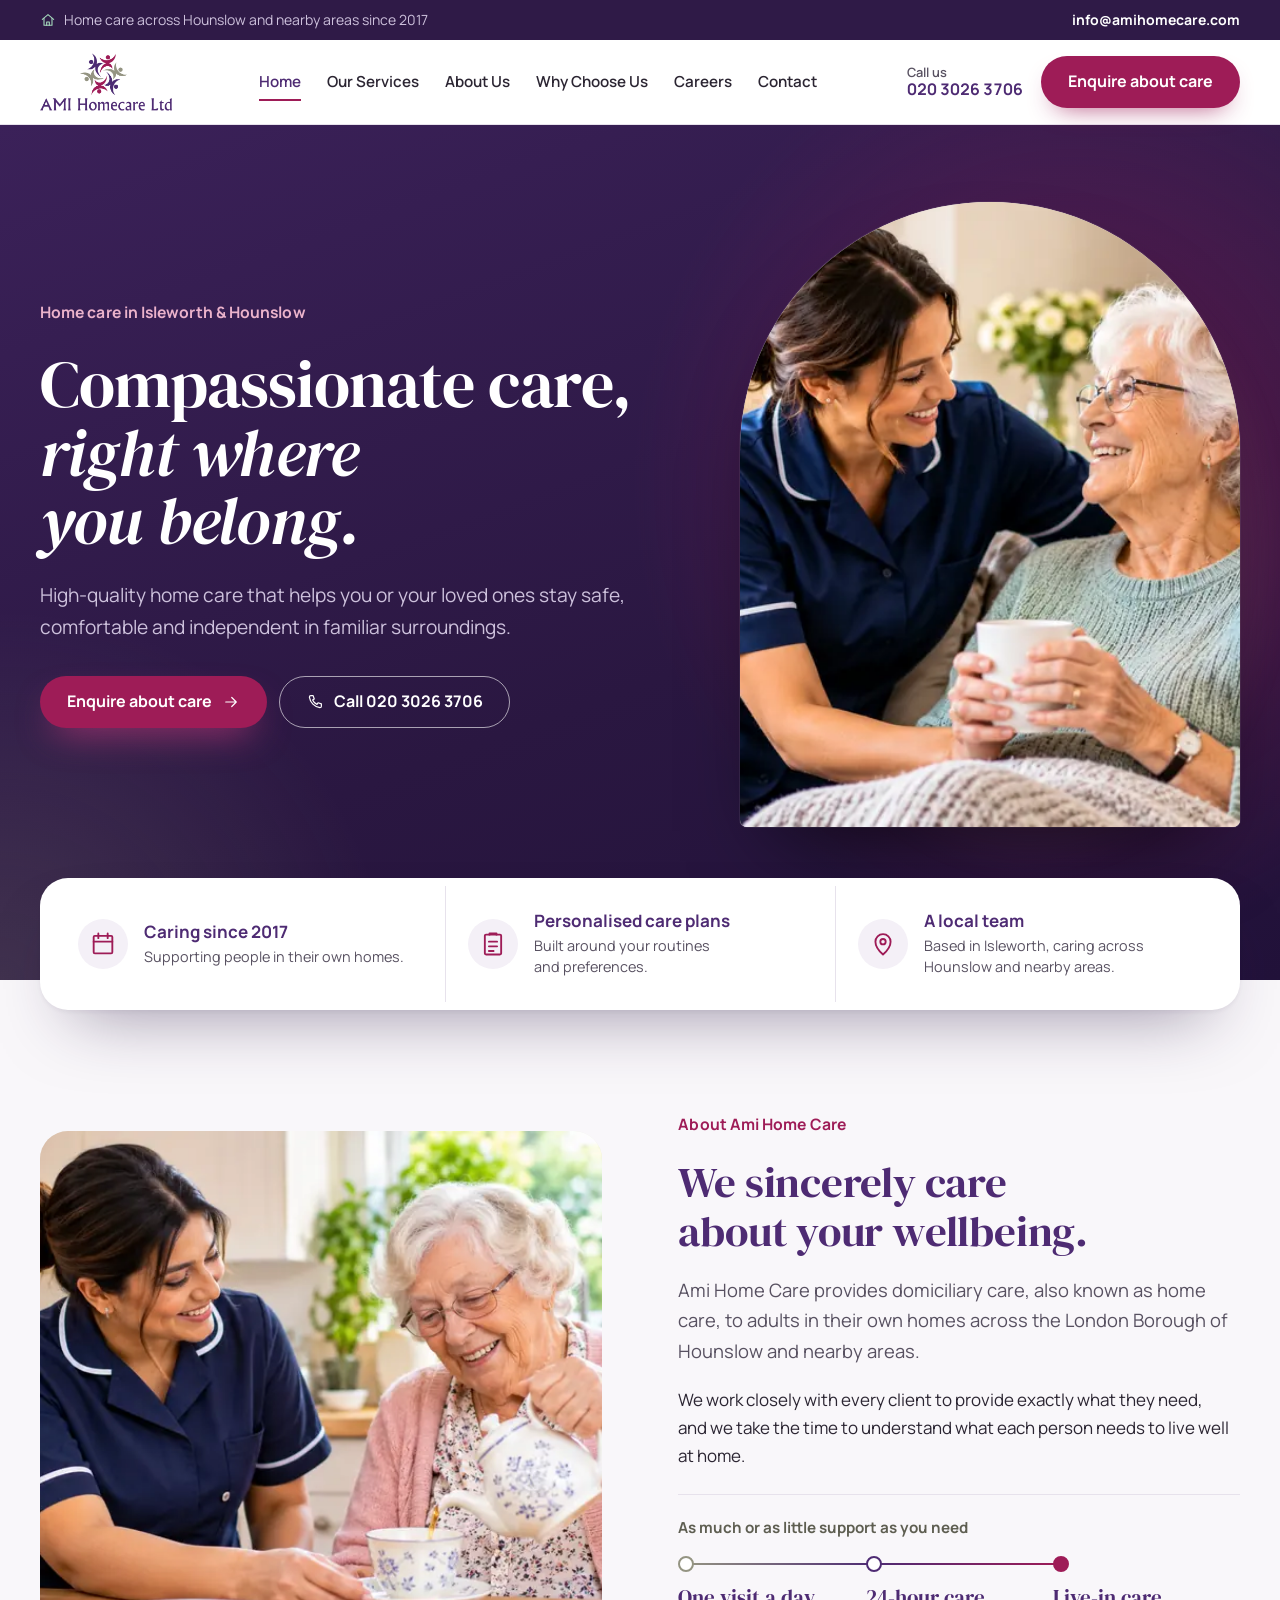
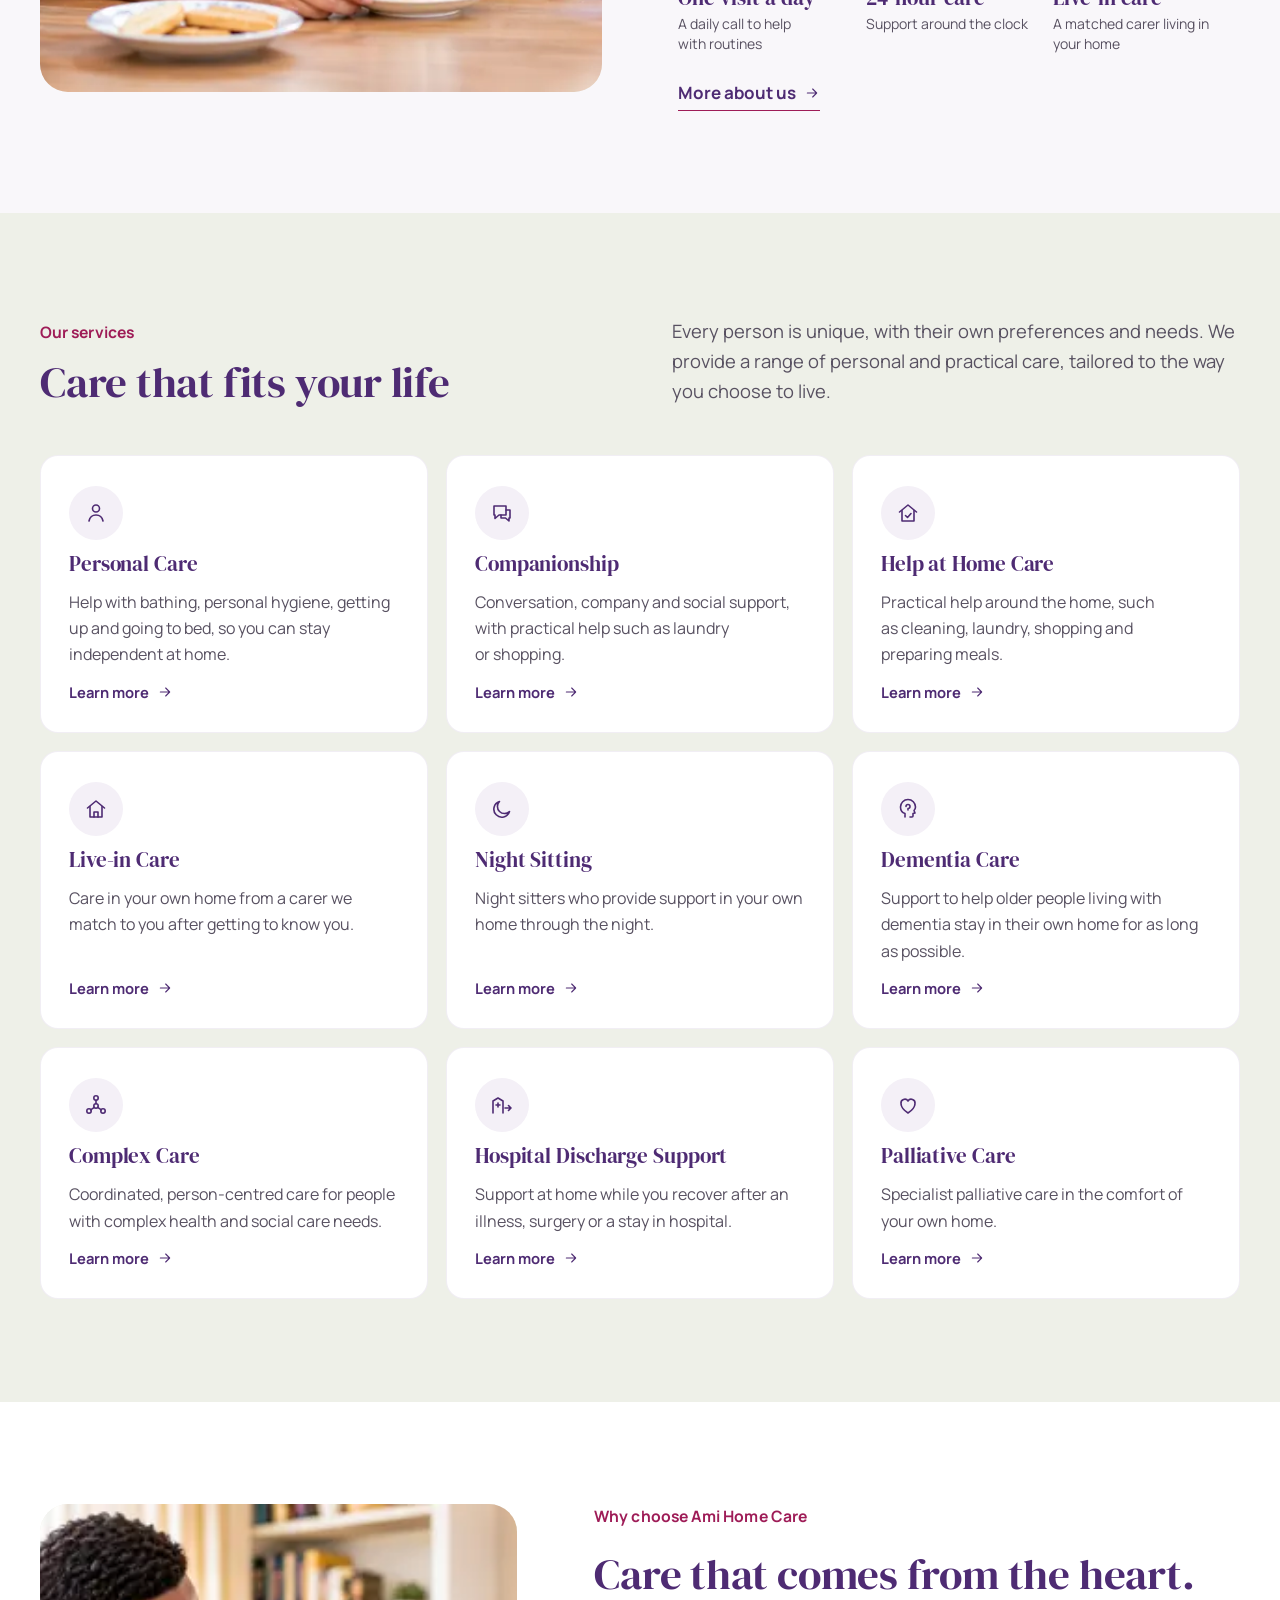
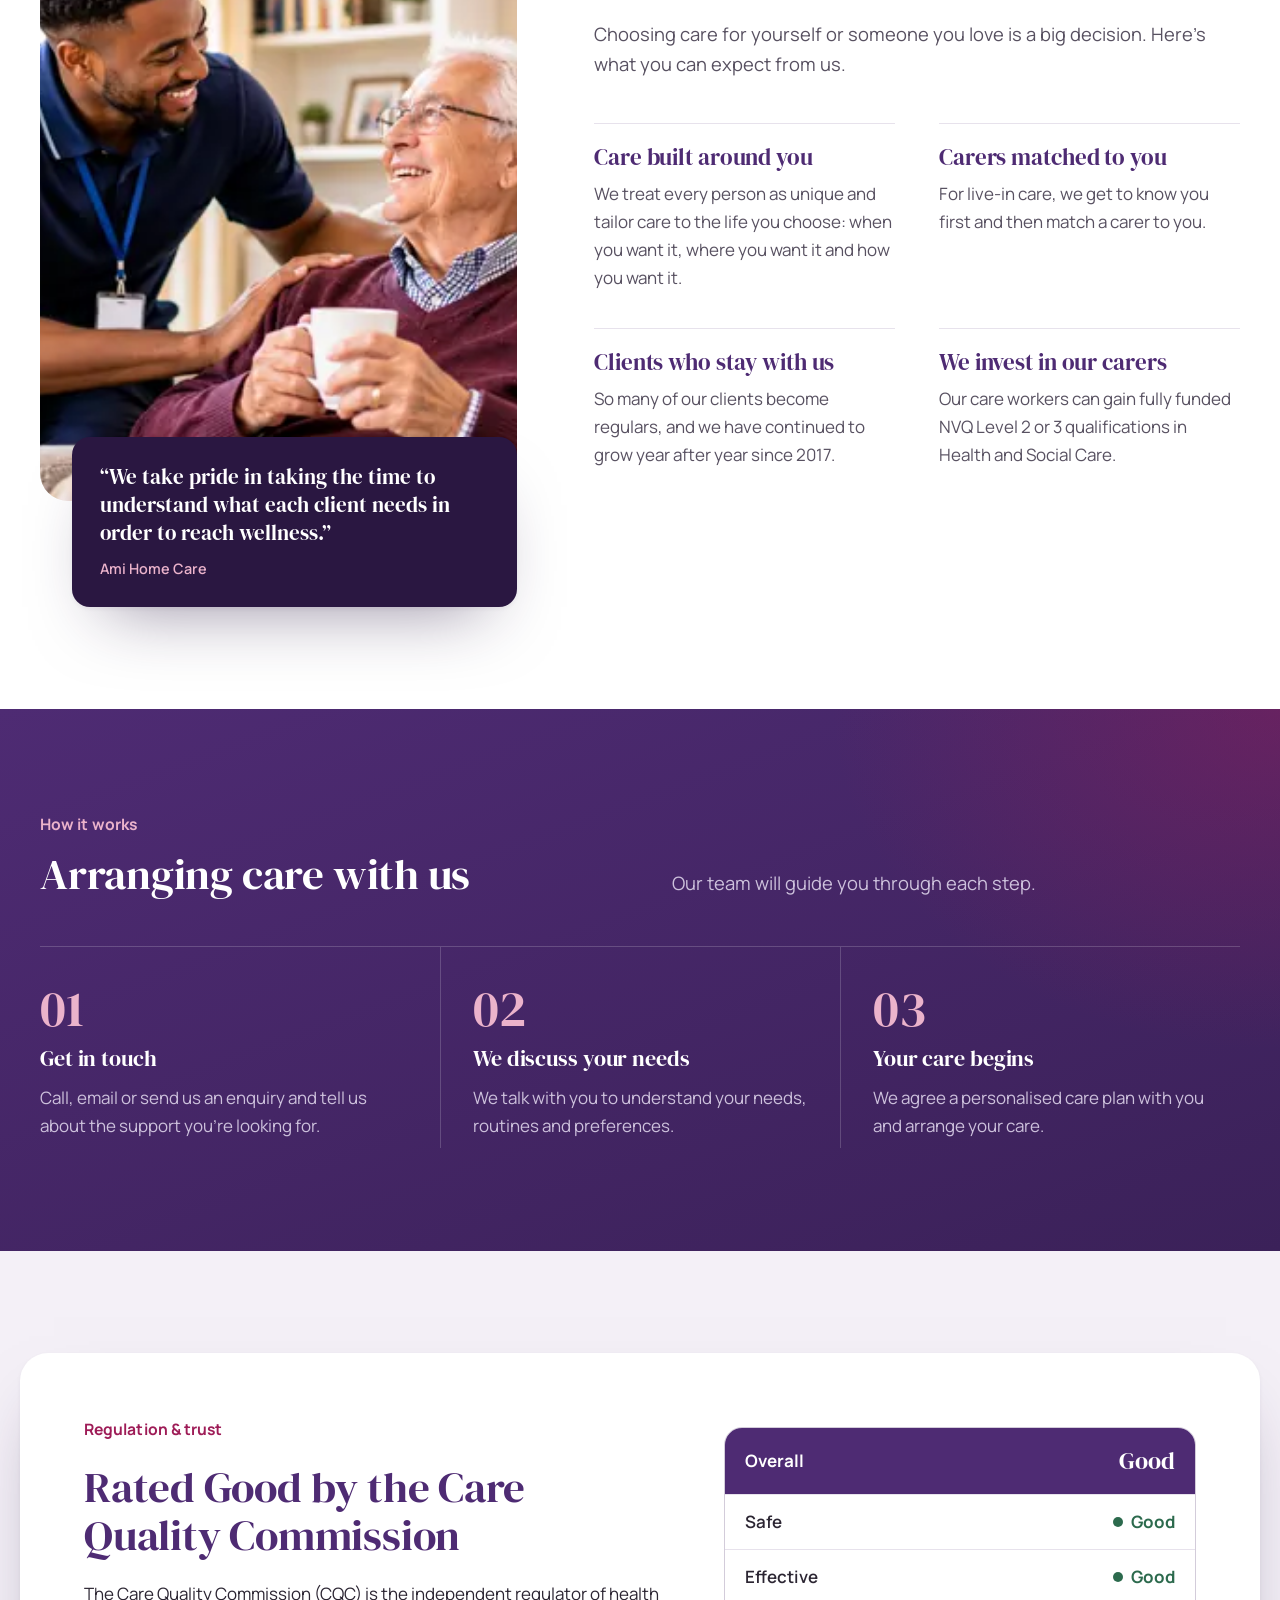
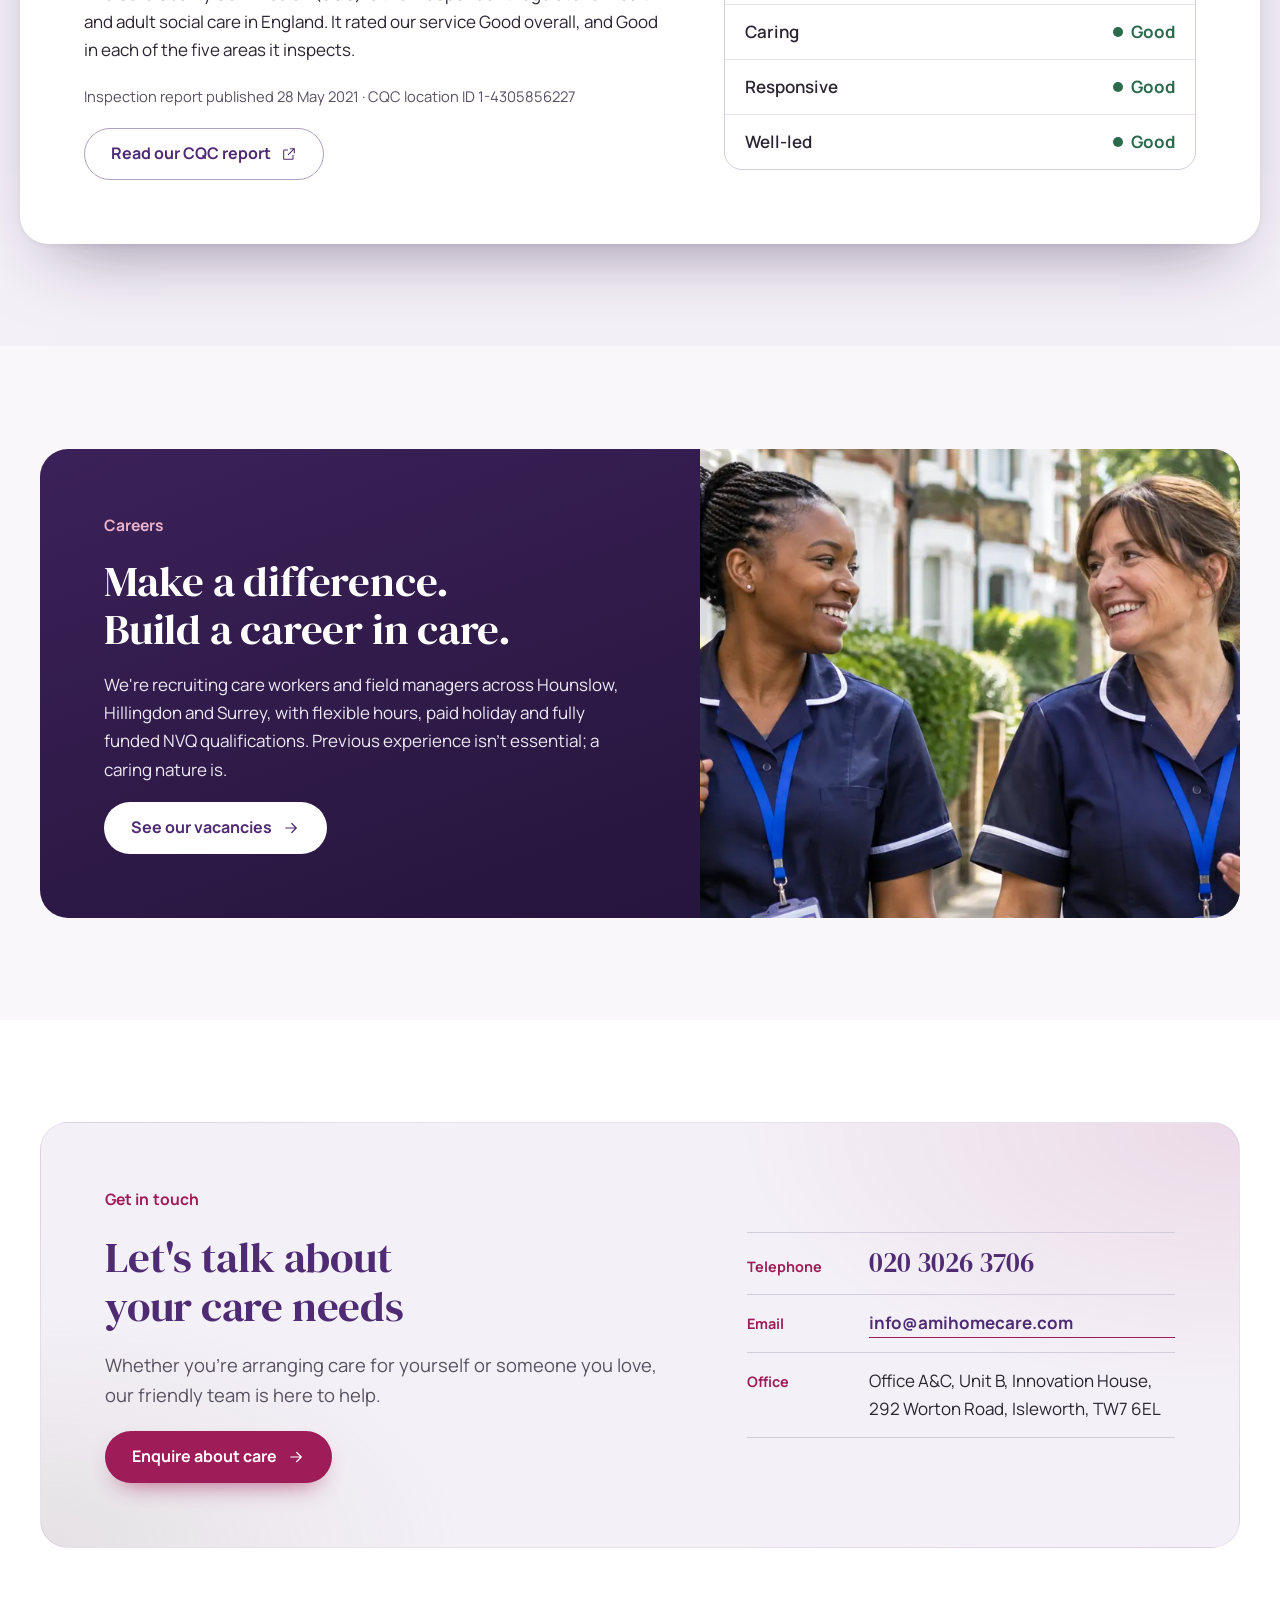
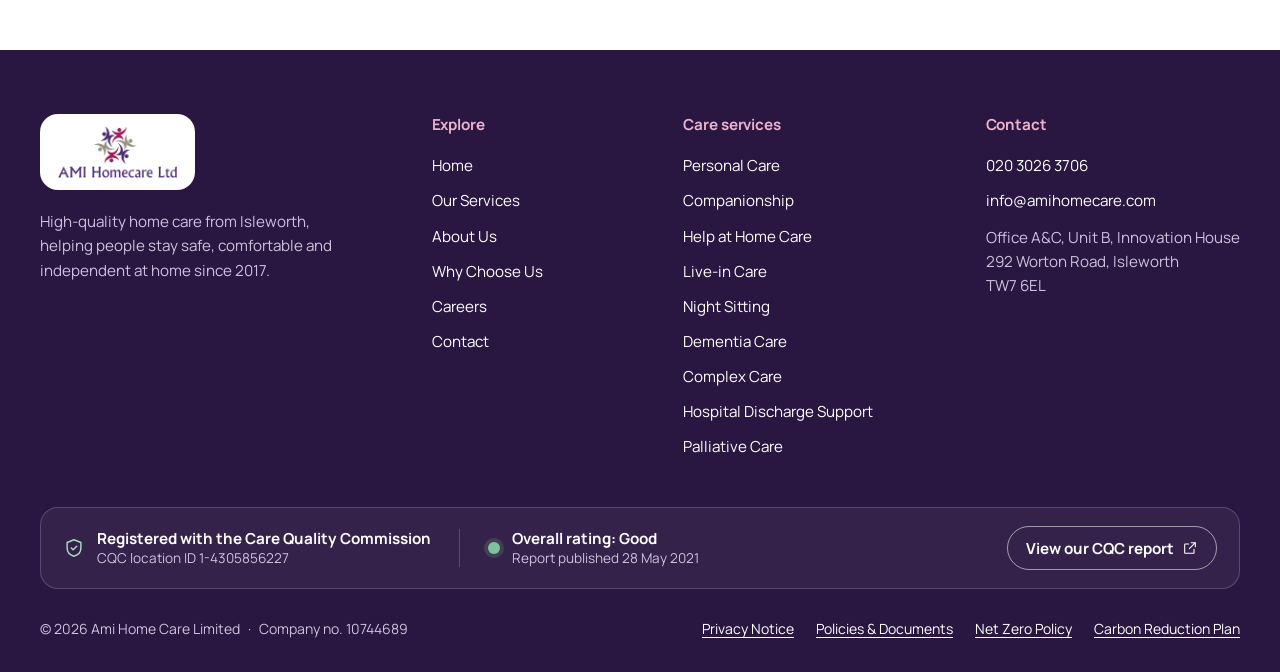
<file: index.html>
<!doctype html>
<html lang="en-GB">
<head>
<meta charset="utf-8">
<meta name="viewport" content="width=device-width, initial-scale=1, viewport-fit=cover">
<title>Home Care in Isleworth &amp; Hounslow | Ami Home Care</title>
<meta name="description" content="Ami Home Care provides personal care, companionship, live-in, dementia and specialist care at home across Hounslow and nearby areas. Rated Good by the CQC.">
<link rel="canonical" href="https://amihomecare.com/">
<meta name="theme-color" content="#4E2B73">
<meta property="og:type" content="website">
<meta property="og:site_name" content="Ami Home Care">
<meta property="og:locale" content="en_GB">
<meta property="og:title" content="Home Care in Isleworth &amp; Hounslow">
<meta property="og:description" content="Ami Home Care provides personal care, companionship, live-in, dementia and specialist care at home across Hounslow and nearby areas. Rated Good by the CQC.">
<meta property="og:url" content="https://amihomecare.com/">
<meta property="og:image" content="https://amihomecare.com/img/og-image.jpg">
<meta property="og:image:width" content="1200">
<meta property="og:image:height" content="630">
<meta property="og:image:alt" content="A carer smiling with an older woman at home, with the Ami Home Care logo">
<meta name="twitter:card" content="summary_large_image">
<link rel="icon" href="favicon.ico" sizes="48x48">
<link rel="icon" href="img/favicon-32.png" type="image/png" sizes="32x32">
<link rel="apple-touch-icon" href="apple-touch-icon.png">
<link rel="manifest" href="site.webmanifest">
<link rel="preconnect" href="https://fonts.googleapis.com">
<link rel="preconnect" href="https://fonts.gstatic.com" crossorigin>
<link rel="stylesheet" href="https://fonts.googleapis.com/css2?family=DM+Serif+Display:ital@0;1&amp;family=Manrope:wght@400..800&amp;display=swap">
<link rel="stylesheet" href="css/styles.css?v=20261123a">
<script src="js/main.js?v=20261123a" async></script>
<script type="application/ld+json">
{"@context":"https://schema.org","@type":"HomeHealthCareService","@id":"https://amihomecare.com/#organisation","name":"Ami Home Care","legalName":"Ami Home Care Limited","url":"https://amihomecare.com/","logo":"https://amihomecare.com/logo.png","image":"https://amihomecare.com/img/og-image.jpg","telephone":"+44 20 3026 3706","email":"info@amihomecare.com","foundingDate":"2017","address":{"@type":"PostalAddress","streetAddress":"Office A&C, Unit B, Innovation House, 292 Worton Road","addressLocality":"Isleworth","postalCode":"TW7 6EL","addressCountry":"GB"},"areaServed":[{"@type":"AdministrativeArea","name":"London Borough of Hounslow"},{"@type":"AdministrativeArea","name":"London Borough of Hillingdon"},{"@type":"AdministrativeArea","name":"Surrey"}],"sameAs":["https://www.cqc.org.uk/location/1-4305856227"]}
</script>
</head>
<body class="page-home">
<svg xmlns="http://www.w3.org/2000/svg" class="sprite" aria-hidden="true" focusable="false">
<symbol id="i-arrow" viewBox="0 0 24 24"><path d="M5 12h14M13 6l6 6-6 6"/></symbol>
<symbol id="i-check" viewBox="0 0 24 24"><path d="M5 12.5l4.5 4.5L19 7.5"/></symbol>
<symbol id="i-info" viewBox="0 0 24 24"><circle cx="12" cy="12" r="9"/><path d="M12 11v5M12 8h.01"/></symbol>
<symbol id="i-alert" viewBox="0 0 24 24"><path d="M12 4 2.8 19.5h18.4zM12 10v4M12 17h.01"/></symbol>
<symbol id="i-phone" viewBox="0 0 24 24"><path d="M6.5 3.5h3l1.5 4.5-2.2 1.4a11.5 11.5 0 0 0 5.8 5.8l1.4-2.2 4.5 1.5v3a2 2 0 0 1-2 2A16.5 16.5 0 0 1 4.5 5.5a2 2 0 0 1 2-2z"/></symbol>
<symbol id="i-mail" viewBox="0 0 24 24"><rect x="3" y="5" width="18" height="14" rx="1.5"/><path d="M3.5 6.5 12 13l8.5-6.5"/></symbol>
<symbol id="i-pin" viewBox="0 0 24 24"><path d="M12 21s-6.5-5.8-6.5-11a6.5 6.5 0 0 1 13 0c0 5.2-6.5 11-6.5 11z"/><circle cx="12" cy="10" r="2.3"/></symbol>
<symbol id="i-external" viewBox="0 0 24 24"><path d="M14 4h6v6M20 4l-9 9M18 14v5a1 1 0 0 1-1 1H5a1 1 0 0 1-1-1V7a1 1 0 0 1 1-1h5"/></symbol>
<symbol id="i-copy" viewBox="0 0 24 24"><rect x="8" y="8" width="12" height="12" rx="1.5"/><path d="M16 8V5a1 1 0 0 0-1-1H5a1 1 0 0 0-1 1v10a1 1 0 0 0 1 1h3"/></symbol>
<symbol id="i-eye" viewBox="0 0 24 24"><path d="M2.5 12S6 5.5 12 5.5 21.5 12 21.5 12 18 18.5 12 18.5 2.5 12 2.5 12z"/><circle cx="12" cy="12" r="3"/></symbol>
<symbol id="i-person" viewBox="0 0 24 24"><circle cx="12" cy="7.5" r="3.5"/><path d="M5 20c.8-3.8 3.6-6 7-6s6.2 2.2 7 6"/></symbol>
<symbol id="i-chat" viewBox="0 0 24 24"><path d="M4 5h12v9H9l-4 3.5V14H4z"/><path d="M16 9h4v8h-1v3l-3.5-3H11v-3"/></symbol>
<symbol id="i-home" viewBox="0 0 24 24"><path d="M3.5 11 12 4l8.5 7"/><path d="M6 9.5V20h12V9.5"/><path d="M10 20v-5h4v5"/></symbol>
<symbol id="i-moon" viewBox="0 0 24 24"><path d="M19.5 14.5A8 8 0 1 1 9.5 4.5a6.5 6.5 0 0 0 10 10z"/></symbol>
<symbol id="i-heart" viewBox="0 0 24 24"><path d="M12 20s-7-4.3-7-9.5A3.8 3.8 0 0 1 12 8a3.8 3.8 0 0 1 7 2.5C19 15.7 12 20 12 20z"/></symbol>
<symbol id="i-mind" viewBox="0 0 24 24"><path d="M9 20v-3.5C6.2 15.6 4.5 13 4.5 10a7.5 7.5 0 0 1 15 0c0 1.5-.5 2.6-1.5 3.5l1 2.5-2 .5V19a1 1 0 0 1-1 1h-2"/><path d="M10 9.5a2 2 0 1 1 2 2v1.5"/></symbol>
<symbol id="i-nodes" viewBox="0 0 24 24"><circle cx="12" cy="5" r="2.2"/><circle cx="5" cy="18" r="2.2"/><circle cx="19" cy="18" r="2.2"/><circle cx="12" cy="13" r="2.2"/><path d="M12 7.2v3.6M10.3 14.4l-3.6 2.4M13.7 14.4l3.6 2.4"/></symbol>
<symbol id="i-discharge" viewBox="0 0 24 24"><path d="M3 20V8l5-3 5 3v12"/><path d="M8 10v4M6 12h4"/><path d="M15 15h6M18.5 12.5 21 15l-2.5 2.5"/></symbol>
<symbol id="i-helphome" viewBox="0 0 24 24"><path d="M3.5 11 12 4l8.5 7"/><path d="M6 9.5V20h12V9.5"/><path d="M9.5 14.5l2 2 3.5-4"/></symbol>
<symbol id="i-shield" viewBox="0 0 24 24"><path d="M12 3l7.5 3v6c0 4.6-3.2 7.7-7.5 9-4.3-1.3-7.5-4.4-7.5-9V6z"/><path d="M9 12l2 2 4-4"/></symbol>
<symbol id="i-plan" viewBox="0 0 24 24"><rect x="5" y="4" width="14" height="17" rx="1"/><path d="M9 4V3h6v1M8.5 10h7M8.5 14h7M8.5 18h4"/></symbol>
<symbol id="i-cal" viewBox="0 0 24 24"><rect x="4" y="5" width="16" height="15" rx="1"/><path d="M4 10h16M8 3v4M16 3v4"/></symbol>
<symbol id="i-doc" viewBox="0 0 24 24"><path d="M6 3h8l4 4v14H6z"/><path d="M14 3v4h4M9 12h6M9 16h6"/></symbol>
</svg>
<a class="skip-link" href="#main">Skip to main content</a>
<div class="topbar on-dark">
  <div class="wrap topbar__inner">
    <p class="topbar__note"><svg class="icon" width="16" height="16" aria-hidden="true" focusable="false"><use href="#i-home"></use></svg>Home care across Hounslow and nearby areas since 2017</p>
    <p class="topbar__contact"><span class="visually-hidden">Contact us: </span><a class="topbar__tel" href="tel:+442030263706">020 3026 3706</a><span class="topbar__sep" aria-hidden="true"> · </span><a href="mailto:info@amihomecare.com">info@amihomecare.com</a></p>
  </div>
</div>
<header class="site-header" id="site-header">
  <div class="wrap nav">
    <a class="logo" href="index.html"><img src="img/logo-trimmed.png" alt="Ami Home Care home page" width="500" height="219"></a>
    <nav class="menu-nav" aria-label="Main">
      <ul class="menu">
        <li><a href="index.html" aria-current="page">Home</a></li>
        <li><a href="services.html">Our Services</a></li>
        <li><a href="about.html">About Us</a></li>
        <li><a href="index.html#why">Why Choose Us</a></li>
        <li><a href="careers.html">Careers</a></li>
        <li><a href="contact.html">Contact</a></li>
      </ul>
    </nav>
    <div class="nav__actions">
      <a class="nav-call" href="tel:+442030263706"><small>Call us</small><b>020 3026 3706</b></a>
      <a class="btn btn--primary nav__cta" href="contact.html">Enquire about care</a>
      <button class="menu-toggle" id="menu-toggle" type="button" aria-expanded="false" aria-controls="drawer" aria-label="Open menu"><span class="menu-toggle__bars" aria-hidden="true"></span></button>
    </div>
  </div>
  <nav class="drawer" id="drawer" aria-label="Main (mobile)">
    <div class="wrap">
      <ul class="drawer__list">
        <li><a class="drawer__link" href="index.html" aria-current="page">Home</a></li>
        <li><a class="drawer__link" href="services.html">Our Services</a></li>
        <li><a class="drawer__link" href="about.html">About Us</a></li>
        <li><a class="drawer__link" href="index.html#why">Why Choose Us</a></li>
        <li><a class="drawer__link" href="careers.html">Careers</a></li>
        <li><a class="drawer__link" href="contact.html">Contact</a></li>
        <li><a class="drawer__link" href="policies.html">Policies &amp; Documents</a></li>
      </ul>
      <div class="drawer__cta">
        <a class="btn btn--primary" href="contact.html">Enquire about care</a>
        <a class="btn btn--secondary" href="tel:+442030263706"><svg class="icon" width="18" height="18" aria-hidden="true" focusable="false"><use href="#i-phone"></use></svg> Call 020 3026 3706</a>
      </div>
    </div>
  </nav>
</header>
<main id="main" tabindex="-1">
<section class="hero on-dark" aria-labelledby="hero-title">
  <div class="wrap hero__grid">
    <div class="hero__text">
      <p class="eyebrow anim">Home care in Isleworth &amp; Hounslow</p>
      <h1 id="hero-title" class="anim">Compassionate care, <span class="accent">right where you belong.</span></h1>
      <p class="lead anim">High-quality home care that helps you or your loved ones stay safe, comfortable and independent in familiar surroundings.</p>
      <div class="btn-row anim">
        <a class="btn btn--primary" href="contact.html">Enquire about care <svg class="icon" width="18" height="18" aria-hidden="true" focusable="false"><use href="#i-arrow"></use></svg></a>
        <a class="btn btn--outline-light" href="tel:+442030263706"><svg class="icon" width="18" height="18" aria-hidden="true" focusable="false"><use href="#i-phone"></use></svg> Call 020 3026 3706</a>
      </div>
    </div>
    <div class="hero__media">
      <figure class="media ratio-4x5"><img src="img/hero-800.webp" srcset="img/hero-480.webp 480w, img/hero-800.webp 800w, img/hero-1200.webp 1200w, img/hero-1536.webp 1536w" sizes="(min-width: 1240px) 540px, (min-width: 861px) 44vw, calc(100vw - 56px)" width="1536" height="1024" alt="A carer in a navy uniform sharing a warm moment with a smiling older woman on her sofa at home" fetchpriority="high" decoding="async" style="object-position:57% 40%"></figure>
    </div>
  </div>
</section>

<section class="trust" aria-label="Ami Home Care at a glance">
  <div class="wrap">
    <ul class="trust__list">
      <li><svg class="icon" width="28" height="28" aria-hidden="true" focusable="false"><use href="#i-cal"></use></svg><p><strong>Caring since 2017</strong><span>Supporting people in their own homes.</span></p></li>
      <li><svg class="icon" width="28" height="28" aria-hidden="true" focusable="false"><use href="#i-plan"></use></svg><p><strong>Personalised care plans</strong><span>Built around your routines and preferences.</span></p></li>
      <li><svg class="icon" width="28" height="28" aria-hidden="true" focusable="false"><use href="#i-pin"></use></svg><p><strong>A local team</strong><span>Based in Isleworth, caring across Hounslow and nearby areas.</span></p></li>
    </ul>
  </div>
</section>

<section class="section" aria-labelledby="intro-title">
  <div class="wrap split">
    <figure class="media ratio-1x1"><img src="img/tea-kitchen-800.webp" srcset="img/tea-kitchen-480.webp 480w, img/tea-kitchen-800.webp 800w, img/tea-kitchen-1200.webp 1200w, img/tea-kitchen-1536.webp 1536w" sizes="(min-width: 1240px) 556px, (min-width: 861px) 45vw, calc(100vw - 40px)" width="1536" height="1024" alt="A carer and an older woman laughing together as she pours tea at her kitchen table" loading="lazy" decoding="async" style="object-position:55% 50%"></figure>
    <div class="stack reveal">
      <p class="eyebrow">About Ami Home Care</p>
      <h2 id="intro-title">We sincerely care about your wellbeing.</h2>
      <p class="lead">Ami Home Care provides domiciliary care, also known as home care, to adults in their own homes across the London Borough of Hounslow and nearby areas.</p>
      <p>We work closely with every client to provide exactly what they need, and we take the time to understand what each person needs to live well at home.</p>
      <div class="scale">
        <p class="scale__label" id="scale-label">As much or as little support as you need</p>
        <ol aria-labelledby="scale-label">
          <li><strong>One visit a day</strong><span>A daily call to help with routines</span></li>
          <li><strong>24-hour care</strong><span>Support around the clock</span></li>
          <li><strong>Live-in care</strong><span>A matched carer living in your home</span></li>
        </ol>
      </div>
      <p><a class="text-link" href="about.html">More about us <svg class="icon" width="16" height="16" aria-hidden="true" focusable="false"><use href="#i-arrow"></use></svg></a></p>
    </div>
  </div>
</section>

<section class="section bg-sage" aria-labelledby="services-title">
  <div class="wrap">
    <div class="section-head reveal">
      <div class="stack stack--sm"><p class="eyebrow">Our services</p><h2 id="services-title">Care that fits your life</h2></div>
      <p class="lead">Every person is unique, with their own preferences and needs. We provide a range of personal and practical care, tailored to the way you choose to live.</p>
    </div>
    <ul class="cards">
      <li class="card"><span class="card__icon"><svg class="icon" width="24" height="24" aria-hidden="true" focusable="false"><use href="#i-person"></use></svg></span><h3><a class="card__link" href="services.html#personal-care">Personal Care</a></h3><p>Help with bathing, personal hygiene, getting up and going to bed, so you can stay independent at home.</p><span class="card__more" aria-hidden="true">Learn more <svg class="icon" width="16" height="16" aria-hidden="true" focusable="false"><use href="#i-arrow"></use></svg></span></li>
      <li class="card"><span class="card__icon"><svg class="icon" width="24" height="24" aria-hidden="true" focusable="false"><use href="#i-chat"></use></svg></span><h3><a class="card__link" href="services.html#companionship">Companionship</a></h3><p>Conversation, company and social support, with practical help such as laundry or shopping.</p><span class="card__more" aria-hidden="true">Learn more <svg class="icon" width="16" height="16" aria-hidden="true" focusable="false"><use href="#i-arrow"></use></svg></span></li>
      <li class="card"><span class="card__icon"><svg class="icon" width="24" height="24" aria-hidden="true" focusable="false"><use href="#i-helphome"></use></svg></span><h3><a class="card__link" href="services.html#help-at-home">Help at Home Care</a></h3><p>Practical help around the home, such as cleaning, laundry, shopping and preparing meals.</p><span class="card__more" aria-hidden="true">Learn more <svg class="icon" width="16" height="16" aria-hidden="true" focusable="false"><use href="#i-arrow"></use></svg></span></li>
      <li class="card"><span class="card__icon"><svg class="icon" width="24" height="24" aria-hidden="true" focusable="false"><use href="#i-home"></use></svg></span><h3><a class="card__link" href="services.html#live-in-care">Live-in Care</a></h3><p>Care in your own home from a carer we match to you after getting to know you.</p><span class="card__more" aria-hidden="true">Learn more <svg class="icon" width="16" height="16" aria-hidden="true" focusable="false"><use href="#i-arrow"></use></svg></span></li>
      <li class="card"><span class="card__icon"><svg class="icon" width="24" height="24" aria-hidden="true" focusable="false"><use href="#i-moon"></use></svg></span><h3><a class="card__link" href="services.html#night-sitting">Night Sitting</a></h3><p>Night sitters who provide support in your own home through the night.</p><span class="card__more" aria-hidden="true">Learn more <svg class="icon" width="16" height="16" aria-hidden="true" focusable="false"><use href="#i-arrow"></use></svg></span></li>
      <li class="card"><span class="card__icon"><svg class="icon" width="24" height="24" aria-hidden="true" focusable="false"><use href="#i-mind"></use></svg></span><h3><a class="card__link" href="services.html#dementia-care">Dementia Care</a></h3><p>Support to help older people living with dementia stay in their own home for as long as possible.</p><span class="card__more" aria-hidden="true">Learn more <svg class="icon" width="16" height="16" aria-hidden="true" focusable="false"><use href="#i-arrow"></use></svg></span></li>
      <li class="card"><span class="card__icon"><svg class="icon" width="24" height="24" aria-hidden="true" focusable="false"><use href="#i-nodes"></use></svg></span><h3><a class="card__link" href="services.html#complex-care">Complex Care</a></h3><p>Coordinated, person-centred care for people with complex health and social care needs.</p><span class="card__more" aria-hidden="true">Learn more <svg class="icon" width="16" height="16" aria-hidden="true" focusable="false"><use href="#i-arrow"></use></svg></span></li>
      <li class="card"><span class="card__icon"><svg class="icon" width="24" height="24" aria-hidden="true" focusable="false"><use href="#i-discharge"></use></svg></span><h3><a class="card__link" href="services.html#hospital-discharge">Hospital Discharge Support</a></h3><p>Support at home while you recover after an illness, surgery or a stay in hospital.</p><span class="card__more" aria-hidden="true">Learn more <svg class="icon" width="16" height="16" aria-hidden="true" focusable="false"><use href="#i-arrow"></use></svg></span></li>
      <li class="card"><span class="card__icon"><svg class="icon" width="24" height="24" aria-hidden="true" focusable="false"><use href="#i-heart"></use></svg></span><h3><a class="card__link" href="services.html#palliative-care">Palliative Care</a></h3><p>Specialist palliative care in the comfort of your own home.</p><span class="card__more" aria-hidden="true">Learn more <svg class="icon" width="16" height="16" aria-hidden="true" focusable="false"><use href="#i-arrow"></use></svg></span></li>
    </ul>
  </div>
</section>

<section class="section bg-white" id="why" aria-labelledby="why-title">
  <div class="wrap why">
    <div class="why__media">
      <figure class="media ratio-4x5"><img src="img/companionship-800.webp" srcset="img/companionship-480.webp 480w, img/companionship-800.webp 800w, img/companionship-1200.webp 1200w, img/companionship-1536.webp 1536w" sizes="(min-width: 1240px) 470px, (min-width: 901px) 38vw, calc(100vw - 40px)" width="1536" height="1024" alt="A smiling carer resting a hand on an older man&#x27;s shoulder as he enjoys a cup of tea in his armchair" loading="lazy" decoding="async" style="object-position:62% 35%"></figure>
      <figure class="quote">
        <blockquote><p>“We take pride in taking the time to understand what each client needs in order to reach wellness.”</p></blockquote>
        <figcaption>Ami Home Care</figcaption>
      </figure>
    </div>
    <div>
      <div class="stack reveal">
        <p class="eyebrow">Why choose Ami Home Care</p>
        <h2 id="why-title">Care that comes from the heart.</h2>
        <p class="lead">Choosing care for yourself or someone you love is a big decision. Here's what you can expect from us.</p>
      </div>
      <ul class="benefits">
        <li class="reveal"><h3>Care built around you</h3><p>We treat every person as unique and tailor care to the life you choose: when you want it, where you want it and how you want it.</p></li>
        <li class="reveal"><h3>Carers matched to you</h3><p>For live-in care, we get to know you first and then match a carer to you.</p></li>
        <li class="reveal"><h3>Clients who stay with us</h3><p>So many of our clients become regulars, and we have continued to grow year after year since 2017.</p></li>
        <li class="reveal"><h3>We invest in our carers</h3><p>Our care workers can gain fully funded NVQ Level 2 or 3 qualifications in Health and Social Care.</p></li>
      </ul>
    </div>
  </div>
</section>

<section class="section band-plum on-dark" aria-labelledby="steps-title">
  <div class="wrap">
    <div class="section-head reveal">
      <div class="stack stack--sm"><p class="eyebrow">How it works</p><h2 id="steps-title">Arranging care with us</h2></div>
      <p class="lead">Our team will guide you through each step.</p>
    </div>
    <ol class="steps">
      <li><span class="steps__n" aria-hidden="true">01</span><h3>Get in touch</h3><p>Call, email or send us an enquiry and tell us about the support you're looking for.</p></li>
      <li><span class="steps__n" aria-hidden="true">02</span><h3>We discuss your needs</h3><p>We talk with you to understand your needs, routines and preferences.</p></li>
      <li><span class="steps__n" aria-hidden="true">03</span><h3>Your care begins</h3><p>We agree a personalised care plan with you and arrange your care.</p></li>
    </ol>
  </div>
</section>

<section class="section bg-mist" aria-labelledby="cqc-title">
  <div class="wrap cqc">
    <div class="stack">
      <p class="eyebrow">Regulation &amp; trust</p>
      <h2 id="cqc-title">Rated Good by the Care Quality Commission</h2>
      <p>The Care Quality Commission (CQC) is the independent regulator of health and adult social care in England. It rated our service Good overall, and Good in each of the five areas it inspects.</p>
      <p class="cqc__meta">Inspection report published 28 May 2021 · CQC location ID 1-4305856227</p>
      <div class="btn-row"><a class="btn btn--secondary" href="https://www.cqc.org.uk/location/1-4305856227" target="_blank" rel="noopener">Read our CQC report <svg class="icon" width="16" height="16" aria-hidden="true" focusable="false"><use href="#i-external"></use></svg><span class="visually-hidden"> (opens in a new tab)</span></a></div>
    </div>
    <dl class="ratings" aria-label="CQC ratings, report published 28 May 2021">
        <div class="ratings__overall"><dt>Overall</dt><dd>Good</dd></div>
        <div><dt>Safe</dt><dd><span class="ratings__dot" aria-hidden="true"></span>Good</dd></div>
        <div><dt>Effective</dt><dd><span class="ratings__dot" aria-hidden="true"></span>Good</dd></div>
        <div><dt>Caring</dt><dd><span class="ratings__dot" aria-hidden="true"></span>Good</dd></div>
        <div><dt>Responsive</dt><dd><span class="ratings__dot" aria-hidden="true"></span>Good</dd></div>
        <div><dt>Well-led</dt><dd><span class="ratings__dot" aria-hidden="true"></span>Good</dd></div>
      </dl>
  </div>
</section>

<section class="section" aria-labelledby="careers-title">
  <div class="wrap">
    <div class="feature reveal">
      <div class="feature__text">
        <p class="eyebrow">Careers</p>
        <h2 id="careers-title">Make a difference. Build a career in care.</h2>
        <p>We're recruiting care workers and field managers across Hounslow, Hillingdon and Surrey, with flexible hours, paid holiday and fully funded NVQ qualifications. Previous experience isn't essential; a caring nature is.</p>
        <a class="btn btn--light" href="careers.html">See our vacancies <svg class="icon" width="18" height="18" aria-hidden="true" focusable="false"><use href="#i-arrow"></use></svg></a>
      </div>
      <figure class="media"><img src="img/careers-street-800.webp" srcset="img/careers-street-800.webp 800w, img/careers-street-1200.webp 1200w, img/careers-street-1600.webp 1600w, img/careers-street-2033.webp 2033w" sizes="(min-width: 1001px) 1300px, (min-width: 561px) calc((100vw - 40px) * 1.1), calc((100vw - 40px) * 1.75)" width="2033" height="774" alt="Two smiling care workers in navy uniforms chatting as they walk along a tree-lined London street" loading="lazy" decoding="async" style="object-position:62% 50%"></figure>
    </div>
  </div>
</section>

<section class="section cta-band" aria-labelledby="cta-title-home">
  <div class="wrap">
  <div class="cta-band__inner">
    <div class="stack">
      <p class="eyebrow">Get in touch</p>
      <h2 id="cta-title-home">Let's talk about your care needs</h2>
      <p class="lead">Whether you're arranging care for yourself or someone you love, our friendly team is here to help.</p>
      <div class="btn-row"><a class="btn btn--primary" href="contact.html">Enquire about care <svg class="icon" width="18" height="18" aria-hidden="true" focusable="false"><use href="#i-arrow"></use></svg></a></div>
    </div>
    <ul class="contact-list">
      <li><span class="contact-list__label">Telephone</span><a class="contact-list__big" href="tel:+442030263706">020 3026 3706</a></li>
      <li><span class="contact-list__label">Email</span><a href="mailto:info@amihomecare.com">info@amihomecare.com</a></li>
      <li><span class="contact-list__label">Office</span><span>Office A&amp;C, Unit B, Innovation House, 292 Worton Road, Isleworth, TW7 6EL</span></li>
    </ul>
  </div>
  </div>
</section>
</main>
<nav class="callbar" aria-label="Quick contact">
  <a class="btn btn--secondary" href="tel:+442030263706"><svg class="icon" width="18" height="18" aria-hidden="true" focusable="false"><use href="#i-phone"></use></svg> Call us</a>
  <a class="btn btn--primary" href="contact.html">Enquire</a>
</nav>
<div class="cookie" id="cookie" role="region" aria-label="Cookie preferences" hidden>
  <div class="cookie__inner">
    <p><strong>We value your privacy.</strong> We'd like to use analytics cookies to understand how visitors use this website so we can improve it. They are only set if you accept. Read our <a href="privacy.html#website">Privacy Notice</a>.</p>
    <div class="cookie__actions">
      <button type="button" class="btn btn--secondary" data-consent="rejected">Reject analytics</button>
      <button type="button" class="btn btn--plum" data-consent="accepted">Accept analytics</button>
    </div>
  </div>
</div>
<footer class="site-footer on-dark">
  <div class="wrap footer__grid">
    <div class="footer__brand">
      <a class="footer__logo" href="index.html"><img src="img/logo-trimmed.png" alt="Ami Home Care home page" width="500" height="219" loading="lazy"></a>
      <p>High-quality home care from Isleworth, helping people stay safe, comfortable and independent at home since 2017.</p>
    </div>
    <nav aria-labelledby="footer-explore">
      <h2 class="footer__head" id="footer-explore">Explore</h2>
      <ul class="footer__list">
          <li><a href="index.html">Home</a></li>
          <li><a href="services.html">Our Services</a></li>
          <li><a href="about.html">About Us</a></li>
          <li><a href="index.html#why">Why Choose Us</a></li>
          <li><a href="careers.html">Careers</a></li>
          <li><a href="contact.html">Contact</a></li>
      </ul>
    </nav>
    <nav aria-labelledby="footer-services">
      <h2 class="footer__head" id="footer-services">Care services</h2>
      <ul class="footer__list">
          <li><a href="services.html#personal-care">Personal Care</a></li>
          <li><a href="services.html#companionship">Companionship</a></li>
          <li><a href="services.html#help-at-home">Help at Home Care</a></li>
          <li><a href="services.html#live-in-care">Live-in Care</a></li>
          <li><a href="services.html#night-sitting">Night Sitting</a></li>
          <li><a href="services.html#dementia-care">Dementia Care</a></li>
          <li><a href="services.html#complex-care">Complex Care</a></li>
          <li><a href="services.html#hospital-discharge">Hospital Discharge Support</a></li>
          <li><a href="services.html#palliative-care">Palliative Care</a></li>
      </ul>
    </nav>
    <div>
      <h2 class="footer__head">Contact</h2>
      <ul class="footer__list">
        <li><a href="tel:+442030263706">020 3026 3706</a></li>
        <li><a href="mailto:info@amihomecare.com">info@amihomecare.com</a></li>
        <li class="footer__address">Office A&amp;C, Unit B, Innovation House<br>292 Worton Road, Isleworth<br>TW7 6EL</li>
      </ul>
    </div>
  </div>
  <div class="wrap">
    <div class="footer__trust" role="group" aria-label="Care Quality Commission rating">
      <p class="footer__trust-item"><svg class="icon" width="22" height="22" aria-hidden="true" focusable="false"><use href="#i-shield"></use></svg><span><strong>Registered with the Care Quality Commission</strong><span class="footer__trust-sub">CQC location ID 1-4305856227</span></span></p>
      <p class="footer__trust-item footer__trust-rating"><span class="footer__dot" aria-hidden="true"></span><span><strong>Overall rating: Good</strong><span class="footer__trust-sub">Report published 28 May 2021</span></span></p>
      <a class="footer__trust-link" href="https://www.cqc.org.uk/location/1-4305856227" target="_blank" rel="noopener">View our CQC report <svg class="icon" width="16" height="16" aria-hidden="true" focusable="false"><use href="#i-external"></use></svg><span class="visually-hidden"> (opens in a new tab)</span></a>
    </div>
  </div>
  <div class="wrap footer__base">
    <p class="footer__legal">&copy; <span class="js-year">2026</span> Ami Home Care Limited<span class="footer__sep" aria-hidden="true">·</span>Company no. 10744689</p>
    <ul class="footer__links">
      <li><a href="privacy.html">Privacy Notice</a></li>
      <li><a href="policies.html">Policies &amp; Documents</a></li>
      <li><a href="net-zero-policy.html">Net Zero Policy</a></li>
      <li><a href="carbon-reduction-plan.html">Carbon Reduction Plan</a></li>
      <li class="js-cookie-settings" hidden><button type="button" class="linklike" data-cookie-settings>Cookie settings</button></li>
    </ul>
  </div>
</footer>
</body>
</html>
</file>
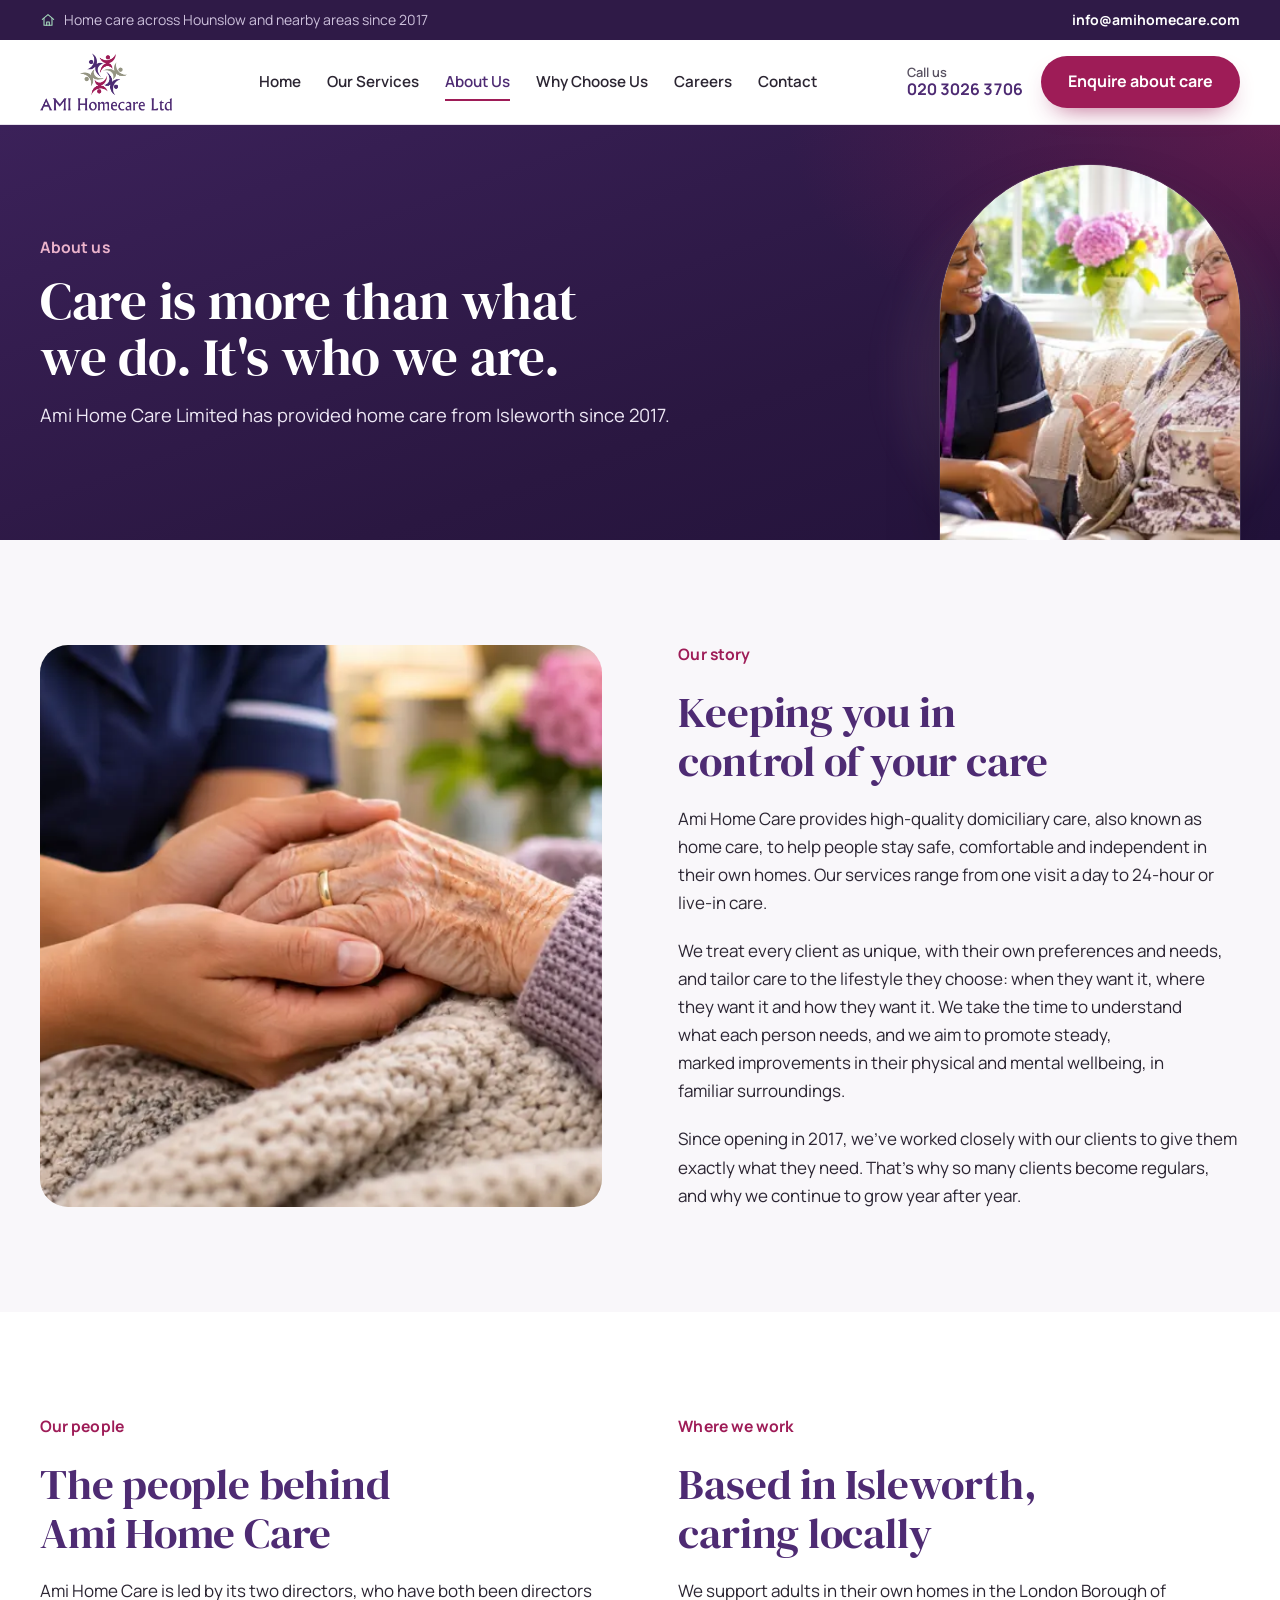
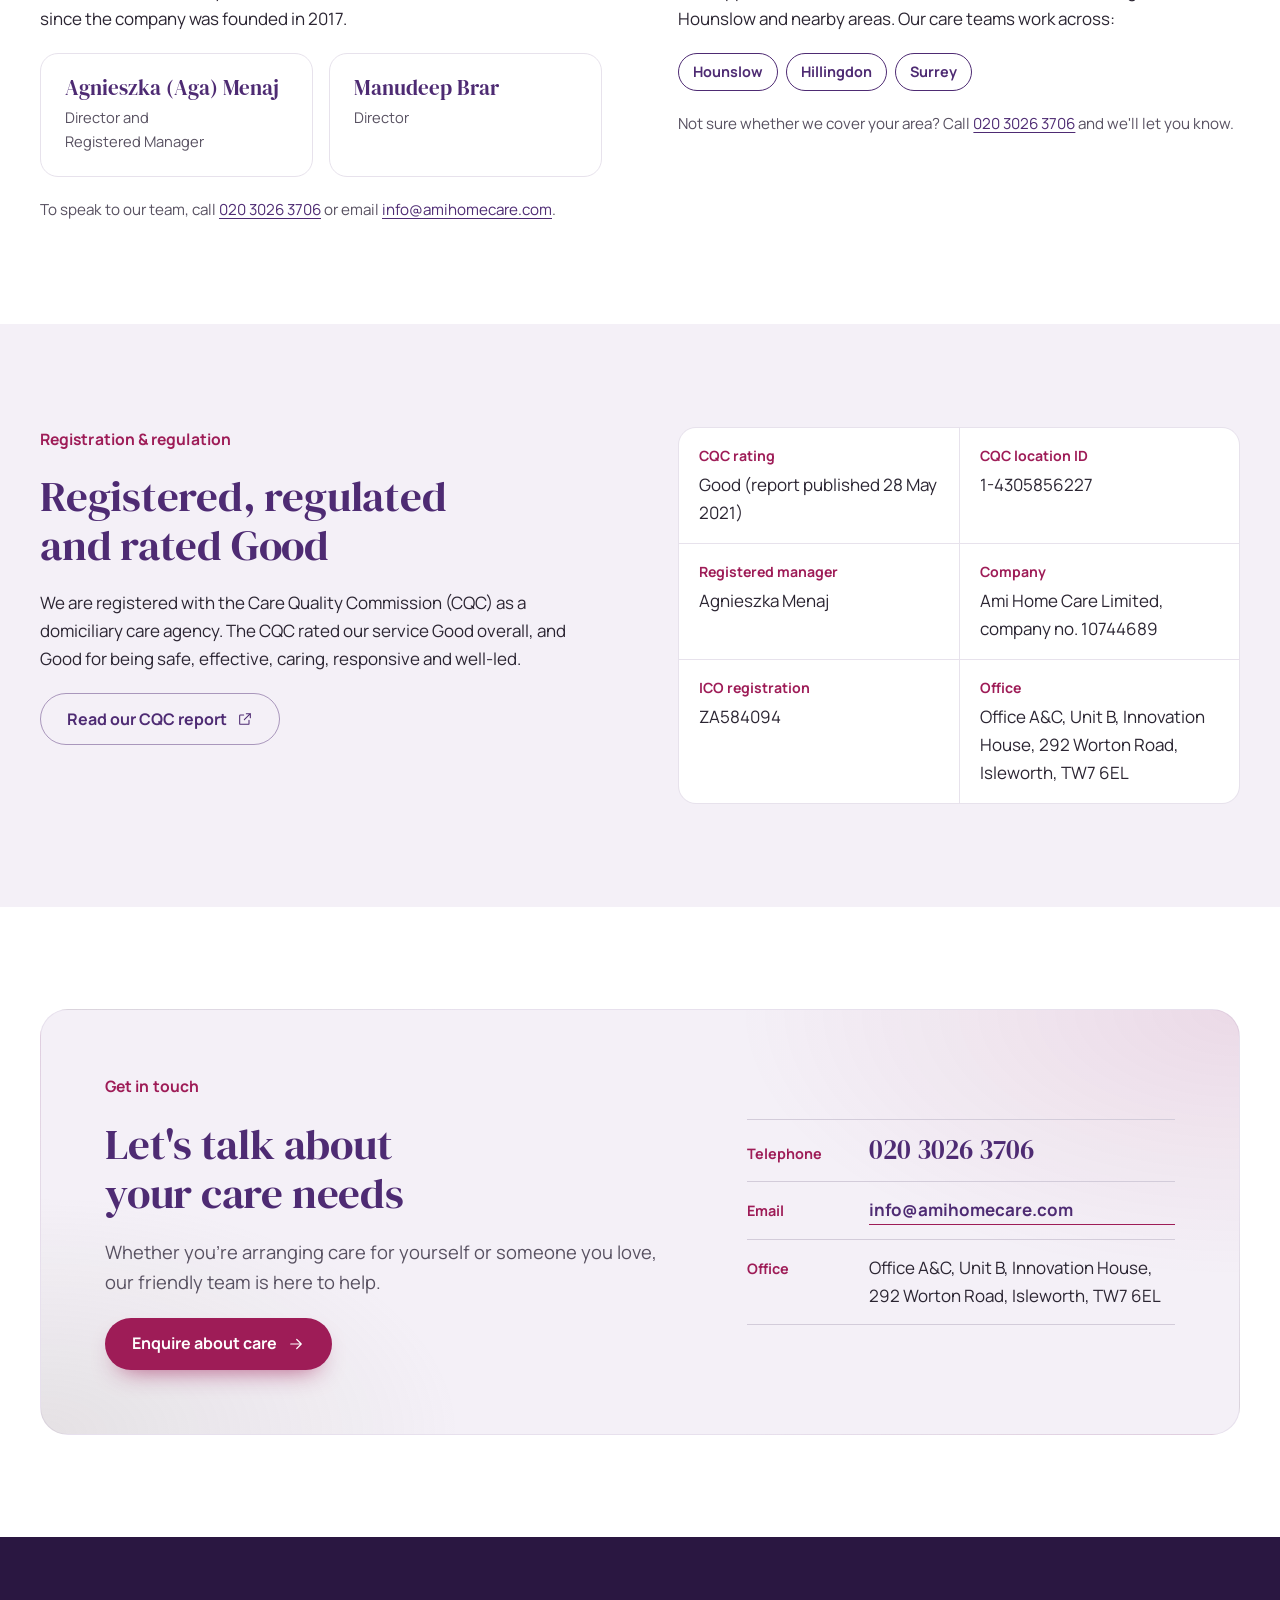
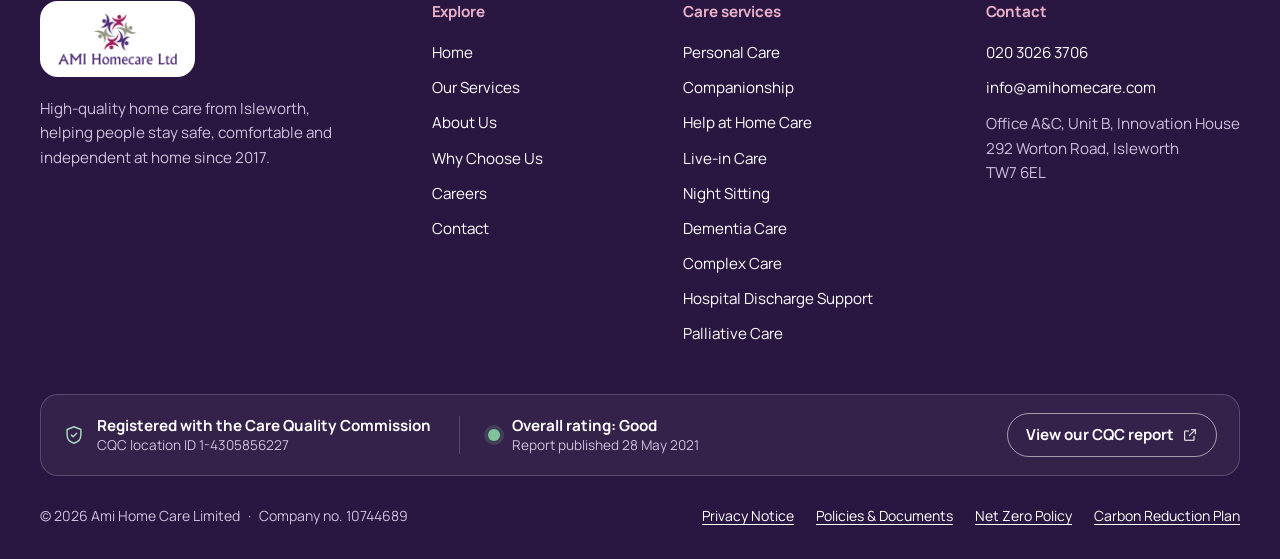
<file: about.html>
<!doctype html>
<html lang="en-GB">
<head>
<meta charset="utf-8">
<meta name="viewport" content="width=device-width, initial-scale=1, viewport-fit=cover">
<title>About Us | Ami Home Care</title>
<meta name="description" content="Ami Home Care Limited has provided home care from Isleworth since 2017. Read about our approach, our directors, our CQC rating and where we work.">
<link rel="canonical" href="https://amihomecare.com/about.html">
<meta name="theme-color" content="#4E2B73">
<meta property="og:type" content="website">
<meta property="og:site_name" content="Ami Home Care">
<meta property="og:locale" content="en_GB">
<meta property="og:title" content="About Us">
<meta property="og:description" content="Ami Home Care Limited has provided home care from Isleworth since 2017. Read about our approach, our directors, our CQC rating and where we work.">
<meta property="og:url" content="https://amihomecare.com/about.html">
<meta property="og:image" content="https://amihomecare.com/img/og-image.jpg">
<meta property="og:image:width" content="1200">
<meta property="og:image:height" content="630">
<meta property="og:image:alt" content="A carer smiling with an older woman at home, with the Ami Home Care logo">
<meta name="twitter:card" content="summary_large_image">
<link rel="icon" href="favicon.ico" sizes="48x48">
<link rel="icon" href="img/favicon-32.png" type="image/png" sizes="32x32">
<link rel="apple-touch-icon" href="apple-touch-icon.png">
<link rel="manifest" href="site.webmanifest">
<link rel="preconnect" href="https://fonts.googleapis.com">
<link rel="preconnect" href="https://fonts.gstatic.com" crossorigin>
<link rel="stylesheet" href="https://fonts.googleapis.com/css2?family=DM+Serif+Display:ital@0;1&amp;family=Manrope:wght@400..800&amp;display=swap">
<link rel="stylesheet" href="css/styles.css?v=20261123a">
<script src="js/main.js?v=20261123a" async></script>
</head>
<body class="page-about">
<svg xmlns="http://www.w3.org/2000/svg" class="sprite" aria-hidden="true" focusable="false">
<symbol id="i-arrow" viewBox="0 0 24 24"><path d="M5 12h14M13 6l6 6-6 6"/></symbol>
<symbol id="i-check" viewBox="0 0 24 24"><path d="M5 12.5l4.5 4.5L19 7.5"/></symbol>
<symbol id="i-info" viewBox="0 0 24 24"><circle cx="12" cy="12" r="9"/><path d="M12 11v5M12 8h.01"/></symbol>
<symbol id="i-alert" viewBox="0 0 24 24"><path d="M12 4 2.8 19.5h18.4zM12 10v4M12 17h.01"/></symbol>
<symbol id="i-phone" viewBox="0 0 24 24"><path d="M6.5 3.5h3l1.5 4.5-2.2 1.4a11.5 11.5 0 0 0 5.8 5.8l1.4-2.2 4.5 1.5v3a2 2 0 0 1-2 2A16.5 16.5 0 0 1 4.5 5.5a2 2 0 0 1 2-2z"/></symbol>
<symbol id="i-mail" viewBox="0 0 24 24"><rect x="3" y="5" width="18" height="14" rx="1.5"/><path d="M3.5 6.5 12 13l8.5-6.5"/></symbol>
<symbol id="i-pin" viewBox="0 0 24 24"><path d="M12 21s-6.5-5.8-6.5-11a6.5 6.5 0 0 1 13 0c0 5.2-6.5 11-6.5 11z"/><circle cx="12" cy="10" r="2.3"/></symbol>
<symbol id="i-external" viewBox="0 0 24 24"><path d="M14 4h6v6M20 4l-9 9M18 14v5a1 1 0 0 1-1 1H5a1 1 0 0 1-1-1V7a1 1 0 0 1 1-1h5"/></symbol>
<symbol id="i-copy" viewBox="0 0 24 24"><rect x="8" y="8" width="12" height="12" rx="1.5"/><path d="M16 8V5a1 1 0 0 0-1-1H5a1 1 0 0 0-1 1v10a1 1 0 0 0 1 1h3"/></symbol>
<symbol id="i-eye" viewBox="0 0 24 24"><path d="M2.5 12S6 5.5 12 5.5 21.5 12 21.5 12 18 18.5 12 18.5 2.5 12 2.5 12z"/><circle cx="12" cy="12" r="3"/></symbol>
<symbol id="i-person" viewBox="0 0 24 24"><circle cx="12" cy="7.5" r="3.5"/><path d="M5 20c.8-3.8 3.6-6 7-6s6.2 2.2 7 6"/></symbol>
<symbol id="i-chat" viewBox="0 0 24 24"><path d="M4 5h12v9H9l-4 3.5V14H4z"/><path d="M16 9h4v8h-1v3l-3.5-3H11v-3"/></symbol>
<symbol id="i-home" viewBox="0 0 24 24"><path d="M3.5 11 12 4l8.5 7"/><path d="M6 9.5V20h12V9.5"/><path d="M10 20v-5h4v5"/></symbol>
<symbol id="i-moon" viewBox="0 0 24 24"><path d="M19.5 14.5A8 8 0 1 1 9.5 4.5a6.5 6.5 0 0 0 10 10z"/></symbol>
<symbol id="i-heart" viewBox="0 0 24 24"><path d="M12 20s-7-4.3-7-9.5A3.8 3.8 0 0 1 12 8a3.8 3.8 0 0 1 7 2.5C19 15.7 12 20 12 20z"/></symbol>
<symbol id="i-mind" viewBox="0 0 24 24"><path d="M9 20v-3.5C6.2 15.6 4.5 13 4.5 10a7.5 7.5 0 0 1 15 0c0 1.5-.5 2.6-1.5 3.5l1 2.5-2 .5V19a1 1 0 0 1-1 1h-2"/><path d="M10 9.5a2 2 0 1 1 2 2v1.5"/></symbol>
<symbol id="i-nodes" viewBox="0 0 24 24"><circle cx="12" cy="5" r="2.2"/><circle cx="5" cy="18" r="2.2"/><circle cx="19" cy="18" r="2.2"/><circle cx="12" cy="13" r="2.2"/><path d="M12 7.2v3.6M10.3 14.4l-3.6 2.4M13.7 14.4l3.6 2.4"/></symbol>
<symbol id="i-discharge" viewBox="0 0 24 24"><path d="M3 20V8l5-3 5 3v12"/><path d="M8 10v4M6 12h4"/><path d="M15 15h6M18.5 12.5 21 15l-2.5 2.5"/></symbol>
<symbol id="i-helphome" viewBox="0 0 24 24"><path d="M3.5 11 12 4l8.5 7"/><path d="M6 9.5V20h12V9.5"/><path d="M9.5 14.5l2 2 3.5-4"/></symbol>
<symbol id="i-shield" viewBox="0 0 24 24"><path d="M12 3l7.5 3v6c0 4.6-3.2 7.7-7.5 9-4.3-1.3-7.5-4.4-7.5-9V6z"/><path d="M9 12l2 2 4-4"/></symbol>
<symbol id="i-plan" viewBox="0 0 24 24"><rect x="5" y="4" width="14" height="17" rx="1"/><path d="M9 4V3h6v1M8.5 10h7M8.5 14h7M8.5 18h4"/></symbol>
<symbol id="i-cal" viewBox="0 0 24 24"><rect x="4" y="5" width="16" height="15" rx="1"/><path d="M4 10h16M8 3v4M16 3v4"/></symbol>
<symbol id="i-doc" viewBox="0 0 24 24"><path d="M6 3h8l4 4v14H6z"/><path d="M14 3v4h4M9 12h6M9 16h6"/></symbol>
</svg>
<a class="skip-link" href="#main">Skip to main content</a>
<div class="topbar on-dark">
  <div class="wrap topbar__inner">
    <p class="topbar__note"><svg class="icon" width="16" height="16" aria-hidden="true" focusable="false"><use href="#i-home"></use></svg>Home care across Hounslow and nearby areas since 2017</p>
    <p class="topbar__contact"><span class="visually-hidden">Contact us: </span><a class="topbar__tel" href="tel:+442030263706">020 3026 3706</a><span class="topbar__sep" aria-hidden="true"> · </span><a href="mailto:info@amihomecare.com">info@amihomecare.com</a></p>
  </div>
</div>
<header class="site-header" id="site-header">
  <div class="wrap nav">
    <a class="logo" href="index.html"><img src="img/logo-trimmed.png" alt="Ami Home Care home page" width="500" height="219"></a>
    <nav class="menu-nav" aria-label="Main">
      <ul class="menu">
        <li><a href="index.html">Home</a></li>
        <li><a href="services.html">Our Services</a></li>
        <li><a href="about.html" aria-current="page">About Us</a></li>
        <li><a href="index.html#why">Why Choose Us</a></li>
        <li><a href="careers.html">Careers</a></li>
        <li><a href="contact.html">Contact</a></li>
      </ul>
    </nav>
    <div class="nav__actions">
      <a class="nav-call" href="tel:+442030263706"><small>Call us</small><b>020 3026 3706</b></a>
      <a class="btn btn--primary nav__cta" href="contact.html">Enquire about care</a>
      <button class="menu-toggle" id="menu-toggle" type="button" aria-expanded="false" aria-controls="drawer" aria-label="Open menu"><span class="menu-toggle__bars" aria-hidden="true"></span></button>
    </div>
  </div>
  <nav class="drawer" id="drawer" aria-label="Main (mobile)">
    <div class="wrap">
      <ul class="drawer__list">
        <li><a class="drawer__link" href="index.html">Home</a></li>
        <li><a class="drawer__link" href="services.html">Our Services</a></li>
        <li><a class="drawer__link" href="about.html" aria-current="page">About Us</a></li>
        <li><a class="drawer__link" href="index.html#why">Why Choose Us</a></li>
        <li><a class="drawer__link" href="careers.html">Careers</a></li>
        <li><a class="drawer__link" href="contact.html">Contact</a></li>
        <li><a class="drawer__link" href="policies.html">Policies &amp; Documents</a></li>
      </ul>
      <div class="drawer__cta">
        <a class="btn btn--primary" href="contact.html">Enquire about care</a>
        <a class="btn btn--secondary" href="tel:+442030263706"><svg class="icon" width="18" height="18" aria-hidden="true" focusable="false"><use href="#i-phone"></use></svg> Call 020 3026 3706</a>
      </div>
    </div>
  </nav>
</header>
<main id="main" tabindex="-1">
<section class="page-hero page-hero--photo on-dark" aria-labelledby="page-title">
  <div class="wrap">
    <p class="eyebrow">About us</p>
    <h1 id="page-title">Care is more than what we do. It's who we are.</h1>
    <p class="lead">Ami Home Care Limited has provided home care from Isleworth since 2017.</p>
    <div class="page-hero__media"><figure class="media"><img src="img/hero-about-800.webp" srcset="img/hero-about-480.webp 480w, img/hero-about-800.webp 800w, img/hero-about-1200.webp 1200w, img/hero-about-1536.webp 1536w" sizes="(min-width: 761px) 300px, calc(100vw - 40px)" width="1536" height="1024" alt="A carer and an older woman chatting together on a sofa by a sunny window" fetchpriority="high" decoding="async" style="object-position:60% 40%"></figure></div>
  </div>
</section>

<section class="section" aria-labelledby="story-title">
  <div class="wrap split">
    <figure class="media ratio-1x1"><img src="img/hands-800.webp" srcset="img/hands-480.webp 480w, img/hands-800.webp 800w, img/hands-1200.webp 1200w, img/hands-1448.webp 1448w" sizes="(min-width: 1240px) 556px, (min-width: 861px) 45vw, calc(100vw - 40px)" width="1448" height="1086" alt="Close-up of a carer gently holding an older woman&#x27;s hand on a knitted blanket" loading="lazy" decoding="async" style="object-position:55% 50%"></figure>
    <div class="stack reveal">
      <p class="eyebrow">Our story</p>
      <h2 id="story-title">Keeping you in control of your care</h2>
      <p>Ami Home Care provides high-quality domiciliary care, also known as home care, to help people stay safe, comfortable and independent in their own homes. Our services range from one visit a day to 24-hour or live-in care.</p>
      <p>We treat every client as unique, with their own preferences and needs, and tailor care to the lifestyle they choose: when they want it, where they want it and how they want it. We take the time to understand what each person needs, and we aim to promote steady, marked improvements in their physical and mental wellbeing, in familiar surroundings.</p>
      <p>Since opening in 2017, we've worked closely with our clients to give them exactly what they need. That's why so many clients become regulars, and why we continue to grow year after year.</p>
    </div>
  </div>
</section>

<section class="section bg-white" aria-labelledby="people-title">
  <div class="wrap split split--top">
    <div class="stack reveal">
      <p class="eyebrow">Our people</p>
      <h2 id="people-title">The people behind Ami Home Care</h2>
      <p>Ami Home Care is led by its two directors, who have both been directors since the company was founded in 2017.</p>
      <ul class="people">
        <li class="person"><span class="person__name">Agnieszka (Aga) Menaj</span><span class="person__role">Director and Registered Manager</span></li>
        <li class="person"><span class="person__name">Manudeep Brar</span><span class="person__role">Director</span></li>
      </ul>
      <p class="small">To speak to our team, call <a href="tel:+442030263706">020 3026 3706</a> or email <a href="mailto:info@amihomecare.com">info@amihomecare.com</a>.</p>
    </div>
    <div class="stack reveal">
      <p class="eyebrow">Where we work</p>
      <h2>Based in Isleworth, caring locally</h2>
      <p>We support adults in their own homes in the London Borough of Hounslow and nearby areas. Our care teams work across:</p>
      <ul class="tags">
        <li>Hounslow</li>
        <li>Hillingdon</li>
        <li>Surrey</li>
      </ul>
      <p class="small">Not sure whether we cover your area? Call <a href="tel:+442030263706">020 3026 3706</a> and we'll let you know.</p>
    </div>
  </div>
</section>

<section class="section bg-mist" aria-labelledby="registration-title">
  <div class="wrap split split--top">
    <div class="stack reveal">
      <p class="eyebrow">Registration &amp; regulation</p>
      <h2 id="registration-title">Registered, regulated and rated Good</h2>
      <p>We are registered with the Care Quality Commission (CQC) as a domiciliary care agency. The CQC rated our service Good overall, and Good for being safe, effective, caring, responsive and well-led.</p>
      <div class="btn-row"><a class="btn btn--secondary" href="https://www.cqc.org.uk/location/1-4305856227" target="_blank" rel="noopener">Read our CQC report <svg class="icon" width="16" height="16" aria-hidden="true" focusable="false"><use href="#i-external"></use></svg><span class="visually-hidden"> (opens in a new tab)</span></a></div>
    </div>
    <dl class="facts">
      <div><dt>CQC rating</dt><dd>Good (report published 28 May 2021)</dd></div>
      <div><dt>CQC location ID</dt><dd>1-4305856227</dd></div>
      <div><dt>Registered manager</dt><dd>Agnieszka Menaj</dd></div>
      <div><dt>Company</dt><dd>Ami Home Care Limited, company no. 10744689</dd></div>
      <div><dt>ICO registration</dt><dd>ZA584094</dd></div>
      <div><dt>Office</dt><dd>Office A&amp;C, Unit B, Innovation House, 292 Worton Road, Isleworth, TW7 6EL</dd></div>
    </dl>
  </div>
</section>

<section class="section cta-band" aria-labelledby="cta-title-about">
  <div class="wrap">
  <div class="cta-band__inner">
    <div class="stack">
      <p class="eyebrow">Get in touch</p>
      <h2 id="cta-title-about">Let's talk about your care needs</h2>
      <p class="lead">Whether you're arranging care for yourself or someone you love, our friendly team is here to help.</p>
      <div class="btn-row"><a class="btn btn--primary" href="contact.html">Enquire about care <svg class="icon" width="18" height="18" aria-hidden="true" focusable="false"><use href="#i-arrow"></use></svg></a></div>
    </div>
    <ul class="contact-list">
      <li><span class="contact-list__label">Telephone</span><a class="contact-list__big" href="tel:+442030263706">020 3026 3706</a></li>
      <li><span class="contact-list__label">Email</span><a href="mailto:info@amihomecare.com">info@amihomecare.com</a></li>
      <li><span class="contact-list__label">Office</span><span>Office A&amp;C, Unit B, Innovation House, 292 Worton Road, Isleworth, TW7 6EL</span></li>
    </ul>
  </div>
  </div>
</section>
</main>
<nav class="callbar" aria-label="Quick contact">
  <a class="btn btn--secondary" href="tel:+442030263706"><svg class="icon" width="18" height="18" aria-hidden="true" focusable="false"><use href="#i-phone"></use></svg> Call us</a>
  <a class="btn btn--primary" href="contact.html">Enquire</a>
</nav>
<div class="cookie" id="cookie" role="region" aria-label="Cookie preferences" hidden>
  <div class="cookie__inner">
    <p><strong>We value your privacy.</strong> We'd like to use analytics cookies to understand how visitors use this website so we can improve it. They are only set if you accept. Read our <a href="privacy.html#website">Privacy Notice</a>.</p>
    <div class="cookie__actions">
      <button type="button" class="btn btn--secondary" data-consent="rejected">Reject analytics</button>
      <button type="button" class="btn btn--plum" data-consent="accepted">Accept analytics</button>
    </div>
  </div>
</div>
<footer class="site-footer on-dark">
  <div class="wrap footer__grid">
    <div class="footer__brand">
      <a class="footer__logo" href="index.html"><img src="img/logo-trimmed.png" alt="Ami Home Care home page" width="500" height="219" loading="lazy"></a>
      <p>High-quality home care from Isleworth, helping people stay safe, comfortable and independent at home since 2017.</p>
    </div>
    <nav aria-labelledby="footer-explore">
      <h2 class="footer__head" id="footer-explore">Explore</h2>
      <ul class="footer__list">
          <li><a href="index.html">Home</a></li>
          <li><a href="services.html">Our Services</a></li>
          <li><a href="about.html">About Us</a></li>
          <li><a href="index.html#why">Why Choose Us</a></li>
          <li><a href="careers.html">Careers</a></li>
          <li><a href="contact.html">Contact</a></li>
      </ul>
    </nav>
    <nav aria-labelledby="footer-services">
      <h2 class="footer__head" id="footer-services">Care services</h2>
      <ul class="footer__list">
          <li><a href="services.html#personal-care">Personal Care</a></li>
          <li><a href="services.html#companionship">Companionship</a></li>
          <li><a href="services.html#help-at-home">Help at Home Care</a></li>
          <li><a href="services.html#live-in-care">Live-in Care</a></li>
          <li><a href="services.html#night-sitting">Night Sitting</a></li>
          <li><a href="services.html#dementia-care">Dementia Care</a></li>
          <li><a href="services.html#complex-care">Complex Care</a></li>
          <li><a href="services.html#hospital-discharge">Hospital Discharge Support</a></li>
          <li><a href="services.html#palliative-care">Palliative Care</a></li>
      </ul>
    </nav>
    <div>
      <h2 class="footer__head">Contact</h2>
      <ul class="footer__list">
        <li><a href="tel:+442030263706">020 3026 3706</a></li>
        <li><a href="mailto:info@amihomecare.com">info@amihomecare.com</a></li>
        <li class="footer__address">Office A&amp;C, Unit B, Innovation House<br>292 Worton Road, Isleworth<br>TW7 6EL</li>
      </ul>
    </div>
  </div>
  <div class="wrap">
    <div class="footer__trust" role="group" aria-label="Care Quality Commission rating">
      <p class="footer__trust-item"><svg class="icon" width="22" height="22" aria-hidden="true" focusable="false"><use href="#i-shield"></use></svg><span><strong>Registered with the Care Quality Commission</strong><span class="footer__trust-sub">CQC location ID 1-4305856227</span></span></p>
      <p class="footer__trust-item footer__trust-rating"><span class="footer__dot" aria-hidden="true"></span><span><strong>Overall rating: Good</strong><span class="footer__trust-sub">Report published 28 May 2021</span></span></p>
      <a class="footer__trust-link" href="https://www.cqc.org.uk/location/1-4305856227" target="_blank" rel="noopener">View our CQC report <svg class="icon" width="16" height="16" aria-hidden="true" focusable="false"><use href="#i-external"></use></svg><span class="visually-hidden"> (opens in a new tab)</span></a>
    </div>
  </div>
  <div class="wrap footer__base">
    <p class="footer__legal">&copy; <span class="js-year">2026</span> Ami Home Care Limited<span class="footer__sep" aria-hidden="true">·</span>Company no. 10744689</p>
    <ul class="footer__links">
      <li><a href="privacy.html">Privacy Notice</a></li>
      <li><a href="policies.html">Policies &amp; Documents</a></li>
      <li><a href="net-zero-policy.html">Net Zero Policy</a></li>
      <li><a href="carbon-reduction-plan.html">Carbon Reduction Plan</a></li>
      <li class="js-cookie-settings" hidden><button type="button" class="linklike" data-cookie-settings>Cookie settings</button></li>
    </ul>
  </div>
</footer>
</body>
</html>
</file>
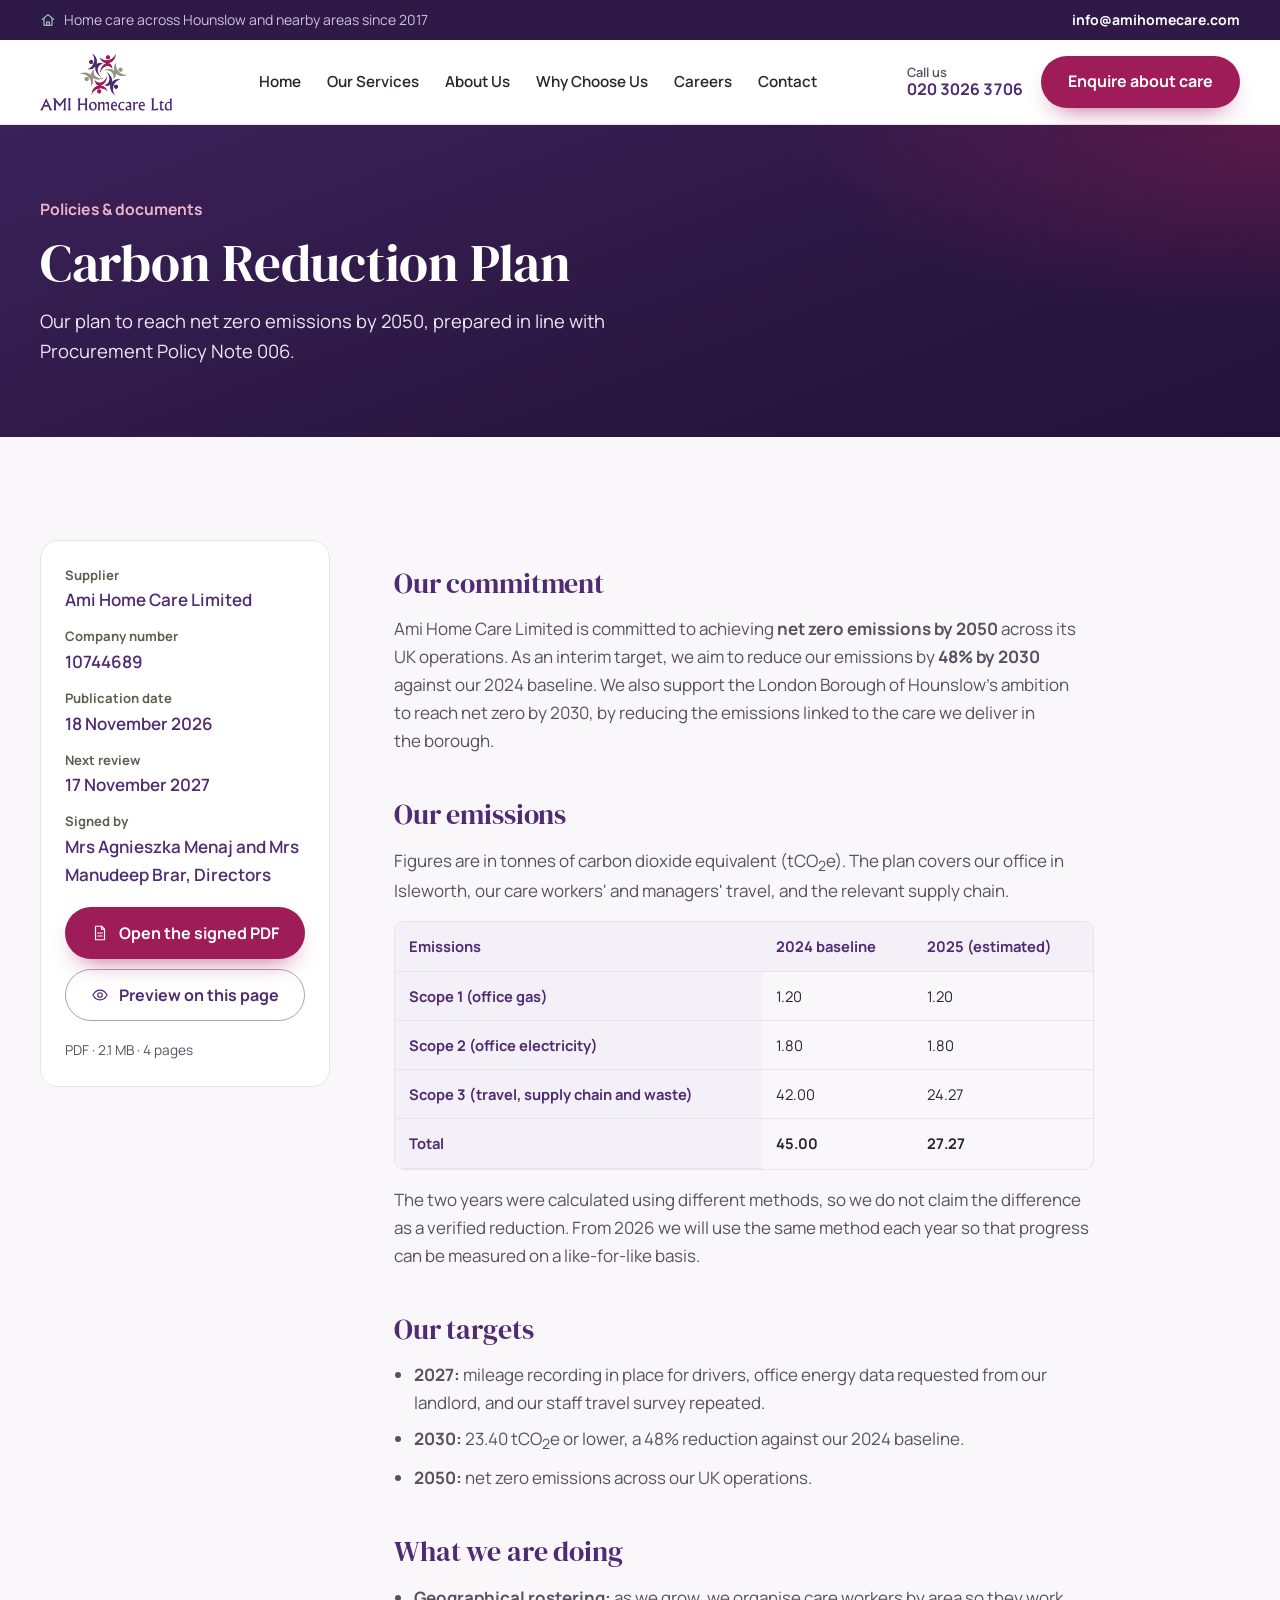
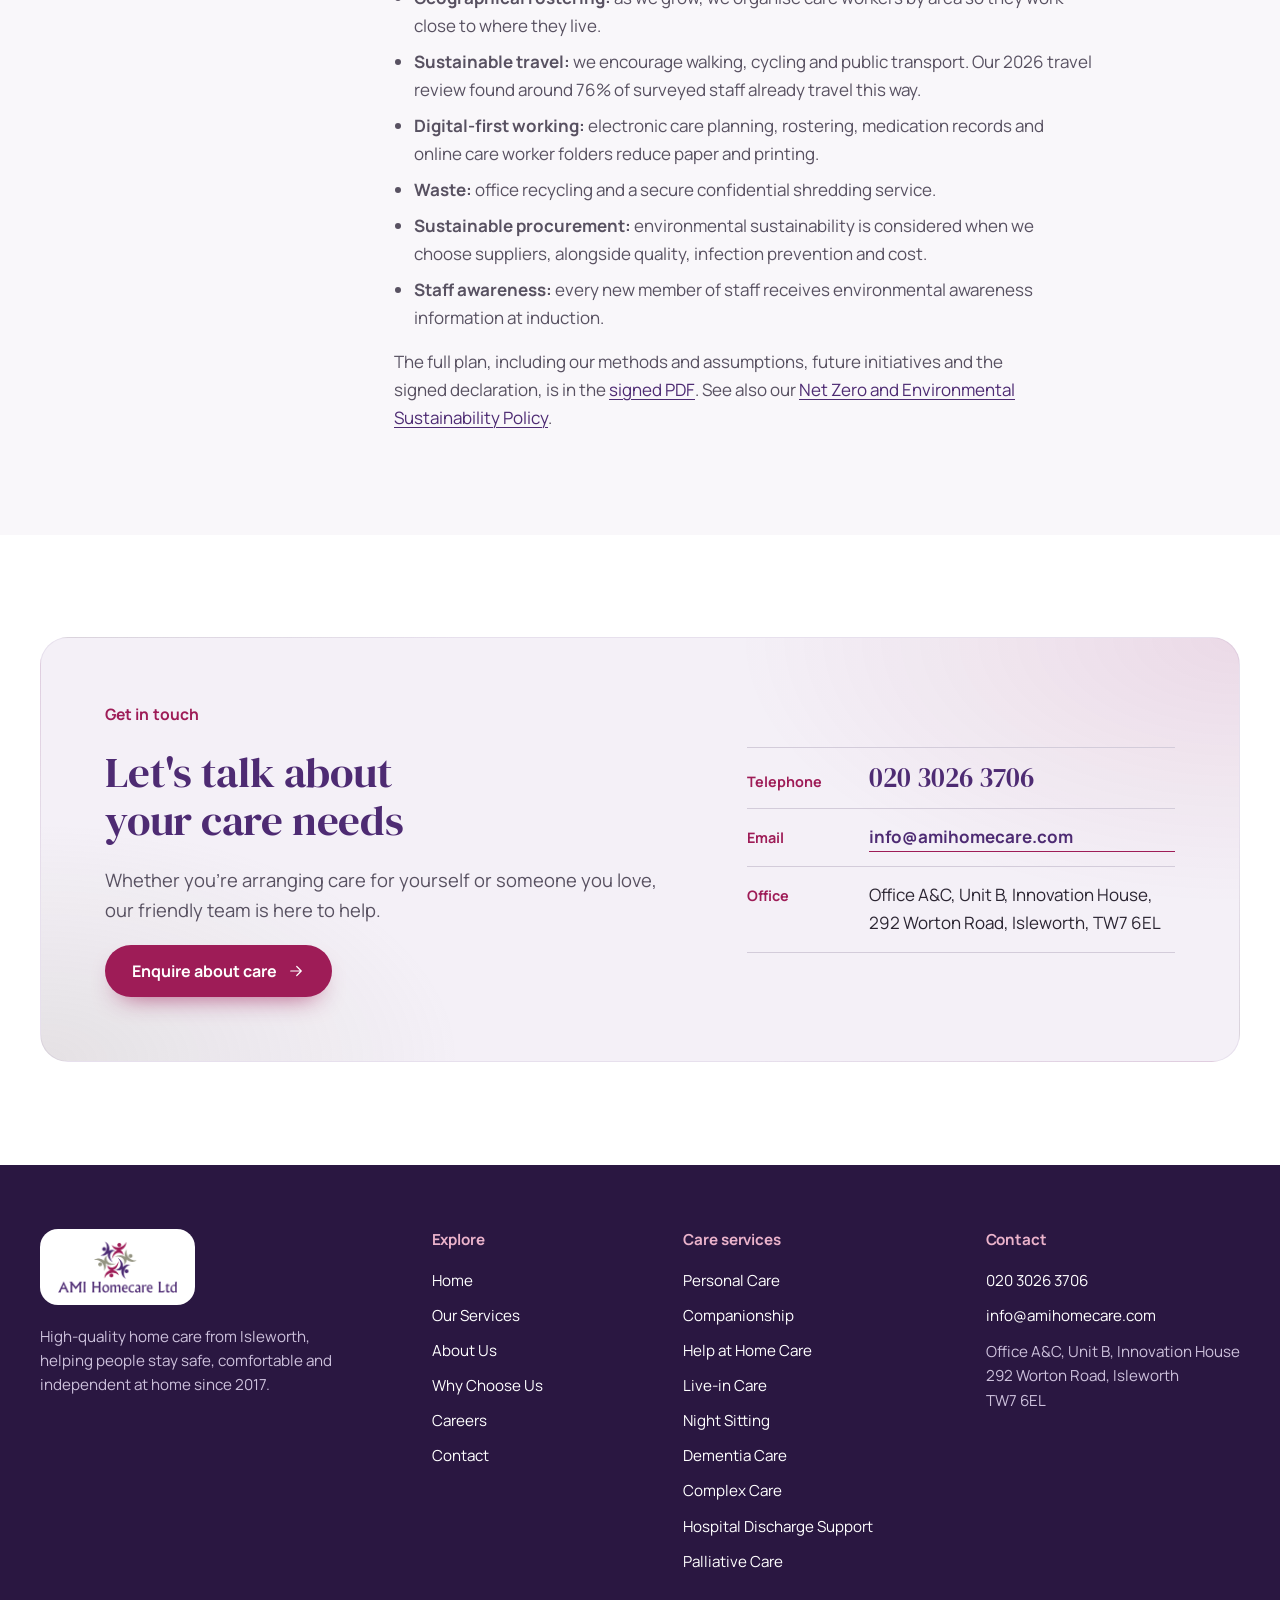
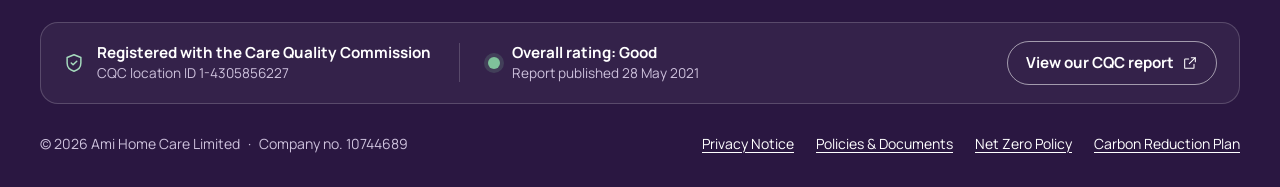
<file: carbon-reduction-plan.html>
<!doctype html>
<html lang="en-GB">
<head>
<meta charset="utf-8">
<meta name="viewport" content="width=device-width, initial-scale=1, viewport-fit=cover">
<title>Carbon Reduction Plan | Ami Home Care</title>
<meta name="description" content="Ami Home Care Limited's Carbon Reduction Plan: net zero by 2050, a 48% reduction by 2030 against our 2024 baseline, our emissions and the actions we are taking.">
<link rel="canonical" href="https://amihomecare.com/carbon-reduction-plan.html">
<meta name="theme-color" content="#4E2B73">
<meta property="og:type" content="website">
<meta property="og:site_name" content="Ami Home Care">
<meta property="og:locale" content="en_GB">
<meta property="og:title" content="Carbon Reduction Plan">
<meta property="og:description" content="Ami Home Care Limited's Carbon Reduction Plan: net zero by 2050, a 48% reduction by 2030 against our 2024 baseline, our emissions and the actions we are taking.">
<meta property="og:url" content="https://amihomecare.com/carbon-reduction-plan.html">
<meta property="og:image" content="https://amihomecare.com/img/og-image.jpg">
<meta property="og:image:width" content="1200">
<meta property="og:image:height" content="630">
<meta property="og:image:alt" content="A carer smiling with an older woman at home, with the Ami Home Care logo">
<meta name="twitter:card" content="summary_large_image">
<link rel="icon" href="favicon.ico" sizes="48x48">
<link rel="icon" href="img/favicon-32.png" type="image/png" sizes="32x32">
<link rel="apple-touch-icon" href="apple-touch-icon.png">
<link rel="manifest" href="site.webmanifest">
<link rel="preconnect" href="https://fonts.googleapis.com">
<link rel="preconnect" href="https://fonts.gstatic.com" crossorigin>
<link rel="stylesheet" href="https://fonts.googleapis.com/css2?family=DM+Serif+Display:ital@0;1&amp;family=Manrope:wght@400..800&amp;display=swap">
<link rel="stylesheet" href="css/styles.css?v=20261123a">
<script src="js/main.js?v=20261123a" async></script>
</head>
<body class="page-carbon">
<svg xmlns="http://www.w3.org/2000/svg" class="sprite" aria-hidden="true" focusable="false">
<symbol id="i-arrow" viewBox="0 0 24 24"><path d="M5 12h14M13 6l6 6-6 6"/></symbol>
<symbol id="i-check" viewBox="0 0 24 24"><path d="M5 12.5l4.5 4.5L19 7.5"/></symbol>
<symbol id="i-info" viewBox="0 0 24 24"><circle cx="12" cy="12" r="9"/><path d="M12 11v5M12 8h.01"/></symbol>
<symbol id="i-alert" viewBox="0 0 24 24"><path d="M12 4 2.8 19.5h18.4zM12 10v4M12 17h.01"/></symbol>
<symbol id="i-phone" viewBox="0 0 24 24"><path d="M6.5 3.5h3l1.5 4.5-2.2 1.4a11.5 11.5 0 0 0 5.8 5.8l1.4-2.2 4.5 1.5v3a2 2 0 0 1-2 2A16.5 16.5 0 0 1 4.5 5.5a2 2 0 0 1 2-2z"/></symbol>
<symbol id="i-mail" viewBox="0 0 24 24"><rect x="3" y="5" width="18" height="14" rx="1.5"/><path d="M3.5 6.5 12 13l8.5-6.5"/></symbol>
<symbol id="i-pin" viewBox="0 0 24 24"><path d="M12 21s-6.5-5.8-6.5-11a6.5 6.5 0 0 1 13 0c0 5.2-6.5 11-6.5 11z"/><circle cx="12" cy="10" r="2.3"/></symbol>
<symbol id="i-external" viewBox="0 0 24 24"><path d="M14 4h6v6M20 4l-9 9M18 14v5a1 1 0 0 1-1 1H5a1 1 0 0 1-1-1V7a1 1 0 0 1 1-1h5"/></symbol>
<symbol id="i-copy" viewBox="0 0 24 24"><rect x="8" y="8" width="12" height="12" rx="1.5"/><path d="M16 8V5a1 1 0 0 0-1-1H5a1 1 0 0 0-1 1v10a1 1 0 0 0 1 1h3"/></symbol>
<symbol id="i-eye" viewBox="0 0 24 24"><path d="M2.5 12S6 5.5 12 5.5 21.5 12 21.5 12 18 18.5 12 18.5 2.5 12 2.5 12z"/><circle cx="12" cy="12" r="3"/></symbol>
<symbol id="i-person" viewBox="0 0 24 24"><circle cx="12" cy="7.5" r="3.5"/><path d="M5 20c.8-3.8 3.6-6 7-6s6.2 2.2 7 6"/></symbol>
<symbol id="i-chat" viewBox="0 0 24 24"><path d="M4 5h12v9H9l-4 3.5V14H4z"/><path d="M16 9h4v8h-1v3l-3.5-3H11v-3"/></symbol>
<symbol id="i-home" viewBox="0 0 24 24"><path d="M3.5 11 12 4l8.5 7"/><path d="M6 9.5V20h12V9.5"/><path d="M10 20v-5h4v5"/></symbol>
<symbol id="i-moon" viewBox="0 0 24 24"><path d="M19.5 14.5A8 8 0 1 1 9.5 4.5a6.5 6.5 0 0 0 10 10z"/></symbol>
<symbol id="i-heart" viewBox="0 0 24 24"><path d="M12 20s-7-4.3-7-9.5A3.8 3.8 0 0 1 12 8a3.8 3.8 0 0 1 7 2.5C19 15.7 12 20 12 20z"/></symbol>
<symbol id="i-mind" viewBox="0 0 24 24"><path d="M9 20v-3.5C6.2 15.6 4.5 13 4.5 10a7.5 7.5 0 0 1 15 0c0 1.5-.5 2.6-1.5 3.5l1 2.5-2 .5V19a1 1 0 0 1-1 1h-2"/><path d="M10 9.5a2 2 0 1 1 2 2v1.5"/></symbol>
<symbol id="i-nodes" viewBox="0 0 24 24"><circle cx="12" cy="5" r="2.2"/><circle cx="5" cy="18" r="2.2"/><circle cx="19" cy="18" r="2.2"/><circle cx="12" cy="13" r="2.2"/><path d="M12 7.2v3.6M10.3 14.4l-3.6 2.4M13.7 14.4l3.6 2.4"/></symbol>
<symbol id="i-discharge" viewBox="0 0 24 24"><path d="M3 20V8l5-3 5 3v12"/><path d="M8 10v4M6 12h4"/><path d="M15 15h6M18.5 12.5 21 15l-2.5 2.5"/></symbol>
<symbol id="i-helphome" viewBox="0 0 24 24"><path d="M3.5 11 12 4l8.5 7"/><path d="M6 9.5V20h12V9.5"/><path d="M9.5 14.5l2 2 3.5-4"/></symbol>
<symbol id="i-shield" viewBox="0 0 24 24"><path d="M12 3l7.5 3v6c0 4.6-3.2 7.7-7.5 9-4.3-1.3-7.5-4.4-7.5-9V6z"/><path d="M9 12l2 2 4-4"/></symbol>
<symbol id="i-plan" viewBox="0 0 24 24"><rect x="5" y="4" width="14" height="17" rx="1"/><path d="M9 4V3h6v1M8.5 10h7M8.5 14h7M8.5 18h4"/></symbol>
<symbol id="i-cal" viewBox="0 0 24 24"><rect x="4" y="5" width="16" height="15" rx="1"/><path d="M4 10h16M8 3v4M16 3v4"/></symbol>
<symbol id="i-doc" viewBox="0 0 24 24"><path d="M6 3h8l4 4v14H6z"/><path d="M14 3v4h4M9 12h6M9 16h6"/></symbol>
</svg>
<a class="skip-link" href="#main">Skip to main content</a>
<div class="topbar on-dark">
  <div class="wrap topbar__inner">
    <p class="topbar__note"><svg class="icon" width="16" height="16" aria-hidden="true" focusable="false"><use href="#i-home"></use></svg>Home care across Hounslow and nearby areas since 2017</p>
    <p class="topbar__contact"><span class="visually-hidden">Contact us: </span><a class="topbar__tel" href="tel:+442030263706">020 3026 3706</a><span class="topbar__sep" aria-hidden="true"> · </span><a href="mailto:info@amihomecare.com">info@amihomecare.com</a></p>
  </div>
</div>
<header class="site-header" id="site-header">
  <div class="wrap nav">
    <a class="logo" href="index.html"><img src="img/logo-trimmed.png" alt="Ami Home Care home page" width="500" height="219"></a>
    <nav class="menu-nav" aria-label="Main">
      <ul class="menu">
        <li><a href="index.html">Home</a></li>
        <li><a href="services.html">Our Services</a></li>
        <li><a href="about.html">About Us</a></li>
        <li><a href="index.html#why">Why Choose Us</a></li>
        <li><a href="careers.html">Careers</a></li>
        <li><a href="contact.html">Contact</a></li>
      </ul>
    </nav>
    <div class="nav__actions">
      <a class="nav-call" href="tel:+442030263706"><small>Call us</small><b>020 3026 3706</b></a>
      <a class="btn btn--primary nav__cta" href="contact.html">Enquire about care</a>
      <button class="menu-toggle" id="menu-toggle" type="button" aria-expanded="false" aria-controls="drawer" aria-label="Open menu"><span class="menu-toggle__bars" aria-hidden="true"></span></button>
    </div>
  </div>
  <nav class="drawer" id="drawer" aria-label="Main (mobile)">
    <div class="wrap">
      <ul class="drawer__list">
        <li><a class="drawer__link" href="index.html">Home</a></li>
        <li><a class="drawer__link" href="services.html">Our Services</a></li>
        <li><a class="drawer__link" href="about.html">About Us</a></li>
        <li><a class="drawer__link" href="index.html#why">Why Choose Us</a></li>
        <li><a class="drawer__link" href="careers.html">Careers</a></li>
        <li><a class="drawer__link" href="contact.html">Contact</a></li>
        <li><a class="drawer__link" href="policies.html">Policies &amp; Documents</a></li>
      </ul>
      <div class="drawer__cta">
        <a class="btn btn--primary" href="contact.html">Enquire about care</a>
        <a class="btn btn--secondary" href="tel:+442030263706"><svg class="icon" width="18" height="18" aria-hidden="true" focusable="false"><use href="#i-phone"></use></svg> Call 020 3026 3706</a>
      </div>
    </div>
  </nav>
</header>
<main id="main" tabindex="-1">
<section class="page-hero on-dark" aria-labelledby="page-title">
  <div class="wrap">
    <p class="eyebrow">Policies &amp; documents</p>
    <h1 id="page-title">Carbon Reduction Plan</h1>
    <p class="lead">Our plan to reach net zero emissions by 2050, prepared in line with Procurement Policy Note 006.</p>
  </div>
</section>

<section class="section">
  <div class="wrap legal">
    <aside class="doc-facts" aria-label="Document details">
      <dl>
        <div><dt>Supplier</dt><dd>Ami Home Care Limited</dd></div>
        <div><dt>Company number</dt><dd>10744689</dd></div>
        <div><dt>Publication date</dt><dd>18 November 2026</dd></div>
        <div><dt>Next review</dt><dd>17 November 2027</dd></div>
        <div><dt>Signed by</dt><dd>Mrs Agnieszka Menaj and Mrs Manudeep Brar, Directors</dd></div>
      </dl>
      <div class="doc-facts__actions">
        <a class="btn btn--primary" href="docs/carbon-reduction-plan.pdf" target="_blank" rel="noopener"><svg class="icon" width="18" height="18" aria-hidden="true" focusable="false"><use href="#i-doc"></use></svg> Open the signed PDF<span class="visually-hidden"> (opens in a new tab)</span></a>
        <button type="button" class="btn btn--secondary" data-preview="docs/carbon-reduction-plan.pdf" data-title="Carbon Reduction Plan"><svg class="icon" width="18" height="18" aria-hidden="true" focusable="false"><use href="#i-eye"></use></svg> Preview on this page</button>
      </div>
      <p class="doc-facts__note">PDF · 2.1 MB · 4 pages</p>
    </aside>

    <article class="legal__body">
      <h2 id="commitment">Our commitment</h2>
      <p>Ami Home Care Limited is committed to achieving <strong>net zero emissions by 2050</strong> across its UK operations. As an interim target, we aim to reduce our emissions by <strong>48% by 2030</strong> against our 2024 baseline. We also support the London Borough of Hounslow's ambition to reach net zero by 2030, by reducing the emissions linked to the care we deliver in the borough.</p>

      <h2 id="emissions">Our emissions</h2>
      <p>Figures are in tonnes of carbon dioxide equivalent (tCO<sub>2</sub>e). The plan covers our office in Isleworth, our care workers' and managers' travel, and the relevant supply chain.</p>
      <div class="table-scroll table-scroll--fit">
        <table>
          <thead><tr><th scope="col">Emissions</th><th scope="col">2024 baseline</th><th scope="col">2025 (estimated)</th></tr></thead>
          <tbody>
            <tr><th scope="row">Scope 1 (office gas)</th><td>1.20</td><td>1.20</td></tr>
            <tr><th scope="row">Scope 2 (office electricity)</th><td>1.80</td><td>1.80</td></tr>
            <tr><th scope="row">Scope 3 (travel, supply chain and waste)</th><td>42.00</td><td>24.27</td></tr>
            <tr><th scope="row">Total</th><td><strong>45.00</strong></td><td><strong>27.27</strong></td></tr>
          </tbody>
        </table>
      </div>
      <p>The two years were calculated using different methods, so we do not claim the difference as a verified reduction. From 2026 we will use the same method each year so that progress can be measured on a like-for-like basis.</p>

      <h2 id="targets">Our targets</h2>
      <ul>
        <li><strong>2027:</strong> mileage recording in place for drivers, office energy data requested from our landlord, and our staff travel survey repeated.</li>
        <li><strong>2030:</strong> 23.40 tCO<sub>2</sub>e or lower, a 48% reduction against our 2024 baseline.</li>
        <li><strong>2050:</strong> net zero emissions across our UK operations.</li>
      </ul>

      <h2 id="projects">What we are doing</h2>
      <ul>
        <li><strong>Geographical rostering:</strong> as we grow, we organise care workers by area so they work close to where they live.</li>
        <li><strong>Sustainable travel:</strong> we encourage walking, cycling and public transport. Our 2026 travel review found around 76% of surveyed staff already travel this way.</li>
        <li><strong>Digital-first working:</strong> electronic care planning, rostering, medication records and online care worker folders reduce paper and printing.</li>
        <li><strong>Waste:</strong> office recycling and a secure confidential shredding service.</li>
        <li><strong>Sustainable procurement:</strong> environmental sustainability is considered when we choose suppliers, alongside quality, infection prevention and cost.</li>
        <li><strong>Staff awareness:</strong> every new member of staff receives environmental awareness information at induction.</li>
      </ul>

      <p>The full plan, including our methods and assumptions, future initiatives and the signed declaration, is in the <a href="docs/carbon-reduction-plan.pdf" target="_blank" rel="noopener">signed PDF<span class="visually-hidden"> (opens in a new tab)</span></a>. See also our <a href="net-zero-policy.html">Net Zero and Environmental Sustainability Policy</a>.</p>

      <section class="viewer" id="viewer" aria-labelledby="viewer-title" tabindex="-1" hidden>
        <div class="viewer__bar">
          <h2 id="viewer-title">Document preview</h2>
          <div class="viewer__tools">
            <span class="viewer__pages" id="viewer-pages"></span>
            <a class="btn btn--secondary" id="viewer-open" href="#" target="_blank" rel="noopener">Open PDF<span class="visually-hidden"> (opens in a new tab)</span></a>
            <button type="button" class="btn btn--secondary" id="viewer-close">Close preview</button>
          </div>
        </div>
        <div class="viewer__pages-box" id="viewer-box"></div>
      </section>
    </article>
  </div>
</section>

<section class="section cta-band" aria-labelledby="cta-title-carbon">
  <div class="wrap">
  <div class="cta-band__inner">
    <div class="stack">
      <p class="eyebrow">Get in touch</p>
      <h2 id="cta-title-carbon">Let's talk about your care needs</h2>
      <p class="lead">Whether you're arranging care for yourself or someone you love, our friendly team is here to help.</p>
      <div class="btn-row"><a class="btn btn--primary" href="contact.html">Enquire about care <svg class="icon" width="18" height="18" aria-hidden="true" focusable="false"><use href="#i-arrow"></use></svg></a></div>
    </div>
    <ul class="contact-list">
      <li><span class="contact-list__label">Telephone</span><a class="contact-list__big" href="tel:+442030263706">020 3026 3706</a></li>
      <li><span class="contact-list__label">Email</span><a href="mailto:info@amihomecare.com">info@amihomecare.com</a></li>
      <li><span class="contact-list__label">Office</span><span>Office A&amp;C, Unit B, Innovation House, 292 Worton Road, Isleworth, TW7 6EL</span></li>
    </ul>
  </div>
  </div>
</section>
</main>
<nav class="callbar" aria-label="Quick contact">
  <a class="btn btn--secondary" href="tel:+442030263706"><svg class="icon" width="18" height="18" aria-hidden="true" focusable="false"><use href="#i-phone"></use></svg> Call us</a>
  <a class="btn btn--primary" href="contact.html">Enquire</a>
</nav>
<div class="cookie" id="cookie" role="region" aria-label="Cookie preferences" hidden>
  <div class="cookie__inner">
    <p><strong>We value your privacy.</strong> We'd like to use analytics cookies to understand how visitors use this website so we can improve it. They are only set if you accept. Read our <a href="privacy.html#website">Privacy Notice</a>.</p>
    <div class="cookie__actions">
      <button type="button" class="btn btn--secondary" data-consent="rejected">Reject analytics</button>
      <button type="button" class="btn btn--plum" data-consent="accepted">Accept analytics</button>
    </div>
  </div>
</div>
<footer class="site-footer on-dark">
  <div class="wrap footer__grid">
    <div class="footer__brand">
      <a class="footer__logo" href="index.html"><img src="img/logo-trimmed.png" alt="Ami Home Care home page" width="500" height="219" loading="lazy"></a>
      <p>High-quality home care from Isleworth, helping people stay safe, comfortable and independent at home since 2017.</p>
    </div>
    <nav aria-labelledby="footer-explore">
      <h2 class="footer__head" id="footer-explore">Explore</h2>
      <ul class="footer__list">
          <li><a href="index.html">Home</a></li>
          <li><a href="services.html">Our Services</a></li>
          <li><a href="about.html">About Us</a></li>
          <li><a href="index.html#why">Why Choose Us</a></li>
          <li><a href="careers.html">Careers</a></li>
          <li><a href="contact.html">Contact</a></li>
      </ul>
    </nav>
    <nav aria-labelledby="footer-services">
      <h2 class="footer__head" id="footer-services">Care services</h2>
      <ul class="footer__list">
          <li><a href="services.html#personal-care">Personal Care</a></li>
          <li><a href="services.html#companionship">Companionship</a></li>
          <li><a href="services.html#help-at-home">Help at Home Care</a></li>
          <li><a href="services.html#live-in-care">Live-in Care</a></li>
          <li><a href="services.html#night-sitting">Night Sitting</a></li>
          <li><a href="services.html#dementia-care">Dementia Care</a></li>
          <li><a href="services.html#complex-care">Complex Care</a></li>
          <li><a href="services.html#hospital-discharge">Hospital Discharge Support</a></li>
          <li><a href="services.html#palliative-care">Palliative Care</a></li>
      </ul>
    </nav>
    <div>
      <h2 class="footer__head">Contact</h2>
      <ul class="footer__list">
        <li><a href="tel:+442030263706">020 3026 3706</a></li>
        <li><a href="mailto:info@amihomecare.com">info@amihomecare.com</a></li>
        <li class="footer__address">Office A&amp;C, Unit B, Innovation House<br>292 Worton Road, Isleworth<br>TW7 6EL</li>
      </ul>
    </div>
  </div>
  <div class="wrap">
    <div class="footer__trust" role="group" aria-label="Care Quality Commission rating">
      <p class="footer__trust-item"><svg class="icon" width="22" height="22" aria-hidden="true" focusable="false"><use href="#i-shield"></use></svg><span><strong>Registered with the Care Quality Commission</strong><span class="footer__trust-sub">CQC location ID 1-4305856227</span></span></p>
      <p class="footer__trust-item footer__trust-rating"><span class="footer__dot" aria-hidden="true"></span><span><strong>Overall rating: Good</strong><span class="footer__trust-sub">Report published 28 May 2021</span></span></p>
      <a class="footer__trust-link" href="https://www.cqc.org.uk/location/1-4305856227" target="_blank" rel="noopener">View our CQC report <svg class="icon" width="16" height="16" aria-hidden="true" focusable="false"><use href="#i-external"></use></svg><span class="visually-hidden"> (opens in a new tab)</span></a>
    </div>
  </div>
  <div class="wrap footer__base">
    <p class="footer__legal">&copy; <span class="js-year">2026</span> Ami Home Care Limited<span class="footer__sep" aria-hidden="true">·</span>Company no. 10744689</p>
    <ul class="footer__links">
      <li><a href="privacy.html">Privacy Notice</a></li>
      <li><a href="policies.html">Policies &amp; Documents</a></li>
      <li><a href="net-zero-policy.html">Net Zero Policy</a></li>
      <li><a href="carbon-reduction-plan.html">Carbon Reduction Plan</a></li>
      <li class="js-cookie-settings" hidden><button type="button" class="linklike" data-cookie-settings>Cookie settings</button></li>
    </ul>
  </div>
</footer>
</body>
</html>
</file>
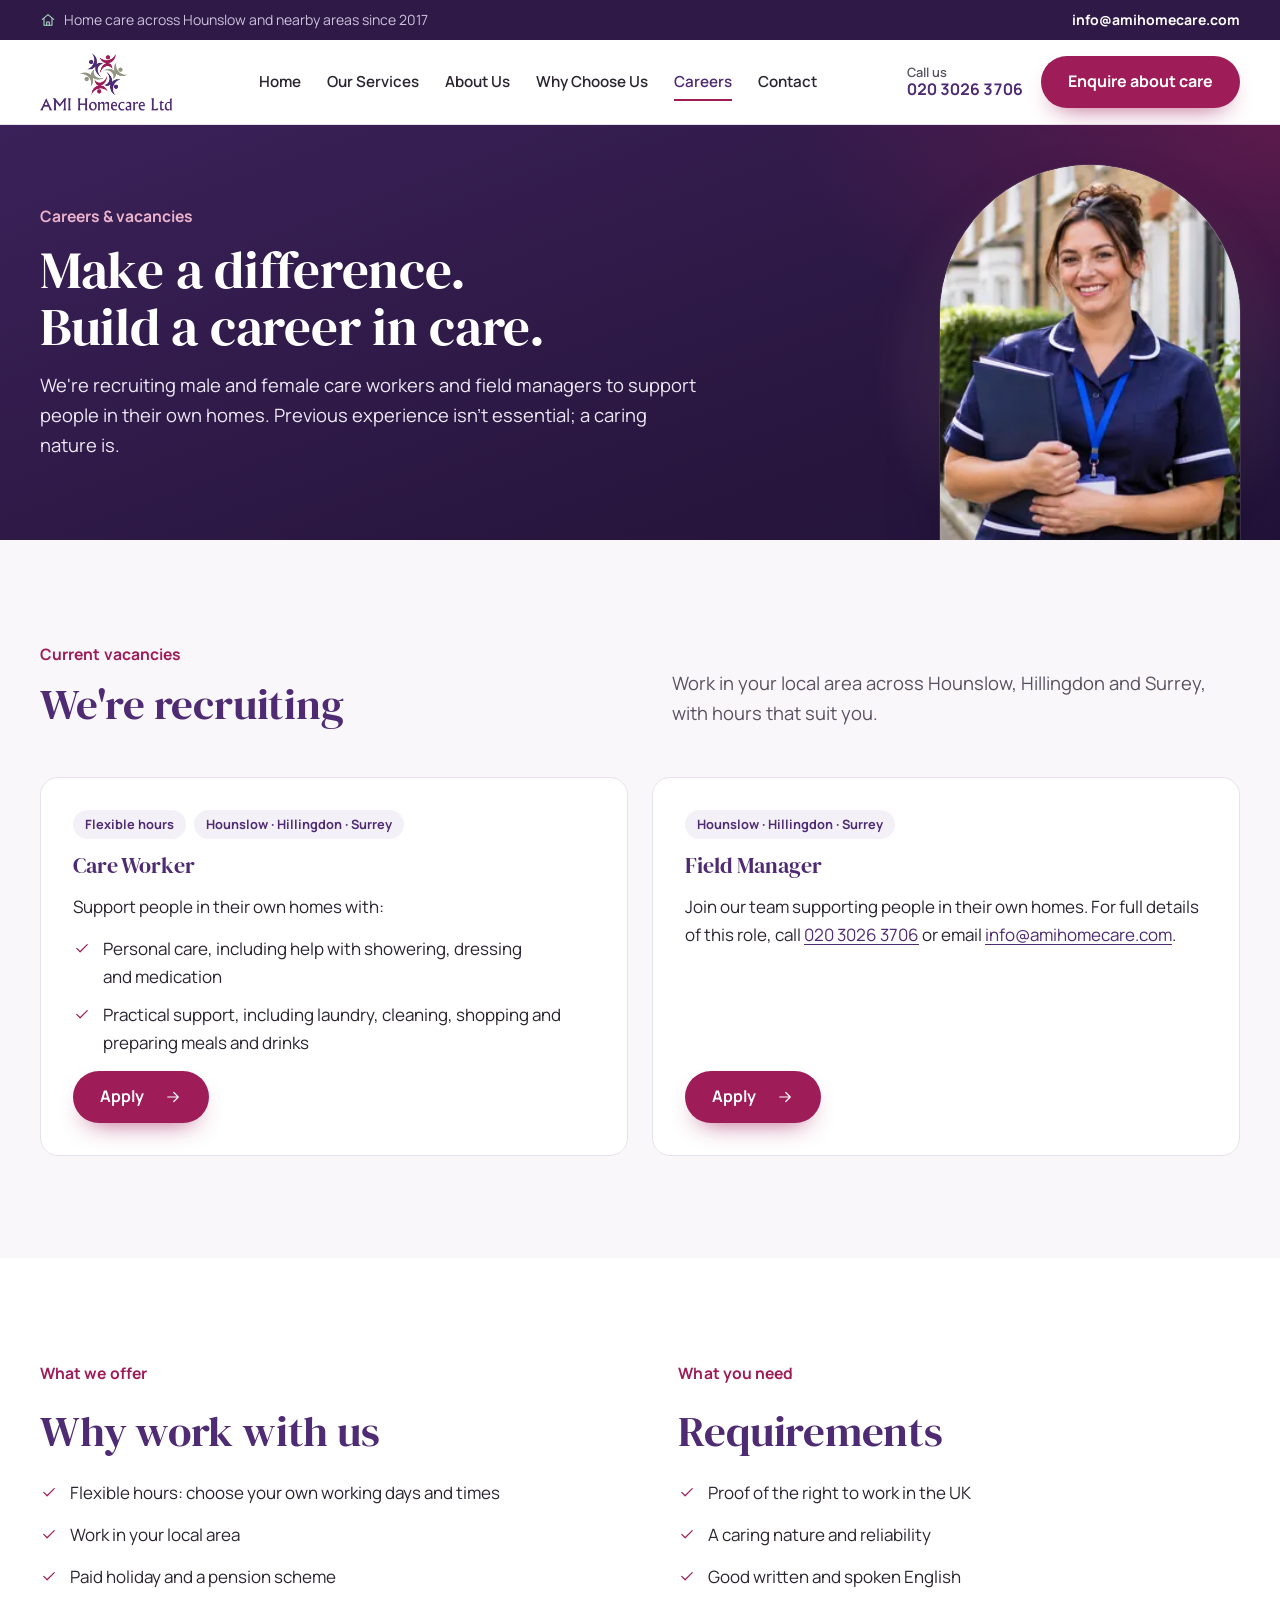
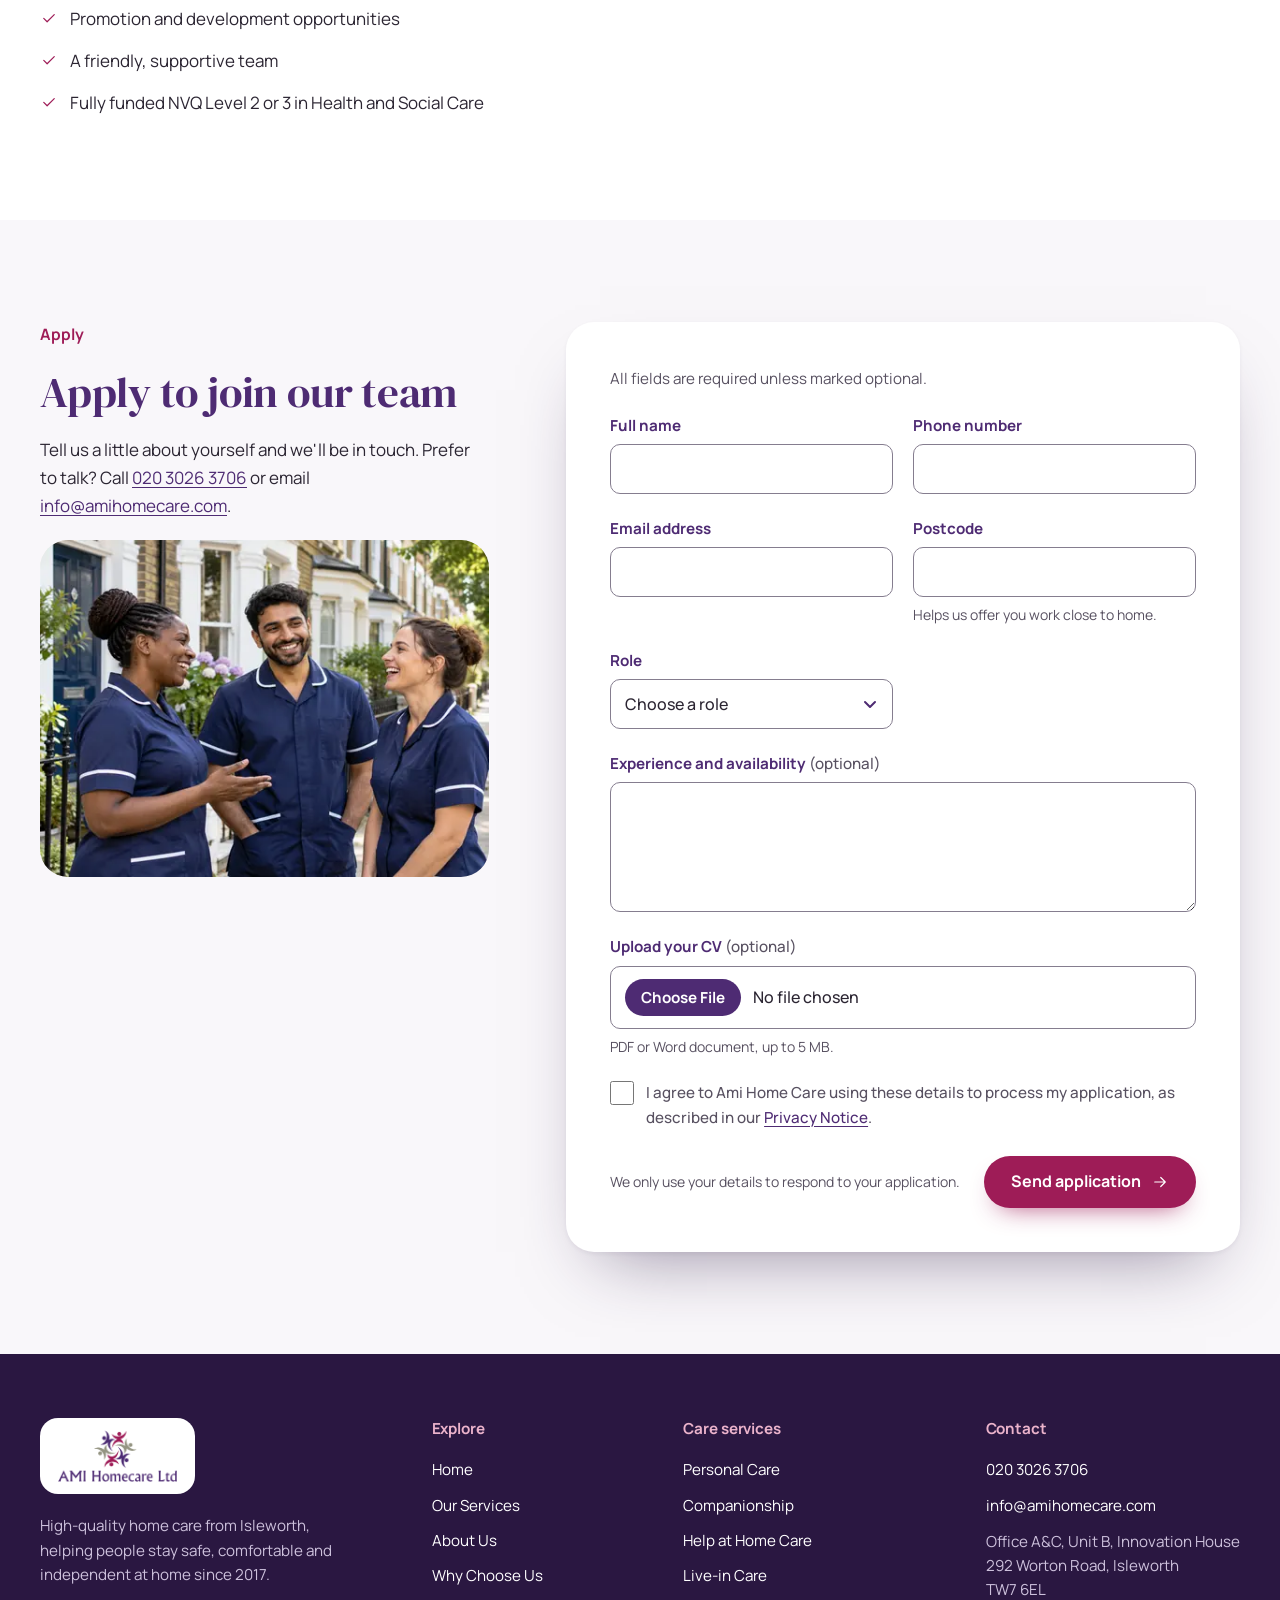
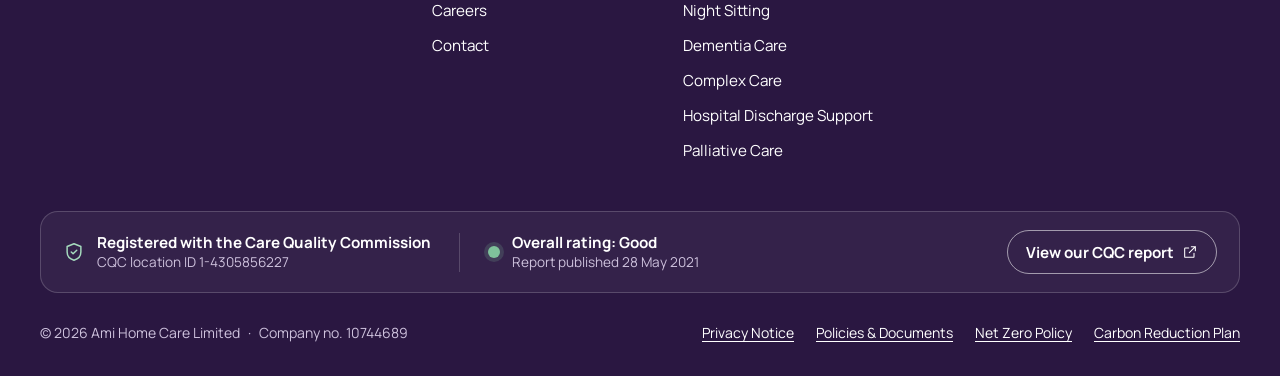
<file: careers.html>
<!doctype html>
<html lang="en-GB">
<head>
<meta charset="utf-8">
<meta name="viewport" content="width=device-width, initial-scale=1, viewport-fit=cover">
<title>Care Jobs in Hounslow, Hillingdon &amp; Surrey | Ami Home Care</title>
<meta name="description" content="Care worker and field manager vacancies across Hounslow, Hillingdon and Surrey. Flexible hours, paid holiday, a pension and fully funded NVQ qualifications.">
<link rel="canonical" href="https://amihomecare.com/careers.html">
<meta name="theme-color" content="#4E2B73">
<meta property="og:type" content="website">
<meta property="og:site_name" content="Ami Home Care">
<meta property="og:locale" content="en_GB">
<meta property="og:title" content="Care Jobs in Hounslow, Hillingdon &amp; Surrey">
<meta property="og:description" content="Care worker and field manager vacancies across Hounslow, Hillingdon and Surrey. Flexible hours, paid holiday, a pension and fully funded NVQ qualifications.">
<meta property="og:url" content="https://amihomecare.com/careers.html">
<meta property="og:image" content="https://amihomecare.com/img/og-image.jpg">
<meta property="og:image:width" content="1200">
<meta property="og:image:height" content="630">
<meta property="og:image:alt" content="A carer smiling with an older woman at home, with the Ami Home Care logo">
<meta name="twitter:card" content="summary_large_image">
<link rel="icon" href="favicon.ico" sizes="48x48">
<link rel="icon" href="img/favicon-32.png" type="image/png" sizes="32x32">
<link rel="apple-touch-icon" href="apple-touch-icon.png">
<link rel="manifest" href="site.webmanifest">
<link rel="preconnect" href="https://fonts.googleapis.com">
<link rel="preconnect" href="https://fonts.gstatic.com" crossorigin>
<link rel="stylesheet" href="https://fonts.googleapis.com/css2?family=DM+Serif+Display:ital@0;1&amp;family=Manrope:wght@400..800&amp;display=swap">
<link rel="stylesheet" href="css/styles.css?v=20261123a">
<script src="js/main.js?v=20261123a" async></script>
</head>
<body class="page-careers">
<svg xmlns="http://www.w3.org/2000/svg" class="sprite" aria-hidden="true" focusable="false">
<symbol id="i-arrow" viewBox="0 0 24 24"><path d="M5 12h14M13 6l6 6-6 6"/></symbol>
<symbol id="i-check" viewBox="0 0 24 24"><path d="M5 12.5l4.5 4.5L19 7.5"/></symbol>
<symbol id="i-info" viewBox="0 0 24 24"><circle cx="12" cy="12" r="9"/><path d="M12 11v5M12 8h.01"/></symbol>
<symbol id="i-alert" viewBox="0 0 24 24"><path d="M12 4 2.8 19.5h18.4zM12 10v4M12 17h.01"/></symbol>
<symbol id="i-phone" viewBox="0 0 24 24"><path d="M6.5 3.5h3l1.5 4.5-2.2 1.4a11.5 11.5 0 0 0 5.8 5.8l1.4-2.2 4.5 1.5v3a2 2 0 0 1-2 2A16.5 16.5 0 0 1 4.5 5.5a2 2 0 0 1 2-2z"/></symbol>
<symbol id="i-mail" viewBox="0 0 24 24"><rect x="3" y="5" width="18" height="14" rx="1.5"/><path d="M3.5 6.5 12 13l8.5-6.5"/></symbol>
<symbol id="i-pin" viewBox="0 0 24 24"><path d="M12 21s-6.5-5.8-6.5-11a6.5 6.5 0 0 1 13 0c0 5.2-6.5 11-6.5 11z"/><circle cx="12" cy="10" r="2.3"/></symbol>
<symbol id="i-external" viewBox="0 0 24 24"><path d="M14 4h6v6M20 4l-9 9M18 14v5a1 1 0 0 1-1 1H5a1 1 0 0 1-1-1V7a1 1 0 0 1 1-1h5"/></symbol>
<symbol id="i-copy" viewBox="0 0 24 24"><rect x="8" y="8" width="12" height="12" rx="1.5"/><path d="M16 8V5a1 1 0 0 0-1-1H5a1 1 0 0 0-1 1v10a1 1 0 0 0 1 1h3"/></symbol>
<symbol id="i-eye" viewBox="0 0 24 24"><path d="M2.5 12S6 5.5 12 5.5 21.5 12 21.5 12 18 18.5 12 18.5 2.5 12 2.5 12z"/><circle cx="12" cy="12" r="3"/></symbol>
<symbol id="i-person" viewBox="0 0 24 24"><circle cx="12" cy="7.5" r="3.5"/><path d="M5 20c.8-3.8 3.6-6 7-6s6.2 2.2 7 6"/></symbol>
<symbol id="i-chat" viewBox="0 0 24 24"><path d="M4 5h12v9H9l-4 3.5V14H4z"/><path d="M16 9h4v8h-1v3l-3.5-3H11v-3"/></symbol>
<symbol id="i-home" viewBox="0 0 24 24"><path d="M3.5 11 12 4l8.5 7"/><path d="M6 9.5V20h12V9.5"/><path d="M10 20v-5h4v5"/></symbol>
<symbol id="i-moon" viewBox="0 0 24 24"><path d="M19.5 14.5A8 8 0 1 1 9.5 4.5a6.5 6.5 0 0 0 10 10z"/></symbol>
<symbol id="i-heart" viewBox="0 0 24 24"><path d="M12 20s-7-4.3-7-9.5A3.8 3.8 0 0 1 12 8a3.8 3.8 0 0 1 7 2.5C19 15.7 12 20 12 20z"/></symbol>
<symbol id="i-mind" viewBox="0 0 24 24"><path d="M9 20v-3.5C6.2 15.6 4.5 13 4.5 10a7.5 7.5 0 0 1 15 0c0 1.5-.5 2.6-1.5 3.5l1 2.5-2 .5V19a1 1 0 0 1-1 1h-2"/><path d="M10 9.5a2 2 0 1 1 2 2v1.5"/></symbol>
<symbol id="i-nodes" viewBox="0 0 24 24"><circle cx="12" cy="5" r="2.2"/><circle cx="5" cy="18" r="2.2"/><circle cx="19" cy="18" r="2.2"/><circle cx="12" cy="13" r="2.2"/><path d="M12 7.2v3.6M10.3 14.4l-3.6 2.4M13.7 14.4l3.6 2.4"/></symbol>
<symbol id="i-discharge" viewBox="0 0 24 24"><path d="M3 20V8l5-3 5 3v12"/><path d="M8 10v4M6 12h4"/><path d="M15 15h6M18.5 12.5 21 15l-2.5 2.5"/></symbol>
<symbol id="i-helphome" viewBox="0 0 24 24"><path d="M3.5 11 12 4l8.5 7"/><path d="M6 9.5V20h12V9.5"/><path d="M9.5 14.5l2 2 3.5-4"/></symbol>
<symbol id="i-shield" viewBox="0 0 24 24"><path d="M12 3l7.5 3v6c0 4.6-3.2 7.7-7.5 9-4.3-1.3-7.5-4.4-7.5-9V6z"/><path d="M9 12l2 2 4-4"/></symbol>
<symbol id="i-plan" viewBox="0 0 24 24"><rect x="5" y="4" width="14" height="17" rx="1"/><path d="M9 4V3h6v1M8.5 10h7M8.5 14h7M8.5 18h4"/></symbol>
<symbol id="i-cal" viewBox="0 0 24 24"><rect x="4" y="5" width="16" height="15" rx="1"/><path d="M4 10h16M8 3v4M16 3v4"/></symbol>
<symbol id="i-doc" viewBox="0 0 24 24"><path d="M6 3h8l4 4v14H6z"/><path d="M14 3v4h4M9 12h6M9 16h6"/></symbol>
</svg>
<a class="skip-link" href="#main">Skip to main content</a>
<div class="topbar on-dark">
  <div class="wrap topbar__inner">
    <p class="topbar__note"><svg class="icon" width="16" height="16" aria-hidden="true" focusable="false"><use href="#i-home"></use></svg>Home care across Hounslow and nearby areas since 2017</p>
    <p class="topbar__contact"><span class="visually-hidden">Contact us: </span><a class="topbar__tel" href="tel:+442030263706">020 3026 3706</a><span class="topbar__sep" aria-hidden="true"> · </span><a href="mailto:info@amihomecare.com">info@amihomecare.com</a></p>
  </div>
</div>
<header class="site-header" id="site-header">
  <div class="wrap nav">
    <a class="logo" href="index.html"><img src="img/logo-trimmed.png" alt="Ami Home Care home page" width="500" height="219"></a>
    <nav class="menu-nav" aria-label="Main">
      <ul class="menu">
        <li><a href="index.html">Home</a></li>
        <li><a href="services.html">Our Services</a></li>
        <li><a href="about.html">About Us</a></li>
        <li><a href="index.html#why">Why Choose Us</a></li>
        <li><a href="careers.html" aria-current="page">Careers</a></li>
        <li><a href="contact.html">Contact</a></li>
      </ul>
    </nav>
    <div class="nav__actions">
      <a class="nav-call" href="tel:+442030263706"><small>Call us</small><b>020 3026 3706</b></a>
      <a class="btn btn--primary nav__cta" href="contact.html">Enquire about care</a>
      <button class="menu-toggle" id="menu-toggle" type="button" aria-expanded="false" aria-controls="drawer" aria-label="Open menu"><span class="menu-toggle__bars" aria-hidden="true"></span></button>
    </div>
  </div>
  <nav class="drawer" id="drawer" aria-label="Main (mobile)">
    <div class="wrap">
      <ul class="drawer__list">
        <li><a class="drawer__link" href="index.html">Home</a></li>
        <li><a class="drawer__link" href="services.html">Our Services</a></li>
        <li><a class="drawer__link" href="about.html">About Us</a></li>
        <li><a class="drawer__link" href="index.html#why">Why Choose Us</a></li>
        <li><a class="drawer__link" href="careers.html" aria-current="page">Careers</a></li>
        <li><a class="drawer__link" href="contact.html">Contact</a></li>
        <li><a class="drawer__link" href="policies.html">Policies &amp; Documents</a></li>
      </ul>
      <div class="drawer__cta">
        <a class="btn btn--primary" href="contact.html">Enquire about care</a>
        <a class="btn btn--secondary" href="tel:+442030263706"><svg class="icon" width="18" height="18" aria-hidden="true" focusable="false"><use href="#i-phone"></use></svg> Call 020 3026 3706</a>
      </div>
    </div>
  </nav>
</header>
<main id="main" tabindex="-1">
<section class="page-hero page-hero--photo on-dark" aria-labelledby="page-title">
  <div class="wrap">
    <p class="eyebrow">Careers &amp; vacancies</p>
    <h1 id="page-title">Make a difference. Build a career in care.</h1>
    <p class="lead">We're recruiting male and female care workers and field managers to support people in their own homes. Previous experience isn't essential; a caring nature is.</p>
    <div class="page-hero__media"><figure class="media"><img src="img/hero-careers-800.webp" srcset="img/hero-careers-480.webp 480w, img/hero-careers-800.webp 800w, img/hero-careers-1200.webp 1200w, img/hero-careers-1536.webp 1536w" sizes="(min-width: 761px) 300px, calc(100vw - 40px)" width="1536" height="1024" alt="A smiling care worker in a navy uniform holding a folder outside a London terraced house" fetchpriority="high" decoding="async" style="object-position:52% 35%"></figure></div>
  </div>
</section>

<section class="section" aria-labelledby="vacancies-title">
  <div class="wrap">
    <div class="section-head reveal">
      <div class="stack stack--sm"><p class="eyebrow">Current vacancies</p><h2 id="vacancies-title">We're recruiting</h2></div>
      <p class="lead">Work in your local area across Hounslow, Hillingdon and Surrey, with hours that suit you.</p>
    </div>
    <div class="roles">
      <article class="role reveal" aria-labelledby="role-care-worker">
        <ul class="tags tags--soft"><li>Flexible hours</li><li>Hounslow · Hillingdon · Surrey</li></ul>
        <h3 id="role-care-worker">Care Worker</h3>
        <p>Support people in their own homes with:</p>
        <ul class="checklist">
          <li><svg class="icon" width="18" height="18" aria-hidden="true" focusable="false"><use href="#i-check"></use></svg><span>Personal care, including help with showering, dressing and medication</span></li>
          <li><svg class="icon" width="18" height="18" aria-hidden="true" focusable="false"><use href="#i-check"></use></svg><span>Practical support, including laundry, cleaning, shopping and preparing meals and drinks</span></li>
        </ul>
        <a class="btn btn--primary role__apply" href="#apply" data-role="Care Worker">Apply<span class="visually-hidden"> for the Care Worker role</span> <svg class="icon" width="18" height="18" aria-hidden="true" focusable="false"><use href="#i-arrow"></use></svg></a>
      </article>
      <article class="role reveal" aria-labelledby="role-field-manager">
        <ul class="tags tags--soft"><li>Hounslow · Hillingdon · Surrey</li></ul>
        <h3 id="role-field-manager">Field Manager</h3>
        <p>Join our team supporting people in their own homes. For full details of this role, call <a href="tel:+442030263706">020 3026 3706</a> or email <a href="mailto:info@amihomecare.com">info@amihomecare.com</a>.</p>
        <a class="btn btn--primary role__apply" href="#apply" data-role="Field Manager">Apply<span class="visually-hidden"> for the Field Manager role</span> <svg class="icon" width="18" height="18" aria-hidden="true" focusable="false"><use href="#i-arrow"></use></svg></a>
      </article>
    </div>
  </div>
</section>

<section class="section bg-white" aria-labelledby="offer-title">
  <div class="wrap split split--top">
    <div class="stack reveal">
      <p class="eyebrow">What we offer</p>
      <h2 id="offer-title">Why work with us</h2>
      <ul class="checklist checklist--spaced">
        <li><svg class="icon" width="18" height="18" aria-hidden="true" focusable="false"><use href="#i-check"></use></svg><span>Flexible hours: choose your own working days and times</span></li>
        <li><svg class="icon" width="18" height="18" aria-hidden="true" focusable="false"><use href="#i-check"></use></svg><span>Work in your local area</span></li>
        <li><svg class="icon" width="18" height="18" aria-hidden="true" focusable="false"><use href="#i-check"></use></svg><span>Paid holiday and a pension scheme</span></li>
        <li><svg class="icon" width="18" height="18" aria-hidden="true" focusable="false"><use href="#i-check"></use></svg><span>Promotion and development opportunities</span></li>
        <li><svg class="icon" width="18" height="18" aria-hidden="true" focusable="false"><use href="#i-check"></use></svg><span>A friendly, supportive team</span></li>
        <li><svg class="icon" width="18" height="18" aria-hidden="true" focusable="false"><use href="#i-check"></use></svg><span>Fully funded NVQ Level 2 or 3 in Health and Social Care</span></li>
      </ul>
    </div>
    <div class="stack reveal">
      <p class="eyebrow">What you need</p>
      <h2>Requirements</h2>
      <ul class="checklist checklist--spaced">
        <li><svg class="icon" width="18" height="18" aria-hidden="true" focusable="false"><use href="#i-check"></use></svg><span>Proof of the right to work in the UK</span></li>
        <li><svg class="icon" width="18" height="18" aria-hidden="true" focusable="false"><use href="#i-check"></use></svg><span>A caring nature and reliability</span></li>
        <li><svg class="icon" width="18" height="18" aria-hidden="true" focusable="false"><use href="#i-check"></use></svg><span>Good written and spoken English</span></li>
      </ul>
    </div>
  </div>
</section>

<section class="section" id="apply" aria-labelledby="apply-title">
  <div class="wrap contact-grid">
    <div class="stack reveal">
      <p class="eyebrow">Apply</p>
      <h2 id="apply-title">Apply to join our team</h2>
      <p>Tell us a little about yourself and we'll be in touch. Prefer to talk? Call <a href="tel:+442030263706">020 3026 3706</a> or email <a href="mailto:info@amihomecare.com">info@amihomecare.com</a>.</p>
      <figure class="media ratio-4x3"><img src="img/careers-800.webp" srcset="img/careers-480.webp 480w, img/careers-800.webp 800w, img/careers-1200.webp 1200w, img/careers-1448.webp 1448w" sizes="(min-width: 1240px) 450px, (min-width: 901px) 38vw, calc(100vw - 40px)" width="1448" height="1086" alt="Three carers in navy uniforms laughing together on a London street" loading="lazy" decoding="async" style="object-position:50% 35%"></figure>
    </div>
    <form class="form" id="application" data-form="application" action="send.php" method="post" enctype="multipart/form-data" novalidate aria-labelledby="apply-title">
      <p class="form__intro">All fields are required unless marked optional.</p>
      <input type="hidden" name="form_type" value="application">
      <div class="fields">
        <div class="field">
          <label for="a-name">Full name</label>
          <input id="a-name" name="name" type="text" autocomplete="name" required aria-describedby="a-name-err">
          <p class="err" id="a-name-err"></p>
        </div>
        <div class="field">
          <label for="a-phone">Phone number</label>
          <input id="a-phone" name="phone" type="tel" autocomplete="tel" required aria-describedby="a-phone-err">
          <p class="err" id="a-phone-err"></p>
        </div>
        <div class="field">
          <label for="a-email">Email address</label>
          <input id="a-email" name="email" type="email" autocomplete="email" spellcheck="false" required aria-describedby="a-email-err">
          <p class="err" id="a-email-err"></p>
        </div>
        <div class="field">
          <label for="a-postcode">Postcode</label>
          <input id="a-postcode" name="postcode" type="text" autocomplete="postal-code" autocapitalize="characters" spellcheck="false" required aria-describedby="a-postcode-hint a-postcode-err">
          <p class="hint" id="a-postcode-hint">Helps us offer you work close to home.</p>
          <p class="err" id="a-postcode-err"></p>
        </div>
        <div class="field">
          <label for="a-role">Role</label>
          <select id="a-role" name="role" required aria-describedby="a-role-err">
            <option value="">Choose a role</option>
            <option>Care Worker</option>
            <option>Field Manager</option>
          </select>
          <p class="err" id="a-role-err"></p>
        </div>
        <div class="field field--full">
          <label for="a-message">Experience and availability <span class="optional">(optional)</span></label>
          <textarea id="a-message" name="message" rows="4" maxlength="3000"></textarea>
        </div>
        <div class="field field--full">
          <label for="a-cv">Upload your CV <span class="optional">(optional)</span></label>
          <input id="a-cv" name="cv" type="file" accept=".pdf,.doc,.docx,application/pdf,application/msword,application/vnd.openxmlformats-officedocument.wordprocessingml.document" aria-describedby="a-cv-hint a-cv-err">
          <p class="hint" id="a-cv-hint">PDF or Word document, up to 5 MB.</p>
          <p class="err" id="a-cv-err"></p>
        </div>
        <div class="field field--full">
          <div class="consent">
            <input id="a-consent" name="consent" type="checkbox" value="yes" required aria-describedby="a-consent-err">
            <label for="a-consent">I agree to Ami Home Care using these details to process my application, as described in our <a href="privacy.html#website">Privacy Notice</a>.</label>
          </div>
          <p class="err" id="a-consent-err"></p>
        </div>
        <div class="hp" aria-hidden="true">
          <label for="a-website">Leave this field empty</label>
          <input id="a-website" name="website" type="text" tabindex="-1" autocomplete="off">
        </div>
      </div>
      <div class="form__foot">
        <p class="form__note">We only use your details to respond to your application.</p>
        <button class="btn btn--primary" type="submit">Send application <svg class="icon" width="18" height="18" aria-hidden="true" focusable="false"><use href="#i-arrow"></use></svg></button>
      </div>
      <div class="form-status" tabindex="-1"></div>
    </form>
  </div>
</section>
</main>
<nav class="callbar" aria-label="Quick contact">
  <a class="btn btn--secondary" href="tel:+442030263706"><svg class="icon" width="18" height="18" aria-hidden="true" focusable="false"><use href="#i-phone"></use></svg> Call us</a>
  <a class="btn btn--primary" href="contact.html">Enquire</a>
</nav>
<div class="cookie" id="cookie" role="region" aria-label="Cookie preferences" hidden>
  <div class="cookie__inner">
    <p><strong>We value your privacy.</strong> We'd like to use analytics cookies to understand how visitors use this website so we can improve it. They are only set if you accept. Read our <a href="privacy.html#website">Privacy Notice</a>.</p>
    <div class="cookie__actions">
      <button type="button" class="btn btn--secondary" data-consent="rejected">Reject analytics</button>
      <button type="button" class="btn btn--plum" data-consent="accepted">Accept analytics</button>
    </div>
  </div>
</div>
<footer class="site-footer on-dark">
  <div class="wrap footer__grid">
    <div class="footer__brand">
      <a class="footer__logo" href="index.html"><img src="img/logo-trimmed.png" alt="Ami Home Care home page" width="500" height="219" loading="lazy"></a>
      <p>High-quality home care from Isleworth, helping people stay safe, comfortable and independent at home since 2017.</p>
    </div>
    <nav aria-labelledby="footer-explore">
      <h2 class="footer__head" id="footer-explore">Explore</h2>
      <ul class="footer__list">
          <li><a href="index.html">Home</a></li>
          <li><a href="services.html">Our Services</a></li>
          <li><a href="about.html">About Us</a></li>
          <li><a href="index.html#why">Why Choose Us</a></li>
          <li><a href="careers.html">Careers</a></li>
          <li><a href="contact.html">Contact</a></li>
      </ul>
    </nav>
    <nav aria-labelledby="footer-services">
      <h2 class="footer__head" id="footer-services">Care services</h2>
      <ul class="footer__list">
          <li><a href="services.html#personal-care">Personal Care</a></li>
          <li><a href="services.html#companionship">Companionship</a></li>
          <li><a href="services.html#help-at-home">Help at Home Care</a></li>
          <li><a href="services.html#live-in-care">Live-in Care</a></li>
          <li><a href="services.html#night-sitting">Night Sitting</a></li>
          <li><a href="services.html#dementia-care">Dementia Care</a></li>
          <li><a href="services.html#complex-care">Complex Care</a></li>
          <li><a href="services.html#hospital-discharge">Hospital Discharge Support</a></li>
          <li><a href="services.html#palliative-care">Palliative Care</a></li>
      </ul>
    </nav>
    <div>
      <h2 class="footer__head">Contact</h2>
      <ul class="footer__list">
        <li><a href="tel:+442030263706">020 3026 3706</a></li>
        <li><a href="mailto:info@amihomecare.com">info@amihomecare.com</a></li>
        <li class="footer__address">Office A&amp;C, Unit B, Innovation House<br>292 Worton Road, Isleworth<br>TW7 6EL</li>
      </ul>
    </div>
  </div>
  <div class="wrap">
    <div class="footer__trust" role="group" aria-label="Care Quality Commission rating">
      <p class="footer__trust-item"><svg class="icon" width="22" height="22" aria-hidden="true" focusable="false"><use href="#i-shield"></use></svg><span><strong>Registered with the Care Quality Commission</strong><span class="footer__trust-sub">CQC location ID 1-4305856227</span></span></p>
      <p class="footer__trust-item footer__trust-rating"><span class="footer__dot" aria-hidden="true"></span><span><strong>Overall rating: Good</strong><span class="footer__trust-sub">Report published 28 May 2021</span></span></p>
      <a class="footer__trust-link" href="https://www.cqc.org.uk/location/1-4305856227" target="_blank" rel="noopener">View our CQC report <svg class="icon" width="16" height="16" aria-hidden="true" focusable="false"><use href="#i-external"></use></svg><span class="visually-hidden"> (opens in a new tab)</span></a>
    </div>
  </div>
  <div class="wrap footer__base">
    <p class="footer__legal">&copy; <span class="js-year">2026</span> Ami Home Care Limited<span class="footer__sep" aria-hidden="true">·</span>Company no. 10744689</p>
    <ul class="footer__links">
      <li><a href="privacy.html">Privacy Notice</a></li>
      <li><a href="policies.html">Policies &amp; Documents</a></li>
      <li><a href="net-zero-policy.html">Net Zero Policy</a></li>
      <li><a href="carbon-reduction-plan.html">Carbon Reduction Plan</a></li>
      <li class="js-cookie-settings" hidden><button type="button" class="linklike" data-cookie-settings>Cookie settings</button></li>
    </ul>
  </div>
</footer>
</body>
</html>
</file>
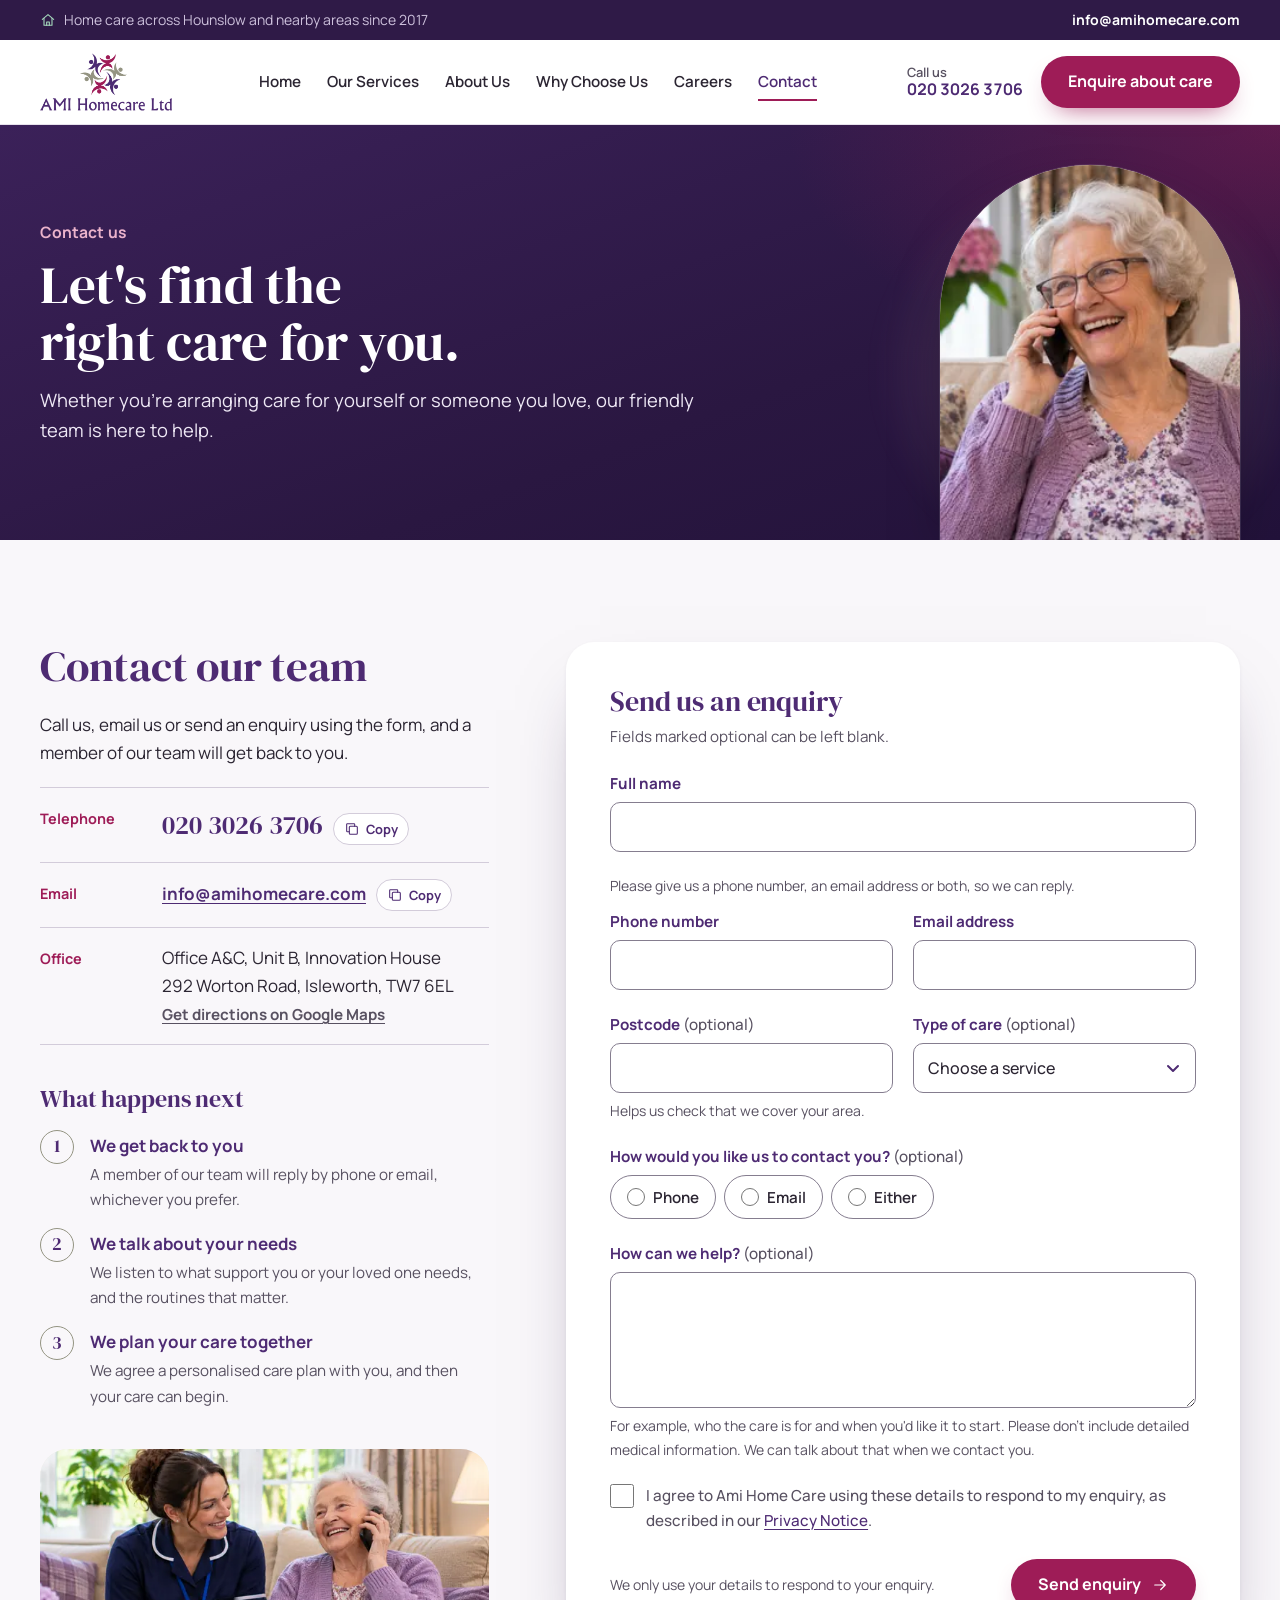
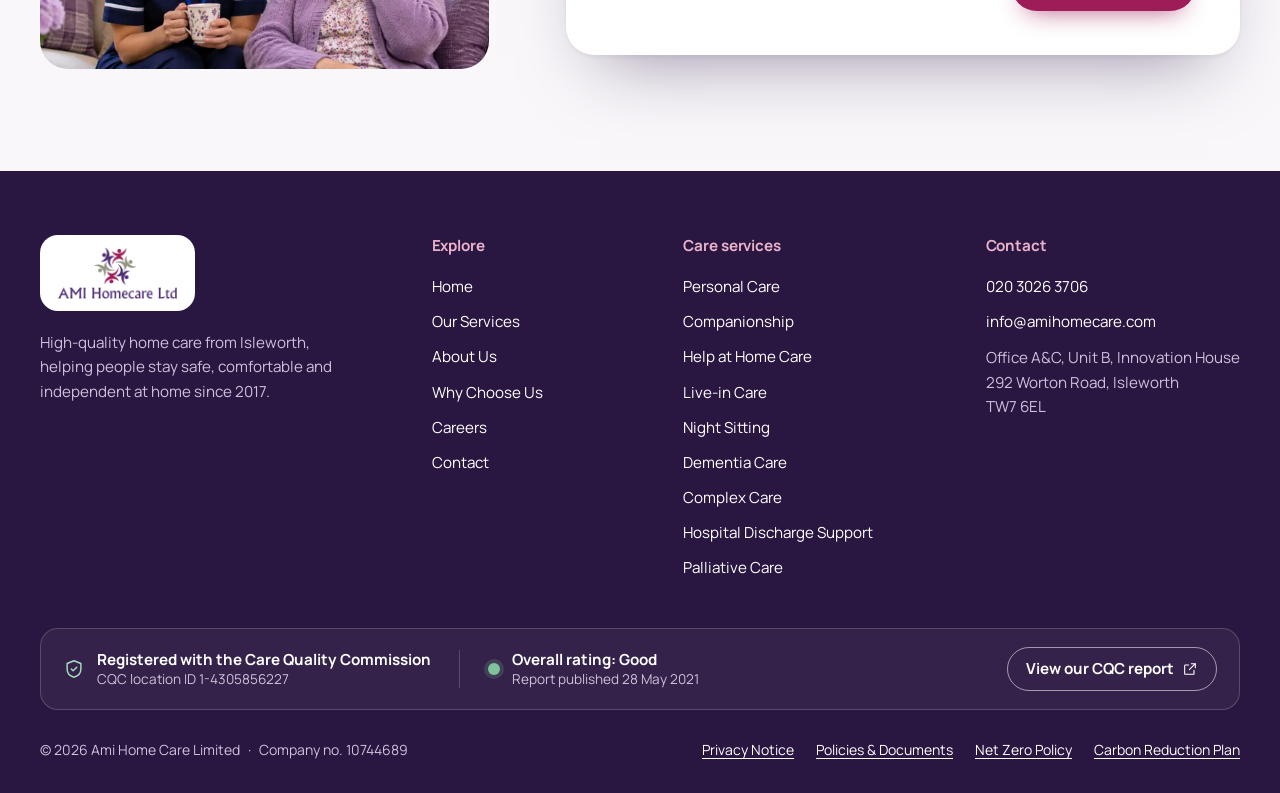
<file: contact.html>
<!doctype html>
<html lang="en-GB">
<head>
<meta charset="utf-8">
<meta name="viewport" content="width=device-width, initial-scale=1, viewport-fit=cover">
<title>Contact Us | Ami Home Care, Isleworth</title>
<meta name="description" content="Contact Ami Home Care on 020 3026 3706 or info@amihomecare.com, or send us an enquiry online. Our office is on Worton Road, Isleworth TW7 6EL.">
<link rel="canonical" href="https://amihomecare.com/contact.html">
<meta name="theme-color" content="#4E2B73">
<meta property="og:type" content="website">
<meta property="og:site_name" content="Ami Home Care">
<meta property="og:locale" content="en_GB">
<meta property="og:title" content="Contact Us">
<meta property="og:description" content="Contact Ami Home Care on 020 3026 3706 or info@amihomecare.com, or send us an enquiry online. Our office is on Worton Road, Isleworth TW7 6EL.">
<meta property="og:url" content="https://amihomecare.com/contact.html">
<meta property="og:image" content="https://amihomecare.com/img/og-image.jpg">
<meta property="og:image:width" content="1200">
<meta property="og:image:height" content="630">
<meta property="og:image:alt" content="A carer smiling with an older woman at home, with the Ami Home Care logo">
<meta name="twitter:card" content="summary_large_image">
<link rel="icon" href="favicon.ico" sizes="48x48">
<link rel="icon" href="img/favicon-32.png" type="image/png" sizes="32x32">
<link rel="apple-touch-icon" href="apple-touch-icon.png">
<link rel="manifest" href="site.webmanifest">
<link rel="preconnect" href="https://fonts.googleapis.com">
<link rel="preconnect" href="https://fonts.gstatic.com" crossorigin>
<link rel="stylesheet" href="https://fonts.googleapis.com/css2?family=DM+Serif+Display:ital@0;1&amp;family=Manrope:wght@400..800&amp;display=swap">
<link rel="stylesheet" href="css/styles.css?v=20261123a">
<script src="js/main.js?v=20261123a" async></script>
</head>
<body class="page-contact">
<svg xmlns="http://www.w3.org/2000/svg" class="sprite" aria-hidden="true" focusable="false">
<symbol id="i-arrow" viewBox="0 0 24 24"><path d="M5 12h14M13 6l6 6-6 6"/></symbol>
<symbol id="i-check" viewBox="0 0 24 24"><path d="M5 12.5l4.5 4.5L19 7.5"/></symbol>
<symbol id="i-info" viewBox="0 0 24 24"><circle cx="12" cy="12" r="9"/><path d="M12 11v5M12 8h.01"/></symbol>
<symbol id="i-alert" viewBox="0 0 24 24"><path d="M12 4 2.8 19.5h18.4zM12 10v4M12 17h.01"/></symbol>
<symbol id="i-phone" viewBox="0 0 24 24"><path d="M6.5 3.5h3l1.5 4.5-2.2 1.4a11.5 11.5 0 0 0 5.8 5.8l1.4-2.2 4.5 1.5v3a2 2 0 0 1-2 2A16.5 16.5 0 0 1 4.5 5.5a2 2 0 0 1 2-2z"/></symbol>
<symbol id="i-mail" viewBox="0 0 24 24"><rect x="3" y="5" width="18" height="14" rx="1.5"/><path d="M3.5 6.5 12 13l8.5-6.5"/></symbol>
<symbol id="i-pin" viewBox="0 0 24 24"><path d="M12 21s-6.5-5.8-6.5-11a6.5 6.5 0 0 1 13 0c0 5.2-6.5 11-6.5 11z"/><circle cx="12" cy="10" r="2.3"/></symbol>
<symbol id="i-external" viewBox="0 0 24 24"><path d="M14 4h6v6M20 4l-9 9M18 14v5a1 1 0 0 1-1 1H5a1 1 0 0 1-1-1V7a1 1 0 0 1 1-1h5"/></symbol>
<symbol id="i-copy" viewBox="0 0 24 24"><rect x="8" y="8" width="12" height="12" rx="1.5"/><path d="M16 8V5a1 1 0 0 0-1-1H5a1 1 0 0 0-1 1v10a1 1 0 0 0 1 1h3"/></symbol>
<symbol id="i-eye" viewBox="0 0 24 24"><path d="M2.5 12S6 5.5 12 5.5 21.5 12 21.5 12 18 18.5 12 18.5 2.5 12 2.5 12z"/><circle cx="12" cy="12" r="3"/></symbol>
<symbol id="i-person" viewBox="0 0 24 24"><circle cx="12" cy="7.5" r="3.5"/><path d="M5 20c.8-3.8 3.6-6 7-6s6.2 2.2 7 6"/></symbol>
<symbol id="i-chat" viewBox="0 0 24 24"><path d="M4 5h12v9H9l-4 3.5V14H4z"/><path d="M16 9h4v8h-1v3l-3.5-3H11v-3"/></symbol>
<symbol id="i-home" viewBox="0 0 24 24"><path d="M3.5 11 12 4l8.5 7"/><path d="M6 9.5V20h12V9.5"/><path d="M10 20v-5h4v5"/></symbol>
<symbol id="i-moon" viewBox="0 0 24 24"><path d="M19.5 14.5A8 8 0 1 1 9.5 4.5a6.5 6.5 0 0 0 10 10z"/></symbol>
<symbol id="i-heart" viewBox="0 0 24 24"><path d="M12 20s-7-4.3-7-9.5A3.8 3.8 0 0 1 12 8a3.8 3.8 0 0 1 7 2.5C19 15.7 12 20 12 20z"/></symbol>
<symbol id="i-mind" viewBox="0 0 24 24"><path d="M9 20v-3.5C6.2 15.6 4.5 13 4.5 10a7.5 7.5 0 0 1 15 0c0 1.5-.5 2.6-1.5 3.5l1 2.5-2 .5V19a1 1 0 0 1-1 1h-2"/><path d="M10 9.5a2 2 0 1 1 2 2v1.5"/></symbol>
<symbol id="i-nodes" viewBox="0 0 24 24"><circle cx="12" cy="5" r="2.2"/><circle cx="5" cy="18" r="2.2"/><circle cx="19" cy="18" r="2.2"/><circle cx="12" cy="13" r="2.2"/><path d="M12 7.2v3.6M10.3 14.4l-3.6 2.4M13.7 14.4l3.6 2.4"/></symbol>
<symbol id="i-discharge" viewBox="0 0 24 24"><path d="M3 20V8l5-3 5 3v12"/><path d="M8 10v4M6 12h4"/><path d="M15 15h6M18.5 12.5 21 15l-2.5 2.5"/></symbol>
<symbol id="i-helphome" viewBox="0 0 24 24"><path d="M3.5 11 12 4l8.5 7"/><path d="M6 9.5V20h12V9.5"/><path d="M9.5 14.5l2 2 3.5-4"/></symbol>
<symbol id="i-shield" viewBox="0 0 24 24"><path d="M12 3l7.5 3v6c0 4.6-3.2 7.7-7.5 9-4.3-1.3-7.5-4.4-7.5-9V6z"/><path d="M9 12l2 2 4-4"/></symbol>
<symbol id="i-plan" viewBox="0 0 24 24"><rect x="5" y="4" width="14" height="17" rx="1"/><path d="M9 4V3h6v1M8.5 10h7M8.5 14h7M8.5 18h4"/></symbol>
<symbol id="i-cal" viewBox="0 0 24 24"><rect x="4" y="5" width="16" height="15" rx="1"/><path d="M4 10h16M8 3v4M16 3v4"/></symbol>
<symbol id="i-doc" viewBox="0 0 24 24"><path d="M6 3h8l4 4v14H6z"/><path d="M14 3v4h4M9 12h6M9 16h6"/></symbol>
</svg>
<a class="skip-link" href="#main">Skip to main content</a>
<div class="topbar on-dark">
  <div class="wrap topbar__inner">
    <p class="topbar__note"><svg class="icon" width="16" height="16" aria-hidden="true" focusable="false"><use href="#i-home"></use></svg>Home care across Hounslow and nearby areas since 2017</p>
    <p class="topbar__contact"><span class="visually-hidden">Contact us: </span><a class="topbar__tel" href="tel:+442030263706">020 3026 3706</a><span class="topbar__sep" aria-hidden="true"> · </span><a href="mailto:info@amihomecare.com">info@amihomecare.com</a></p>
  </div>
</div>
<header class="site-header" id="site-header">
  <div class="wrap nav">
    <a class="logo" href="index.html"><img src="img/logo-trimmed.png" alt="Ami Home Care home page" width="500" height="219"></a>
    <nav class="menu-nav" aria-label="Main">
      <ul class="menu">
        <li><a href="index.html">Home</a></li>
        <li><a href="services.html">Our Services</a></li>
        <li><a href="about.html">About Us</a></li>
        <li><a href="index.html#why">Why Choose Us</a></li>
        <li><a href="careers.html">Careers</a></li>
        <li><a href="contact.html" aria-current="page">Contact</a></li>
      </ul>
    </nav>
    <div class="nav__actions">
      <a class="nav-call" href="tel:+442030263706"><small>Call us</small><b>020 3026 3706</b></a>
      <a class="btn btn--primary nav__cta" href="#enquiry">Enquire about care</a>
      <button class="menu-toggle" id="menu-toggle" type="button" aria-expanded="false" aria-controls="drawer" aria-label="Open menu"><span class="menu-toggle__bars" aria-hidden="true"></span></button>
    </div>
  </div>
  <nav class="drawer" id="drawer" aria-label="Main (mobile)">
    <div class="wrap">
      <ul class="drawer__list">
        <li><a class="drawer__link" href="index.html">Home</a></li>
        <li><a class="drawer__link" href="services.html">Our Services</a></li>
        <li><a class="drawer__link" href="about.html">About Us</a></li>
        <li><a class="drawer__link" href="index.html#why">Why Choose Us</a></li>
        <li><a class="drawer__link" href="careers.html">Careers</a></li>
        <li><a class="drawer__link" href="contact.html" aria-current="page">Contact</a></li>
        <li><a class="drawer__link" href="policies.html">Policies &amp; Documents</a></li>
      </ul>
      <div class="drawer__cta">
        <a class="btn btn--primary" href="#enquiry">Enquire about care</a>
        <a class="btn btn--secondary" href="tel:+442030263706"><svg class="icon" width="18" height="18" aria-hidden="true" focusable="false"><use href="#i-phone"></use></svg> Call 020 3026 3706</a>
      </div>
    </div>
  </nav>
</header>
<main id="main" tabindex="-1">
<section class="page-hero page-hero--photo on-dark" aria-labelledby="page-title">
  <div class="wrap">
    <p class="eyebrow">Contact us</p>
    <h1 id="page-title">Let's find the right care for you.</h1>
    <p class="lead">Whether you're arranging care for yourself or someone you love, our friendly team is here to help.</p>
    <div class="page-hero__media"><figure class="media"><img src="img/hero-contact-800.webp" srcset="img/hero-contact-480.webp 480w, img/hero-contact-800.webp 800w, img/hero-contact-1200.webp 1200w, img/hero-contact-1536.webp 1536w" sizes="(min-width: 761px) 300px, calc(100vw - 40px)" width="1536" height="1024" alt="An older woman smiling as she talks on the phone on her sofa" fetchpriority="high" decoding="async" style="object-position:62% 40%"></figure></div>
  </div>
</section>

<section class="section" aria-labelledby="contact-title">
  <div class="wrap contact-grid">
    <div class="stack contact-info">
      <h2 id="contact-title">Contact our team</h2>
      <p>Call us, email us or send an enquiry using the form, and a member of our team will get back to you.</p>
      <dl class="details">
        <div>
          <dt>Telephone</dt>
          <dd><a class="details__big" href="tel:+442030263706">020 3026 3706</a><button type="button" class="copy" data-copy="020 3026 3706" aria-label="Copy phone number"><svg class="icon" width="16" height="16" aria-hidden="true" focusable="false"><use href="#i-copy"></use></svg><span>Copy</span></button></dd>
        </div>
        <div>
          <dt>Email</dt>
          <dd><a href="mailto:info@amihomecare.com">info@amihomecare.com</a><button type="button" class="copy" data-copy="info@amihomecare.com" aria-label="Copy email address"><svg class="icon" width="16" height="16" aria-hidden="true" focusable="false"><use href="#i-copy"></use></svg><span>Copy</span></button></dd>
        </div>
        <div>
          <dt>Office</dt>
          <dd>Office A&amp;C, Unit B, Innovation House<br>292 Worton Road, Isleworth, TW7 6EL<br><a class="small" href="https://www.google.com/maps/search/?api=1&amp;query=Innovation+House+292+Worton+Road+Isleworth+TW7+6EL" target="_blank" rel="noopener">Get directions on Google Maps<span class="visually-hidden"> (opens in a new tab)</span></a></dd>
        </div>
      </dl>
    </div>

    <form class="form" id="enquiry" data-form="enquiry" action="send.php" method="post" novalidate aria-labelledby="enquiry-title">
      <h2 class="form__title" id="enquiry-title">Send us an enquiry</h2>
      <p class="form__intro">Fields marked optional can be left blank.</p>
      <input type="hidden" name="form_type" value="enquiry">
      <div class="fields">
        <div class="field field--full">
          <label for="q-name">Full name</label>
          <input id="q-name" name="name" type="text" autocomplete="name" required aria-describedby="q-name-err">
          <p class="err" id="q-name-err"></p>
        </div>
        <p class="hint field--full" id="q-reach-hint">Please give us a phone number, an email address or both, so we can reply.</p>
        <div class="field">
          <label for="q-phone">Phone number</label>
          <input id="q-phone" name="phone" type="tel" autocomplete="tel" aria-describedby="q-reach-hint q-phone-err">
          <p class="err" id="q-phone-err"></p>
        </div>
        <div class="field">
          <label for="q-email">Email address</label>
          <input id="q-email" name="email" type="email" autocomplete="email" spellcheck="false" aria-describedby="q-reach-hint q-email-err">
          <p class="err" id="q-email-err"></p>
        </div>
        <div class="field">
          <label for="q-postcode">Postcode <span class="optional">(optional)</span></label>
          <input id="q-postcode" name="postcode" type="text" autocomplete="postal-code" autocapitalize="characters" spellcheck="false" aria-describedby="q-postcode-hint q-postcode-err">
          <p class="hint" id="q-postcode-hint">Helps us check that we cover your area.</p>
          <p class="err" id="q-postcode-err"></p>
        </div>
        <div class="field">
          <label for="care-type">Type of care <span class="optional">(optional)</span></label>
          <select id="care-type" name="care">
            <option value="">Choose a service</option>
            <option value="personal-care">Personal care</option>
            <option value="companionship">Companionship</option>
            <option value="live-in-care">Live-in care</option>
            <option value="dementia-care">Dementia care</option>
            <option value="complex-care">Complex care</option>
            <option value="hospital-discharge">Hospital discharge support</option>
            <option value="night-sitting">Night sitting</option>
            <option value="palliative-care">Palliative care</option>
            <option value="help-at-home">Help at home care</option>
            <option value="not-sure">Not sure yet</option>
          </select>
        </div>
        <fieldset class="field field--full">
          <legend>How would you like us to contact you? <span class="optional">(optional)</span></legend>
          <div class="pills">
            <label><input type="radio" name="method" value="phone"> Phone</label>
            <label><input type="radio" name="method" value="email"> Email</label>
            <label><input type="radio" name="method" value="either"> Either</label>
          </div>
        </fieldset>
        <div class="field field--full">
          <label for="q-message">How can we help? <span class="optional">(optional)</span></label>
          <textarea id="q-message" name="message" rows="5" maxlength="3000" aria-describedby="q-message-hint"></textarea>
          <p class="hint" id="q-message-hint">For example, who the care is for and when you'd like it to start. Please don't include detailed medical information. We can talk about that when we contact you.</p>
        </div>
        <div class="field field--full">
          <div class="consent">
            <input id="q-consent" name="consent" type="checkbox" value="yes" required aria-describedby="q-consent-err">
            <label for="q-consent">I agree to Ami Home Care using these details to respond to my enquiry, as described in our <a href="privacy.html#website">Privacy Notice</a>.</label>
          </div>
          <p class="err" id="q-consent-err"></p>
        </div>
        <div class="hp" aria-hidden="true">
          <label for="q-website">Leave this field empty</label>
          <input id="q-website" name="website" type="text" tabindex="-1" autocomplete="off">
        </div>
      </div>
      <div class="form__foot">
        <p class="form__note">We only use your details to respond to your enquiry.</p>
        <button class="btn btn--primary" type="submit">Send enquiry <svg class="icon" width="18" height="18" aria-hidden="true" focusable="false"><use href="#i-arrow"></use></svg></button>
      </div>
      <div class="form-status" tabindex="-1"></div>
    </form>

    <div class="contact-next">
      <h3 class="contact-next__title">What happens next</h3>
      <ol class="next-steps">
        <li><strong>We get back to you</strong><span>A member of our team will reply by phone or email, whichever you prefer.</span></li>
        <li><strong>We talk about your needs</strong><span>We listen to what support you or your loved one needs, and the routines that matter.</span></li>
        <li><strong>We plan your care together</strong><span>We agree a personalised care plan with you, and then your care can begin.</span></li>
      </ol>
    </div>

    <div class="contact-photo">
      <figure class="media"><img src="img/contact-800.webp" srcset="img/contact-800.webp 800w, img/contact-1200.webp 1200w, img/contact-1600.webp 1600w, img/contact-2032.webp 2032w" sizes="(min-width: 1240px) 452px, (min-width: 901px) 37vw, calc(100vw - 40px)" width="2032" height="774" alt="An older woman smiling as she talks on the phone, sitting on her sofa beside a carer holding a cup of tea" loading="lazy" decoding="async" style="object-position:48% 40%"></figure>
    </div>
  </div>
</section>
</main>
<nav class="callbar" aria-label="Quick contact">
  <a class="btn btn--secondary" href="tel:+442030263706"><svg class="icon" width="18" height="18" aria-hidden="true" focusable="false"><use href="#i-phone"></use></svg> Call us</a>
  <a class="btn btn--primary" href="#enquiry">Enquire</a>
</nav>
<div class="cookie" id="cookie" role="region" aria-label="Cookie preferences" hidden>
  <div class="cookie__inner">
    <p><strong>We value your privacy.</strong> We'd like to use analytics cookies to understand how visitors use this website so we can improve it. They are only set if you accept. Read our <a href="privacy.html#website">Privacy Notice</a>.</p>
    <div class="cookie__actions">
      <button type="button" class="btn btn--secondary" data-consent="rejected">Reject analytics</button>
      <button type="button" class="btn btn--plum" data-consent="accepted">Accept analytics</button>
    </div>
  </div>
</div>
<footer class="site-footer on-dark">
  <div class="wrap footer__grid">
    <div class="footer__brand">
      <a class="footer__logo" href="index.html"><img src="img/logo-trimmed.png" alt="Ami Home Care home page" width="500" height="219" loading="lazy"></a>
      <p>High-quality home care from Isleworth, helping people stay safe, comfortable and independent at home since 2017.</p>
    </div>
    <nav aria-labelledby="footer-explore">
      <h2 class="footer__head" id="footer-explore">Explore</h2>
      <ul class="footer__list">
          <li><a href="index.html">Home</a></li>
          <li><a href="services.html">Our Services</a></li>
          <li><a href="about.html">About Us</a></li>
          <li><a href="index.html#why">Why Choose Us</a></li>
          <li><a href="careers.html">Careers</a></li>
          <li><a href="contact.html">Contact</a></li>
      </ul>
    </nav>
    <nav aria-labelledby="footer-services">
      <h2 class="footer__head" id="footer-services">Care services</h2>
      <ul class="footer__list">
          <li><a href="services.html#personal-care">Personal Care</a></li>
          <li><a href="services.html#companionship">Companionship</a></li>
          <li><a href="services.html#help-at-home">Help at Home Care</a></li>
          <li><a href="services.html#live-in-care">Live-in Care</a></li>
          <li><a href="services.html#night-sitting">Night Sitting</a></li>
          <li><a href="services.html#dementia-care">Dementia Care</a></li>
          <li><a href="services.html#complex-care">Complex Care</a></li>
          <li><a href="services.html#hospital-discharge">Hospital Discharge Support</a></li>
          <li><a href="services.html#palliative-care">Palliative Care</a></li>
      </ul>
    </nav>
    <div>
      <h2 class="footer__head">Contact</h2>
      <ul class="footer__list">
        <li><a href="tel:+442030263706">020 3026 3706</a></li>
        <li><a href="mailto:info@amihomecare.com">info@amihomecare.com</a></li>
        <li class="footer__address">Office A&amp;C, Unit B, Innovation House<br>292 Worton Road, Isleworth<br>TW7 6EL</li>
      </ul>
    </div>
  </div>
  <div class="wrap">
    <div class="footer__trust" role="group" aria-label="Care Quality Commission rating">
      <p class="footer__trust-item"><svg class="icon" width="22" height="22" aria-hidden="true" focusable="false"><use href="#i-shield"></use></svg><span><strong>Registered with the Care Quality Commission</strong><span class="footer__trust-sub">CQC location ID 1-4305856227</span></span></p>
      <p class="footer__trust-item footer__trust-rating"><span class="footer__dot" aria-hidden="true"></span><span><strong>Overall rating: Good</strong><span class="footer__trust-sub">Report published 28 May 2021</span></span></p>
      <a class="footer__trust-link" href="https://www.cqc.org.uk/location/1-4305856227" target="_blank" rel="noopener">View our CQC report <svg class="icon" width="16" height="16" aria-hidden="true" focusable="false"><use href="#i-external"></use></svg><span class="visually-hidden"> (opens in a new tab)</span></a>
    </div>
  </div>
  <div class="wrap footer__base">
    <p class="footer__legal">&copy; <span class="js-year">2026</span> Ami Home Care Limited<span class="footer__sep" aria-hidden="true">·</span>Company no. 10744689</p>
    <ul class="footer__links">
      <li><a href="privacy.html">Privacy Notice</a></li>
      <li><a href="policies.html">Policies &amp; Documents</a></li>
      <li><a href="net-zero-policy.html">Net Zero Policy</a></li>
      <li><a href="carbon-reduction-plan.html">Carbon Reduction Plan</a></li>
      <li class="js-cookie-settings" hidden><button type="button" class="linklike" data-cookie-settings>Cookie settings</button></li>
    </ul>
  </div>
</footer>
</body>
</html>
</file>
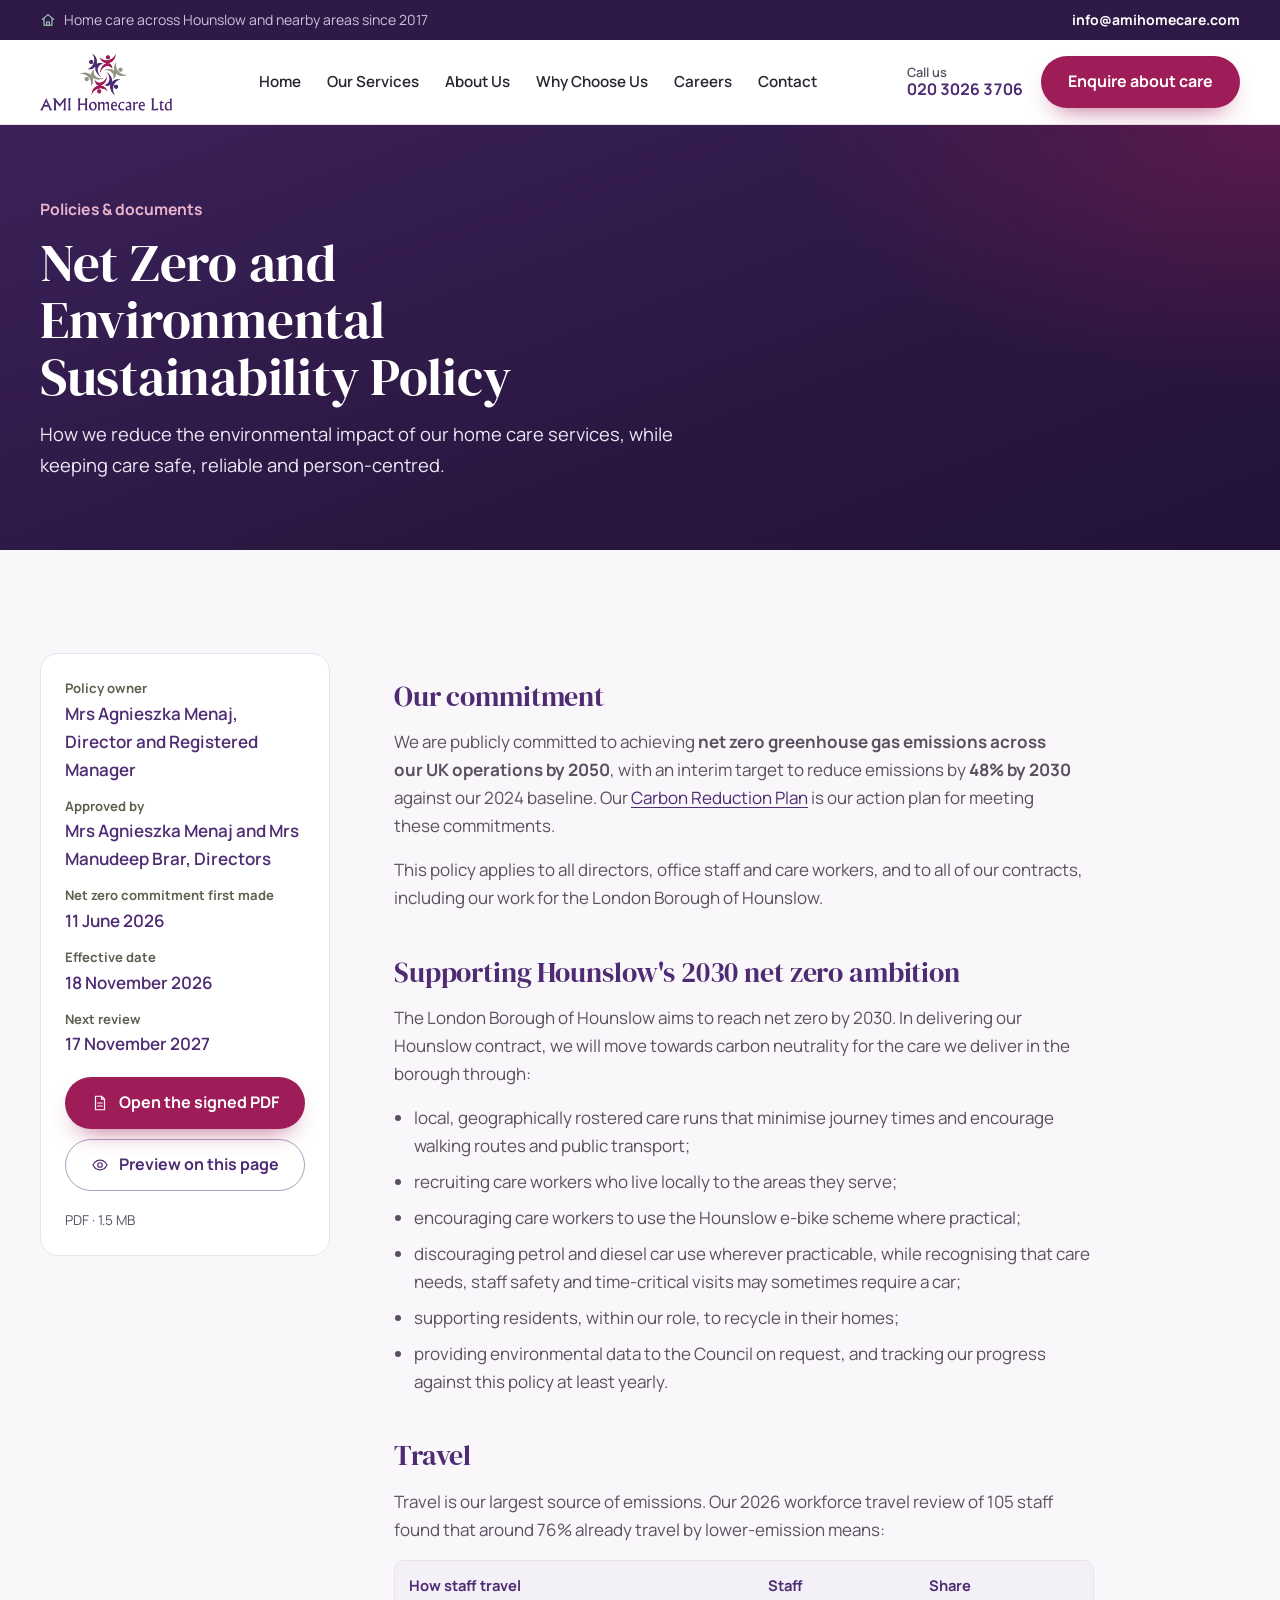
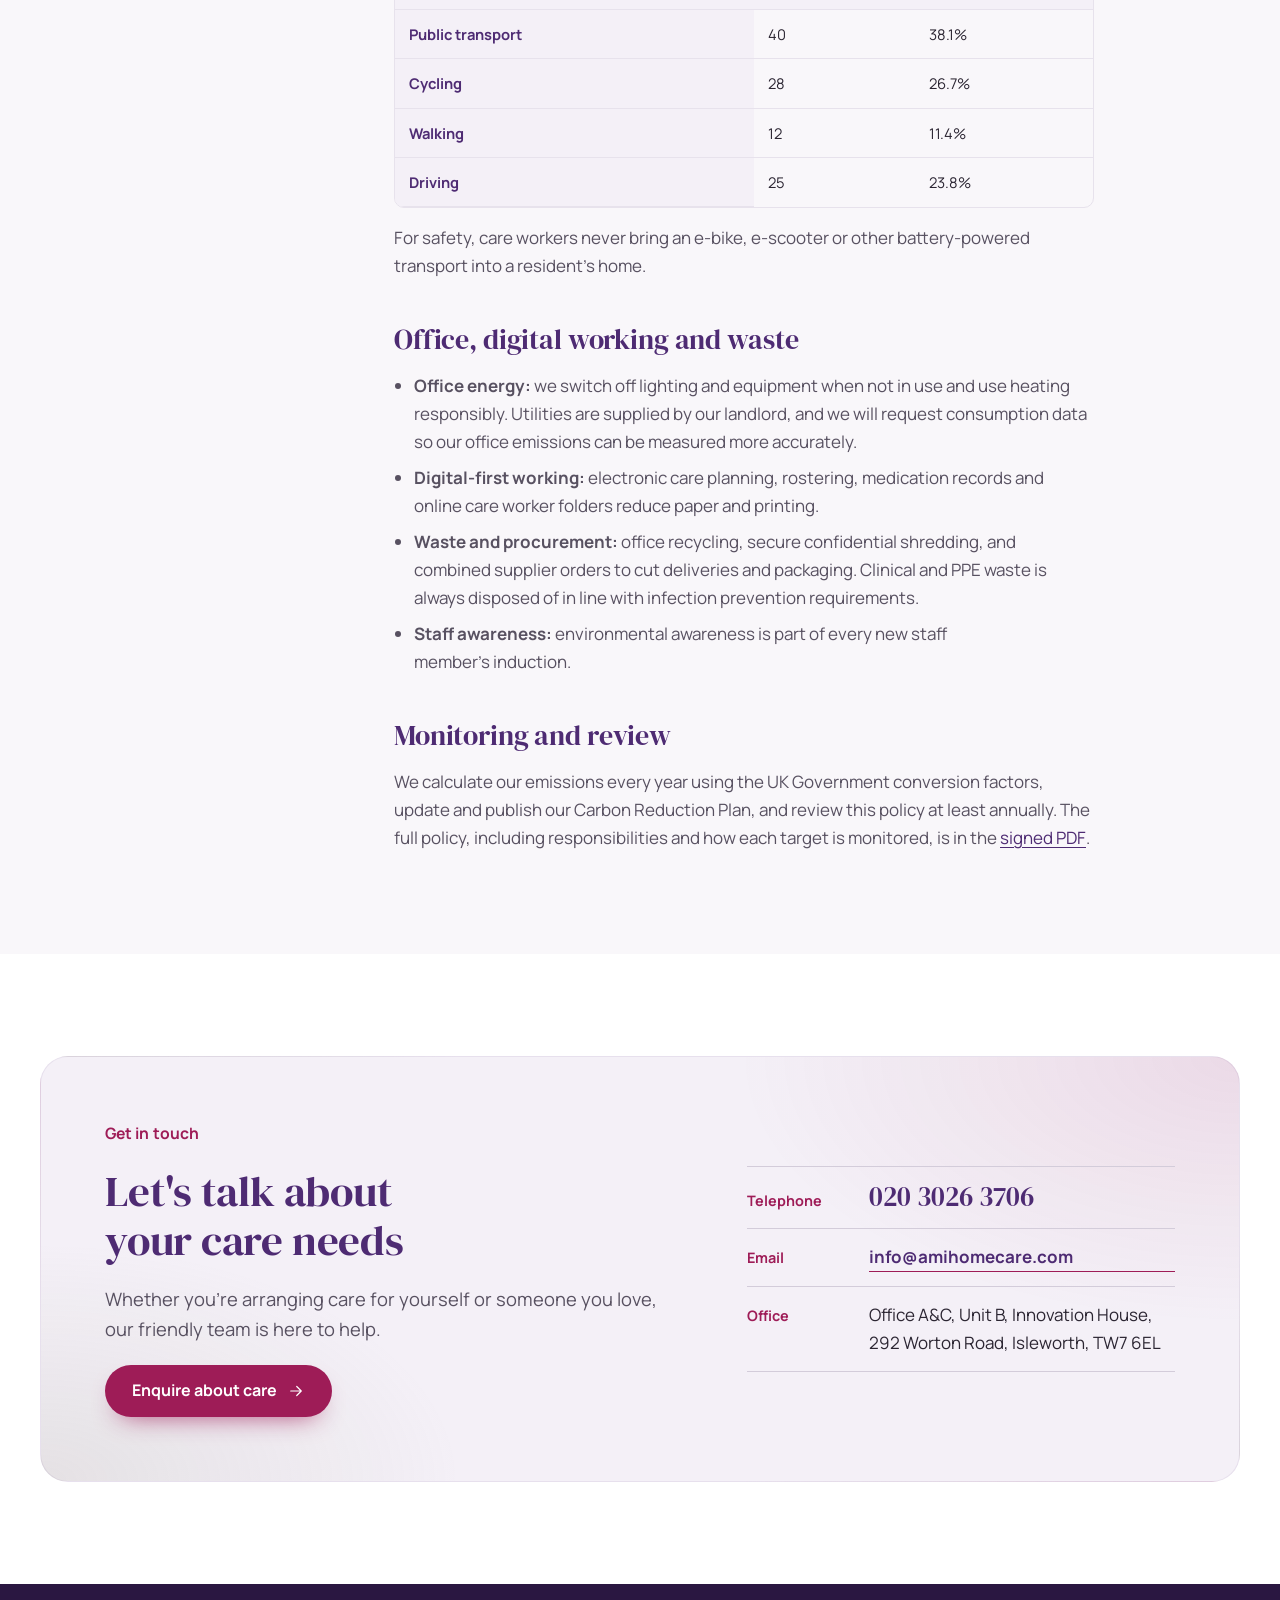
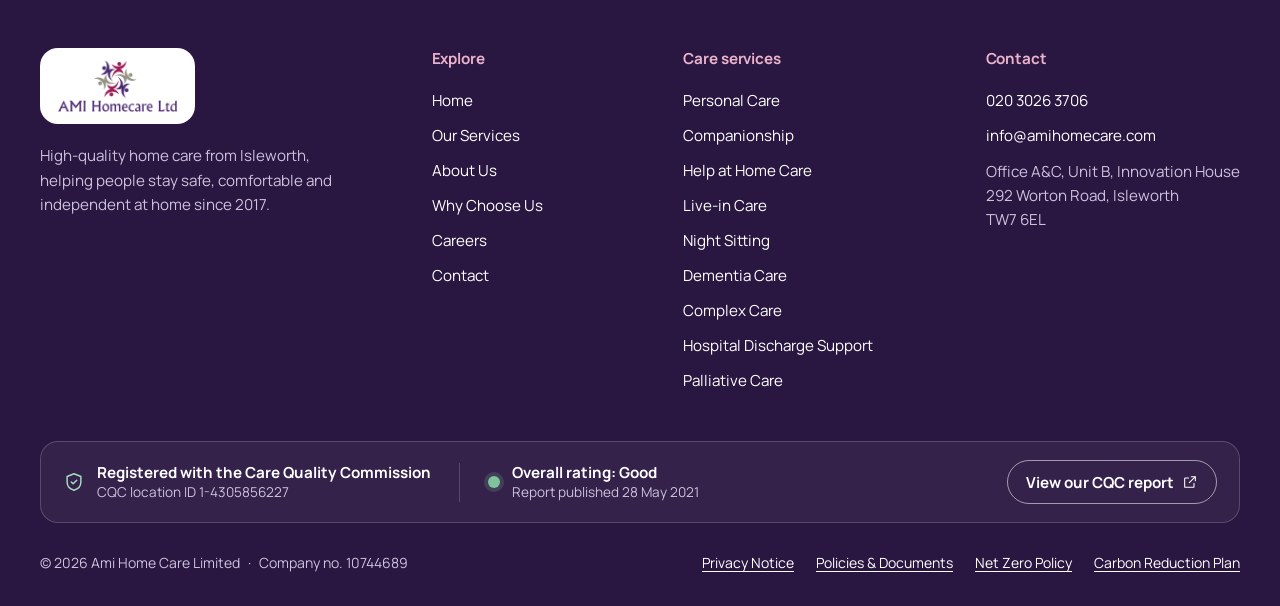
<file: net-zero-policy.html>
<!doctype html>
<html lang="en-GB">
<head>
<meta charset="utf-8">
<meta name="viewport" content="width=device-width, initial-scale=1, viewport-fit=cover">
<title>Net Zero and Environmental Sustainability Policy | Ami Home Care</title>
<meta name="description" content="Ami Home Care Limited's Net Zero and Environmental Sustainability Policy: our commitment to net zero by 2050 and how we reduce the environmental impact of our care.">
<link rel="canonical" href="https://amihomecare.com/net-zero-policy.html">
<meta name="theme-color" content="#4E2B73">
<meta property="og:type" content="website">
<meta property="og:site_name" content="Ami Home Care">
<meta property="og:locale" content="en_GB">
<meta property="og:title" content="Net Zero and Environmental Sustainability Policy">
<meta property="og:description" content="Ami Home Care Limited's Net Zero and Environmental Sustainability Policy: our commitment to net zero by 2050 and how we reduce the environmental impact of our care.">
<meta property="og:url" content="https://amihomecare.com/net-zero-policy.html">
<meta property="og:image" content="https://amihomecare.com/img/og-image.jpg">
<meta property="og:image:width" content="1200">
<meta property="og:image:height" content="630">
<meta property="og:image:alt" content="A carer smiling with an older woman at home, with the Ami Home Care logo">
<meta name="twitter:card" content="summary_large_image">
<link rel="icon" href="favicon.ico" sizes="48x48">
<link rel="icon" href="img/favicon-32.png" type="image/png" sizes="32x32">
<link rel="apple-touch-icon" href="apple-touch-icon.png">
<link rel="manifest" href="site.webmanifest">
<link rel="preconnect" href="https://fonts.googleapis.com">
<link rel="preconnect" href="https://fonts.gstatic.com" crossorigin>
<link rel="stylesheet" href="https://fonts.googleapis.com/css2?family=DM+Serif+Display:ital@0;1&amp;family=Manrope:wght@400..800&amp;display=swap">
<link rel="stylesheet" href="css/styles.css?v=20261123a">
<script src="js/main.js?v=20261123a" async></script>
</head>
<body class="page-netzero">
<svg xmlns="http://www.w3.org/2000/svg" class="sprite" aria-hidden="true" focusable="false">
<symbol id="i-arrow" viewBox="0 0 24 24"><path d="M5 12h14M13 6l6 6-6 6"/></symbol>
<symbol id="i-check" viewBox="0 0 24 24"><path d="M5 12.5l4.5 4.5L19 7.5"/></symbol>
<symbol id="i-info" viewBox="0 0 24 24"><circle cx="12" cy="12" r="9"/><path d="M12 11v5M12 8h.01"/></symbol>
<symbol id="i-alert" viewBox="0 0 24 24"><path d="M12 4 2.8 19.5h18.4zM12 10v4M12 17h.01"/></symbol>
<symbol id="i-phone" viewBox="0 0 24 24"><path d="M6.5 3.5h3l1.5 4.5-2.2 1.4a11.5 11.5 0 0 0 5.8 5.8l1.4-2.2 4.5 1.5v3a2 2 0 0 1-2 2A16.5 16.5 0 0 1 4.5 5.5a2 2 0 0 1 2-2z"/></symbol>
<symbol id="i-mail" viewBox="0 0 24 24"><rect x="3" y="5" width="18" height="14" rx="1.5"/><path d="M3.5 6.5 12 13l8.5-6.5"/></symbol>
<symbol id="i-pin" viewBox="0 0 24 24"><path d="M12 21s-6.5-5.8-6.5-11a6.5 6.5 0 0 1 13 0c0 5.2-6.5 11-6.5 11z"/><circle cx="12" cy="10" r="2.3"/></symbol>
<symbol id="i-external" viewBox="0 0 24 24"><path d="M14 4h6v6M20 4l-9 9M18 14v5a1 1 0 0 1-1 1H5a1 1 0 0 1-1-1V7a1 1 0 0 1 1-1h5"/></symbol>
<symbol id="i-copy" viewBox="0 0 24 24"><rect x="8" y="8" width="12" height="12" rx="1.5"/><path d="M16 8V5a1 1 0 0 0-1-1H5a1 1 0 0 0-1 1v10a1 1 0 0 0 1 1h3"/></symbol>
<symbol id="i-eye" viewBox="0 0 24 24"><path d="M2.5 12S6 5.5 12 5.5 21.5 12 21.5 12 18 18.5 12 18.5 2.5 12 2.5 12z"/><circle cx="12" cy="12" r="3"/></symbol>
<symbol id="i-person" viewBox="0 0 24 24"><circle cx="12" cy="7.5" r="3.5"/><path d="M5 20c.8-3.8 3.6-6 7-6s6.2 2.2 7 6"/></symbol>
<symbol id="i-chat" viewBox="0 0 24 24"><path d="M4 5h12v9H9l-4 3.5V14H4z"/><path d="M16 9h4v8h-1v3l-3.5-3H11v-3"/></symbol>
<symbol id="i-home" viewBox="0 0 24 24"><path d="M3.5 11 12 4l8.5 7"/><path d="M6 9.5V20h12V9.5"/><path d="M10 20v-5h4v5"/></symbol>
<symbol id="i-moon" viewBox="0 0 24 24"><path d="M19.5 14.5A8 8 0 1 1 9.5 4.5a6.5 6.5 0 0 0 10 10z"/></symbol>
<symbol id="i-heart" viewBox="0 0 24 24"><path d="M12 20s-7-4.3-7-9.5A3.8 3.8 0 0 1 12 8a3.8 3.8 0 0 1 7 2.5C19 15.7 12 20 12 20z"/></symbol>
<symbol id="i-mind" viewBox="0 0 24 24"><path d="M9 20v-3.5C6.2 15.6 4.5 13 4.5 10a7.5 7.5 0 0 1 15 0c0 1.5-.5 2.6-1.5 3.5l1 2.5-2 .5V19a1 1 0 0 1-1 1h-2"/><path d="M10 9.5a2 2 0 1 1 2 2v1.5"/></symbol>
<symbol id="i-nodes" viewBox="0 0 24 24"><circle cx="12" cy="5" r="2.2"/><circle cx="5" cy="18" r="2.2"/><circle cx="19" cy="18" r="2.2"/><circle cx="12" cy="13" r="2.2"/><path d="M12 7.2v3.6M10.3 14.4l-3.6 2.4M13.7 14.4l3.6 2.4"/></symbol>
<symbol id="i-discharge" viewBox="0 0 24 24"><path d="M3 20V8l5-3 5 3v12"/><path d="M8 10v4M6 12h4"/><path d="M15 15h6M18.5 12.5 21 15l-2.5 2.5"/></symbol>
<symbol id="i-helphome" viewBox="0 0 24 24"><path d="M3.5 11 12 4l8.5 7"/><path d="M6 9.5V20h12V9.5"/><path d="M9.5 14.5l2 2 3.5-4"/></symbol>
<symbol id="i-shield" viewBox="0 0 24 24"><path d="M12 3l7.5 3v6c0 4.6-3.2 7.7-7.5 9-4.3-1.3-7.5-4.4-7.5-9V6z"/><path d="M9 12l2 2 4-4"/></symbol>
<symbol id="i-plan" viewBox="0 0 24 24"><rect x="5" y="4" width="14" height="17" rx="1"/><path d="M9 4V3h6v1M8.5 10h7M8.5 14h7M8.5 18h4"/></symbol>
<symbol id="i-cal" viewBox="0 0 24 24"><rect x="4" y="5" width="16" height="15" rx="1"/><path d="M4 10h16M8 3v4M16 3v4"/></symbol>
<symbol id="i-doc" viewBox="0 0 24 24"><path d="M6 3h8l4 4v14H6z"/><path d="M14 3v4h4M9 12h6M9 16h6"/></symbol>
</svg>
<a class="skip-link" href="#main">Skip to main content</a>
<div class="topbar on-dark">
  <div class="wrap topbar__inner">
    <p class="topbar__note"><svg class="icon" width="16" height="16" aria-hidden="true" focusable="false"><use href="#i-home"></use></svg>Home care across Hounslow and nearby areas since 2017</p>
    <p class="topbar__contact"><span class="visually-hidden">Contact us: </span><a class="topbar__tel" href="tel:+442030263706">020 3026 3706</a><span class="topbar__sep" aria-hidden="true"> · </span><a href="mailto:info@amihomecare.com">info@amihomecare.com</a></p>
  </div>
</div>
<header class="site-header" id="site-header">
  <div class="wrap nav">
    <a class="logo" href="index.html"><img src="img/logo-trimmed.png" alt="Ami Home Care home page" width="500" height="219"></a>
    <nav class="menu-nav" aria-label="Main">
      <ul class="menu">
        <li><a href="index.html">Home</a></li>
        <li><a href="services.html">Our Services</a></li>
        <li><a href="about.html">About Us</a></li>
        <li><a href="index.html#why">Why Choose Us</a></li>
        <li><a href="careers.html">Careers</a></li>
        <li><a href="contact.html">Contact</a></li>
      </ul>
    </nav>
    <div class="nav__actions">
      <a class="nav-call" href="tel:+442030263706"><small>Call us</small><b>020 3026 3706</b></a>
      <a class="btn btn--primary nav__cta" href="contact.html">Enquire about care</a>
      <button class="menu-toggle" id="menu-toggle" type="button" aria-expanded="false" aria-controls="drawer" aria-label="Open menu"><span class="menu-toggle__bars" aria-hidden="true"></span></button>
    </div>
  </div>
  <nav class="drawer" id="drawer" aria-label="Main (mobile)">
    <div class="wrap">
      <ul class="drawer__list">
        <li><a class="drawer__link" href="index.html">Home</a></li>
        <li><a class="drawer__link" href="services.html">Our Services</a></li>
        <li><a class="drawer__link" href="about.html">About Us</a></li>
        <li><a class="drawer__link" href="index.html#why">Why Choose Us</a></li>
        <li><a class="drawer__link" href="careers.html">Careers</a></li>
        <li><a class="drawer__link" href="contact.html">Contact</a></li>
        <li><a class="drawer__link" href="policies.html">Policies &amp; Documents</a></li>
      </ul>
      <div class="drawer__cta">
        <a class="btn btn--primary" href="contact.html">Enquire about care</a>
        <a class="btn btn--secondary" href="tel:+442030263706"><svg class="icon" width="18" height="18" aria-hidden="true" focusable="false"><use href="#i-phone"></use></svg> Call 020 3026 3706</a>
      </div>
    </div>
  </nav>
</header>
<main id="main" tabindex="-1">
<section class="page-hero on-dark" aria-labelledby="page-title">
  <div class="wrap">
    <p class="eyebrow">Policies &amp; documents</p>
    <h1 id="page-title">Net Zero and Environmental Sustainability Policy</h1>
    <p class="lead">How we reduce the environmental impact of our home care services, while keeping care safe, reliable and person-centred.</p>
  </div>
</section>

<section class="section">
  <div class="wrap legal">
    <aside class="doc-facts" aria-label="Document details">
      <dl>
        <div><dt>Policy owner</dt><dd>Mrs Agnieszka Menaj, Director and Registered Manager</dd></div>
        <div><dt>Approved by</dt><dd>Mrs Agnieszka Menaj and Mrs Manudeep Brar, Directors</dd></div>
        <div><dt>Net zero commitment first made</dt><dd>11 June 2026</dd></div>
        <div><dt>Effective date</dt><dd>18 November 2026</dd></div>
        <div><dt>Next review</dt><dd>17 November 2027</dd></div>
      </dl>
      <div class="doc-facts__actions">
        <a class="btn btn--primary" href="docs/net-zero-and-environmental-sustainability-policy.pdf" target="_blank" rel="noopener"><svg class="icon" width="18" height="18" aria-hidden="true" focusable="false"><use href="#i-doc"></use></svg> Open the signed PDF<span class="visually-hidden"> (opens in a new tab)</span></a>
        <button type="button" class="btn btn--secondary" data-preview="docs/net-zero-and-environmental-sustainability-policy.pdf" data-title="Net Zero and Environmental Sustainability Policy"><svg class="icon" width="18" height="18" aria-hidden="true" focusable="false"><use href="#i-eye"></use></svg> Preview on this page</button>
      </div>
      <p class="doc-facts__note">PDF · 1.5 MB</p>
    </aside>

    <article class="legal__body">
      <h2 id="commitment">Our commitment</h2>
      <p>We are publicly committed to achieving <strong>net zero greenhouse gas emissions across our UK operations by 2050</strong>, with an interim target to reduce emissions by <strong>48% by 2030</strong> against our 2024 baseline. Our <a href="carbon-reduction-plan.html">Carbon Reduction Plan</a> is our action plan for meeting these commitments.</p>
      <p>This policy applies to all directors, office staff and care workers, and to all of our contracts, including our work for the London Borough of Hounslow.</p>

      <h2 id="hounslow">Supporting Hounslow's 2030 net zero ambition</h2>
      <p>The London Borough of Hounslow aims to reach net zero by 2030. In delivering our Hounslow contract, we will move towards carbon neutrality for the care we deliver in the borough through:</p>
      <ul>
        <li>local, geographically rostered care runs that minimise journey times and encourage walking routes and public transport;</li>
        <li>recruiting care workers who live locally to the areas they serve;</li>
        <li>encouraging care workers to use the Hounslow e-bike scheme where practical;</li>
        <li>discouraging petrol and diesel car use wherever practicable, while recognising that care needs, staff safety and time-critical visits may sometimes require a car;</li>
        <li>supporting residents, within our role, to recycle in their homes;</li>
        <li>providing environmental data to the Council on request, and tracking our progress against this policy at least yearly.</li>
      </ul>

      <h2 id="travel">Travel</h2>
      <p>Travel is our largest source of emissions. Our 2026 workforce travel review of 105 staff found that around 76% already travel by lower-emission means:</p>
      <div class="table-scroll table-scroll--fit">
        <table>
          <thead><tr><th scope="col">How staff travel</th><th scope="col">Staff</th><th scope="col">Share</th></tr></thead>
          <tbody>
            <tr><th scope="row">Public transport</th><td>40</td><td>38.1%</td></tr>
            <tr><th scope="row">Cycling</th><td>28</td><td>26.7%</td></tr>
            <tr><th scope="row">Walking</th><td>12</td><td>11.4%</td></tr>
            <tr><th scope="row">Driving</th><td>25</td><td>23.8%</td></tr>
          </tbody>
        </table>
      </div>
      <p>For safety, care workers never bring an e-bike, e-scooter or other battery-powered transport into a resident's home.</p>

      <h2 id="operations">Office, digital working and waste</h2>
      <ul>
        <li><strong>Office energy:</strong> we switch off lighting and equipment when not in use and use heating responsibly. Utilities are supplied by our landlord, and we will request consumption data so our office emissions can be measured more accurately.</li>
        <li><strong>Digital-first working:</strong> electronic care planning, rostering, medication records and online care worker folders reduce paper and printing.</li>
        <li><strong>Waste and procurement:</strong> office recycling, secure confidential shredding, and combined supplier orders to cut deliveries and packaging. Clinical and PPE waste is always disposed of in line with infection prevention requirements.</li>
        <li><strong>Staff awareness:</strong> environmental awareness is part of every new staff member's induction.</li>
      </ul>

      <h2 id="review">Monitoring and review</h2>
      <p>We calculate our emissions every year using the UK Government conversion factors, update and publish our Carbon Reduction Plan, and review this policy at least annually. The full policy, including responsibilities and how each target is monitored, is in the <a href="docs/net-zero-and-environmental-sustainability-policy.pdf" target="_blank" rel="noopener">signed PDF<span class="visually-hidden"> (opens in a new tab)</span></a>.</p>

      <section class="viewer" id="viewer" aria-labelledby="viewer-title" tabindex="-1" hidden>
        <div class="viewer__bar">
          <h2 id="viewer-title">Document preview</h2>
          <div class="viewer__tools">
            <span class="viewer__pages" id="viewer-pages"></span>
            <a class="btn btn--secondary" id="viewer-open" href="#" target="_blank" rel="noopener">Open PDF<span class="visually-hidden"> (opens in a new tab)</span></a>
            <button type="button" class="btn btn--secondary" id="viewer-close">Close preview</button>
          </div>
        </div>
        <div class="viewer__pages-box" id="viewer-box"></div>
      </section>
    </article>
  </div>
</section>

<section class="section cta-band" aria-labelledby="cta-title-netzero">
  <div class="wrap">
  <div class="cta-band__inner">
    <div class="stack">
      <p class="eyebrow">Get in touch</p>
      <h2 id="cta-title-netzero">Let's talk about your care needs</h2>
      <p class="lead">Whether you're arranging care for yourself or someone you love, our friendly team is here to help.</p>
      <div class="btn-row"><a class="btn btn--primary" href="contact.html">Enquire about care <svg class="icon" width="18" height="18" aria-hidden="true" focusable="false"><use href="#i-arrow"></use></svg></a></div>
    </div>
    <ul class="contact-list">
      <li><span class="contact-list__label">Telephone</span><a class="contact-list__big" href="tel:+442030263706">020 3026 3706</a></li>
      <li><span class="contact-list__label">Email</span><a href="mailto:info@amihomecare.com">info@amihomecare.com</a></li>
      <li><span class="contact-list__label">Office</span><span>Office A&amp;C, Unit B, Innovation House, 292 Worton Road, Isleworth, TW7 6EL</span></li>
    </ul>
  </div>
  </div>
</section>
</main>
<nav class="callbar" aria-label="Quick contact">
  <a class="btn btn--secondary" href="tel:+442030263706"><svg class="icon" width="18" height="18" aria-hidden="true" focusable="false"><use href="#i-phone"></use></svg> Call us</a>
  <a class="btn btn--primary" href="contact.html">Enquire</a>
</nav>
<div class="cookie" id="cookie" role="region" aria-label="Cookie preferences" hidden>
  <div class="cookie__inner">
    <p><strong>We value your privacy.</strong> We'd like to use analytics cookies to understand how visitors use this website so we can improve it. They are only set if you accept. Read our <a href="privacy.html#website">Privacy Notice</a>.</p>
    <div class="cookie__actions">
      <button type="button" class="btn btn--secondary" data-consent="rejected">Reject analytics</button>
      <button type="button" class="btn btn--plum" data-consent="accepted">Accept analytics</button>
    </div>
  </div>
</div>
<footer class="site-footer on-dark">
  <div class="wrap footer__grid">
    <div class="footer__brand">
      <a class="footer__logo" href="index.html"><img src="img/logo-trimmed.png" alt="Ami Home Care home page" width="500" height="219" loading="lazy"></a>
      <p>High-quality home care from Isleworth, helping people stay safe, comfortable and independent at home since 2017.</p>
    </div>
    <nav aria-labelledby="footer-explore">
      <h2 class="footer__head" id="footer-explore">Explore</h2>
      <ul class="footer__list">
          <li><a href="index.html">Home</a></li>
          <li><a href="services.html">Our Services</a></li>
          <li><a href="about.html">About Us</a></li>
          <li><a href="index.html#why">Why Choose Us</a></li>
          <li><a href="careers.html">Careers</a></li>
          <li><a href="contact.html">Contact</a></li>
      </ul>
    </nav>
    <nav aria-labelledby="footer-services">
      <h2 class="footer__head" id="footer-services">Care services</h2>
      <ul class="footer__list">
          <li><a href="services.html#personal-care">Personal Care</a></li>
          <li><a href="services.html#companionship">Companionship</a></li>
          <li><a href="services.html#help-at-home">Help at Home Care</a></li>
          <li><a href="services.html#live-in-care">Live-in Care</a></li>
          <li><a href="services.html#night-sitting">Night Sitting</a></li>
          <li><a href="services.html#dementia-care">Dementia Care</a></li>
          <li><a href="services.html#complex-care">Complex Care</a></li>
          <li><a href="services.html#hospital-discharge">Hospital Discharge Support</a></li>
          <li><a href="services.html#palliative-care">Palliative Care</a></li>
      </ul>
    </nav>
    <div>
      <h2 class="footer__head">Contact</h2>
      <ul class="footer__list">
        <li><a href="tel:+442030263706">020 3026 3706</a></li>
        <li><a href="mailto:info@amihomecare.com">info@amihomecare.com</a></li>
        <li class="footer__address">Office A&amp;C, Unit B, Innovation House<br>292 Worton Road, Isleworth<br>TW7 6EL</li>
      </ul>
    </div>
  </div>
  <div class="wrap">
    <div class="footer__trust" role="group" aria-label="Care Quality Commission rating">
      <p class="footer__trust-item"><svg class="icon" width="22" height="22" aria-hidden="true" focusable="false"><use href="#i-shield"></use></svg><span><strong>Registered with the Care Quality Commission</strong><span class="footer__trust-sub">CQC location ID 1-4305856227</span></span></p>
      <p class="footer__trust-item footer__trust-rating"><span class="footer__dot" aria-hidden="true"></span><span><strong>Overall rating: Good</strong><span class="footer__trust-sub">Report published 28 May 2021</span></span></p>
      <a class="footer__trust-link" href="https://www.cqc.org.uk/location/1-4305856227" target="_blank" rel="noopener">View our CQC report <svg class="icon" width="16" height="16" aria-hidden="true" focusable="false"><use href="#i-external"></use></svg><span class="visually-hidden"> (opens in a new tab)</span></a>
    </div>
  </div>
  <div class="wrap footer__base">
    <p class="footer__legal">&copy; <span class="js-year">2026</span> Ami Home Care Limited<span class="footer__sep" aria-hidden="true">·</span>Company no. 10744689</p>
    <ul class="footer__links">
      <li><a href="privacy.html">Privacy Notice</a></li>
      <li><a href="policies.html">Policies &amp; Documents</a></li>
      <li><a href="net-zero-policy.html">Net Zero Policy</a></li>
      <li><a href="carbon-reduction-plan.html">Carbon Reduction Plan</a></li>
      <li class="js-cookie-settings" hidden><button type="button" class="linklike" data-cookie-settings>Cookie settings</button></li>
    </ul>
  </div>
</footer>
</body>
</html>
</file>
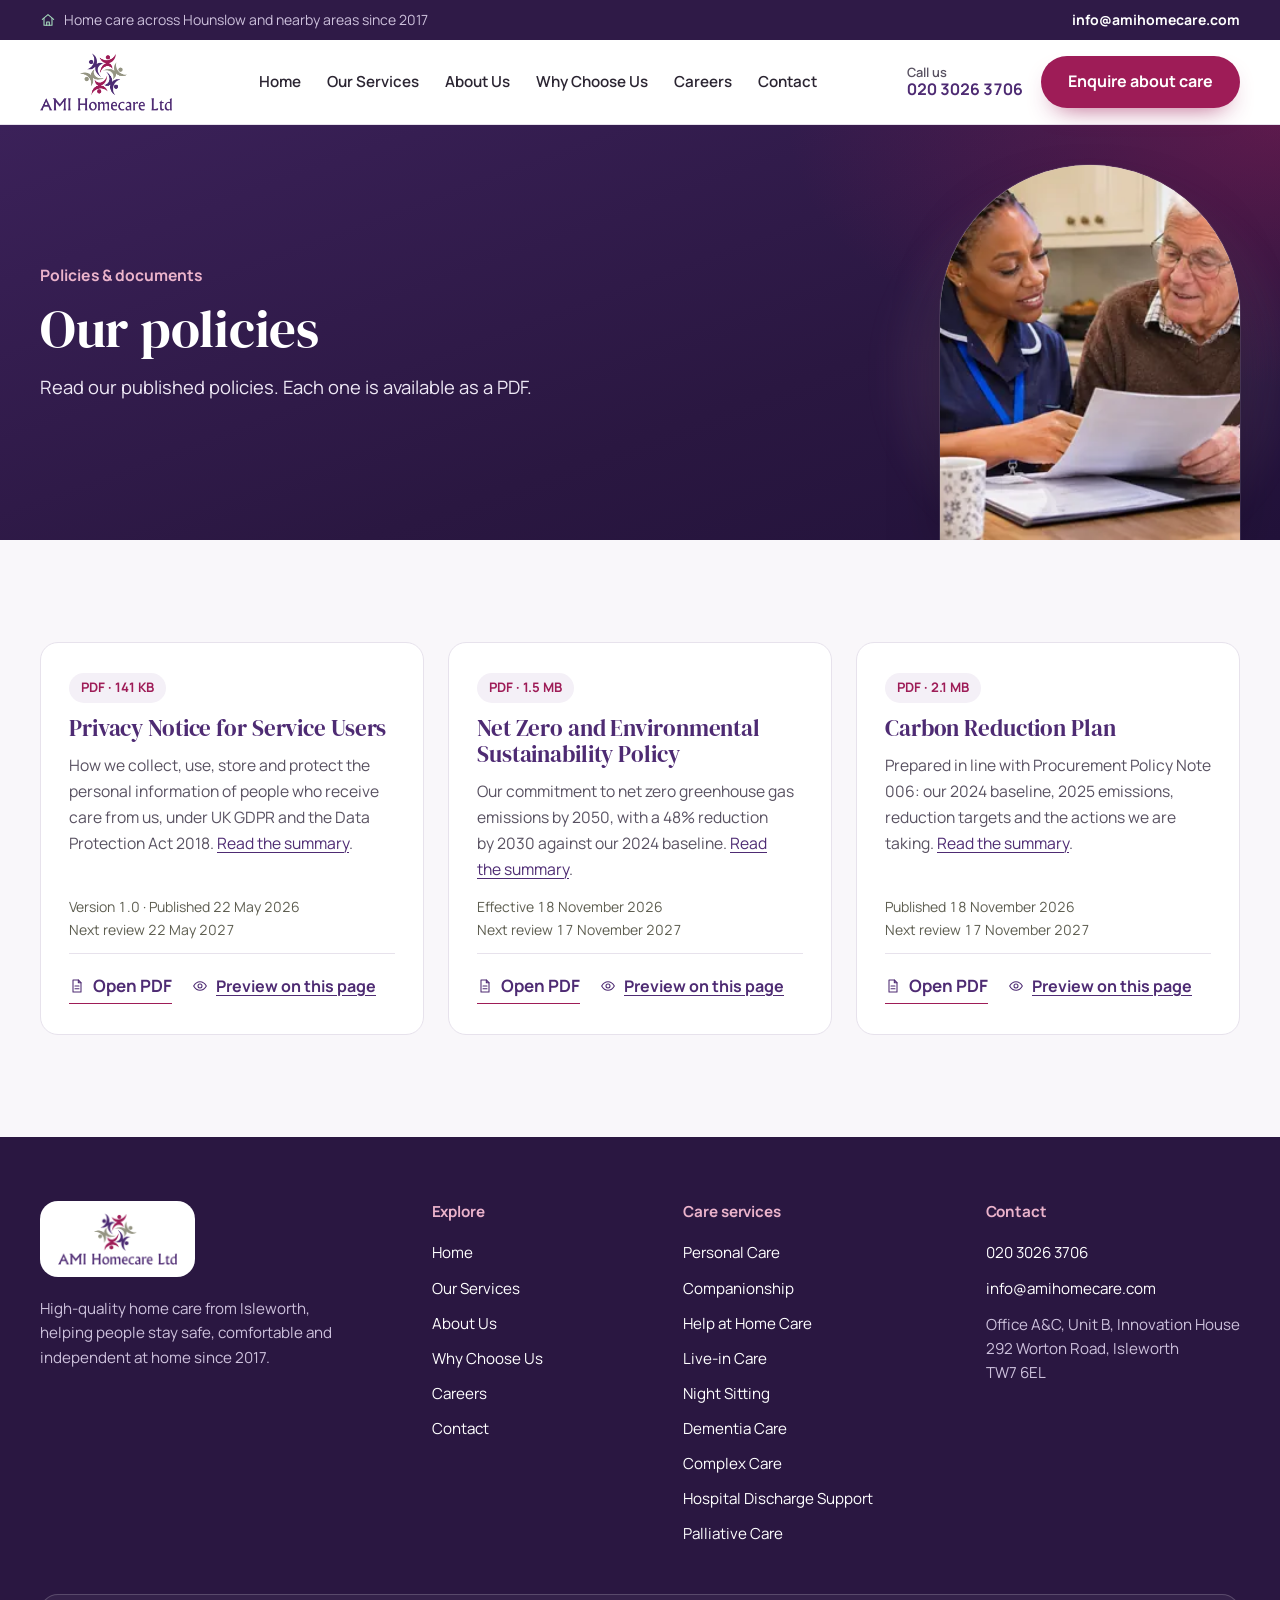
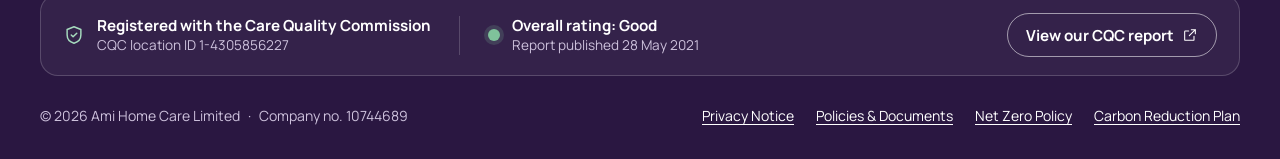
<file: policies.html>
<!doctype html>
<html lang="en-GB">
<head>
<meta charset="utf-8">
<meta name="viewport" content="width=device-width, initial-scale=1, viewport-fit=cover">
<title>Policies and Documents | Ami Home Care</title>
<meta name="description" content="Read Ami Home Care's published policies: our Privacy Notice for Service Users, Net Zero and Environmental Sustainability Policy and Carbon Reduction Plan.">
<link rel="canonical" href="https://amihomecare.com/policies.html">
<meta name="theme-color" content="#4E2B73">
<meta property="og:type" content="website">
<meta property="og:site_name" content="Ami Home Care">
<meta property="og:locale" content="en_GB">
<meta property="og:title" content="Policies and Documents">
<meta property="og:description" content="Read Ami Home Care's published policies: our Privacy Notice for Service Users, Net Zero and Environmental Sustainability Policy and Carbon Reduction Plan.">
<meta property="og:url" content="https://amihomecare.com/policies.html">
<meta property="og:image" content="https://amihomecare.com/img/og-image.jpg">
<meta property="og:image:width" content="1200">
<meta property="og:image:height" content="630">
<meta property="og:image:alt" content="A carer smiling with an older woman at home, with the Ami Home Care logo">
<meta name="twitter:card" content="summary_large_image">
<link rel="icon" href="favicon.ico" sizes="48x48">
<link rel="icon" href="img/favicon-32.png" type="image/png" sizes="32x32">
<link rel="apple-touch-icon" href="apple-touch-icon.png">
<link rel="manifest" href="site.webmanifest">
<link rel="preconnect" href="https://fonts.googleapis.com">
<link rel="preconnect" href="https://fonts.gstatic.com" crossorigin>
<link rel="stylesheet" href="https://fonts.googleapis.com/css2?family=DM+Serif+Display:ital@0;1&amp;family=Manrope:wght@400..800&amp;display=swap">
<link rel="stylesheet" href="css/styles.css?v=20261123a">
<script src="js/main.js?v=20261123a" async></script>
</head>
<body class="page-policies">
<svg xmlns="http://www.w3.org/2000/svg" class="sprite" aria-hidden="true" focusable="false">
<symbol id="i-arrow" viewBox="0 0 24 24"><path d="M5 12h14M13 6l6 6-6 6"/></symbol>
<symbol id="i-check" viewBox="0 0 24 24"><path d="M5 12.5l4.5 4.5L19 7.5"/></symbol>
<symbol id="i-info" viewBox="0 0 24 24"><circle cx="12" cy="12" r="9"/><path d="M12 11v5M12 8h.01"/></symbol>
<symbol id="i-alert" viewBox="0 0 24 24"><path d="M12 4 2.8 19.5h18.4zM12 10v4M12 17h.01"/></symbol>
<symbol id="i-phone" viewBox="0 0 24 24"><path d="M6.5 3.5h3l1.5 4.5-2.2 1.4a11.5 11.5 0 0 0 5.8 5.8l1.4-2.2 4.5 1.5v3a2 2 0 0 1-2 2A16.5 16.5 0 0 1 4.5 5.5a2 2 0 0 1 2-2z"/></symbol>
<symbol id="i-mail" viewBox="0 0 24 24"><rect x="3" y="5" width="18" height="14" rx="1.5"/><path d="M3.5 6.5 12 13l8.5-6.5"/></symbol>
<symbol id="i-pin" viewBox="0 0 24 24"><path d="M12 21s-6.5-5.8-6.5-11a6.5 6.5 0 0 1 13 0c0 5.2-6.5 11-6.5 11z"/><circle cx="12" cy="10" r="2.3"/></symbol>
<symbol id="i-external" viewBox="0 0 24 24"><path d="M14 4h6v6M20 4l-9 9M18 14v5a1 1 0 0 1-1 1H5a1 1 0 0 1-1-1V7a1 1 0 0 1 1-1h5"/></symbol>
<symbol id="i-copy" viewBox="0 0 24 24"><rect x="8" y="8" width="12" height="12" rx="1.5"/><path d="M16 8V5a1 1 0 0 0-1-1H5a1 1 0 0 0-1 1v10a1 1 0 0 0 1 1h3"/></symbol>
<symbol id="i-eye" viewBox="0 0 24 24"><path d="M2.5 12S6 5.5 12 5.5 21.5 12 21.5 12 18 18.5 12 18.5 2.5 12 2.5 12z"/><circle cx="12" cy="12" r="3"/></symbol>
<symbol id="i-person" viewBox="0 0 24 24"><circle cx="12" cy="7.5" r="3.5"/><path d="M5 20c.8-3.8 3.6-6 7-6s6.2 2.2 7 6"/></symbol>
<symbol id="i-chat" viewBox="0 0 24 24"><path d="M4 5h12v9H9l-4 3.5V14H4z"/><path d="M16 9h4v8h-1v3l-3.5-3H11v-3"/></symbol>
<symbol id="i-home" viewBox="0 0 24 24"><path d="M3.5 11 12 4l8.5 7"/><path d="M6 9.5V20h12V9.5"/><path d="M10 20v-5h4v5"/></symbol>
<symbol id="i-moon" viewBox="0 0 24 24"><path d="M19.5 14.5A8 8 0 1 1 9.5 4.5a6.5 6.5 0 0 0 10 10z"/></symbol>
<symbol id="i-heart" viewBox="0 0 24 24"><path d="M12 20s-7-4.3-7-9.5A3.8 3.8 0 0 1 12 8a3.8 3.8 0 0 1 7 2.5C19 15.7 12 20 12 20z"/></symbol>
<symbol id="i-mind" viewBox="0 0 24 24"><path d="M9 20v-3.5C6.2 15.6 4.5 13 4.5 10a7.5 7.5 0 0 1 15 0c0 1.5-.5 2.6-1.5 3.5l1 2.5-2 .5V19a1 1 0 0 1-1 1h-2"/><path d="M10 9.5a2 2 0 1 1 2 2v1.5"/></symbol>
<symbol id="i-nodes" viewBox="0 0 24 24"><circle cx="12" cy="5" r="2.2"/><circle cx="5" cy="18" r="2.2"/><circle cx="19" cy="18" r="2.2"/><circle cx="12" cy="13" r="2.2"/><path d="M12 7.2v3.6M10.3 14.4l-3.6 2.4M13.7 14.4l3.6 2.4"/></symbol>
<symbol id="i-discharge" viewBox="0 0 24 24"><path d="M3 20V8l5-3 5 3v12"/><path d="M8 10v4M6 12h4"/><path d="M15 15h6M18.5 12.5 21 15l-2.5 2.5"/></symbol>
<symbol id="i-helphome" viewBox="0 0 24 24"><path d="M3.5 11 12 4l8.5 7"/><path d="M6 9.5V20h12V9.5"/><path d="M9.5 14.5l2 2 3.5-4"/></symbol>
<symbol id="i-shield" viewBox="0 0 24 24"><path d="M12 3l7.5 3v6c0 4.6-3.2 7.7-7.5 9-4.3-1.3-7.5-4.4-7.5-9V6z"/><path d="M9 12l2 2 4-4"/></symbol>
<symbol id="i-plan" viewBox="0 0 24 24"><rect x="5" y="4" width="14" height="17" rx="1"/><path d="M9 4V3h6v1M8.5 10h7M8.5 14h7M8.5 18h4"/></symbol>
<symbol id="i-cal" viewBox="0 0 24 24"><rect x="4" y="5" width="16" height="15" rx="1"/><path d="M4 10h16M8 3v4M16 3v4"/></symbol>
<symbol id="i-doc" viewBox="0 0 24 24"><path d="M6 3h8l4 4v14H6z"/><path d="M14 3v4h4M9 12h6M9 16h6"/></symbol>
</svg>
<a class="skip-link" href="#main">Skip to main content</a>
<div class="topbar on-dark">
  <div class="wrap topbar__inner">
    <p class="topbar__note"><svg class="icon" width="16" height="16" aria-hidden="true" focusable="false"><use href="#i-home"></use></svg>Home care across Hounslow and nearby areas since 2017</p>
    <p class="topbar__contact"><span class="visually-hidden">Contact us: </span><a class="topbar__tel" href="tel:+442030263706">020 3026 3706</a><span class="topbar__sep" aria-hidden="true"> · </span><a href="mailto:info@amihomecare.com">info@amihomecare.com</a></p>
  </div>
</div>
<header class="site-header" id="site-header">
  <div class="wrap nav">
    <a class="logo" href="index.html"><img src="img/logo-trimmed.png" alt="Ami Home Care home page" width="500" height="219"></a>
    <nav class="menu-nav" aria-label="Main">
      <ul class="menu">
        <li><a href="index.html">Home</a></li>
        <li><a href="services.html">Our Services</a></li>
        <li><a href="about.html">About Us</a></li>
        <li><a href="index.html#why">Why Choose Us</a></li>
        <li><a href="careers.html">Careers</a></li>
        <li><a href="contact.html">Contact</a></li>
      </ul>
    </nav>
    <div class="nav__actions">
      <a class="nav-call" href="tel:+442030263706"><small>Call us</small><b>020 3026 3706</b></a>
      <a class="btn btn--primary nav__cta" href="contact.html">Enquire about care</a>
      <button class="menu-toggle" id="menu-toggle" type="button" aria-expanded="false" aria-controls="drawer" aria-label="Open menu"><span class="menu-toggle__bars" aria-hidden="true"></span></button>
    </div>
  </div>
  <nav class="drawer" id="drawer" aria-label="Main (mobile)">
    <div class="wrap">
      <ul class="drawer__list">
        <li><a class="drawer__link" href="index.html">Home</a></li>
        <li><a class="drawer__link" href="services.html">Our Services</a></li>
        <li><a class="drawer__link" href="about.html">About Us</a></li>
        <li><a class="drawer__link" href="index.html#why">Why Choose Us</a></li>
        <li><a class="drawer__link" href="careers.html">Careers</a></li>
        <li><a class="drawer__link" href="contact.html">Contact</a></li>
        <li><a class="drawer__link" href="policies.html" aria-current="page">Policies &amp; Documents</a></li>
      </ul>
      <div class="drawer__cta">
        <a class="btn btn--primary" href="contact.html">Enquire about care</a>
        <a class="btn btn--secondary" href="tel:+442030263706"><svg class="icon" width="18" height="18" aria-hidden="true" focusable="false"><use href="#i-phone"></use></svg> Call 020 3026 3706</a>
      </div>
    </div>
  </nav>
</header>
<main id="main" tabindex="-1">
<section class="page-hero page-hero--photo on-dark" aria-labelledby="page-title">
  <div class="wrap">
    <p class="eyebrow">Policies &amp; documents</p>
    <h1 id="page-title">Our policies</h1>
    <p class="lead">Read our published policies. Each one is available as a PDF.</p>
    <div class="page-hero__media"><figure class="media"><img src="img/hero-policies-800.webp" srcset="img/hero-policies-480.webp 480w, img/hero-policies-800.webp 800w, img/hero-policies-1200.webp 1200w, img/hero-policies-1536.webp 1536w" sizes="(min-width: 761px) 300px, calc(100vw - 40px)" width="1536" height="1024" alt="A carer and an older man reading through a care plan at his kitchen table" fetchpriority="high" decoding="async" style="object-position:54% 40%"></figure></div>
  </div>
</section>

<section class="section" aria-label="Documents">
  <div class="wrap">
    <ul class="docs">
      <li class="doc" id="privacy-notice">
        <span class="doc__type">PDF · 141 KB</span>
        <h2>Privacy Notice for Service Users</h2>
        <p>How we collect, use, store and protect the personal information of people who receive care from us, under UK GDPR and the Data Protection Act 2018. <a href="privacy.html">Read the summary</a>.</p>
        <p class="doc__meta">Version 1.0 · Published 22 May 2026<br>Next review 22 May 2027</p>
        <div class="doc__actions">
          <a class="text-link" href="docs/privacy-notice-for-service-users.pdf" target="_blank" rel="noopener"><svg class="icon" width="16" height="16" aria-hidden="true" focusable="false"><use href="#i-doc"></use></svg> Open PDF<span class="visually-hidden">: Privacy Notice for Service Users (opens in a new tab)</span></a>
          <button type="button" class="btn-link" data-preview="docs/privacy-notice-for-service-users.pdf" data-title="Privacy Notice for Service Users"><svg class="icon" width="16" height="16" aria-hidden="true" focusable="false"><use href="#i-eye"></use></svg> Preview on this page</button>
        </div>
      </li>
      <li class="doc" id="net-zero">
        <span class="doc__type">PDF · 1.5 MB</span>
        <h2>Net Zero and Environmental Sustainability Policy</h2>
        <p>Our commitment to net zero greenhouse gas emissions by 2050, with a 48% reduction by 2030 against our 2024 baseline. <a href="net-zero-policy.html">Read the summary</a>.</p>
        <p class="doc__meta">Effective 18 November 2026<br>Next review 17 November 2027</p>
        <div class="doc__actions">
          <a class="text-link" href="docs/net-zero-and-environmental-sustainability-policy.pdf" target="_blank" rel="noopener"><svg class="icon" width="16" height="16" aria-hidden="true" focusable="false"><use href="#i-doc"></use></svg> Open PDF<span class="visually-hidden">: Net Zero and Environmental Sustainability Policy (opens in a new tab)</span></a>
          <button type="button" class="btn-link" data-preview="docs/net-zero-and-environmental-sustainability-policy.pdf" data-title="Net Zero and Environmental Sustainability Policy"><svg class="icon" width="16" height="16" aria-hidden="true" focusable="false"><use href="#i-eye"></use></svg> Preview on this page</button>
        </div>
      </li>
      <li class="doc" id="carbon-reduction">
        <span class="doc__type">PDF · 2.1 MB</span>
        <h2>Carbon Reduction Plan</h2>
        <p>Prepared in line with Procurement Policy Note 006: our 2024 baseline, 2025 emissions, reduction targets and the actions we are taking. <a href="carbon-reduction-plan.html">Read the summary</a>.</p>
        <p class="doc__meta">Published 18 November 2026<br>Next review 17 November 2027</p>
        <div class="doc__actions">
          <a class="text-link" href="docs/carbon-reduction-plan.pdf" target="_blank" rel="noopener"><svg class="icon" width="16" height="16" aria-hidden="true" focusable="false"><use href="#i-doc"></use></svg> Open PDF<span class="visually-hidden">: Carbon Reduction Plan (opens in a new tab)</span></a>
          <button type="button" class="btn-link" data-preview="docs/carbon-reduction-plan.pdf" data-title="Carbon Reduction Plan"><svg class="icon" width="16" height="16" aria-hidden="true" focusable="false"><use href="#i-eye"></use></svg> Preview on this page</button>
        </div>
      </li>
    </ul>

    <section class="viewer" id="viewer" aria-labelledby="viewer-title" tabindex="-1" hidden>
      <div class="viewer__bar">
        <h2 id="viewer-title">Document preview</h2>
        <div class="viewer__tools">
          <span class="viewer__pages" id="viewer-pages"></span>
          <a class="btn btn--secondary" id="viewer-open" href="#" target="_blank" rel="noopener">Open PDF<span class="visually-hidden"> (opens in a new tab)</span></a>
          <button type="button" class="btn btn--secondary" id="viewer-close">Close preview</button>
        </div>
      </div>
      <div class="viewer__pages-box" id="viewer-box"></div>
    </section>
  </div>
</section>
</main>
<nav class="callbar" aria-label="Quick contact">
  <a class="btn btn--secondary" href="tel:+442030263706"><svg class="icon" width="18" height="18" aria-hidden="true" focusable="false"><use href="#i-phone"></use></svg> Call us</a>
  <a class="btn btn--primary" href="contact.html">Enquire</a>
</nav>
<div class="cookie" id="cookie" role="region" aria-label="Cookie preferences" hidden>
  <div class="cookie__inner">
    <p><strong>We value your privacy.</strong> We'd like to use analytics cookies to understand how visitors use this website so we can improve it. They are only set if you accept. Read our <a href="privacy.html#website">Privacy Notice</a>.</p>
    <div class="cookie__actions">
      <button type="button" class="btn btn--secondary" data-consent="rejected">Reject analytics</button>
      <button type="button" class="btn btn--plum" data-consent="accepted">Accept analytics</button>
    </div>
  </div>
</div>
<footer class="site-footer on-dark">
  <div class="wrap footer__grid">
    <div class="footer__brand">
      <a class="footer__logo" href="index.html"><img src="img/logo-trimmed.png" alt="Ami Home Care home page" width="500" height="219" loading="lazy"></a>
      <p>High-quality home care from Isleworth, helping people stay safe, comfortable and independent at home since 2017.</p>
    </div>
    <nav aria-labelledby="footer-explore">
      <h2 class="footer__head" id="footer-explore">Explore</h2>
      <ul class="footer__list">
          <li><a href="index.html">Home</a></li>
          <li><a href="services.html">Our Services</a></li>
          <li><a href="about.html">About Us</a></li>
          <li><a href="index.html#why">Why Choose Us</a></li>
          <li><a href="careers.html">Careers</a></li>
          <li><a href="contact.html">Contact</a></li>
      </ul>
    </nav>
    <nav aria-labelledby="footer-services">
      <h2 class="footer__head" id="footer-services">Care services</h2>
      <ul class="footer__list">
          <li><a href="services.html#personal-care">Personal Care</a></li>
          <li><a href="services.html#companionship">Companionship</a></li>
          <li><a href="services.html#help-at-home">Help at Home Care</a></li>
          <li><a href="services.html#live-in-care">Live-in Care</a></li>
          <li><a href="services.html#night-sitting">Night Sitting</a></li>
          <li><a href="services.html#dementia-care">Dementia Care</a></li>
          <li><a href="services.html#complex-care">Complex Care</a></li>
          <li><a href="services.html#hospital-discharge">Hospital Discharge Support</a></li>
          <li><a href="services.html#palliative-care">Palliative Care</a></li>
      </ul>
    </nav>
    <div>
      <h2 class="footer__head">Contact</h2>
      <ul class="footer__list">
        <li><a href="tel:+442030263706">020 3026 3706</a></li>
        <li><a href="mailto:info@amihomecare.com">info@amihomecare.com</a></li>
        <li class="footer__address">Office A&amp;C, Unit B, Innovation House<br>292 Worton Road, Isleworth<br>TW7 6EL</li>
      </ul>
    </div>
  </div>
  <div class="wrap">
    <div class="footer__trust" role="group" aria-label="Care Quality Commission rating">
      <p class="footer__trust-item"><svg class="icon" width="22" height="22" aria-hidden="true" focusable="false"><use href="#i-shield"></use></svg><span><strong>Registered with the Care Quality Commission</strong><span class="footer__trust-sub">CQC location ID 1-4305856227</span></span></p>
      <p class="footer__trust-item footer__trust-rating"><span class="footer__dot" aria-hidden="true"></span><span><strong>Overall rating: Good</strong><span class="footer__trust-sub">Report published 28 May 2021</span></span></p>
      <a class="footer__trust-link" href="https://www.cqc.org.uk/location/1-4305856227" target="_blank" rel="noopener">View our CQC report <svg class="icon" width="16" height="16" aria-hidden="true" focusable="false"><use href="#i-external"></use></svg><span class="visually-hidden"> (opens in a new tab)</span></a>
    </div>
  </div>
  <div class="wrap footer__base">
    <p class="footer__legal">&copy; <span class="js-year">2026</span> Ami Home Care Limited<span class="footer__sep" aria-hidden="true">·</span>Company no. 10744689</p>
    <ul class="footer__links">
      <li><a href="privacy.html">Privacy Notice</a></li>
      <li><a href="policies.html">Policies &amp; Documents</a></li>
      <li><a href="net-zero-policy.html">Net Zero Policy</a></li>
      <li><a href="carbon-reduction-plan.html">Carbon Reduction Plan</a></li>
      <li class="js-cookie-settings" hidden><button type="button" class="linklike" data-cookie-settings>Cookie settings</button></li>
    </ul>
  </div>
</footer>
</body>
</html>
</file>
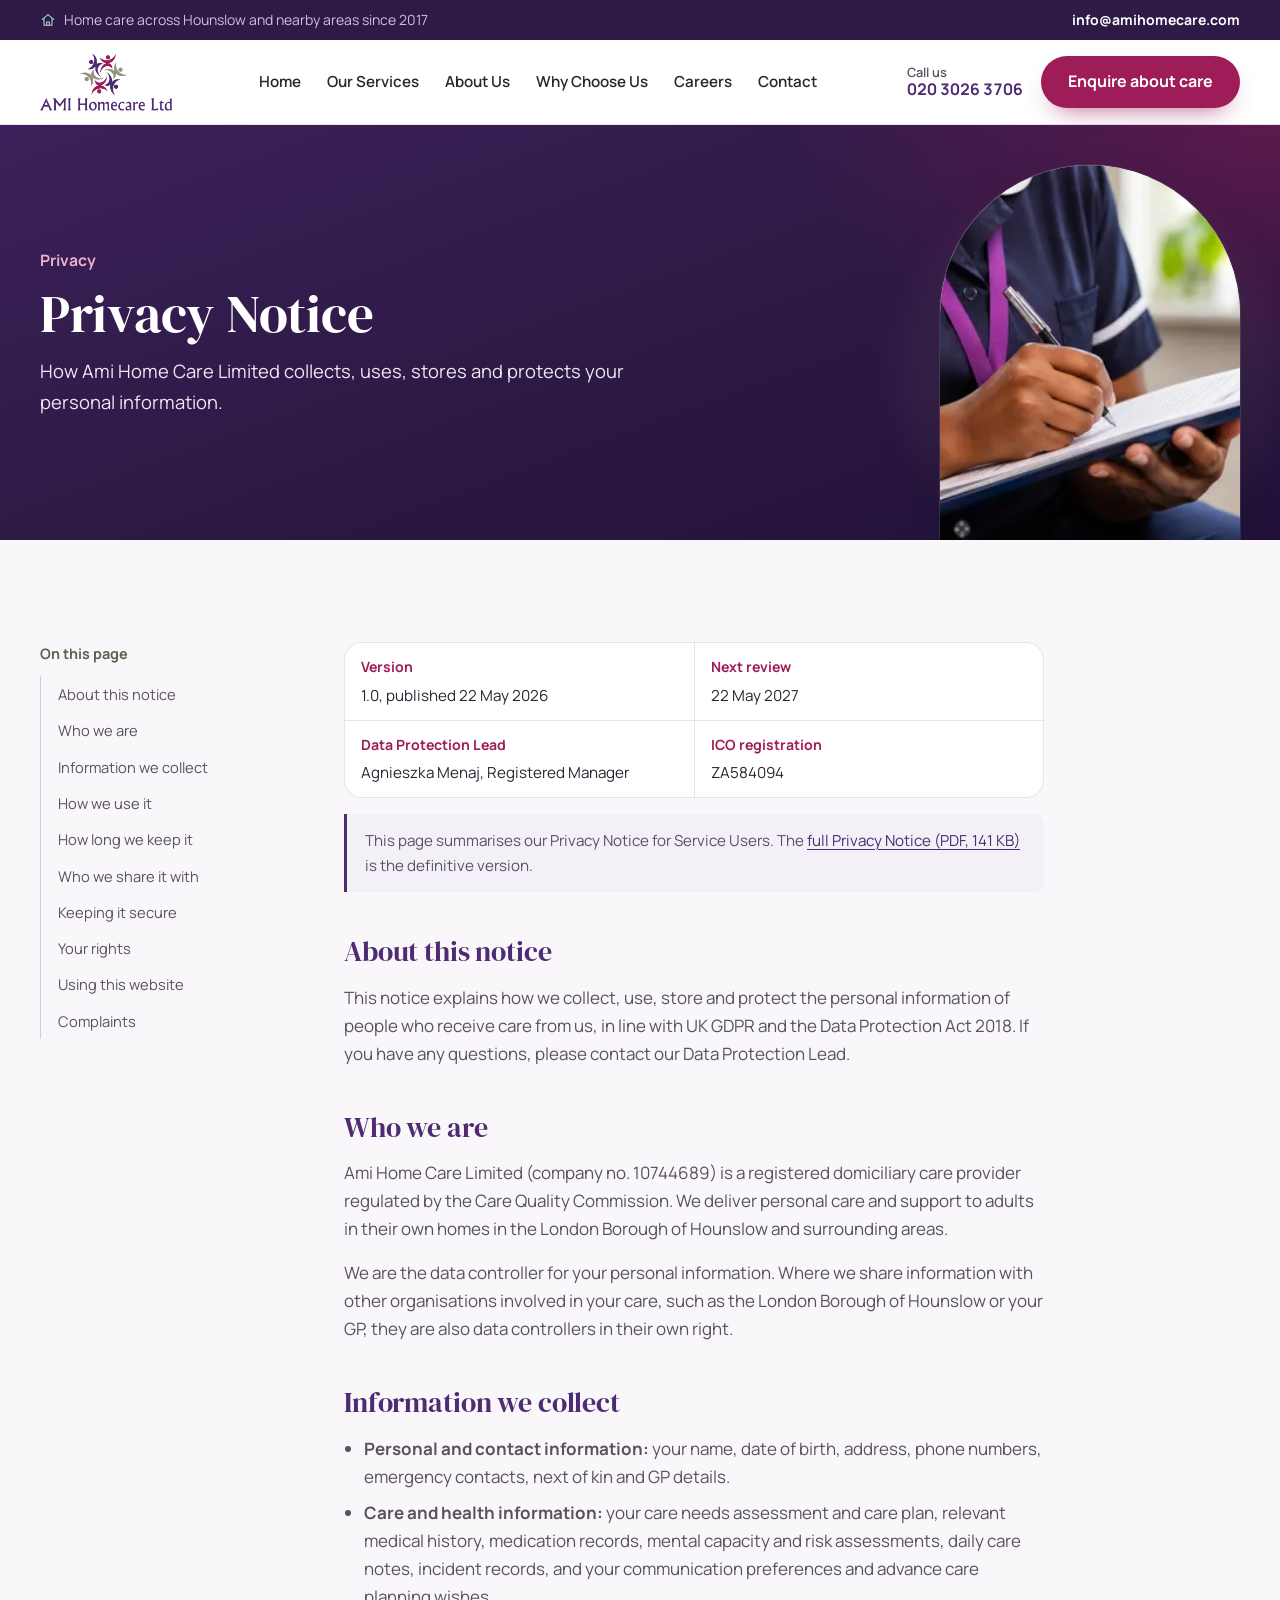
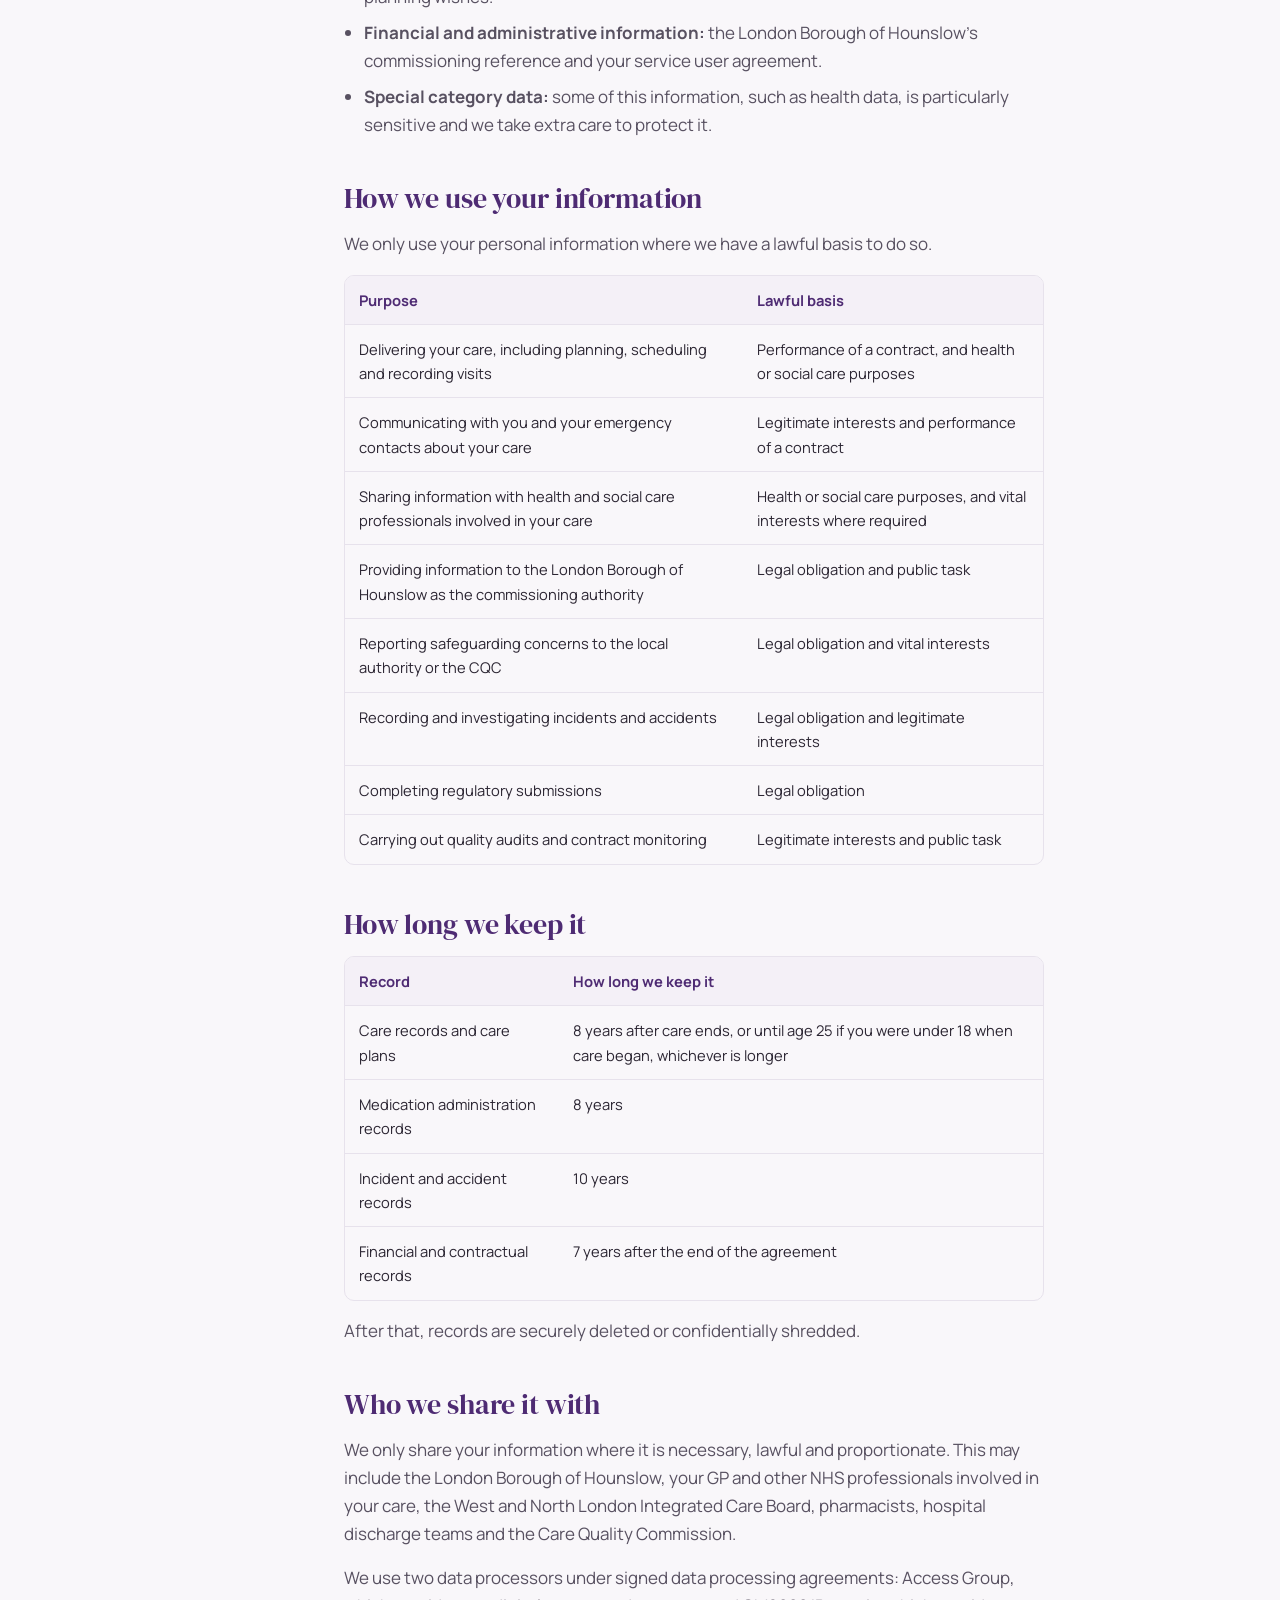
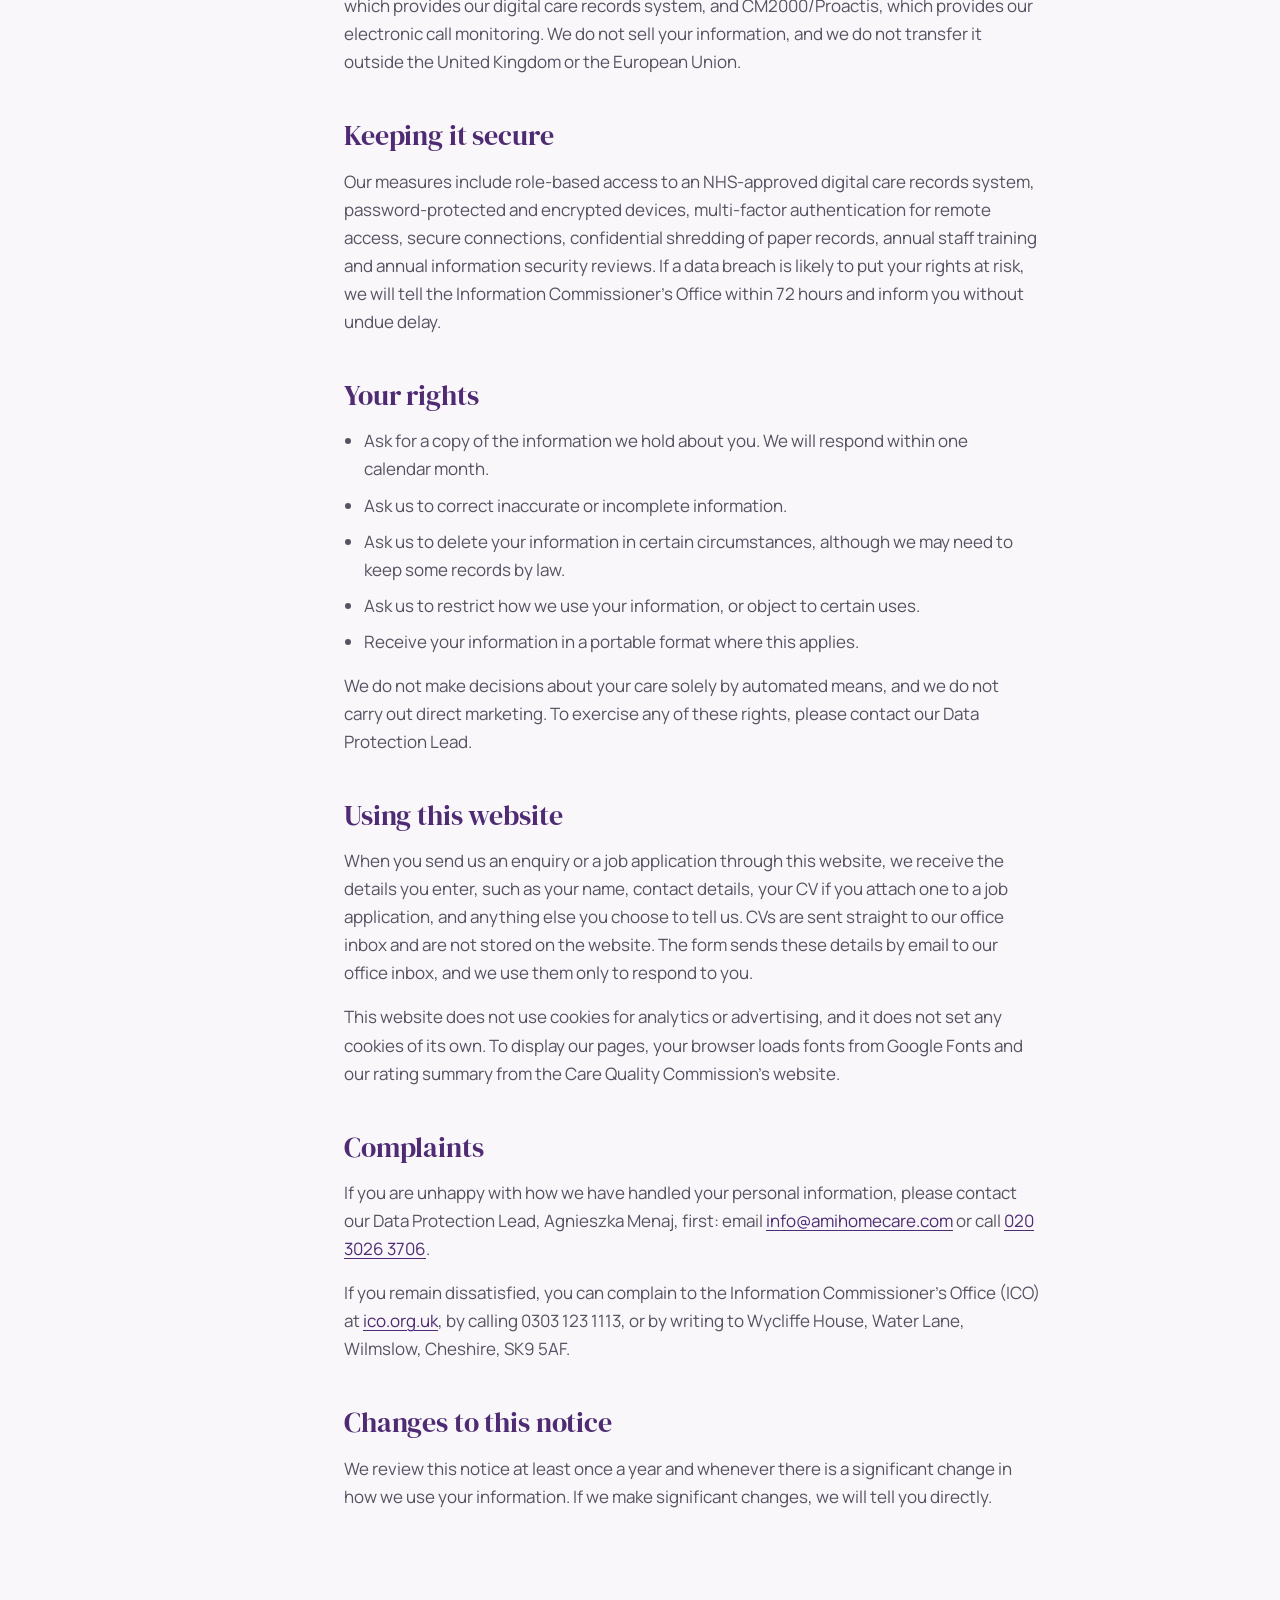
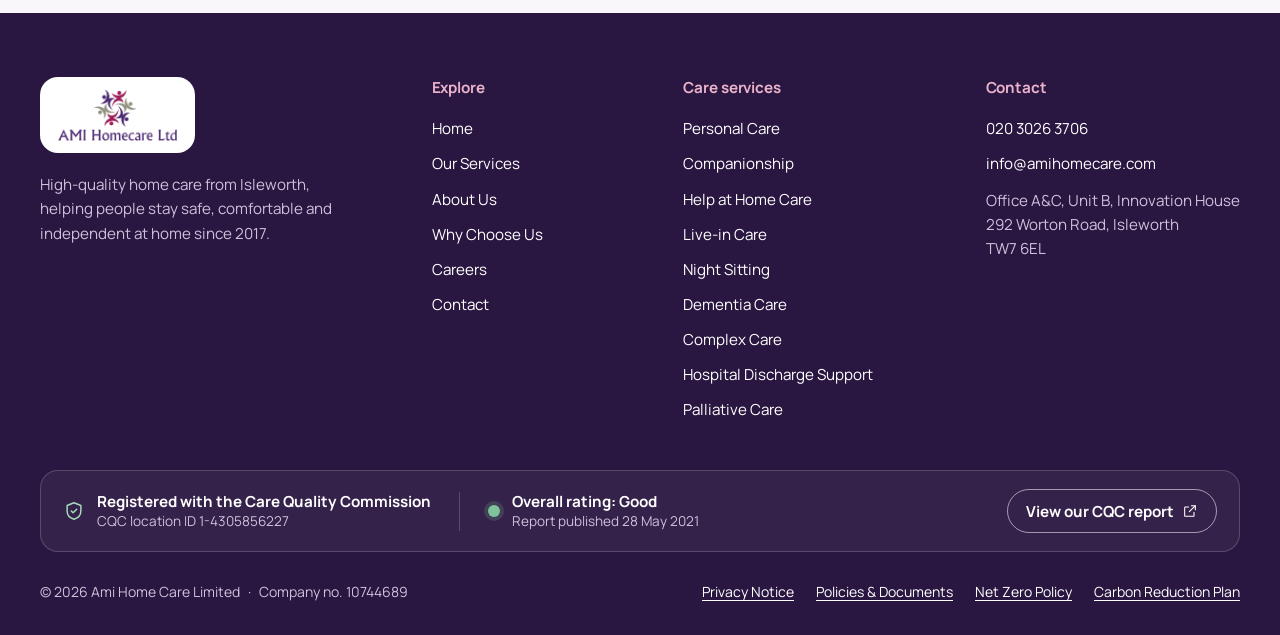
<file: privacy.html>
<!doctype html>
<html lang="en-GB">
<head>
<meta charset="utf-8">
<meta name="viewport" content="width=device-width, initial-scale=1, viewport-fit=cover">
<title>Privacy Notice | Ami Home Care</title>
<meta name="description" content="How Ami Home Care Limited collects, uses, stores and protects personal information under UK GDPR, and how this website handles your enquiries.">
<link rel="canonical" href="https://amihomecare.com/privacy.html">
<meta name="theme-color" content="#4E2B73">
<meta property="og:type" content="website">
<meta property="og:site_name" content="Ami Home Care">
<meta property="og:locale" content="en_GB">
<meta property="og:title" content="Privacy Notice">
<meta property="og:description" content="How Ami Home Care Limited collects, uses, stores and protects personal information under UK GDPR, and how this website handles your enquiries.">
<meta property="og:url" content="https://amihomecare.com/privacy.html">
<meta property="og:image" content="https://amihomecare.com/img/og-image.jpg">
<meta property="og:image:width" content="1200">
<meta property="og:image:height" content="630">
<meta property="og:image:alt" content="A carer smiling with an older woman at home, with the Ami Home Care logo">
<meta name="twitter:card" content="summary_large_image">
<link rel="icon" href="favicon.ico" sizes="48x48">
<link rel="icon" href="img/favicon-32.png" type="image/png" sizes="32x32">
<link rel="apple-touch-icon" href="apple-touch-icon.png">
<link rel="manifest" href="site.webmanifest">
<link rel="preconnect" href="https://fonts.googleapis.com">
<link rel="preconnect" href="https://fonts.gstatic.com" crossorigin>
<link rel="stylesheet" href="https://fonts.googleapis.com/css2?family=DM+Serif+Display:ital@0;1&amp;family=Manrope:wght@400..800&amp;display=swap">
<link rel="stylesheet" href="css/styles.css?v=20261123a">
<script src="js/main.js?v=20261123a" async></script>
</head>
<body class="page-privacy">
<svg xmlns="http://www.w3.org/2000/svg" class="sprite" aria-hidden="true" focusable="false">
<symbol id="i-arrow" viewBox="0 0 24 24"><path d="M5 12h14M13 6l6 6-6 6"/></symbol>
<symbol id="i-check" viewBox="0 0 24 24"><path d="M5 12.5l4.5 4.5L19 7.5"/></symbol>
<symbol id="i-info" viewBox="0 0 24 24"><circle cx="12" cy="12" r="9"/><path d="M12 11v5M12 8h.01"/></symbol>
<symbol id="i-alert" viewBox="0 0 24 24"><path d="M12 4 2.8 19.5h18.4zM12 10v4M12 17h.01"/></symbol>
<symbol id="i-phone" viewBox="0 0 24 24"><path d="M6.5 3.5h3l1.5 4.5-2.2 1.4a11.5 11.5 0 0 0 5.8 5.8l1.4-2.2 4.5 1.5v3a2 2 0 0 1-2 2A16.5 16.5 0 0 1 4.5 5.5a2 2 0 0 1 2-2z"/></symbol>
<symbol id="i-mail" viewBox="0 0 24 24"><rect x="3" y="5" width="18" height="14" rx="1.5"/><path d="M3.5 6.5 12 13l8.5-6.5"/></symbol>
<symbol id="i-pin" viewBox="0 0 24 24"><path d="M12 21s-6.5-5.8-6.5-11a6.5 6.5 0 0 1 13 0c0 5.2-6.5 11-6.5 11z"/><circle cx="12" cy="10" r="2.3"/></symbol>
<symbol id="i-external" viewBox="0 0 24 24"><path d="M14 4h6v6M20 4l-9 9M18 14v5a1 1 0 0 1-1 1H5a1 1 0 0 1-1-1V7a1 1 0 0 1 1-1h5"/></symbol>
<symbol id="i-copy" viewBox="0 0 24 24"><rect x="8" y="8" width="12" height="12" rx="1.5"/><path d="M16 8V5a1 1 0 0 0-1-1H5a1 1 0 0 0-1 1v10a1 1 0 0 0 1 1h3"/></symbol>
<symbol id="i-eye" viewBox="0 0 24 24"><path d="M2.5 12S6 5.5 12 5.5 21.5 12 21.5 12 18 18.5 12 18.5 2.5 12 2.5 12z"/><circle cx="12" cy="12" r="3"/></symbol>
<symbol id="i-person" viewBox="0 0 24 24"><circle cx="12" cy="7.5" r="3.5"/><path d="M5 20c.8-3.8 3.6-6 7-6s6.2 2.2 7 6"/></symbol>
<symbol id="i-chat" viewBox="0 0 24 24"><path d="M4 5h12v9H9l-4 3.5V14H4z"/><path d="M16 9h4v8h-1v3l-3.5-3H11v-3"/></symbol>
<symbol id="i-home" viewBox="0 0 24 24"><path d="M3.5 11 12 4l8.5 7"/><path d="M6 9.5V20h12V9.5"/><path d="M10 20v-5h4v5"/></symbol>
<symbol id="i-moon" viewBox="0 0 24 24"><path d="M19.5 14.5A8 8 0 1 1 9.5 4.5a6.5 6.5 0 0 0 10 10z"/></symbol>
<symbol id="i-heart" viewBox="0 0 24 24"><path d="M12 20s-7-4.3-7-9.5A3.8 3.8 0 0 1 12 8a3.8 3.8 0 0 1 7 2.5C19 15.7 12 20 12 20z"/></symbol>
<symbol id="i-mind" viewBox="0 0 24 24"><path d="M9 20v-3.5C6.2 15.6 4.5 13 4.5 10a7.5 7.5 0 0 1 15 0c0 1.5-.5 2.6-1.5 3.5l1 2.5-2 .5V19a1 1 0 0 1-1 1h-2"/><path d="M10 9.5a2 2 0 1 1 2 2v1.5"/></symbol>
<symbol id="i-nodes" viewBox="0 0 24 24"><circle cx="12" cy="5" r="2.2"/><circle cx="5" cy="18" r="2.2"/><circle cx="19" cy="18" r="2.2"/><circle cx="12" cy="13" r="2.2"/><path d="M12 7.2v3.6M10.3 14.4l-3.6 2.4M13.7 14.4l3.6 2.4"/></symbol>
<symbol id="i-discharge" viewBox="0 0 24 24"><path d="M3 20V8l5-3 5 3v12"/><path d="M8 10v4M6 12h4"/><path d="M15 15h6M18.5 12.5 21 15l-2.5 2.5"/></symbol>
<symbol id="i-helphome" viewBox="0 0 24 24"><path d="M3.5 11 12 4l8.5 7"/><path d="M6 9.5V20h12V9.5"/><path d="M9.5 14.5l2 2 3.5-4"/></symbol>
<symbol id="i-shield" viewBox="0 0 24 24"><path d="M12 3l7.5 3v6c0 4.6-3.2 7.7-7.5 9-4.3-1.3-7.5-4.4-7.5-9V6z"/><path d="M9 12l2 2 4-4"/></symbol>
<symbol id="i-plan" viewBox="0 0 24 24"><rect x="5" y="4" width="14" height="17" rx="1"/><path d="M9 4V3h6v1M8.5 10h7M8.5 14h7M8.5 18h4"/></symbol>
<symbol id="i-cal" viewBox="0 0 24 24"><rect x="4" y="5" width="16" height="15" rx="1"/><path d="M4 10h16M8 3v4M16 3v4"/></symbol>
<symbol id="i-doc" viewBox="0 0 24 24"><path d="M6 3h8l4 4v14H6z"/><path d="M14 3v4h4M9 12h6M9 16h6"/></symbol>
</svg>
<a class="skip-link" href="#main">Skip to main content</a>
<div class="topbar on-dark">
  <div class="wrap topbar__inner">
    <p class="topbar__note"><svg class="icon" width="16" height="16" aria-hidden="true" focusable="false"><use href="#i-home"></use></svg>Home care across Hounslow and nearby areas since 2017</p>
    <p class="topbar__contact"><span class="visually-hidden">Contact us: </span><a class="topbar__tel" href="tel:+442030263706">020 3026 3706</a><span class="topbar__sep" aria-hidden="true"> · </span><a href="mailto:info@amihomecare.com">info@amihomecare.com</a></p>
  </div>
</div>
<header class="site-header" id="site-header">
  <div class="wrap nav">
    <a class="logo" href="index.html"><img src="img/logo-trimmed.png" alt="Ami Home Care home page" width="500" height="219"></a>
    <nav class="menu-nav" aria-label="Main">
      <ul class="menu">
        <li><a href="index.html">Home</a></li>
        <li><a href="services.html">Our Services</a></li>
        <li><a href="about.html">About Us</a></li>
        <li><a href="index.html#why">Why Choose Us</a></li>
        <li><a href="careers.html">Careers</a></li>
        <li><a href="contact.html">Contact</a></li>
      </ul>
    </nav>
    <div class="nav__actions">
      <a class="nav-call" href="tel:+442030263706"><small>Call us</small><b>020 3026 3706</b></a>
      <a class="btn btn--primary nav__cta" href="contact.html">Enquire about care</a>
      <button class="menu-toggle" id="menu-toggle" type="button" aria-expanded="false" aria-controls="drawer" aria-label="Open menu"><span class="menu-toggle__bars" aria-hidden="true"></span></button>
    </div>
  </div>
  <nav class="drawer" id="drawer" aria-label="Main (mobile)">
    <div class="wrap">
      <ul class="drawer__list">
        <li><a class="drawer__link" href="index.html">Home</a></li>
        <li><a class="drawer__link" href="services.html">Our Services</a></li>
        <li><a class="drawer__link" href="about.html">About Us</a></li>
        <li><a class="drawer__link" href="index.html#why">Why Choose Us</a></li>
        <li><a class="drawer__link" href="careers.html">Careers</a></li>
        <li><a class="drawer__link" href="contact.html">Contact</a></li>
        <li><a class="drawer__link" href="policies.html" aria-current="page">Policies &amp; Documents</a></li>
      </ul>
      <div class="drawer__cta">
        <a class="btn btn--primary" href="contact.html">Enquire about care</a>
        <a class="btn btn--secondary" href="tel:+442030263706"><svg class="icon" width="18" height="18" aria-hidden="true" focusable="false"><use href="#i-phone"></use></svg> Call 020 3026 3706</a>
      </div>
    </div>
  </nav>
</header>
<main id="main" tabindex="-1">
<section class="page-hero page-hero--photo on-dark" aria-labelledby="page-title">
  <div class="wrap">
    <p class="eyebrow">Privacy</p>
    <h1 id="page-title">Privacy Notice</h1>
    <p class="lead">How Ami Home Care Limited collects, uses, stores and protects your personal information.</p>
    <div class="page-hero__media"><figure class="media"><img src="img/hero-privacy-800.webp" srcset="img/hero-privacy-480.webp 480w, img/hero-privacy-800.webp 800w, img/hero-privacy-1200.webp 1200w, img/hero-privacy-1536.webp 1536w" sizes="(min-width: 761px) 300px, calc(100vw - 40px)" width="1536" height="1024" alt="A carer&#x27;s hands writing notes on a clipboard" fetchpriority="high" decoding="async" style="object-position:48% 55%"></figure></div>
  </div>
</section>

<div class="section">
  <div class="wrap legal">
    <nav class="legal__nav" aria-label="On this page">
      <p class="legal__nav-title">On this page</p>
      <ul>
        <li><a href="#p-about">About this notice</a></li>
        <li><a href="#p-who">Who we are</a></li>
        <li><a href="#p-collect">Information we collect</a></li>
        <li><a href="#p-use">How we use it</a></li>
        <li><a href="#p-keep">How long we keep it</a></li>
        <li><a href="#p-share">Who we share it with</a></li>
        <li><a href="#p-secure">Keeping it secure</a></li>
        <li><a href="#p-rights">Your rights</a></li>
        <li><a href="#website">Using this website</a></li>
        <li><a href="#p-complain">Complaints</a></li>
      </ul>
    </nav>
    <article class="legal__body">
      <dl class="facts facts--compact">
        <div><dt>Version</dt><dd>1.0, published 22 May 2026</dd></div>
        <div><dt>Next review</dt><dd>22 May 2027</dd></div>
        <div><dt>Data Protection Lead</dt><dd>Agnieszka Menaj, Registered Manager</dd></div>
        <div><dt>ICO registration</dt><dd>ZA584094</dd></div>
      </dl>
      <p class="note">This page summarises our Privacy Notice for Service Users. The <a href="docs/privacy-notice-for-service-users.pdf" target="_blank" rel="noopener">full Privacy Notice (PDF, 141 KB)<span class="visually-hidden">, opens in a new tab</span></a> is the definitive version.</p>

      <h2 id="p-about">About this notice</h2>
      <p>This notice explains how we collect, use, store and protect the personal information of people who receive care from us, in line with UK GDPR and the Data Protection Act 2018. If you have any questions, please contact our Data Protection Lead.</p>

      <h2 id="p-who">Who we are</h2>
      <p>Ami Home Care Limited (company no. 10744689) is a registered domiciliary care provider regulated by the Care Quality Commission. We deliver personal care and support to adults in their own homes in the London Borough of Hounslow and surrounding areas.</p>
      <p>We are the data controller for your personal information. Where we share information with other organisations involved in your care, such as the London Borough of Hounslow or your GP, they are also data controllers in their own right.</p>

      <h2 id="p-collect">Information we collect</h2>
      <ul>
        <li><strong>Personal and contact information:</strong> your name, date of birth, address, phone numbers, emergency contacts, next of kin and GP details.</li>
        <li><strong>Care and health information:</strong> your care needs assessment and care plan, relevant medical history, medication records, mental capacity and risk assessments, daily care notes, incident records, and your communication preferences and advance care planning wishes.</li>
        <li><strong>Financial and administrative information:</strong> the London Borough of Hounslow's commissioning reference and your service user agreement.</li>
        <li><strong>Special category data:</strong> some of this information, such as health data, is particularly sensitive and we take extra care to protect it.</li>
      </ul>

      <h2 id="p-use">How we use your information</h2>
      <p>We only use your personal information where we have a lawful basis to do so.</p>
      <div class="table-scroll">
        <table>
          <thead><tr><th scope="col">Purpose</th><th scope="col">Lawful basis</th></tr></thead>
          <tbody>
            <tr><td>Delivering your care, including planning, scheduling and recording visits</td><td>Performance of a contract, and health or social care purposes</td></tr>
            <tr><td>Communicating with you and your emergency contacts about your care</td><td>Legitimate interests and performance of a contract</td></tr>
            <tr><td>Sharing information with health and social care professionals involved in your care</td><td>Health or social care purposes, and vital interests where required</td></tr>
            <tr><td>Providing information to the London Borough of Hounslow as the commissioning authority</td><td>Legal obligation and public task</td></tr>
            <tr><td>Reporting safeguarding concerns to the local authority or the CQC</td><td>Legal obligation and vital interests</td></tr>
            <tr><td>Recording and investigating incidents and accidents</td><td>Legal obligation and legitimate interests</td></tr>
            <tr><td>Completing regulatory submissions</td><td>Legal obligation</td></tr>
            <tr><td>Carrying out quality audits and contract monitoring</td><td>Legitimate interests and public task</td></tr>
          </tbody>
        </table>
      </div>

      <h2 id="p-keep">How long we keep it</h2>
      <div class="table-scroll">
        <table>
          <thead><tr><th scope="col">Record</th><th scope="col">How long we keep it</th></tr></thead>
          <tbody>
            <tr><td>Care records and care plans</td><td>8 years after care ends, or until age 25 if you were under 18 when care began, whichever is longer</td></tr>
            <tr><td>Medication administration records</td><td>8 years</td></tr>
            <tr><td>Incident and accident records</td><td>10 years</td></tr>
            <tr><td>Financial and contractual records</td><td>7 years after the end of the agreement</td></tr>
          </tbody>
        </table>
      </div>
      <p>After that, records are securely deleted or confidentially shredded.</p>

      <h2 id="p-share">Who we share it with</h2>
      <p>We only share your information where it is necessary, lawful and proportionate. This may include the London Borough of Hounslow, your GP and other NHS professionals involved in your care, the West and North London Integrated Care Board, pharmacists, hospital discharge teams and the Care Quality Commission.</p>
      <p>We use two data processors under signed data processing agreements: Access Group, which provides our digital care records system, and CM2000/Proactis, which provides our electronic call monitoring. We do not sell your information, and we do not transfer it outside the United Kingdom or the European Union.</p>

      <h2 id="p-secure">Keeping it secure</h2>
      <p>Our measures include role-based access to an NHS-approved digital care records system, password-protected and encrypted devices, multi-factor authentication for remote access, secure connections, confidential shredding of paper records, annual staff training and annual information security reviews. If a data breach is likely to put your rights at risk, we will tell the Information Commissioner's Office within 72 hours and inform you without undue delay.</p>

      <h2 id="p-rights">Your rights</h2>
      <ul>
        <li>Ask for a copy of the information we hold about you. We will respond within one calendar month.</li>
        <li>Ask us to correct inaccurate or incomplete information.</li>
        <li>Ask us to delete your information in certain circumstances, although we may need to keep some records by law.</li>
        <li>Ask us to restrict how we use your information, or object to certain uses.</li>
        <li>Receive your information in a portable format where this applies.</li>
      </ul>
      <p>We do not make decisions about your care solely by automated means, and we do not carry out direct marketing. To exercise any of these rights, please contact our Data Protection Lead.</p>

      <h2 id="website">Using this website</h2>
      <p>When you send us an enquiry or a job application through this website, we receive the details you enter, such as your name, contact details, your CV if you attach one to a job application, and anything else you choose to tell us. CVs are sent straight to our office inbox and are not stored on the website. The form sends these details by email to our office inbox, and we use them only to respond to you.</p>
      <p>This website does not use cookies for analytics or advertising, and it does not set any cookies of its own. To display our pages, your browser loads fonts from Google Fonts and our rating summary from the Care Quality Commission's website.</p>

      <h2 id="p-complain">Complaints</h2>
      <p>If you are unhappy with how we have handled your personal information, please contact our Data Protection Lead, Agnieszka Menaj, first: email <a href="mailto:info@amihomecare.com">info@amihomecare.com</a> or call <a href="tel:+442030263706">020 3026 3706</a>.</p>
      <p>If you remain dissatisfied, you can complain to the Information Commissioner's Office (ICO) at <a href="https://ico.org.uk" target="_blank" rel="noopener">ico.org.uk<span class="visually-hidden"> (opens in a new tab)</span></a>, by calling 0303 123 1113, or by writing to Wycliffe House, Water Lane, Wilmslow, Cheshire, SK9 5AF.</p>

      <h2 id="p-changes">Changes to this notice</h2>
      <p>We review this notice at least once a year and whenever there is a significant change in how we use your information. If we make significant changes, we will tell you directly.</p>
    </article>
  </div>
</div>
</main>
<nav class="callbar" aria-label="Quick contact">
  <a class="btn btn--secondary" href="tel:+442030263706"><svg class="icon" width="18" height="18" aria-hidden="true" focusable="false"><use href="#i-phone"></use></svg> Call us</a>
  <a class="btn btn--primary" href="contact.html">Enquire</a>
</nav>
<div class="cookie" id="cookie" role="region" aria-label="Cookie preferences" hidden>
  <div class="cookie__inner">
    <p><strong>We value your privacy.</strong> We'd like to use analytics cookies to understand how visitors use this website so we can improve it. They are only set if you accept. Read our <a href="privacy.html#website">Privacy Notice</a>.</p>
    <div class="cookie__actions">
      <button type="button" class="btn btn--secondary" data-consent="rejected">Reject analytics</button>
      <button type="button" class="btn btn--plum" data-consent="accepted">Accept analytics</button>
    </div>
  </div>
</div>
<footer class="site-footer on-dark">
  <div class="wrap footer__grid">
    <div class="footer__brand">
      <a class="footer__logo" href="index.html"><img src="img/logo-trimmed.png" alt="Ami Home Care home page" width="500" height="219" loading="lazy"></a>
      <p>High-quality home care from Isleworth, helping people stay safe, comfortable and independent at home since 2017.</p>
    </div>
    <nav aria-labelledby="footer-explore">
      <h2 class="footer__head" id="footer-explore">Explore</h2>
      <ul class="footer__list">
          <li><a href="index.html">Home</a></li>
          <li><a href="services.html">Our Services</a></li>
          <li><a href="about.html">About Us</a></li>
          <li><a href="index.html#why">Why Choose Us</a></li>
          <li><a href="careers.html">Careers</a></li>
          <li><a href="contact.html">Contact</a></li>
      </ul>
    </nav>
    <nav aria-labelledby="footer-services">
      <h2 class="footer__head" id="footer-services">Care services</h2>
      <ul class="footer__list">
          <li><a href="services.html#personal-care">Personal Care</a></li>
          <li><a href="services.html#companionship">Companionship</a></li>
          <li><a href="services.html#help-at-home">Help at Home Care</a></li>
          <li><a href="services.html#live-in-care">Live-in Care</a></li>
          <li><a href="services.html#night-sitting">Night Sitting</a></li>
          <li><a href="services.html#dementia-care">Dementia Care</a></li>
          <li><a href="services.html#complex-care">Complex Care</a></li>
          <li><a href="services.html#hospital-discharge">Hospital Discharge Support</a></li>
          <li><a href="services.html#palliative-care">Palliative Care</a></li>
      </ul>
    </nav>
    <div>
      <h2 class="footer__head">Contact</h2>
      <ul class="footer__list">
        <li><a href="tel:+442030263706">020 3026 3706</a></li>
        <li><a href="mailto:info@amihomecare.com">info@amihomecare.com</a></li>
        <li class="footer__address">Office A&amp;C, Unit B, Innovation House<br>292 Worton Road, Isleworth<br>TW7 6EL</li>
      </ul>
    </div>
  </div>
  <div class="wrap">
    <div class="footer__trust" role="group" aria-label="Care Quality Commission rating">
      <p class="footer__trust-item"><svg class="icon" width="22" height="22" aria-hidden="true" focusable="false"><use href="#i-shield"></use></svg><span><strong>Registered with the Care Quality Commission</strong><span class="footer__trust-sub">CQC location ID 1-4305856227</span></span></p>
      <p class="footer__trust-item footer__trust-rating"><span class="footer__dot" aria-hidden="true"></span><span><strong>Overall rating: Good</strong><span class="footer__trust-sub">Report published 28 May 2021</span></span></p>
      <a class="footer__trust-link" href="https://www.cqc.org.uk/location/1-4305856227" target="_blank" rel="noopener">View our CQC report <svg class="icon" width="16" height="16" aria-hidden="true" focusable="false"><use href="#i-external"></use></svg><span class="visually-hidden"> (opens in a new tab)</span></a>
    </div>
  </div>
  <div class="wrap footer__base">
    <p class="footer__legal">&copy; <span class="js-year">2026</span> Ami Home Care Limited<span class="footer__sep" aria-hidden="true">·</span>Company no. 10744689</p>
    <ul class="footer__links">
      <li><a href="privacy.html">Privacy Notice</a></li>
      <li><a href="policies.html">Policies &amp; Documents</a></li>
      <li><a href="net-zero-policy.html">Net Zero Policy</a></li>
      <li><a href="carbon-reduction-plan.html">Carbon Reduction Plan</a></li>
      <li class="js-cookie-settings" hidden><button type="button" class="linklike" data-cookie-settings>Cookie settings</button></li>
    </ul>
  </div>
</footer>
</body>
</html>
</file>
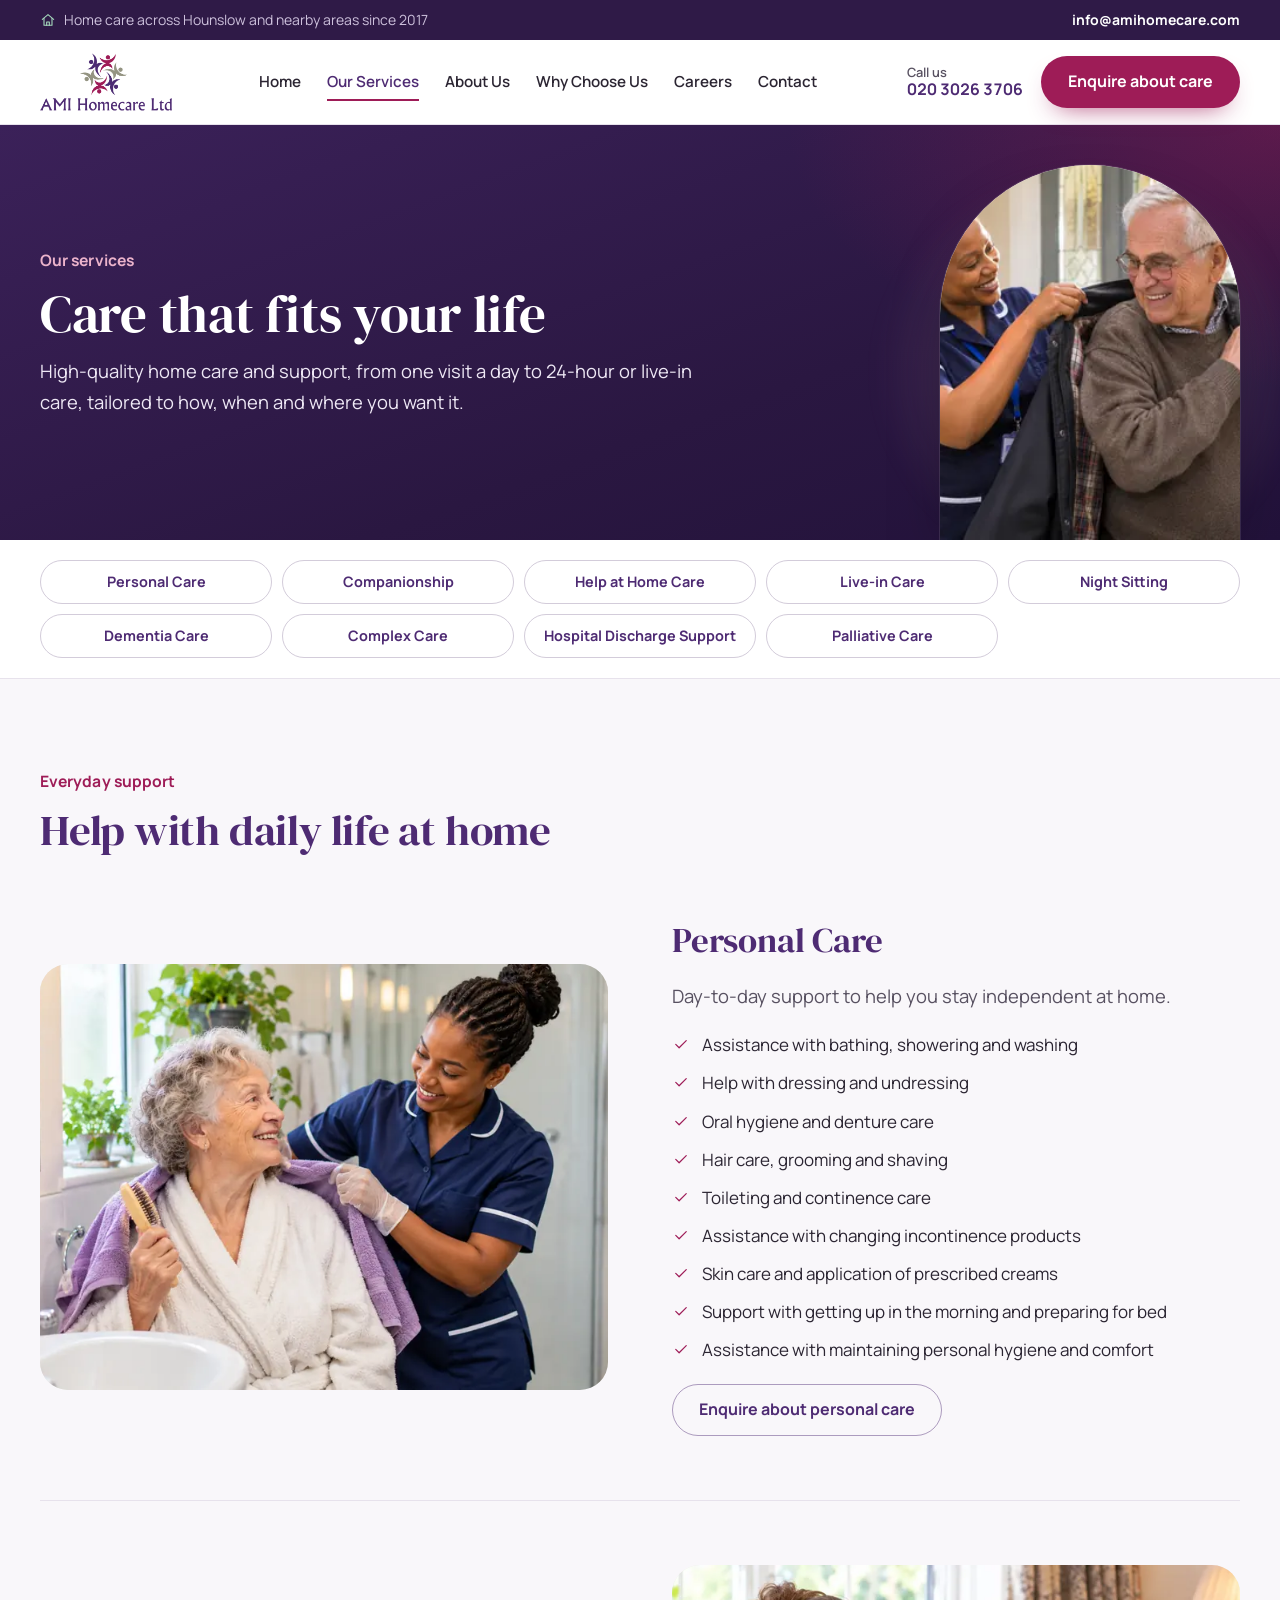
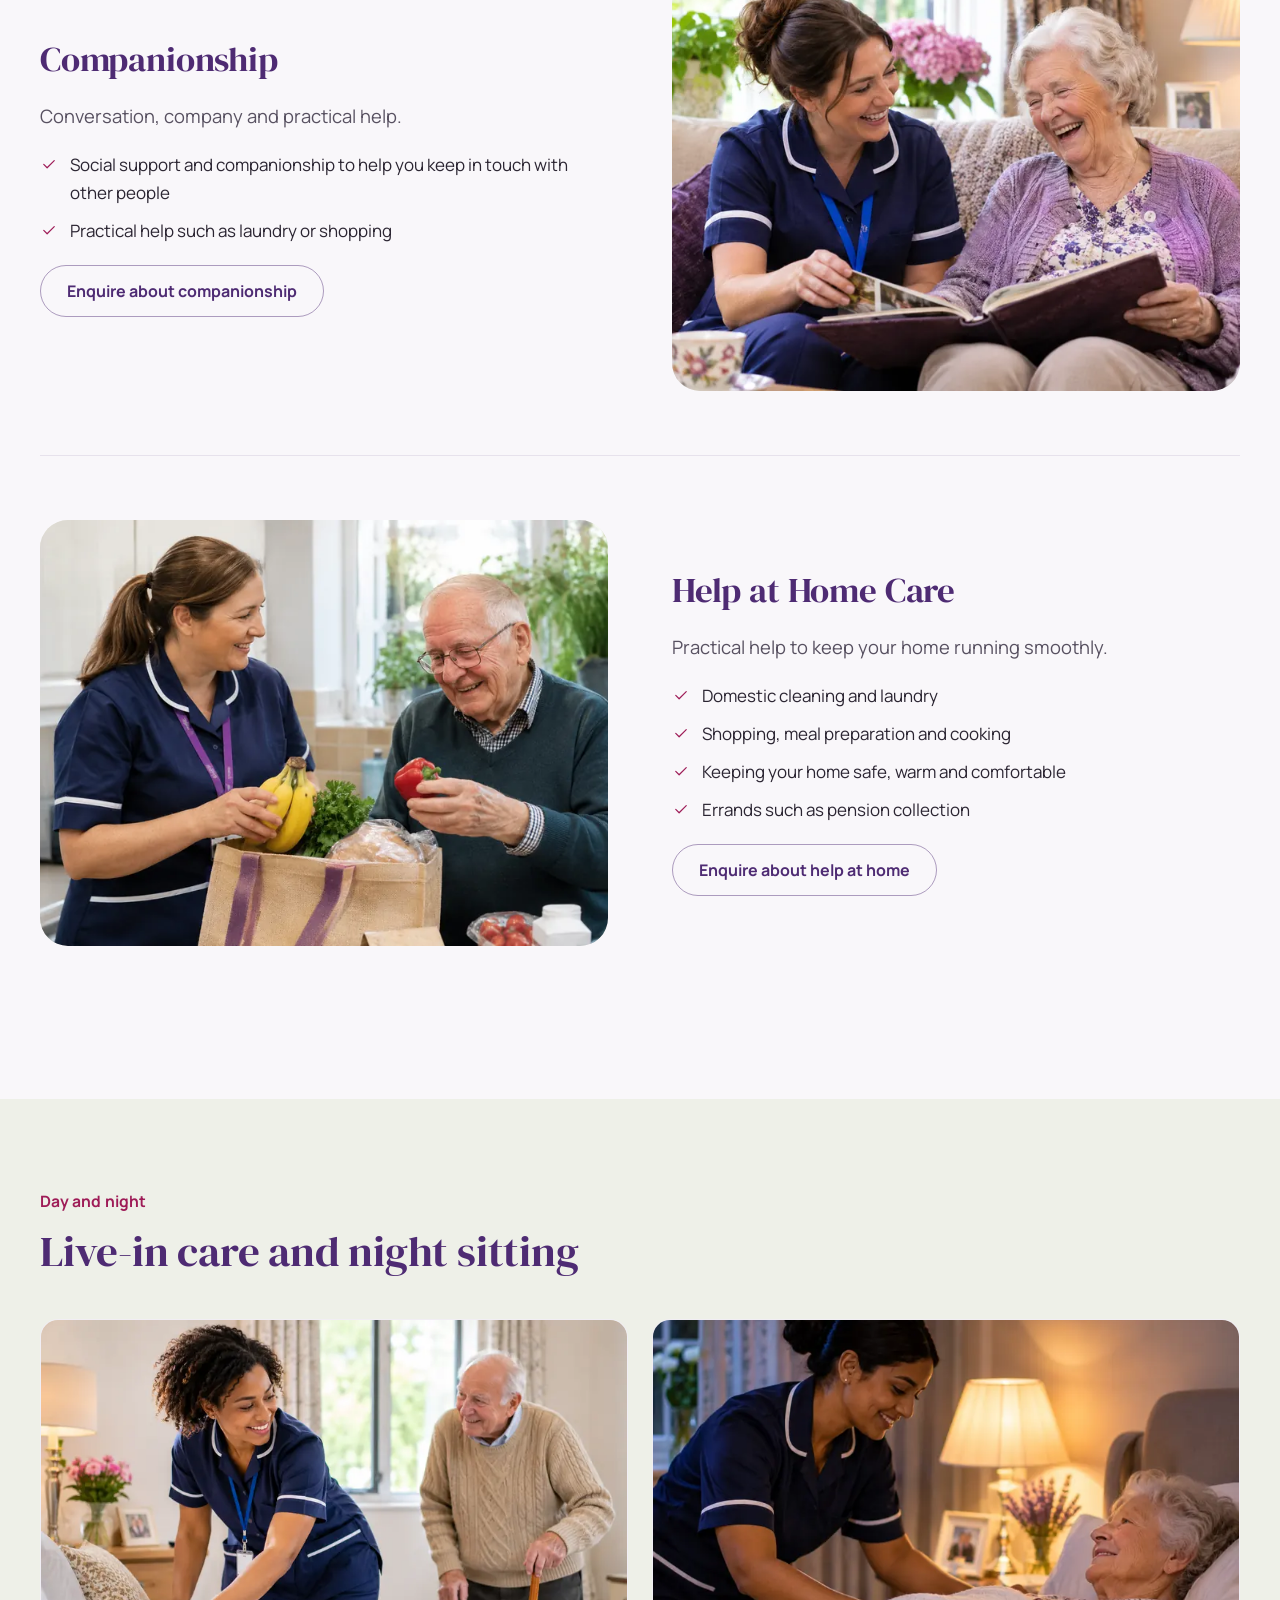
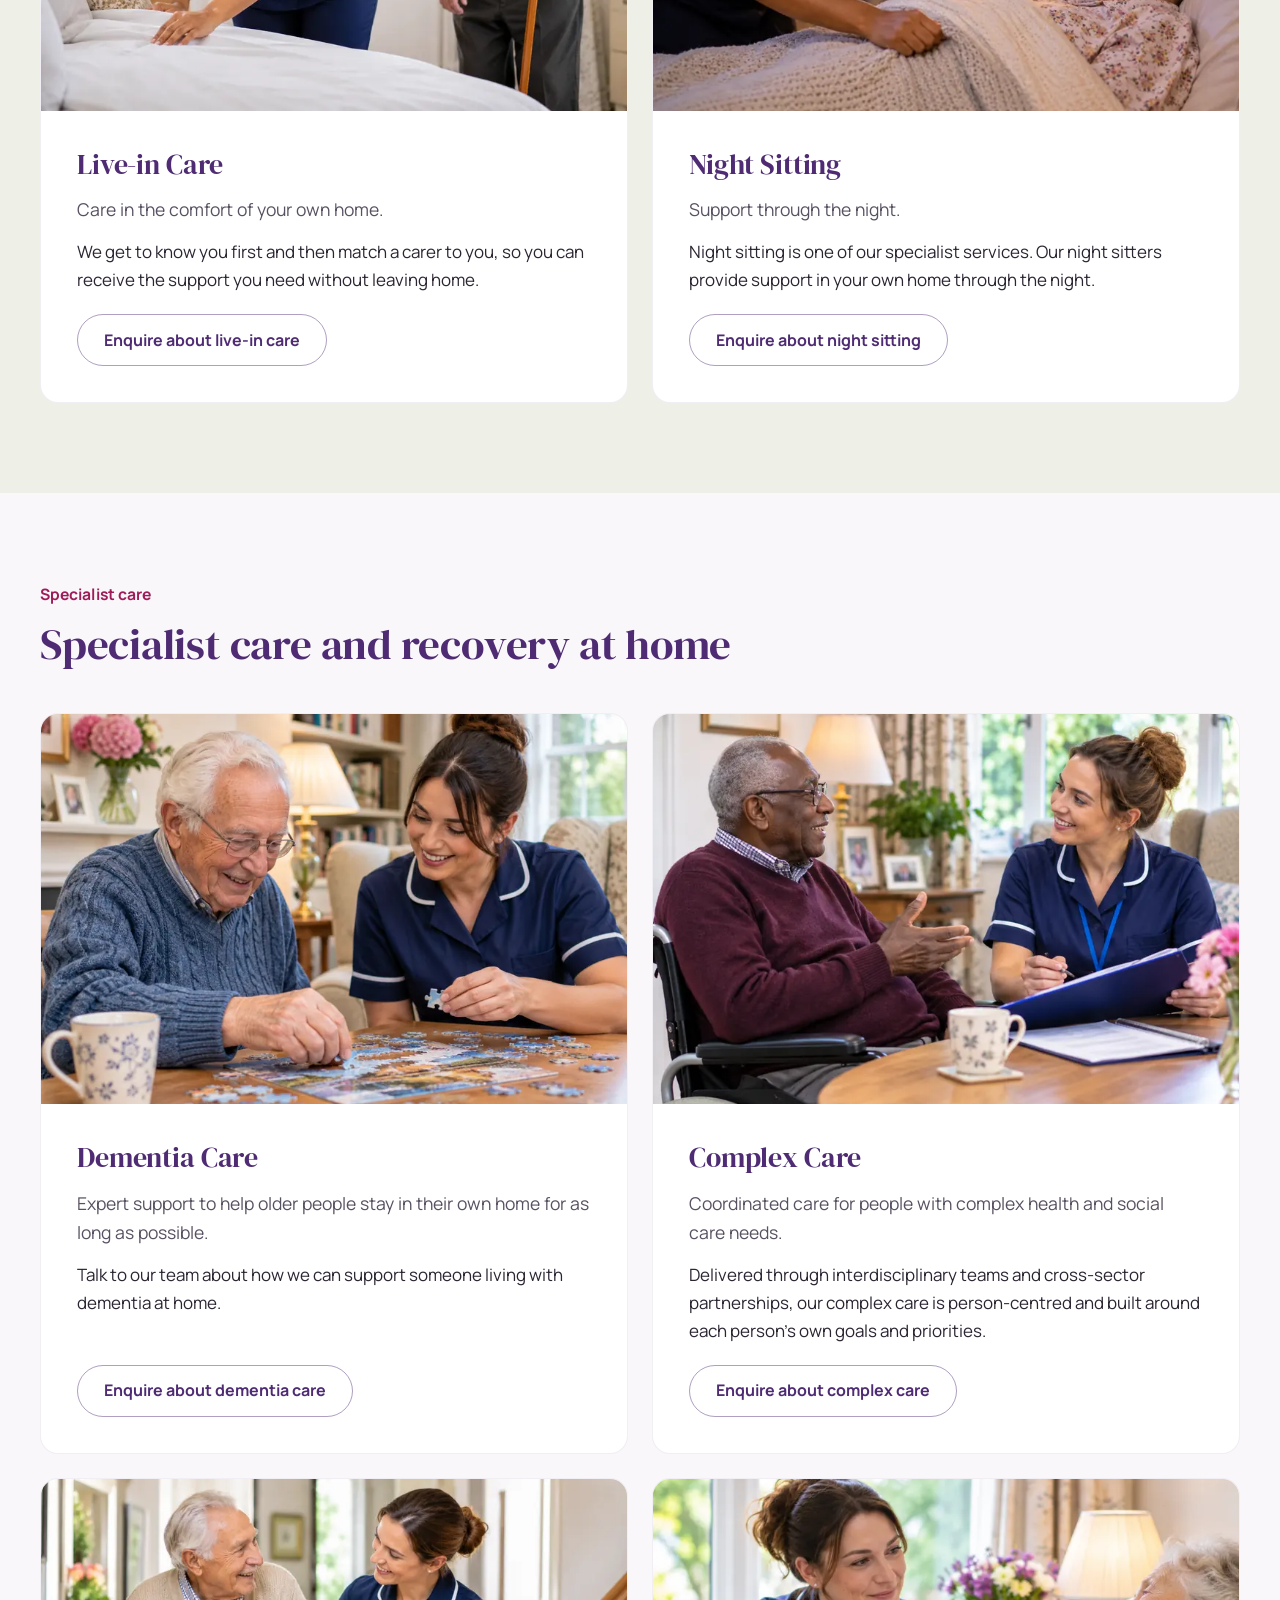
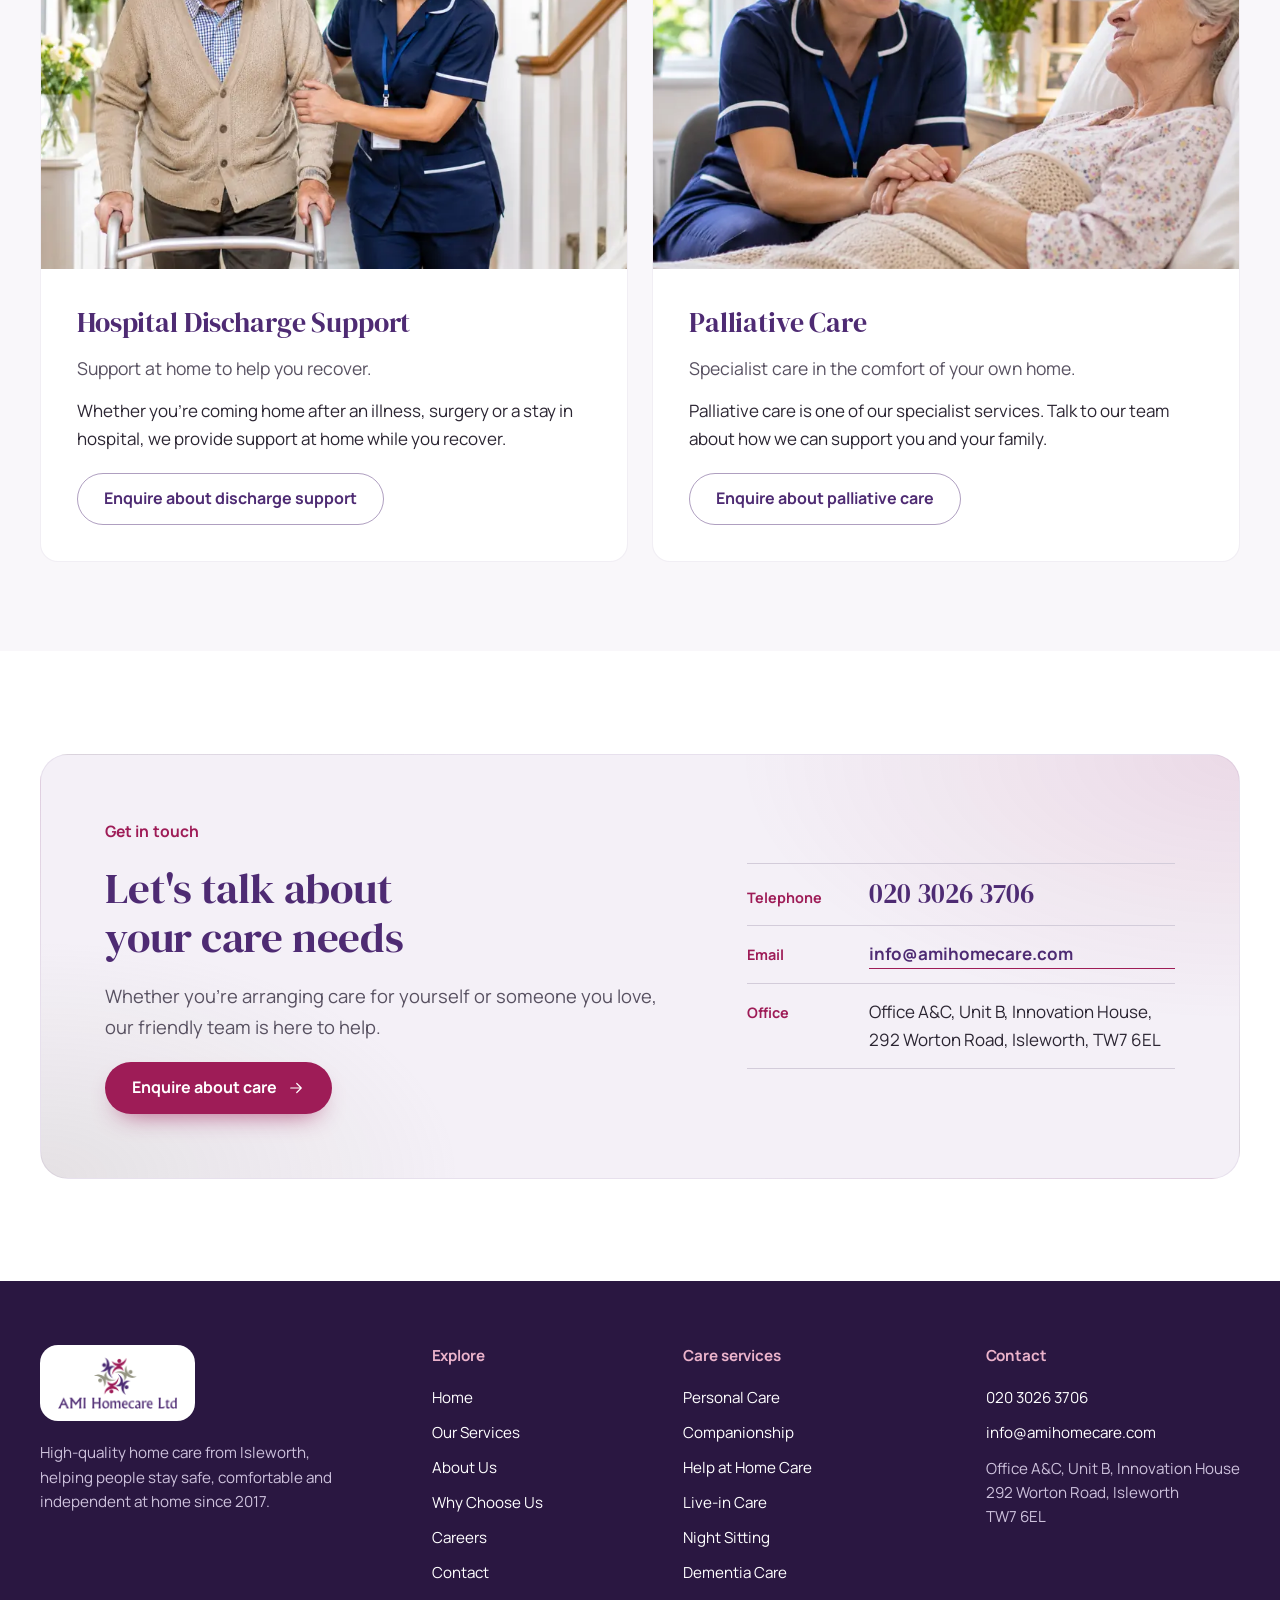
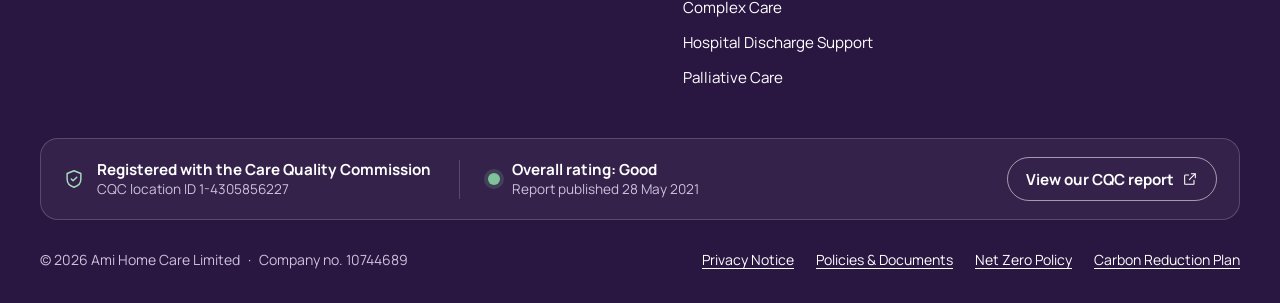
<file: services.html>
<!doctype html>
<html lang="en-GB">
<head>
<meta charset="utf-8">
<meta name="viewport" content="width=device-width, initial-scale=1, viewport-fit=cover">
<title>Home Care Services | Ami Home Care</title>
<meta name="description" content="Personal care, companionship, live-in care, dementia care, complex care, hospital discharge support, night sitting, palliative care and help at home.">
<link rel="canonical" href="https://amihomecare.com/services.html">
<meta name="theme-color" content="#4E2B73">
<meta property="og:type" content="website">
<meta property="og:site_name" content="Ami Home Care">
<meta property="og:locale" content="en_GB">
<meta property="og:title" content="Home Care Services">
<meta property="og:description" content="Personal care, companionship, live-in care, dementia care, complex care, hospital discharge support, night sitting, palliative care and help at home.">
<meta property="og:url" content="https://amihomecare.com/services.html">
<meta property="og:image" content="https://amihomecare.com/img/og-image.jpg">
<meta property="og:image:width" content="1200">
<meta property="og:image:height" content="630">
<meta property="og:image:alt" content="A carer smiling with an older woman at home, with the Ami Home Care logo">
<meta name="twitter:card" content="summary_large_image">
<link rel="icon" href="favicon.ico" sizes="48x48">
<link rel="icon" href="img/favicon-32.png" type="image/png" sizes="32x32">
<link rel="apple-touch-icon" href="apple-touch-icon.png">
<link rel="manifest" href="site.webmanifest">
<link rel="preconnect" href="https://fonts.googleapis.com">
<link rel="preconnect" href="https://fonts.gstatic.com" crossorigin>
<link rel="stylesheet" href="https://fonts.googleapis.com/css2?family=DM+Serif+Display:ital@0;1&amp;family=Manrope:wght@400..800&amp;display=swap">
<link rel="stylesheet" href="css/styles.css?v=20261123a">
<script src="js/main.js?v=20261123a" async></script>
</head>
<body class="page-services">
<svg xmlns="http://www.w3.org/2000/svg" class="sprite" aria-hidden="true" focusable="false">
<symbol id="i-arrow" viewBox="0 0 24 24"><path d="M5 12h14M13 6l6 6-6 6"/></symbol>
<symbol id="i-check" viewBox="0 0 24 24"><path d="M5 12.5l4.5 4.5L19 7.5"/></symbol>
<symbol id="i-info" viewBox="0 0 24 24"><circle cx="12" cy="12" r="9"/><path d="M12 11v5M12 8h.01"/></symbol>
<symbol id="i-alert" viewBox="0 0 24 24"><path d="M12 4 2.8 19.5h18.4zM12 10v4M12 17h.01"/></symbol>
<symbol id="i-phone" viewBox="0 0 24 24"><path d="M6.5 3.5h3l1.5 4.5-2.2 1.4a11.5 11.5 0 0 0 5.8 5.8l1.4-2.2 4.5 1.5v3a2 2 0 0 1-2 2A16.5 16.5 0 0 1 4.5 5.5a2 2 0 0 1 2-2z"/></symbol>
<symbol id="i-mail" viewBox="0 0 24 24"><rect x="3" y="5" width="18" height="14" rx="1.5"/><path d="M3.5 6.5 12 13l8.5-6.5"/></symbol>
<symbol id="i-pin" viewBox="0 0 24 24"><path d="M12 21s-6.5-5.8-6.5-11a6.5 6.5 0 0 1 13 0c0 5.2-6.5 11-6.5 11z"/><circle cx="12" cy="10" r="2.3"/></symbol>
<symbol id="i-external" viewBox="0 0 24 24"><path d="M14 4h6v6M20 4l-9 9M18 14v5a1 1 0 0 1-1 1H5a1 1 0 0 1-1-1V7a1 1 0 0 1 1-1h5"/></symbol>
<symbol id="i-copy" viewBox="0 0 24 24"><rect x="8" y="8" width="12" height="12" rx="1.5"/><path d="M16 8V5a1 1 0 0 0-1-1H5a1 1 0 0 0-1 1v10a1 1 0 0 0 1 1h3"/></symbol>
<symbol id="i-eye" viewBox="0 0 24 24"><path d="M2.5 12S6 5.5 12 5.5 21.5 12 21.5 12 18 18.5 12 18.5 2.5 12 2.5 12z"/><circle cx="12" cy="12" r="3"/></symbol>
<symbol id="i-person" viewBox="0 0 24 24"><circle cx="12" cy="7.5" r="3.5"/><path d="M5 20c.8-3.8 3.6-6 7-6s6.2 2.2 7 6"/></symbol>
<symbol id="i-chat" viewBox="0 0 24 24"><path d="M4 5h12v9H9l-4 3.5V14H4z"/><path d="M16 9h4v8h-1v3l-3.5-3H11v-3"/></symbol>
<symbol id="i-home" viewBox="0 0 24 24"><path d="M3.5 11 12 4l8.5 7"/><path d="M6 9.5V20h12V9.5"/><path d="M10 20v-5h4v5"/></symbol>
<symbol id="i-moon" viewBox="0 0 24 24"><path d="M19.5 14.5A8 8 0 1 1 9.5 4.5a6.5 6.5 0 0 0 10 10z"/></symbol>
<symbol id="i-heart" viewBox="0 0 24 24"><path d="M12 20s-7-4.3-7-9.5A3.8 3.8 0 0 1 12 8a3.8 3.8 0 0 1 7 2.5C19 15.7 12 20 12 20z"/></symbol>
<symbol id="i-mind" viewBox="0 0 24 24"><path d="M9 20v-3.5C6.2 15.6 4.5 13 4.5 10a7.5 7.5 0 0 1 15 0c0 1.5-.5 2.6-1.5 3.5l1 2.5-2 .5V19a1 1 0 0 1-1 1h-2"/><path d="M10 9.5a2 2 0 1 1 2 2v1.5"/></symbol>
<symbol id="i-nodes" viewBox="0 0 24 24"><circle cx="12" cy="5" r="2.2"/><circle cx="5" cy="18" r="2.2"/><circle cx="19" cy="18" r="2.2"/><circle cx="12" cy="13" r="2.2"/><path d="M12 7.2v3.6M10.3 14.4l-3.6 2.4M13.7 14.4l3.6 2.4"/></symbol>
<symbol id="i-discharge" viewBox="0 0 24 24"><path d="M3 20V8l5-3 5 3v12"/><path d="M8 10v4M6 12h4"/><path d="M15 15h6M18.5 12.5 21 15l-2.5 2.5"/></symbol>
<symbol id="i-helphome" viewBox="0 0 24 24"><path d="M3.5 11 12 4l8.5 7"/><path d="M6 9.5V20h12V9.5"/><path d="M9.5 14.5l2 2 3.5-4"/></symbol>
<symbol id="i-shield" viewBox="0 0 24 24"><path d="M12 3l7.5 3v6c0 4.6-3.2 7.7-7.5 9-4.3-1.3-7.5-4.4-7.5-9V6z"/><path d="M9 12l2 2 4-4"/></symbol>
<symbol id="i-plan" viewBox="0 0 24 24"><rect x="5" y="4" width="14" height="17" rx="1"/><path d="M9 4V3h6v1M8.5 10h7M8.5 14h7M8.5 18h4"/></symbol>
<symbol id="i-cal" viewBox="0 0 24 24"><rect x="4" y="5" width="16" height="15" rx="1"/><path d="M4 10h16M8 3v4M16 3v4"/></symbol>
<symbol id="i-doc" viewBox="0 0 24 24"><path d="M6 3h8l4 4v14H6z"/><path d="M14 3v4h4M9 12h6M9 16h6"/></symbol>
</svg>
<a class="skip-link" href="#main">Skip to main content</a>
<div class="topbar on-dark">
  <div class="wrap topbar__inner">
    <p class="topbar__note"><svg class="icon" width="16" height="16" aria-hidden="true" focusable="false"><use href="#i-home"></use></svg>Home care across Hounslow and nearby areas since 2017</p>
    <p class="topbar__contact"><span class="visually-hidden">Contact us: </span><a class="topbar__tel" href="tel:+442030263706">020 3026 3706</a><span class="topbar__sep" aria-hidden="true"> · </span><a href="mailto:info@amihomecare.com">info@amihomecare.com</a></p>
  </div>
</div>
<header class="site-header" id="site-header">
  <div class="wrap nav">
    <a class="logo" href="index.html"><img src="img/logo-trimmed.png" alt="Ami Home Care home page" width="500" height="219"></a>
    <nav class="menu-nav" aria-label="Main">
      <ul class="menu">
        <li><a href="index.html">Home</a></li>
        <li><a href="services.html" aria-current="page">Our Services</a></li>
        <li><a href="about.html">About Us</a></li>
        <li><a href="index.html#why">Why Choose Us</a></li>
        <li><a href="careers.html">Careers</a></li>
        <li><a href="contact.html">Contact</a></li>
      </ul>
    </nav>
    <div class="nav__actions">
      <a class="nav-call" href="tel:+442030263706"><small>Call us</small><b>020 3026 3706</b></a>
      <a class="btn btn--primary nav__cta" href="contact.html">Enquire about care</a>
      <button class="menu-toggle" id="menu-toggle" type="button" aria-expanded="false" aria-controls="drawer" aria-label="Open menu"><span class="menu-toggle__bars" aria-hidden="true"></span></button>
    </div>
  </div>
  <nav class="drawer" id="drawer" aria-label="Main (mobile)">
    <div class="wrap">
      <ul class="drawer__list">
        <li><a class="drawer__link" href="index.html">Home</a></li>
        <li><a class="drawer__link" href="services.html" aria-current="page">Our Services</a></li>
        <li><a class="drawer__link" href="about.html">About Us</a></li>
        <li><a class="drawer__link" href="index.html#why">Why Choose Us</a></li>
        <li><a class="drawer__link" href="careers.html">Careers</a></li>
        <li><a class="drawer__link" href="contact.html">Contact</a></li>
        <li><a class="drawer__link" href="policies.html">Policies &amp; Documents</a></li>
      </ul>
      <div class="drawer__cta">
        <a class="btn btn--primary" href="contact.html">Enquire about care</a>
        <a class="btn btn--secondary" href="tel:+442030263706"><svg class="icon" width="18" height="18" aria-hidden="true" focusable="false"><use href="#i-phone"></use></svg> Call 020 3026 3706</a>
      </div>
    </div>
  </nav>
</header>
<main id="main" tabindex="-1">
<section class="page-hero page-hero--photo on-dark" aria-labelledby="page-title">
  <div class="wrap">
    <p class="eyebrow">Our services</p>
    <h1 id="page-title">Care that fits your life</h1>
    <p class="lead">High-quality home care and support, from one visit a day to 24-hour or live-in care, tailored to how, when and where you want it.</p>
    <div class="page-hero__media"><figure class="media"><img src="img/hero-services-800.webp" srcset="img/hero-services-480.webp 480w, img/hero-services-800.webp 800w, img/hero-services-1200.webp 1200w, img/hero-services-1536.webp 1536w" sizes="(min-width: 761px) 300px, calc(100vw - 40px)" width="1536" height="1024" alt="A carer helping an older man put on his coat at his front door" fetchpriority="high" decoding="async" style="object-position:58% 35%"></figure></div>
  </div>
</section>

<nav class="service-index" aria-label="Jump to a service">
  <div class="wrap">
    <ul class="chips">
      <li><a href="#personal-care">Personal Care</a></li>
      <li><a href="#companionship">Companionship</a></li>
      <li><a href="#help-at-home">Help at Home Care</a></li>
      <li><a href="#live-in-care">Live-in Care</a></li>
      <li><a href="#night-sitting">Night Sitting</a></li>
      <li><a href="#dementia-care">Dementia Care</a></li>
      <li><a href="#complex-care">Complex Care</a></li>
      <li><a href="#hospital-discharge">Hospital Discharge Support</a></li>
      <li><a href="#palliative-care">Palliative Care</a></li>
    </ul>
  </div>
</nav>

<section class="section service-group" aria-labelledby="everyday-title">
  <div class="wrap">
    <div class="group-head reveal">
      <p class="eyebrow">Everyday support</p>
      <h2 id="everyday-title">Help with daily life at home</h2>
    </div>
    <div class="services">
      <article class="service" id="personal-care" aria-labelledby="personal-care-title">
        <figure class="media ratio-4x3"><img src="img/personal-care-800.webp" srcset="img/personal-care-480.webp 480w, img/personal-care-800.webp 800w, img/personal-care-1200.webp 1200w, img/personal-care-1536.webp 1536w" sizes="(min-width: 1240px) 564px, (min-width: 701px) 46vw, calc(100vw - 40px)" width="1536" height="1024" alt="A carer helping a smiling older woman dry her hair with a towel after bathing" loading="lazy" decoding="async" style="object-position:50% 35%"></figure>
        <div class="stack reveal">
          <h3 id="personal-care-title">Personal Care</h3>
          <p class="lead">Day-to-day support to help you stay independent at home.</p>
          <ul class="checklist">
            <li><svg class="icon" width="18" height="18" aria-hidden="true" focusable="false"><use href="#i-check"></use></svg><span>Assistance with bathing, showering and washing</span></li>
            <li><svg class="icon" width="18" height="18" aria-hidden="true" focusable="false"><use href="#i-check"></use></svg><span>Help with dressing and undressing</span></li>
            <li><svg class="icon" width="18" height="18" aria-hidden="true" focusable="false"><use href="#i-check"></use></svg><span>Oral hygiene and denture care</span></li>
            <li><svg class="icon" width="18" height="18" aria-hidden="true" focusable="false"><use href="#i-check"></use></svg><span>Hair care, grooming and shaving</span></li>
            <li><svg class="icon" width="18" height="18" aria-hidden="true" focusable="false"><use href="#i-check"></use></svg><span>Toileting and continence care</span></li>
            <li><svg class="icon" width="18" height="18" aria-hidden="true" focusable="false"><use href="#i-check"></use></svg><span>Assistance with changing incontinence products</span></li>
            <li><svg class="icon" width="18" height="18" aria-hidden="true" focusable="false"><use href="#i-check"></use></svg><span>Skin care and application of prescribed creams</span></li>
            <li><svg class="icon" width="18" height="18" aria-hidden="true" focusable="false"><use href="#i-check"></use></svg><span>Support with getting up in the morning and preparing for bed</span></li>
            <li><svg class="icon" width="18" height="18" aria-hidden="true" focusable="false"><use href="#i-check"></use></svg><span>Assistance with maintaining personal hygiene and comfort</span></li>
          </ul>
          <p><a class="btn btn--secondary" href="contact.html?care=personal-care">Enquire about personal care</a></p>
        </div>
      </article>

      <article class="service" id="companionship" aria-labelledby="companionship-title">
        <figure class="media ratio-4x3"><img src="img/companionship-album-800.webp" srcset="img/companionship-album-480.webp 480w, img/companionship-album-800.webp 800w, img/companionship-album-1200.webp 1200w, img/companionship-album-1536.webp 1536w" sizes="(min-width: 1240px) 564px, (min-width: 701px) 46vw, calc(100vw - 40px)" width="1536" height="1024" alt="A carer and an older woman laughing together as they look through a photo album on her sofa" loading="lazy" decoding="async" style="object-position:50% 35%"></figure>
        <div class="stack reveal">
          <h3 id="companionship-title">Companionship</h3>
          <p class="lead">Conversation, company and practical help.</p>
          <ul class="checklist">
            <li><svg class="icon" width="18" height="18" aria-hidden="true" focusable="false"><use href="#i-check"></use></svg><span>Social support and companionship to help you keep in touch with other people</span></li>
            <li><svg class="icon" width="18" height="18" aria-hidden="true" focusable="false"><use href="#i-check"></use></svg><span>Practical help such as laundry or shopping</span></li>
          </ul>
          <p><a class="btn btn--secondary" href="contact.html?care=companionship">Enquire about companionship</a></p>
        </div>
      </article>

      <article class="service" id="help-at-home" aria-labelledby="help-title">
        <figure class="media ratio-4x3"><img src="img/help-at-home-800.webp" srcset="img/help-at-home-480.webp 480w, img/help-at-home-800.webp 800w, img/help-at-home-1200.webp 1200w, img/help-at-home-1536.webp 1536w" sizes="(min-width: 1240px) 564px, (min-width: 701px) 46vw, calc(100vw - 40px)" width="1536" height="1024" alt="A carer and an older man smiling as they unpack fresh shopping together in his kitchen" loading="lazy" decoding="async" style="object-position:50% 40%"></figure>
        <div class="stack reveal">
          <h3 id="help-title">Help at Home Care</h3>
          <p class="lead">Practical help to keep your home running smoothly.</p>
          <ul class="checklist">
            <li><svg class="icon" width="18" height="18" aria-hidden="true" focusable="false"><use href="#i-check"></use></svg><span>Domestic cleaning and laundry</span></li>
            <li><svg class="icon" width="18" height="18" aria-hidden="true" focusable="false"><use href="#i-check"></use></svg><span>Shopping, meal preparation and cooking</span></li>
            <li><svg class="icon" width="18" height="18" aria-hidden="true" focusable="false"><use href="#i-check"></use></svg><span>Keeping your home safe, warm and comfortable</span></li>
            <li><svg class="icon" width="18" height="18" aria-hidden="true" focusable="false"><use href="#i-check"></use></svg><span>Errands such as pension collection</span></li>
          </ul>
          <p><a class="btn btn--secondary" href="contact.html?care=help-at-home">Enquire about help at home</a></p>
        </div>
      </article>
    </div>
  </div>
</section>

<section class="section service-group bg-sage" aria-labelledby="day-night-title">
  <div class="wrap">
    <div class="group-head reveal">
      <p class="eyebrow">Day and night</p>
      <h2 id="day-night-title">Live-in care and night sitting</h2>
    </div>
    <div class="svc-cards">
      <article class="svc-card" id="live-in-care" aria-labelledby="live-in-title">
        <figure class="media ratio-3x2"><img src="img/live-in-800.webp" srcset="img/live-in-480.webp 480w, img/live-in-800.webp 800w, img/live-in-1200.webp 1200w, img/live-in-1536.webp 1536w" sizes="(min-width: 1240px) 588px, (min-width: 700px) 48vw, calc(100vw - 40px)" width="1536" height="1024" alt="A carer making the bed while an older man with a walking stick looks on, smiling" loading="lazy" decoding="async" style="object-position:55% 40%"></figure>
        <div class="svc-card__body">
          <h3 id="live-in-title">Live-in Care</h3>
          <p class="lead">Care in the comfort of your own home.</p>
          <p>We get to know you first and then match a carer to you, so you can receive the support you need without leaving home.</p>
          <p class="svc-card__action"><a class="btn btn--secondary" href="contact.html?care=live-in-care">Enquire about live-in care</a></p>
        </div>
      </article>

      <article class="svc-card" id="night-sitting" aria-labelledby="night-title">
        <figure class="media ratio-3x2"><img src="img/night-care-800.webp" srcset="img/night-care-480.webp 480w, img/night-care-800.webp 800w, img/night-care-1200.webp 1200w, img/night-care-1448.webp 1448w" sizes="(min-width: 1240px) 588px, (min-width: 700px) 48vw, calc(100vw - 40px)" width="1448" height="1086" alt="A carer tucking a blanket around an older woman in bed by soft lamplight" loading="lazy" decoding="async" style="object-position:50% 50%"></figure>
        <div class="svc-card__body">
          <h3 id="night-title">Night Sitting</h3>
          <p class="lead">Support through the night.</p>
          <p>Night sitting is one of our specialist services. Our night sitters provide support in your own home through the night.</p>
          <p class="svc-card__action"><a class="btn btn--secondary" href="contact.html?care=night-sitting">Enquire about night sitting</a></p>
        </div>
      </article>
    </div>
  </div>
</section>

<section class="section service-group" aria-labelledby="specialist-title">
  <div class="wrap">
    <div class="group-head reveal">
      <p class="eyebrow">Specialist care</p>
      <h2 id="specialist-title">Specialist care and recovery at home</h2>
    </div>
    <div class="svc-cards">
      <article class="svc-card" id="dementia-care" aria-labelledby="dementia-title">
        <figure class="media ratio-3x2"><img src="img/dementia-800.webp" srcset="img/dementia-480.webp 480w, img/dementia-800.webp 800w, img/dementia-1200.webp 1200w, img/dementia-1448.webp 1448w" sizes="(min-width: 1240px) 588px, (min-width: 700px) 48vw, calc(100vw - 40px)" width="1448" height="1086" alt="A carer and an older man smiling as they work on a jigsaw puzzle together" loading="lazy" decoding="async" style="object-position:50% 45%"></figure>
        <div class="svc-card__body">
          <h3 id="dementia-title">Dementia Care</h3>
          <p class="lead">Expert support to help older people stay in their own home for as long as possible.</p>
          <p>Talk to our team about how we can support someone living with dementia at home.</p>
          <p class="svc-card__action"><a class="btn btn--secondary" href="contact.html?care=dementia-care">Enquire about dementia care</a></p>
        </div>
      </article>

      <article class="svc-card" id="complex-care" aria-labelledby="complex-title">
        <figure class="media ratio-3x2"><img src="img/complex-care-800.webp" srcset="img/complex-care-480.webp 480w, img/complex-care-800.webp 800w, img/complex-care-1200.webp 1200w, img/complex-care-1448.webp 1448w" sizes="(min-width: 1240px) 588px, (min-width: 700px) 48vw, calc(100vw - 40px)" width="1448" height="1086" alt="A carer going through a care plan folder with an older man in a wheelchair at his dining table" loading="lazy" decoding="async" style="object-position:50% 40%"></figure>
        <div class="svc-card__body">
          <h3 id="complex-title">Complex Care</h3>
          <p class="lead">Coordinated care for people with complex health and social care needs.</p>
          <p>Delivered through interdisciplinary teams and cross-sector partnerships, our complex care is person-centred and built around each person's own goals and priorities.</p>
          <p class="svc-card__action"><a class="btn btn--secondary" href="contact.html?care=complex-care">Enquire about complex care</a></p>
        </div>
      </article>

      <article class="svc-card" id="hospital-discharge" aria-labelledby="discharge-title">
        <figure class="media ratio-3x2"><img src="img/hospital-discharge-800.webp" srcset="img/hospital-discharge-480.webp 480w, img/hospital-discharge-800.webp 800w, img/hospital-discharge-1200.webp 1200w, img/hospital-discharge-1536.webp 1536w" sizes="(min-width: 1240px) 588px, (min-width: 700px) 48vw, calc(100vw - 40px)" width="1536" height="1024" alt="A carer walking beside an older man using a walking frame in his hallway" loading="lazy" decoding="async" style="object-position:45% 35%"></figure>
        <div class="svc-card__body">
          <h3 id="discharge-title">Hospital Discharge Support</h3>
          <p class="lead">Support at home to help you recover.</p>
          <p>Whether you're coming home after an illness, surgery or a stay in hospital, we provide support at home while you recover.</p>
          <p class="svc-card__action"><a class="btn btn--secondary" href="contact.html?care=hospital-discharge">Enquire about discharge support</a></p>
        </div>
      </article>

      <article class="svc-card" id="palliative-care" aria-labelledby="palliative-title">
        <figure class="media ratio-3x2"><img src="img/palliative-800.webp" srcset="img/palliative-480.webp 480w, img/palliative-800.webp 800w, img/palliative-1200.webp 1200w, img/palliative-1448.webp 1448w" sizes="(min-width: 1240px) 588px, (min-width: 700px) 48vw, calc(100vw - 40px)" width="1448" height="1086" alt="A carer gently holding the hand of an older woman resting in bed" loading="lazy" decoding="async" style="object-position:50% 45%"></figure>
        <div class="svc-card__body">
          <h3 id="palliative-title">Palliative Care</h3>
          <p class="lead">Specialist care in the comfort of your own home.</p>
          <p>Palliative care is one of our specialist services. Talk to our team about how we can support you and your family.</p>
          <p class="svc-card__action"><a class="btn btn--secondary" href="contact.html?care=palliative-care">Enquire about palliative care</a></p>
        </div>
      </article>
    </div>
  </div>
</section>

<section class="section cta-band" aria-labelledby="cta-title-services">
  <div class="wrap">
  <div class="cta-band__inner">
    <div class="stack">
      <p class="eyebrow">Get in touch</p>
      <h2 id="cta-title-services">Let's talk about your care needs</h2>
      <p class="lead">Whether you're arranging care for yourself or someone you love, our friendly team is here to help.</p>
      <div class="btn-row"><a class="btn btn--primary" href="contact.html">Enquire about care <svg class="icon" width="18" height="18" aria-hidden="true" focusable="false"><use href="#i-arrow"></use></svg></a></div>
    </div>
    <ul class="contact-list">
      <li><span class="contact-list__label">Telephone</span><a class="contact-list__big" href="tel:+442030263706">020 3026 3706</a></li>
      <li><span class="contact-list__label">Email</span><a href="mailto:info@amihomecare.com">info@amihomecare.com</a></li>
      <li><span class="contact-list__label">Office</span><span>Office A&amp;C, Unit B, Innovation House, 292 Worton Road, Isleworth, TW7 6EL</span></li>
    </ul>
  </div>
  </div>
</section>
</main>
<nav class="callbar" aria-label="Quick contact">
  <a class="btn btn--secondary" href="tel:+442030263706"><svg class="icon" width="18" height="18" aria-hidden="true" focusable="false"><use href="#i-phone"></use></svg> Call us</a>
  <a class="btn btn--primary" href="contact.html">Enquire</a>
</nav>
<div class="cookie" id="cookie" role="region" aria-label="Cookie preferences" hidden>
  <div class="cookie__inner">
    <p><strong>We value your privacy.</strong> We'd like to use analytics cookies to understand how visitors use this website so we can improve it. They are only set if you accept. Read our <a href="privacy.html#website">Privacy Notice</a>.</p>
    <div class="cookie__actions">
      <button type="button" class="btn btn--secondary" data-consent="rejected">Reject analytics</button>
      <button type="button" class="btn btn--plum" data-consent="accepted">Accept analytics</button>
    </div>
  </div>
</div>
<footer class="site-footer on-dark">
  <div class="wrap footer__grid">
    <div class="footer__brand">
      <a class="footer__logo" href="index.html"><img src="img/logo-trimmed.png" alt="Ami Home Care home page" width="500" height="219" loading="lazy"></a>
      <p>High-quality home care from Isleworth, helping people stay safe, comfortable and independent at home since 2017.</p>
    </div>
    <nav aria-labelledby="footer-explore">
      <h2 class="footer__head" id="footer-explore">Explore</h2>
      <ul class="footer__list">
          <li><a href="index.html">Home</a></li>
          <li><a href="services.html">Our Services</a></li>
          <li><a href="about.html">About Us</a></li>
          <li><a href="index.html#why">Why Choose Us</a></li>
          <li><a href="careers.html">Careers</a></li>
          <li><a href="contact.html">Contact</a></li>
      </ul>
    </nav>
    <nav aria-labelledby="footer-services">
      <h2 class="footer__head" id="footer-services">Care services</h2>
      <ul class="footer__list">
          <li><a href="services.html#personal-care">Personal Care</a></li>
          <li><a href="services.html#companionship">Companionship</a></li>
          <li><a href="services.html#help-at-home">Help at Home Care</a></li>
          <li><a href="services.html#live-in-care">Live-in Care</a></li>
          <li><a href="services.html#night-sitting">Night Sitting</a></li>
          <li><a href="services.html#dementia-care">Dementia Care</a></li>
          <li><a href="services.html#complex-care">Complex Care</a></li>
          <li><a href="services.html#hospital-discharge">Hospital Discharge Support</a></li>
          <li><a href="services.html#palliative-care">Palliative Care</a></li>
      </ul>
    </nav>
    <div>
      <h2 class="footer__head">Contact</h2>
      <ul class="footer__list">
        <li><a href="tel:+442030263706">020 3026 3706</a></li>
        <li><a href="mailto:info@amihomecare.com">info@amihomecare.com</a></li>
        <li class="footer__address">Office A&amp;C, Unit B, Innovation House<br>292 Worton Road, Isleworth<br>TW7 6EL</li>
      </ul>
    </div>
  </div>
  <div class="wrap">
    <div class="footer__trust" role="group" aria-label="Care Quality Commission rating">
      <p class="footer__trust-item"><svg class="icon" width="22" height="22" aria-hidden="true" focusable="false"><use href="#i-shield"></use></svg><span><strong>Registered with the Care Quality Commission</strong><span class="footer__trust-sub">CQC location ID 1-4305856227</span></span></p>
      <p class="footer__trust-item footer__trust-rating"><span class="footer__dot" aria-hidden="true"></span><span><strong>Overall rating: Good</strong><span class="footer__trust-sub">Report published 28 May 2021</span></span></p>
      <a class="footer__trust-link" href="https://www.cqc.org.uk/location/1-4305856227" target="_blank" rel="noopener">View our CQC report <svg class="icon" width="16" height="16" aria-hidden="true" focusable="false"><use href="#i-external"></use></svg><span class="visually-hidden"> (opens in a new tab)</span></a>
    </div>
  </div>
  <div class="wrap footer__base">
    <p class="footer__legal">&copy; <span class="js-year">2026</span> Ami Home Care Limited<span class="footer__sep" aria-hidden="true">·</span>Company no. 10744689</p>
    <ul class="footer__links">
      <li><a href="privacy.html">Privacy Notice</a></li>
      <li><a href="policies.html">Policies &amp; Documents</a></li>
      <li><a href="net-zero-policy.html">Net Zero Policy</a></li>
      <li><a href="carbon-reduction-plan.html">Carbon Reduction Plan</a></li>
      <li class="js-cookie-settings" hidden><button type="button" class="linklike" data-cookie-settings>Cookie settings</button></li>
    </ul>
  </div>
</footer>
</body>
</html>
</file>
<file: css/styles.css>
/* =====================================================================
   Ami Home Care — stylesheet
   Brand colours are taken from the official logo:
     purple #4E2B73, berry #9E1C57, sage #949482.
   Visual idea: a deep plum "evening at home" field, and the arch of a
   London terraced doorway as the one recurring shape (hero photo frame,
   inner page headers, section labels).
   Contents: 1 tokens · 2 base · 3 layout · 4 buttons · 5 header
             6 page sections · 7 components · 8 forms · 9 footer
             10 utilities · 11 motion
   ===================================================================== */

/* 1. Design tokens --------------------------------------------------- */
:root {
  --plum: #4E2B73;
  --plum-700: #3F2361;
  --plum-900: #2F1A47;
  --berry: #9E1C57;
  --berry-700: #86164A;
  --berry-300: #EBB3CB;
  --stone: #949482;
  --stone-ink: #5E5E51;
  --stone-50: #EFEEE7;

  --ivory: #F9F7FA;            /* page base: cool paper, not cream */
  --white: #FFFFFF;
  --mist: #F4F0F7;             /* lilac wash */
  --sage-50: #EEF0E8;          /* sage wash, from the logo's third colour */
  --night: #2A1741;            /* deep plum for the hero and headers */
  --night-2: #3B2159;
  --ink: #2B2532;
  --ink-2: #585161;
  --line: #E7E2EC;
  --line-strong: #D3CCDA;
  --field-border: #857D8F;

  --on-dark: #EEE8F5;
  --on-dark-2: #CDC1DC;
  --line-dark: rgba(255, 255, 255, .18);

  --ok: #2C6A4D;
  --ok-bg: #E7F1EB;
  --err: #A1361F;
  --err-bg: #FBEDE9;

  --f-display: "DM Serif Display", Georgia, "Times New Roman", serif;
  --f-body: "Manrope", system-ui, -apple-system, "Segoe UI", Roboto, Arial, sans-serif;

  --wrap: 1200px;
  --r: 10px;
  --r-md: 18px;
  --r-lg: 28px;
  --section: clamp(64px, 8vw, 112px);
  --header-h: 84px;
  --shadow: 0 1px 2px rgba(47, 26, 71, .06), 0 16px 36px -18px rgba(47, 26, 71, .3);
  --shadow-lg: 0 2px 4px rgba(42, 23, 65, .05), 0 34px 70px -34px rgba(42, 23, 65, .5);
  --glow-night: radial-gradient(55% 90% at 100% 0%, rgba(158, 28, 87, .42) 0%, rgba(158, 28, 87, 0) 70%),
                linear-gradient(160deg, var(--night-2) 0%, var(--night) 62%, #22123A 100%);
  color-scheme: light;
}

/* 2. Base ------------------------------------------------------------ */
*, *::before, *::after { box-sizing: border-box; }
html { -webkit-text-size-adjust: 100%; scroll-behavior: smooth; scroll-padding-top: calc(var(--header-h) + 24px); }
body {
  margin: 0;
  background: var(--ivory);
  color: var(--ink);
  font-family: var(--f-body);
  font-size: 1.0625rem;
  line-height: 1.65;
  -webkit-font-smoothing: antialiased;
}
body::before { /* paints the phone status-bar area behind the sticky header */
  content: ""; position: fixed; inset: 0 0 auto; height: env(safe-area-inset-top, 0px); background: var(--white); z-index: 60;
}
img { max-width: 100%; height: auto; display: block; }
p, ul, ol, dl, dd, figure, blockquote { margin: 0; }
a { color: var(--plum); text-decoration-thickness: 1px; text-underline-offset: .18em; }
a:hover { color: var(--berry); }
h1, h2, h3 {
  font-family: var(--f-display);
  font-weight: 400;
  color: var(--plum);
  margin: 0;
  line-height: 1.12;
  letter-spacing: -.005em;
  text-wrap: balance;
}
h1 { font-size: clamp(2.3rem, 1.45rem + 3.4vw, 4.1rem); line-height: 1.06; }
h2 { font-size: clamp(1.85rem, 1.35rem + 1.9vw, 2.7rem); }
h3 { font-size: 1.35rem; line-height: 1.2; }
p, li { text-wrap: pretty; }
strong { font-weight: 700; }
:focus-visible { outline: 3px solid var(--berry); outline-offset: 3px; border-radius: 2px; }
.on-dark :focus-visible { outline-color: var(--white); }
main:focus { outline: none; }
.sprite { position: absolute; width: 0; height: 0; overflow: hidden; }
.icon { flex-shrink: 0; fill: none; stroke: currentColor; stroke-width: 1.6; stroke-linecap: round; stroke-linejoin: round; vertical-align: middle; }

.skip-link {
  position: absolute; left: 12px; top: -80px; z-index: 100;
  background: var(--plum); color: var(--white); padding: 12px 18px; border-radius: var(--r);
  font-weight: 700; text-decoration: none;
}
.skip-link:focus { top: calc(12px + env(safe-area-inset-top, 0px)); color: var(--white); }
.visually-hidden {
  position: absolute !important; width: 1px; height: 1px; padding: 0; margin: -1px;
  overflow: hidden; clip: rect(0 0 0 0); clip-path: inset(50%); white-space: nowrap; border: 0;
}

/* 3. Layout ---------------------------------------------------------- */
.wrap {
  max-width: calc(var(--wrap) + 40px);
  margin-inline: auto;
  padding-left: max(20px, env(safe-area-inset-left, 0px));
  padding-right: max(20px, env(safe-area-inset-right, 0px));
}
.section { padding-block: var(--section); }
.section--flush-top { padding-top: 0; }
.bg-white { background: var(--white); }
.bg-mist { background: var(--mist); }
.bg-sage { background: var(--sage-50); }
.stack { display: flex; flex-direction: column; gap: 20px; }
.stack--sm { gap: 12px; }
.measure { max-width: 720px; }
.split { display: grid; grid-template-columns: minmax(0, 1fr) minmax(0, 1fr); gap: clamp(32px, 6vw, 88px); align-items: center; }
.split--top { align-items: start; }
.section-head { display: grid; grid-template-columns: minmax(0, 1fr) minmax(0, 1fr); gap: 20px 64px; align-items: end; margin-bottom: 48px; }
.eyebrow {
  display: inline-flex; align-items: center; align-self: flex-start;
  font-size: .98rem; font-weight: 700; letter-spacing: .005em; color: var(--berry);
}
.lead { font-size: 1.15rem; color: var(--ink-2); max-width: 60ch; }
.small { font-size: .95rem; color: var(--ink-2); }

@media (max-width: 860px) {
  .split, .section-head { grid-template-columns: 1fr; }
  .section-head { margin-bottom: 36px; }
}

/* 4. Buttons and links ----------------------------------------------- */
.btn {
  display: inline-flex; align-items: center; justify-content: center; gap: 10px;
  min-height: 52px; padding: 12px 26px;
  border: 1px solid transparent; border-radius: 999px;
  font: 700 1rem/1.2 var(--f-body); text-align: center; text-decoration: none;
  cursor: pointer; transition: background-color .2s, border-color .2s, color .2s, box-shadow .2s, transform .2s;
}
.btn:hover { transform: translateY(-1px); }
.btn:active { transform: none; }
.btn .icon { transition: transform .2s; }
.btn:hover .icon { transform: translateX(3px); }
.btn--primary { background: var(--berry); color: var(--white); box-shadow: 0 12px 26px -14px rgba(158, 28, 87, .85); }
.btn--primary:hover { background: var(--berry-700); color: var(--white); box-shadow: 0 16px 30px -14px rgba(158, 28, 87, .9); }
.btn--plum { background: var(--plum); color: var(--white); }
.btn--plum:hover { background: var(--plum-700); color: var(--white); }
.btn--secondary { background: transparent; color: var(--plum); border-color: rgba(78, 43, 115, .45); }
.btn--secondary:hover { background: var(--white); border-color: var(--plum); color: var(--plum); }
.btn--light { background: var(--white); color: var(--plum); }
.btn--light:hover { background: var(--mist); color: var(--plum); }
.btn--outline-light { background: transparent; color: var(--white); border-color: rgba(255, 255, 255, .6); }
.btn--outline-light:hover { background: rgba(255, 255, 255, .1); border-color: var(--white); color: var(--white); }
.btn[disabled] { opacity: .75; cursor: progress; }
.btn-row { display: flex; flex-wrap: wrap; gap: 12px; }
.text-link {
  display: inline-flex; align-items: center; gap: 8px; padding-block: 4px 3px;
  font-weight: 700; color: var(--plum); text-decoration: none; border-bottom: 1px solid var(--berry);
}
.text-link:hover { color: var(--berry); }
.text-link:hover .icon { transform: translateX(3px); }
.text-link .icon { transition: transform .2s; }
.btn-link {
  display: inline-flex; align-items: center; gap: 8px; min-height: 32px; padding: 4px 0;
  background: none; border: 0; font: 700 1rem var(--f-body); color: var(--plum);
  text-decoration: underline; text-underline-offset: .2em; cursor: pointer;
}
.btn-link:hover { color: var(--berry); }
.linklike { background: none; border: 0; padding: 4px 0; font: inherit; color: inherit; text-decoration: underline; cursor: pointer; }

@media (max-width: 480px) {
  .btn-row .btn { flex: 1 1 100%; }
}

/* 5. Top bar, header and menu ----------------------------------------- */
.topbar { background: var(--plum-900); color: var(--on-dark-2); font-size: .875rem; }
.topbar__inner { display: flex; flex-wrap: wrap; justify-content: space-between; align-items: center; gap: 0 24px; min-height: 40px; }
.topbar__note { display: inline-flex; align-items: center; gap: 8px; }
.topbar__note .icon { color: #A6DBBE; }
.topbar a { display: inline-block; padding-block: 6px; color: var(--white); font-weight: 700; text-decoration: none; }
.topbar a:hover { color: var(--white); text-decoration: underline; }

.site-header {
  position: sticky; top: env(safe-area-inset-top, 0px); z-index: 50;
  background: rgba(255, 255, 255, .94); border-bottom: 1px solid var(--line); transition: box-shadow .3s;
  -webkit-backdrop-filter: saturate(1.5) blur(12px); backdrop-filter: saturate(1.5) blur(12px);
}
.site-header.is-scrolled { box-shadow: 0 10px 26px -20px rgba(47, 26, 71, .6); }
.nav { display: flex; align-items: center; justify-content: space-between; gap: 20px; min-height: var(--header-h); }
.logo { display: block; flex-shrink: 0; line-height: 0; }
.logo img { height: 58px; width: auto; }
.menu { display: flex; align-items: center; gap: 2px; list-style: none; padding: 0; margin: 0; }
.menu a {
  position: relative; display: block; padding: 10px 12px;
  font-size: .95rem; font-weight: 600; color: var(--ink); text-decoration: none;
}
.menu a::after {
  content: ""; position: absolute; left: 12px; right: 12px; bottom: 4px; height: 2px;
  background: var(--berry); transform: scaleX(0); transform-origin: left; transition: transform .25s;
}
.menu a:hover::after, .menu a[aria-current="page"]::after { transform: scaleX(1); }
.menu a[aria-current="page"] { color: var(--plum); }
.nav__actions { display: flex; align-items: center; gap: 14px; }
.nav-call { display: flex; flex-direction: column; padding: 4px; line-height: 1.2; color: var(--plum); text-decoration: none; }
.nav-call small { font-size: .8rem; font-weight: 600; color: var(--ink-2); }
.nav-call b { font-size: 1rem; font-variant-numeric: tabular-nums; }
.nav-call:hover b { color: var(--berry); }
.menu-toggle {
  display: none; align-items: center; justify-content: center; width: 48px; height: 48px;
  background: var(--white); border: 1px solid var(--line-strong); border-radius: 999px; cursor: pointer;
}
.menu-toggle__bars, .menu-toggle__bars::before, .menu-toggle__bars::after {
  display: block; width: 20px; height: 2px; background: var(--plum); border-radius: 1px; transition: transform .3s, background-color .2s;
}
.menu-toggle__bars { position: relative; }
.menu-toggle__bars::before, .menu-toggle__bars::after { content: ""; position: absolute; left: 0; }
.menu-toggle__bars::before { top: -6px; }
.menu-toggle__bars::after { top: 6px; }
.menu-toggle[aria-expanded="true"] .menu-toggle__bars { background: transparent; }
.menu-toggle[aria-expanded="true"] .menu-toggle__bars::before { transform: translateY(6px) rotate(45deg); }
.menu-toggle[aria-expanded="true"] .menu-toggle__bars::after { transform: translateY(-6px) rotate(-45deg); }
.drawer { display: none; }

@media (max-width: 1180px) { .nav-call { display: none; } }
@media (max-width: 1020px) {
  :root { --header-h: 72px; }
  .menu-nav, .nav__cta { display: none; }
  .menu-toggle { display: inline-flex; }
  .logo img { height: 46px; }
  .drawer {
    display: block; visibility: hidden; max-height: 0; overflow: hidden; background: var(--white);
    transition: max-height .35s ease, visibility 0s linear .35s;
  }
  .drawer.is-open {
    visibility: visible; max-height: calc(100vh - var(--header-h) - 40px); overflow-y: auto;
    border-top: 1px solid var(--line); transition: max-height .35s ease, visibility 0s;
  }
  .drawer__list { list-style: none; margin: 0; padding: 8px 0 0; }
  .drawer__link {
    display: block; padding: 12px 0; border-bottom: 1px solid var(--line);
    font-family: var(--f-display); font-size: 1.5rem; color: var(--plum); text-decoration: none;
  }
  .drawer__link[aria-current="page"] { color: var(--berry); }
  .drawer__cta { display: grid; gap: 10px; padding: 20px 0 24px; }
}
@media (max-width: 900px) {
  .topbar__note { display: none; }
  .topbar__inner { justify-content: center; }
}
@media (max-width: 420px) {
  .topbar__contact a[href^="mailto"], .topbar__sep { display: none; }
}
@media (min-width: 1181px) { /* the header shows "Call us" at this width, so the top bar keeps just the email */
  .topbar .topbar__tel, .topbar .topbar__sep { display: none; }
}
@media (max-width: 700px) { /* the sticky Call us / Enquire bar is always visible here */
  .drawer__cta { display: none; }
  .drawer__list { padding-bottom: 20px; }
}

/* 6. Page sections ----------------------------------------------------- */

/* Hero */
.hero {
  position: relative; overflow: hidden; color: var(--on-dark);
  background:
    radial-gradient(48% 75% at 84% 42%, rgba(158, 28, 87, .45) 0%, rgba(158, 28, 87, 0) 72%),
    radial-gradient(42% 60% at 0% 100%, rgba(148, 148, 130, .22) 0%, rgba(148, 148, 130, 0) 72%),
    linear-gradient(160deg, var(--night-2) 0%, var(--night) 60%, #22123A 100%);
  padding-block: clamp(44px, 6vw, 88px) clamp(120px, 12vw, 176px);
}
.hero__grid { display: grid; grid-template-columns: minmax(0, 1.12fr) minmax(0, .88fr); gap: clamp(32px, 5vw, 80px); align-items: center; }
.hero__text { display: flex; flex-direction: column; gap: 24px; container-type: inline-size; }
.hero h1 { color: var(--white); font-size: clamp(2.1rem, 10.4cqi, 4.4rem); line-height: 1.04; letter-spacing: -.012em; }
.hero h1 .accent { display: block; font-style: italic; }
.hero .eyebrow { color: var(--berry-300); }
.hero .lead { color: var(--on-dark-2); font-size: 1.2rem; }
.hero .btn-row { margin-top: 8px; }
.hero .btn--primary { box-shadow: 0 16px 36px -14px rgba(214, 61, 130, .8); }
.hero__media { position: relative; justify-self: end; width: 100%; max-width: 500px; }
.hero__media::before { /* lamplight glow behind the doorway */
  content: ""; position: absolute; inset: 4% -10% -8% 6%; border-radius: 50%;
  background: radial-gradient(closest-side, rgba(235, 179, 203, .38), rgba(235, 179, 203, 0)); filter: blur(10px);
}
.hero__media .media {
  position: relative; border-radius: 999px 999px var(--r-lg) var(--r-lg);
  box-shadow: 0 44px 90px -40px rgba(0, 0, 0, .75), 0 0 0 1px rgba(255, 255, 255, .08);
}
@media (max-width: 860px) {
  .hero__grid { grid-template-columns: 1fr; }
  .hero__media { justify-self: stretch; max-width: none; }
  .hero__media .media { aspect-ratio: 5 / 4; }
}

/* Trust strip */
.trust { position: relative; z-index: 2; margin-top: calc(-1 * clamp(76px, 8vw, 112px)); }
.trust__list {
  list-style: none; padding: 8px clamp(8px, 1.5vw, 16px); display: grid; grid-template-columns: repeat(3, minmax(0, 1fr));
  background: var(--white); border-radius: var(--r-lg); box-shadow: var(--shadow-lg);
}
.trust__list li { display: flex; gap: 16px; align-items: center; padding: 24px 22px; border-left: 1px solid var(--line); }
.trust__list li:first-child { border-left: 0; }
.trust__list .icon { box-sizing: content-box; padding: 11px; border-radius: 50%; background: var(--mist); color: var(--berry); }
.trust__list strong { display: block; color: var(--plum); line-height: 1.35; }
.trust__list span { display: block; margin-top: 2px; font-size: .9rem; color: var(--ink-2); line-height: 1.5; }
@media (min-width: 761px) and (max-width: 1000px) {
  .trust__list li { flex-direction: column; align-items: flex-start; gap: 12px; padding: 22px 18px; }
}
@media (max-width: 760px) {
  .trust__list { grid-template-columns: 1fr; padding: 4px 18px; }
  .trust__list li, .trust__list li:first-child { border-left: 0; padding: 16px 0; border-bottom: 1px solid var(--line); }
  .trust__list li:last-child { border-bottom: 0; }
}

/* Levels of care */
.scale { margin-top: 4px; padding-top: 20px; border-top: 1px solid var(--line); }
.scale__label { margin-bottom: 16px; font-size: .95rem; font-weight: 700; color: var(--stone-ink); }
.scale ol { position: relative; display: grid; grid-template-columns: repeat(3, minmax(0, 1fr)); list-style: none; padding: 0; }
.scale ol::before { content: ""; position: absolute; left: 8px; right: calc(33.33% - 8px); top: 7px; height: 2px; background: linear-gradient(90deg, var(--stone), var(--plum), var(--berry)); }
.scale li { position: relative; display: flex; flex-direction: column; gap: 4px; padding: 30px 14px 0 0; }
.scale li::before { content: ""; position: absolute; left: 0; top: 0; width: 16px; height: 16px; border-radius: 50%; background: var(--white); border: 2px solid var(--plum); }
.scale li:first-child::before { border-color: var(--stone); }
.scale li:last-child::before { border-color: var(--berry); background: var(--berry); }
.scale strong { font-family: var(--f-display); font-weight: 400; font-size: 1.3rem; line-height: 1.15; color: var(--plum); }
.scale span { font-size: .875rem; line-height: 1.45; color: var(--ink-2); }
@media (max-width: 520px) {
  .scale ol { grid-template-columns: 1fr; gap: 18px; }
  .scale ol::before { left: 7px; right: auto; top: 8px; bottom: 8px; width: 2px; height: auto; background: linear-gradient(180deg, var(--stone), var(--plum), var(--berry)); }
  .scale li { padding: 0 0 0 32px; }
}

/* Service cards (home) */
.cards { list-style: none; padding: 0; display: grid; grid-template-columns: repeat(3, minmax(0, 1fr)); gap: 18px; }
.card {
  position: relative; display: flex; flex-direction: column; gap: 12px; padding: 30px 28px 28px;
  background: var(--white); border: 1px solid rgba(78, 43, 115, .08); border-radius: var(--r-md);
  transition: border-color .3s, box-shadow .3s, transform .3s;
}
.card:hover { border-color: rgba(158, 28, 87, .3); box-shadow: 0 26px 50px -30px rgba(42, 23, 65, .55); transform: translateY(-4px); }
.card:focus-within { outline: 3px solid var(--berry); outline-offset: 2px; z-index: 1; }
.card h3 { font-size: 1.3rem; }
.card__link { color: inherit; text-decoration: none; }
.card__link::after { content: ""; position: absolute; inset: 0; }
.card__link:focus-visible { outline: none; }
.card__icon { display: grid; place-items: center; width: 54px; height: 54px; border-radius: 50%; background: var(--mist); color: var(--plum); transition: background-color .3s, color .3s; }
.card:hover .card__icon, .card:focus-within .card__icon { background: var(--plum); color: var(--white); }
.card p { flex-grow: 1; font-size: 1rem; color: var(--ink-2); }
.card__more { display: inline-flex; align-items: center; gap: 8px; font-size: .92rem; font-weight: 700; color: var(--plum); }
.card__more .icon { transition: transform .2s; }
.card:hover .card__more .icon { transform: translateX(3px); }
@media (max-width: 1000px) {
  .cards { gap: 14px; }
  .card { padding: 26px 22px 24px; }
}
@media (max-width: 699px) {
  .cards { grid-template-columns: 1fr; }
  .card { display: grid; grid-template-columns: 44px minmax(0, 1fr); column-gap: 16px; row-gap: 6px; padding: 22px 20px; }
  .card__icon { grid-row: 1 / span 3; width: 44px; height: 44px; }
  .card h3, .card p, .card__more { grid-column: 2; }
}

/* Why choose us */
.why { display: grid; grid-template-columns: minmax(0, .85fr) minmax(0, 1.15fr); gap: clamp(32px, 6vw, 88px); align-items: start; }
.why__media { position: sticky; top: calc(var(--header-h) + 32px); }
.why__media .media { border-radius: var(--r-lg); }
.quote { position: relative; z-index: 1; margin: -64px 0 0 32px; padding: 26px 28px; background: var(--night); color: var(--white); border-radius: var(--r-md); box-shadow: var(--shadow-lg); }
.quote p { font-family: var(--f-display); font-size: 1.3rem; line-height: 1.35; }
.quote figcaption { margin-top: 10px; font-size: .9rem; font-weight: 600; color: var(--berry-300); }
.benefits { list-style: none; padding: 0; display: grid; grid-template-columns: repeat(2, minmax(0, 1fr)); gap: 36px 44px; margin-top: 44px; }
.benefits li { display: flex; flex-direction: column; gap: 8px; padding-top: 20px; border-top: 1px solid var(--line); }
.benefits h3 { font-size: 1.45rem; }
.benefits p { font-size: 1.0625rem; color: var(--ink-2); }
@media (max-width: 900px) {
  .why { grid-template-columns: 1fr; }
  .why__media { position: static; }
  .why__media .media { aspect-ratio: 3 / 2; }
  .quote { margin: -40px 0 0 16px; }
}
@media (max-width: 560px) { .benefits { grid-template-columns: 1fr; } }

/* How it works */
.band-plum {
  background: radial-gradient(50% 90% at 100% 0%, rgba(158, 28, 87, .38) 0%, rgba(158, 28, 87, 0) 70%),
              linear-gradient(160deg, var(--plum) 0%, var(--night-2) 100%);
  color: var(--on-dark);
}
.band-plum h2, .band-plum h3 { color: var(--white); }
.band-plum .eyebrow { color: var(--berry-300); }
.band-plum .lead { color: var(--on-dark-2); }
.steps { list-style: none; padding: 0; display: grid; grid-template-columns: repeat(3, minmax(0, 1fr)); border-top: 1px solid var(--line-dark); }
.steps li { display: flex; flex-direction: column; gap: 12px; padding: 36px 32px 8px 0; }
.steps li + li { padding-left: 32px; border-left: 1px solid var(--line-dark); }
.steps__n { font-family: var(--f-display); font-size: 3.2rem; line-height: 1; color: var(--berry-300); }
.steps p { color: var(--on-dark-2); }
@media (max-width: 1000px) {
  .steps li { padding: 30px 22px 4px 0; }
  .steps li + li { padding-left: 22px; }
}
@media (max-width: 699px) {
  .steps { grid-template-columns: 1fr; }
  .steps li, .steps li + li { padding: 24px 0; border-left: 0; border-bottom: 1px solid var(--line-dark); }
}

/* CQC ratings */
.cqc {
  display: grid; grid-template-columns: minmax(0, 1.1fr) minmax(0, .9fr); gap: 32px 64px; align-items: center;
  padding: clamp(28px, 5vw, 64px); background: var(--white); border-radius: var(--r-lg); box-shadow: var(--shadow-lg);
}
.cqc__meta { font-size: .92rem; color: var(--ink-2); }
.cqc__official { display: flex; justify-content: center; min-height: 120px; }
.cqc__official > * { max-width: 100%; }
.cqc--solo { grid-template-columns: minmax(0, 760px); }
.cqc--solo .cqc__official { display: none; }
.ratings { overflow: hidden; background: var(--white); border: 1px solid var(--line-strong); border-radius: var(--r-md); }
.ratings > div { display: flex; justify-content: space-between; align-items: center; gap: 16px; padding: 13px 20px; border-top: 1px solid var(--line); }
.ratings > div:first-child { border-top: 0; }
.ratings dt { font-weight: 600; }
.ratings dd { display: inline-flex; align-items: center; gap: 8px; font-weight: 700; color: var(--ok); }
.ratings__dot { width: 10px; height: 10px; border-radius: 50%; background: currentColor; }
.ratings__overall { background: var(--plum); color: var(--white); }
.ratings__overall dt { font-weight: 700; }
.ratings__overall dd { color: var(--white); font-family: var(--f-display); font-weight: 400; font-size: 1.5rem; }
@media (max-width: 860px) { .cqc { grid-template-columns: 1fr; } }

/* Feature banner (careers) */
.feature { display: grid; grid-template-columns: minmax(0, 1.1fr) minmax(0, .9fr); overflow: hidden; background: var(--glow-night); color: var(--on-dark); border-radius: var(--r-lg); }
.feature__text { display: flex; flex-direction: column; align-items: flex-start; gap: 18px; padding: clamp(32px, 5vw, 64px); }
.feature h2 { color: var(--white); }
.feature .eyebrow { color: var(--berry-300); }
.feature .media { min-height: 320px; height: 100%; border-radius: 0; }
@media (max-width: 1000px) { /* the careers photo is a wide banner: full width above the text */
  .feature { grid-template-columns: 1fr; }
  .feature .media { order: -1; min-height: 0; aspect-ratio: 12 / 5; }
}
@media (max-width: 560px) { .feature .media { aspect-ratio: 3 / 2; } }

/* Contact band */
.cta-band { background: var(--white); }
.cta-band__inner {
  position: relative; overflow: hidden; display: grid; grid-template-columns: minmax(0, 1.15fr) minmax(0, .85fr); gap: 32px 64px; align-items: center;
  padding: clamp(28px, 5vw, 64px); border-radius: var(--r-lg);
  background:
    radial-gradient(60% 90% at 100% 0%, rgba(158, 28, 87, .10) 0%, rgba(158, 28, 87, 0) 70%),
    radial-gradient(50% 80% at 0% 100%, rgba(148, 148, 130, .16) 0%, rgba(148, 148, 130, 0) 70%),
    var(--mist);
  border: 1px solid rgba(78, 43, 115, .08);
}
.cta-band__inner > * { position: relative; z-index: 1; }
.contact-list { list-style: none; padding: 0; border-top: 1px solid var(--line-strong); }
.contact-list li { display: grid; grid-template-columns: 110px minmax(0, 1fr); gap: 12px; align-items: baseline; padding: 14px 0; border-bottom: 1px solid var(--line-strong); }
.contact-list__label { font-size: .9rem; font-weight: 700; color: var(--berry); }
.contact-list a { font-weight: 700; text-decoration: none; border-bottom: 1px solid var(--berry); overflow-wrap: anywhere; }
.contact-list a.contact-list__big { font-family: var(--f-display); font-weight: 400; font-size: 1.7rem; line-height: 1.2; border-bottom: 0; }
@media (max-width: 860px) { .cta-band__inner { grid-template-columns: 1fr; } }
@media (max-width: 420px) { .contact-list li { grid-template-columns: 1fr; gap: 2px; } }

/* Inner page header */
.page-hero {
  position: relative; overflow: hidden; background: var(--glow-night); color: var(--on-dark-2);
  padding-block: clamp(44px, 5.5vw, 76px) clamp(44px, 5.5vw, 72px);
}
.page-hero .wrap { position: relative; z-index: 1; }
/* Header photo in a doorway arch, standing on the bottom edge of the header */
.page-hero { --arch-w: clamp(220px, 24vw, 300px); --ph-pb: clamp(44px, 5.5vw, 72px); padding-bottom: var(--ph-pb); }
.page-hero--photo { min-height: calc(var(--arch-w) * 1.25 + 40px); display: flex; }
.page-hero--photo > .wrap { position: relative; display: flex; flex-direction: column; justify-content: center; width: 100%; padding-right: calc(var(--arch-w) + 64px); }
.page-hero__media { position: absolute; right: max(20px, env(safe-area-inset-right, 0px)); bottom: calc(-1 * var(--ph-pb)); width: var(--arch-w); }
.page-hero__media::before { /* lamplight glow behind the doorway */
  content: ""; position: absolute; inset: 0 -22% -10% -22%; border-radius: 50%;
  background: radial-gradient(closest-side, rgba(235, 179, 203, .30), rgba(235, 179, 203, 0)); filter: blur(10px);
}
.page-hero__media .media {
  position: relative; aspect-ratio: 4 / 5; border-radius: 999px 999px 0 0;
  box-shadow: 0 0 0 1px rgba(255, 255, 255, .1), 0 30px 70px -30px rgba(0, 0, 0, .7);
}
@media (max-width: 760px) {
  .page-hero--photo { display: block; min-height: 0; padding-bottom: 0; }
  .page-hero--photo > .wrap { padding-right: max(20px, env(safe-area-inset-right, 0px)); }
  .page-hero__media { position: relative; right: auto; bottom: auto; width: 100%; max-width: 420px; margin-top: 28px; }
  .page-hero__media .media { aspect-ratio: 16 / 10; border-radius: var(--r-lg) var(--r-lg) 0 0; }
}
.page-hero h1 { max-width: 22ch; margin-top: 12px; color: var(--white); font-size: clamp(2.2rem, 1.5rem + 2.3vw, 3.4rem); }
.page-hero .eyebrow { color: var(--berry-300); }
.page-hero .lead { margin-top: 14px; color: var(--on-dark); }

/* Services page */
.service-index { padding-block: 20px; background: var(--white); border-bottom: 1px solid var(--line); }
.chips { display: grid; grid-template-columns: repeat(5, minmax(0, 1fr)); gap: 10px; list-style: none; padding: 0; } /* even grid across the full width */
.chips li a { width: 100%; justify-content: center; }
@media (max-width: 1100px) { .chips { grid-template-columns: repeat(3, minmax(0, 1fr)); } }
.chips a {
  display: inline-flex; align-items: center; min-height: 44px; padding: 8px 14px;
  border: 1px solid var(--line-strong); border-radius: 999px; background: var(--white);
  font-size: .9rem; font-weight: 700; color: var(--plum); text-decoration: none; white-space: nowrap;
}
@media (max-width: 700px) { /* one swipeable row instead of six rows of buttons */
  .service-index { padding-block: 14px; }
  .chips {
    display: flex; flex-wrap: nowrap; max-width: none; overflow-x: auto; scroll-snap-type: x proximity; scrollbar-width: none;
    margin-inline: -20px; padding: 2px 44px 2px 20px; scroll-padding-inline: 20px;
    -webkit-mask-image: linear-gradient(90deg, #000 calc(100% - 44px), transparent);
    mask-image: linear-gradient(90deg, #000 calc(100% - 44px), transparent);
  }
  .chips::-webkit-scrollbar { display: none; }
  .chips li { flex: 0 0 auto; scroll-snap-align: start; }
}
.service-group { padding-block: clamp(56px, 7vw, 96px); }
.group-head { display: flex; flex-direction: column; gap: 12px; max-width: 720px; }
.service h3 { font-size: clamp(1.7rem, 1.3rem + 1.2vw, 2.2rem); }
.svc-cards { display: grid; grid-template-columns: repeat(2, minmax(0, 1fr)); gap: 24px; margin-top: clamp(28px, 4vw, 44px); }
.svc-card { display: flex; flex-direction: column; overflow: hidden; background: var(--white); border: 1px solid rgba(78, 43, 115, .08); border-radius: var(--r-md); transition: box-shadow .3s, transform .3s; }
.svc-card:hover { box-shadow: 0 26px 50px -30px rgba(42, 23, 65, .5); transform: translateY(-4px); }
.svc-card .media { border-radius: 0; }
.svc-card .media img, .service .media img { transition: transform .8s cubic-bezier(.2, .7, .2, 1); }
.svc-card:hover .media img, .service:hover .media img { transform: scale(1.035); }
.svc-card__body { display: flex; flex-direction: column; flex-grow: 1; gap: 14px; padding: clamp(24px, 3vw, 36px); }
.svc-card h3 { font-size: clamp(1.5rem, 1.3rem + .6vw, 1.8rem); }
.svc-card .lead { font-size: 1.1rem; }
.svc-card__action { margin-top: auto; padding-top: 6px; }
@media (max-width: 1000px) { .svc-card__action .btn { width: 100%; padding-inline: 16px; } }
@media (max-width: 699px) { .svc-cards { grid-template-columns: 1fr; } }
@media (max-width: 480px) { .svc-card__body { padding: 24px 20px; } }
.chips a:hover { border-color: var(--plum); color: var(--plum); background: var(--mist); }
.service { display: grid; grid-template-columns: minmax(0, 1fr) minmax(0, 1fr); gap: clamp(28px, 5vw, 72px); align-items: center; padding-block: clamp(40px, 5vw, 64px); border-bottom: 1px solid var(--line); }
.service:last-child { border-bottom: 0; }
.service:nth-child(even) .media { order: 2; }
@media (max-width: 700px) {
  .service { grid-template-columns: 1fr; }
  .service:nth-child(even) .media { order: 0; }
  .service .media { aspect-ratio: 3 / 2; }
}

/* 7. Components --------------------------------------------------------- */
.media { position: relative; overflow: hidden; background: var(--stone-50); border-radius: var(--r-lg); }
.media img { width: 100%; height: 100%; object-fit: cover; }
.ratio-4x5 { aspect-ratio: 4 / 5; }
.ratio-1x1 { aspect-ratio: 1 / 1; }
.ratio-4x3 { aspect-ratio: 4 / 3; }
.ratio-3x2 { aspect-ratio: 3 / 2; }
@media (max-width: 860px) { .split > .ratio-1x1 { aspect-ratio: 3 / 2; } }

.checklist { list-style: none; padding: 0; display: grid; gap: 10px; }
.checklist--spaced { gap: 14px; margin-top: 4px; }
.checklist li { display: flex; gap: 12px; align-items: flex-start; }
.checklist .icon { margin-top: 4px; color: var(--berry); }

.tags { display: flex; flex-wrap: wrap; gap: 8px; list-style: none; padding: 0; }
.tags li { padding: 6px 14px; border: 1px solid var(--plum); border-radius: 999px; font-size: .9rem; font-weight: 700; color: var(--plum); }
.tags--soft li { padding: 4px 12px; border: 0; border-radius: 999px; background: var(--mist); font-size: .8rem; }

.people { list-style: none; padding: 0; display: grid; grid-template-columns: repeat(2, minmax(0, 1fr)); gap: 16px; }
.person { display: flex; flex-direction: column; gap: 4px; padding: 22px 24px; background: var(--white); border: 1px solid var(--line); border-radius: var(--r-md); }
.person__name { font-family: var(--f-display); font-size: 1.3rem; line-height: 1.2; color: var(--plum); }
.person__role { font-size: .92rem; color: var(--ink-2); }
@media (max-width: 560px) { .people { grid-template-columns: 1fr; } }

.facts { overflow: hidden; display: grid; grid-template-columns: repeat(2, minmax(0, 1fr)); gap: 1px; background: var(--line); border: 1px solid var(--line); border-radius: var(--r-md); }
.facts > div { padding: 16px 20px; background: var(--white); }
.facts dt { font-size: .88rem; font-weight: 700; color: var(--berry); }
.facts dd { margin-top: 4px; }
.facts--compact > div { padding: 12px 16px; font-size: .95rem; }
@media (max-width: 480px) { .facts { grid-template-columns: 1fr; } }

.roles { display: grid; grid-template-columns: repeat(2, minmax(0, 1fr)); gap: 24px; }
.role { display: flex; flex-direction: column; gap: 14px; padding: 32px; background: var(--white); border: 1px solid var(--line); border-radius: var(--r-md); transition: border-color .3s, box-shadow .3s, transform .3s; }
.role:hover { border-color: rgba(158, 28, 87, .35); box-shadow: 0 26px 50px -30px rgba(42, 23, 65, .45); transform: translateY(-4px); }
.role__apply { margin-top: auto; align-self: flex-start; }
@media (max-width: 760px) { .roles { grid-template-columns: 1fr; } }

.disclosure { margin-top: 12px; background: var(--ivory); border: 1px solid var(--line); border-radius: var(--r); }
.disclosure summary {
  display: flex; justify-content: space-between; align-items: center; gap: 16px; min-height: 52px; padding: 14px 20px;
  font-weight: 700; color: var(--plum); cursor: pointer; list-style: none;
}
.disclosure summary::-webkit-details-marker { display: none; }
.disclosure summary::after { content: "+"; font-size: 1.5rem; font-weight: 400; line-height: 1; }
.disclosure[open] summary::after { content: "\2212"; }
.disclosure__body { display: flex; flex-direction: column; gap: 10px; padding: 0 20px 20px; font-size: .96rem; color: var(--ink-2); }
.disclosure__body ul { display: grid; gap: 6px; padding-left: 20px; }

.contact-grid {
  display: grid; grid-template-columns: minmax(0, .8fr) minmax(0, 1.2fr);
  grid-template-areas: "info form" "next form" "photo form"; grid-template-rows: auto auto 1fr;
  column-gap: clamp(32px, 6vw, 80px); row-gap: 40px; align-items: start;
}
.contact-info { grid-area: info; }
.contact-grid > .form { grid-area: form; }
.contact-next { grid-area: next; }
.contact-next__title { margin-bottom: 18px; font-size: 1.5rem; }
.next-steps { list-style: none; padding: 0; display: grid; gap: 18px; counter-reset: step; }
.next-steps li { position: relative; display: flex; flex-direction: column; gap: 2px; padding-left: 50px; counter-increment: step; }
.next-steps li::before {
  content: counter(step); content: counter(step) / "";
  position: absolute; left: 0; top: -2px; display: grid; place-items: center; width: 34px; height: 34px;
  border: 1px solid var(--stone); border-radius: 50%; font: 400 1.1rem/1 var(--f-display); color: var(--plum);
}
.next-steps strong { color: var(--plum); }
.next-steps span { font-size: .95rem; color: var(--ink-2); }
.contact-photo { grid-area: photo; align-self: stretch; position: relative; min-height: 220px; }
.contact-photo .media { position: absolute; inset: 0; }
@media (max-width: 900px) {
  .contact-grid { grid-template-columns: 1fr; grid-template-areas: "info" "form" "next" "photo"; grid-template-rows: none; }
  .contact-photo { min-height: 0; }
  .contact-photo .media { position: relative; inset: auto; aspect-ratio: 3 / 2; }
}
.details { border-top: 1px solid var(--line-strong); }
.details > div { display: grid; grid-template-columns: 110px minmax(0, 1fr); gap: 12px; padding: 16px 0; border-bottom: 1px solid var(--line-strong); }
.details dt { padding-top: 3px; font-size: .9rem; font-weight: 700; color: var(--berry); }
.details dd { overflow-wrap: anywhere; }
.details a { font-weight: 700; }
.details a.details__big { font-family: var(--f-display); font-weight: 400; font-size: 1.6rem; text-decoration: none; }
.copy {
  display: inline-flex; align-items: center; gap: 6px; min-height: 32px; margin-left: 10px; padding: 4px 10px; vertical-align: middle;
  background: var(--white); border: 1px solid var(--line-strong); border-radius: 999px;
  font: 700 .8rem var(--f-body); color: var(--plum); cursor: pointer;
}
.copy:hover { border-color: var(--plum); }
@media (max-width: 420px) { .details > div { grid-template-columns: 1fr; gap: 4px; } }

/* Policies */
.docs { list-style: none; padding: 0; display: grid; grid-template-columns: repeat(3, minmax(0, 1fr)); gap: 24px; }
.doc { display: flex; flex-direction: column; gap: 12px; padding: 30px 28px; background: var(--white); border: 1px solid var(--line); border-radius: var(--r-md); scroll-margin-top: calc(var(--header-h) + 24px); }
.doc:target, .doc.is-active { border-color: var(--berry); box-shadow: var(--shadow); }
.doc h2 { font-size: 1.45rem; }
.doc p { color: var(--ink-2); font-size: .98rem; }
.doc > p:not(.doc__meta) { flex-grow: 1; }
.doc__type { align-self: flex-start; padding: 4px 12px; border-radius: 999px; background: var(--mist); color: var(--berry); font-size: .82rem; font-weight: 700; }
.doc .doc__meta { font-size: .875rem; color: var(--stone-ink); font-variant-numeric: tabular-nums; }
.doc__actions { display: flex; flex-wrap: wrap; align-items: center; gap: 8px 20px; padding-top: 14px; border-top: 1px solid var(--line); }
@media (max-width: 900px) { .docs { grid-template-columns: 1fr; } }
.viewer { overflow: hidden; margin-top: 40px; background: var(--white); border: 1px solid var(--line); border-radius: var(--r-md); scroll-margin-top: calc(var(--header-h) + 24px); }
.viewer:focus { outline: none; }
.viewer__bar { display: flex; flex-wrap: wrap; justify-content: space-between; align-items: center; gap: 12px 20px; padding: 16px 20px; background: var(--mist); border-bottom: 1px solid var(--line); }
.viewer__bar h2 { font-size: 1.3rem; }
.viewer__tools { display: flex; flex-wrap: wrap; align-items: center; gap: 10px; }
.viewer__tools .btn { min-height: 44px; padding: 8px 16px; font-size: .9rem; }
.viewer__pages { font-size: .9rem; color: var(--ink-2); }
.viewer__pages-box { display: flex; flex-direction: column; align-items: center; gap: 16px; max-height: 80vh; overflow: auto; padding: 20px; background: #E9E5EE; }
.viewer__pages-box canvas { display: block; max-width: 100%; height: auto; background: var(--white); box-shadow: 0 6px 18px -8px rgba(47, 26, 71, .35); }
.viewer__message { padding: 40px 20px; text-align: center; color: var(--ink-2); }

/* Privacy */
.legal { display: grid; grid-template-columns: 240px minmax(0, 1fr); gap: 64px; align-items: start; }
.legal__nav { position: sticky; top: calc(var(--header-h) + 24px); }
.legal__nav-title { margin-bottom: 10px; font-size: .9rem; font-weight: 700; color: var(--stone-ink); }
.legal__nav ul { list-style: none; padding: 0; border-left: 1px solid var(--line-strong); }
.legal__nav a { display: block; margin-left: -1px; padding: 6px 16px; border-left: 2px solid transparent; font-size: .92rem; color: var(--ink-2); text-decoration: none; }
.legal__nav a:hover { border-left-color: var(--berry); color: var(--plum); }
.legal__body { display: flex; flex-direction: column; gap: 16px; max-width: 70ch; min-width: 0; }
.doc-facts { position: sticky; top: calc(var(--header-h) + 24px); display: flex; flex-direction: column; gap: 18px; padding: 24px; background: var(--white); border: 1px solid var(--line); border-radius: var(--r-md); }
.doc-facts dl { display: grid; gap: 12px; }
.doc-facts dt { font-size: .82rem; font-weight: 700; color: var(--stone-ink); }
.doc-facts dd { font-weight: 600; color: var(--plum); }
.doc-facts__actions { display: grid; gap: 10px; }
.doc-facts__actions .btn { width: 100%; justify-content: center; padding-inline: 14px; }
.doc-facts__note { font-size: .85rem; color: var(--ink-2); }
.legal:has(.doc-facts) { grid-template-columns: 290px minmax(0, 1fr); }
.legal__body h2 { margin-top: 28px; font-size: 1.75rem; }
.legal__body p, .legal__body li { color: var(--ink-2); }
.legal__body ul { display: grid; gap: 8px; padding-left: 20px; }
.note { padding: 14px 18px; background: var(--mist); border-left: 3px solid var(--plum); border-radius: 0 var(--r) var(--r) 0; font-size: .95rem; }
.table-scroll { overflow-x: auto; border: 1px solid var(--line); border-radius: var(--r); }
.table-scroll table { width: 100%; min-width: 480px; border-collapse: collapse; font-size: .92rem; }
.table-scroll th, .table-scroll td { padding: 12px 14px; border-bottom: 1px solid var(--line); text-align: left; vertical-align: top; }
.table-scroll th { background: var(--mist); color: var(--plum); font-weight: 700; }
.table-scroll tr:last-child td { border-bottom: 0; }
.table-scroll--fit table { min-width: 0; }
.table-scroll--fit td { white-space: nowrap; }
@media (max-width: 480px) { .table-scroll--fit th, .table-scroll--fit td { padding: 10px 9px; font-size: .84rem; } }
@media (max-width: 860px) {
  .legal, .legal:has(.doc-facts) { grid-template-columns: 1fr; gap: 32px; }
  .legal__nav, .doc-facts { position: static; }
}

/* 404 */
.not-found { min-height: 50vh; }

/* 8. Forms ---------------------------------------------------------------- */
.form { padding: clamp(22px, 4vw, 44px); background: var(--white); border-radius: var(--r-lg); box-shadow: var(--shadow-lg); }
.form__title { font-size: 1.75rem; margin-bottom: 6px; }
.form__intro { font-size: .95rem; color: var(--ink-2); }
.fields { display: grid; grid-template-columns: repeat(2, minmax(0, 1fr)); gap: 22px 20px; margin-top: 22px; }
.field { display: flex; flex-direction: column; gap: 6px; min-width: 0; margin: 0; padding: 0; border: 0; }
.field--full { grid-column: 1 / -1; }
.field label, .field legend { font-size: .95rem; font-weight: 700; color: var(--plum); }
.field legend { padding: 0; margin-bottom: 6px; }
.optional { font-weight: 500; color: var(--ink-2); }
.hint { font-size: .875rem; color: var(--ink-2); }
.fields > .hint { margin-bottom: -10px; }
.field input:not([type="checkbox"]):not([type="radio"]), .field select, .field textarea {
  width: 100%; min-height: 50px; padding: 12px 14px;
  font: 500 1rem var(--f-body); color: var(--ink);
  background: var(--white); border: 1px solid var(--field-border); border-radius: var(--r);
  transition: border-color .2s, box-shadow .2s;
}
.field textarea { min-height: 130px; resize: vertical; }
.field select { appearance: none; padding-right: 42px; background-image: url("data:image/svg+xml,%3Csvg xmlns='http://www.w3.org/2000/svg' width='16' height='16' fill='none' stroke='%234E2B73' stroke-width='2' stroke-linecap='round' stroke-linejoin='round'%3E%3Cpath d='M3 6l5 5 5-5'/%3E%3C/svg%3E"); background-repeat: no-repeat; background-position: right 14px center; }
.field input:focus, .field select:focus, .field textarea:focus { border-color: var(--plum); }
/* Browser autofill: keep the field white with dark text instead of the browser's grey/blue tint */
.field input:-webkit-autofill, .field input:-webkit-autofill:hover, .field input:-webkit-autofill:focus,
.field select:-webkit-autofill, .field textarea:-webkit-autofill {
  -webkit-text-fill-color: var(--ink); caret-color: var(--ink);
  -webkit-box-shadow: 0 0 0 1000px var(--white) inset; box-shadow: 0 0 0 1000px var(--white) inset;
  transition: background-color 9999s ease-out 0s;
}
.field input:autofill { background-color: var(--white); color: var(--ink); }
#q-postcode, #a-postcode { text-transform: uppercase; }
.field input[type="file"] { padding: 10px; cursor: pointer; border-style: dashed; background: var(--mist); }
.field input[type="file"]::file-selector-button {
  margin-right: 12px; padding: 8px 16px; font: 700 .95rem var(--f-body); color: var(--white);
  background: var(--plum); border: 0; border-radius: 999px; cursor: pointer;
}
.field input[type="file"]::file-selector-button:hover { background: var(--berry); }
.field.has-error input:not([type="checkbox"]):not([type="radio"]), .field.has-error select, .field.has-error textarea { border-color: var(--err); box-shadow: inset 0 0 0 1px var(--err); }
.err { display: flex; gap: 6px; font-size: .9rem; font-weight: 600; color: var(--err); }
.err:empty { display: none; }
.pills { display: flex; flex-wrap: wrap; gap: 8px; }
.pills label {
  display: inline-flex; align-items: center; gap: 8px; min-height: 44px; padding: 8px 16px;
  border: 1px solid var(--field-border); border-radius: 999px; background: var(--white);
  font-size: .95rem; font-weight: 600; color: var(--ink); cursor: pointer;
}
.pills input { width: 18px; height: 18px; margin: 0; accent-color: var(--plum); }
.pills label:has(input:checked) { border-color: var(--plum); background: var(--mist); color: var(--plum); }
.consent { display: flex; gap: 12px; align-items: flex-start; }
.consent input { flex-shrink: 0; width: 24px; height: 24px; margin: 1px 0 0; accent-color: var(--plum); cursor: pointer; }
.consent label { font-size: .95rem; font-weight: 500; color: var(--ink-2); cursor: pointer; }
.field.has-error .consent input { outline: 2px solid var(--err); outline-offset: 2px; }
.form__foot { display: flex; flex-wrap: wrap; align-items: center; justify-content: space-between; gap: 16px; margin-top: 26px; }
.form__note { max-width: 40ch; font-size: .875rem; color: var(--ink-2); }
.form-status { margin-top: 20px; }
.form-status:empty { display: none; }
.form-status:focus { outline: none; }
.alert { display: flex; gap: 12px; align-items: flex-start; padding: 16px 18px; border: 1px solid; border-radius: var(--r); font-size: .97rem; }
.alert .icon { margin-top: 2px; }
.alert strong { display: block; }
.alert--ok { background: var(--ok-bg); border-color: #B9D5C4; color: var(--ok); }
.alert--error { background: var(--err-bg); border-color: #E9C3B8; color: var(--err); }
.alert--info { background: var(--mist); border-color: #D8CDE4; color: var(--plum); }
.hp { position: absolute !important; left: -10000px; width: 1px; height: 1px; overflow: hidden; }
@media (max-width: 600px) { .fields { grid-template-columns: 1fr; } }

/* 9. Footer, quick-contact bar and cookie banner --------------------------- */
.site-footer { background: var(--night); color: var(--on-dark-2); font-size: .95rem; }
.footer__grid { display: grid; grid-template-columns: minmax(0, 1.35fr) minmax(0, .8fr) minmax(0, 1fr) minmax(0, 1fr); gap: 36px 48px; padding-block: 64px 44px; }
.footer__brand { display: flex; flex-direction: column; align-items: flex-start; gap: 20px; }
.footer__brand p { max-width: 34ch; line-height: 1.6; }
.footer__logo { display: inline-block; padding: 12px 18px; background: var(--white); border-radius: var(--r-md); line-height: 0; }
.footer__logo img { height: 52px; width: auto; }
.footer__head { margin: 0 0 14px; font: 700 .95rem/1.4 var(--f-body); color: var(--berry-300); }
.footer__list { list-style: none; padding: 0; display: grid; gap: 2px; }
.footer__list a { display: inline-block; padding-block: 4px; color: var(--white); text-decoration: none; }
.footer__list a:hover { color: var(--white); text-decoration: underline; text-decoration-color: var(--berry-300); }
.footer__address { padding-top: 6px; line-height: 1.6; }

/* CQC trust strip */
.footer__trust {
  display: flex; flex-wrap: wrap; align-items: center; gap: 16px 0;
  padding: 18px 22px; background: rgba(255, 255, 255, .05); border: 1px solid var(--line-dark); border-radius: var(--r-md);
}
.footer__trust-item { display: flex; align-items: center; gap: 12px; padding-right: 28px; margin-right: 28px; border-right: 1px solid var(--line-dark); line-height: 1.35; }
.footer__trust-item:nth-of-type(2) { border-right: 0; }
.footer__trust-item strong { display: block; color: var(--white); font-weight: 700; }
.footer__trust-item .icon { color: #A6DBBE; }
.footer__trust-sub { display: block; font-size: .85rem; color: var(--on-dark-2); }
.footer__dot { flex-shrink: 0; width: 12px; height: 12px; border-radius: 50%; background: #7FC29B; box-shadow: 0 0 0 4px rgba(127, 194, 155, .18); }
.footer__trust-link {
  display: inline-flex; align-items: center; gap: 8px; margin-left: auto; min-height: 44px; padding: 8px 18px;
  border: 1px solid rgba(255, 255, 255, .55); border-radius: 999px; color: var(--white); font-weight: 700; text-decoration: none;
}
.footer__trust-link:hover { background: rgba(255, 255, 255, .1); border-color: var(--white); color: var(--white); }

/* Legal row */
.footer__base { display: flex; flex-wrap: wrap; justify-content: space-between; align-items: center; gap: 10px 32px; padding-block: 22px 26px; font-size: .875rem; }
.footer__sep { margin-inline: 8px; color: var(--on-dark-2); }
.footer__links { display: flex; flex-wrap: wrap; gap: 0 22px; list-style: none; padding: 0; }
.footer__links a, .footer__links .linklike { display: inline-block; padding-block: 6px; color: var(--white); text-underline-offset: .2em; }
.footer__links a:hover { color: var(--berry-300); }

@media (max-width: 1000px) {
  .footer__grid { grid-template-columns: repeat(3, minmax(0, 1fr)); }
  .footer__brand { grid-column: 1 / -1; flex-direction: row; align-items: center; gap: 28px; }
  .footer__trust { display: grid; grid-template-columns: repeat(2, minmax(0, 1fr)); gap: 16px 24px; padding: 20px; }
  .footer__trust-item, .footer__trust-item:nth-of-type(2) { margin: 0; padding: 0; border: 0; }
  .footer__trust-link { grid-column: 1 / -1; margin-left: 0; justify-self: start; }
}
@media (max-width: 760px) {
  .footer__grid { grid-template-columns: repeat(2, minmax(0, 1fr)); gap: 32px 20px; }
  .footer__brand { flex-direction: column; align-items: flex-start; gap: 20px; }
  .footer__grid > div:last-child { grid-column: 1 / -1; }
  .footer__trust { grid-template-columns: 1fr; gap: 14px; padding: 18px; }
  .footer__trust-item { padding-bottom: 14px; border-bottom: 1px solid var(--line-dark); }
  .footer__trust-item:nth-of-type(2) { padding-bottom: 0; border-bottom: 0; }
  .footer__trust-link { justify-self: stretch; justify-content: center; }
  .footer__base { flex-direction: column; align-items: flex-start; }
}
@media (max-width: 540px) {
  .footer__grid { grid-template-columns: repeat(2, minmax(0, 1fr)); gap: 32px 20px; padding-block: 48px 32px; }
  .footer__brand, .footer__grid > div:last-child { grid-column: 1 / -1; }
  .footer__logo img { height: 46px; }
}

.callbar { display: none; }
@media (max-width: 700px) {
  .callbar {
    position: fixed; left: 0; right: 0; bottom: 0; z-index: 40;
    display: grid; grid-template-columns: 1fr 1fr; gap: 8px;
    padding: 10px max(12px, env(safe-area-inset-right, 0px)) calc(10px + env(safe-area-inset-bottom, 0px)) max(12px, env(safe-area-inset-left, 0px));
    background: var(--white); border-top: 1px solid var(--line); box-shadow: 0 -8px 24px -16px rgba(47, 26, 71, .45);
  }
  .callbar .btn { min-height: 48px; padding: 8px 12px; font-size: .95rem; }
  body { padding-bottom: calc(70px + env(safe-area-inset-bottom, 0px)); }
}

.cookie {
  position: fixed; left: 0; right: 0; bottom: 0; z-index: 70; pointer-events: none;
  padding: 0 max(16px, env(safe-area-inset-right, 0px)) calc(16px + env(safe-area-inset-bottom, 0px)) max(16px, env(safe-area-inset-left, 0px));
}
.cookie__inner {
  display: flex; flex-wrap: wrap; align-items: center; gap: 16px 28px; max-width: 980px; margin: 0 auto; padding: 20px 24px;
  background: var(--white); border-radius: var(--r-md); box-shadow: 0 18px 50px -12px rgba(47, 26, 71, .45); pointer-events: auto;
}
.cookie__inner p { flex: 1 1 420px; min-width: 0; font-size: .95rem; color: var(--ink-2); }
.cookie__inner strong { color: var(--plum); }
.cookie__actions { display: flex; flex-wrap: wrap; gap: 10px; }
@media (max-width: 600px) { .cookie__actions { width: 100%; } .cookie__actions .btn { flex: 1 1 0; } }

/* 10. Print --------------------------------------------------------------- */
@media print {
  .topbar, .site-header, .callbar, .cookie, .cqc__official, .service-index, .viewer { display: none !important; }
  body { background: #fff; padding: 0; }
  .hero, .page-hero, .band-plum, .feature, .site-footer { background: #fff !important; color: #000 !important; }
  .hero h1, .page-hero h1, .band-plum h2, .band-plum h3, .feature h2 { color: #000 !important; }
}

/* 11. Motion: gentle, transform-only, and switched off for reduced motion ---- */
@keyframes rise { from { transform: translateY(14px); } to { transform: none; } }
.hero .anim { animation: rise .8s cubic-bezier(.2, .7, .2, 1) both; }
.hero .anim:nth-child(2) { animation-delay: .06s; }
.hero .anim:nth-child(3) { animation-delay: .12s; }
.hero .anim:nth-child(4) { animation-delay: .18s; }
@keyframes settle { from { transform: translateY(22px) scale(.985); } to { transform: none; } }
.hero__media .media { animation: settle 1.1s cubic-bezier(.2, .7, .2, 1) .1s both; }
.will-reveal, .will-reveal.is-revealed { transform: none; } /* sections no longer slide in; the hero is the one moment */
@media (prefers-reduced-motion: reduce) {
  *, *::before, *::after { animation: none !important; transition: none !important; scroll-behavior: auto !important; }
  html { scroll-behavior: auto; }
  .will-reveal { transform: none; }
}
</file>
